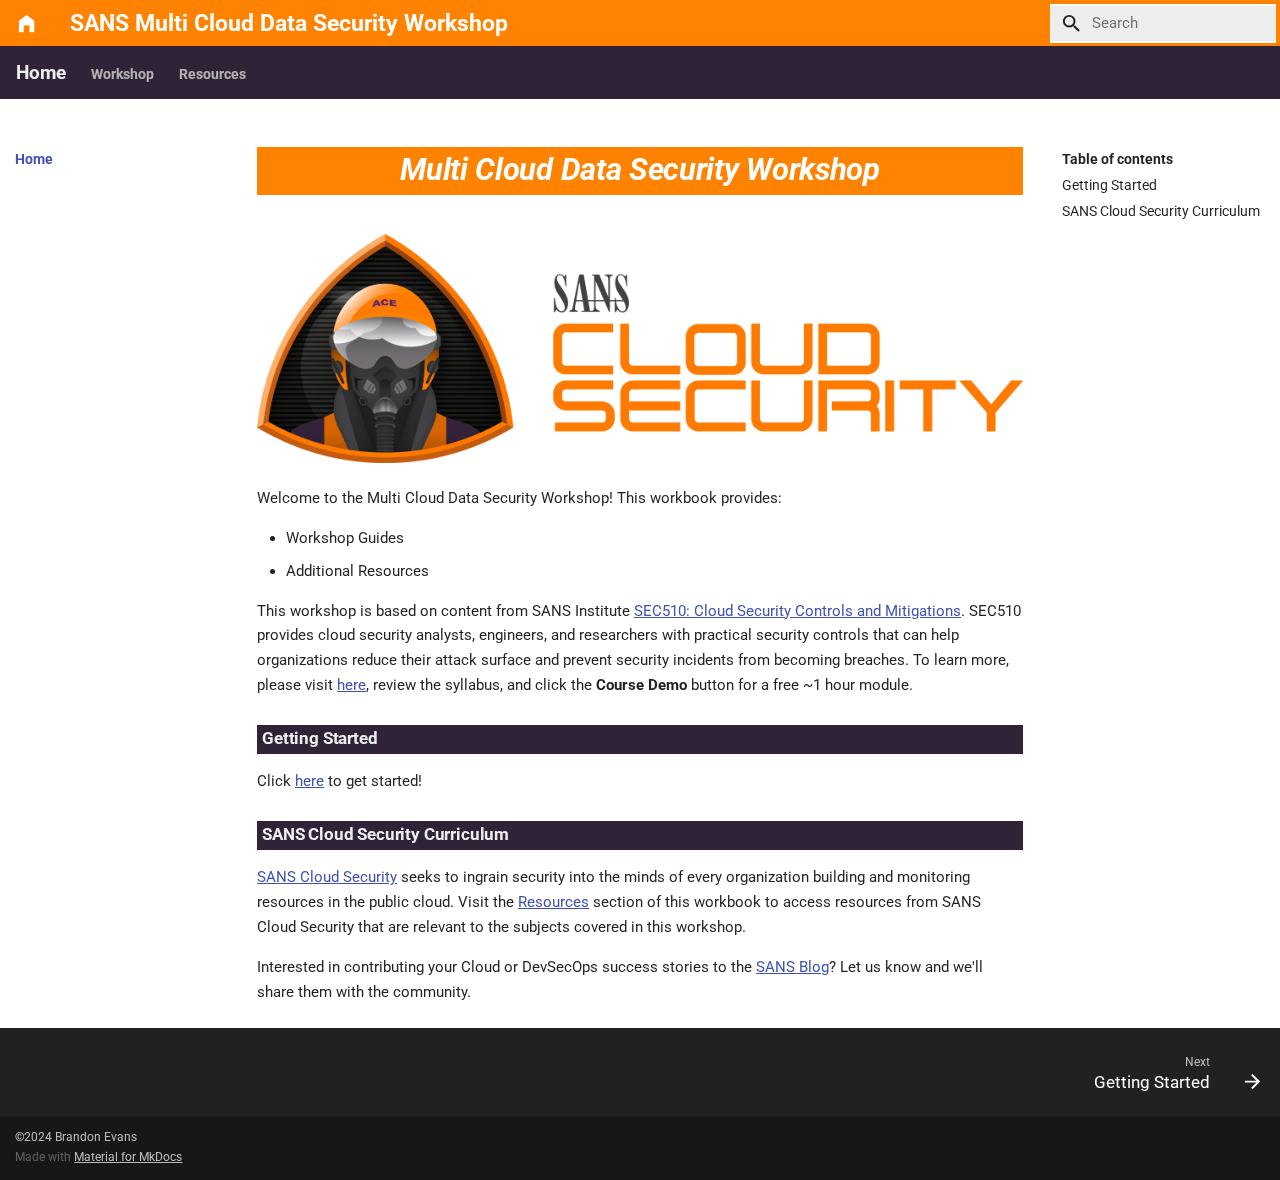
<file: index.html>
<!doctype html>
<html lang="en" class="no-js">
  <head>
    
      <meta charset="utf-8">
      <meta name="viewport" content="width=device-width,initial-scale=1">
      
        <meta name="description" content="SANS Multi Cloud Data Security Workshop">
      
      
        <meta name="author" content="Brandon Evans">
      
      
      <link rel="icon" href="img/favicon.ico">
      <meta name="generator" content="mkdocs-1.3.0, mkdocs-material-8.2.11">
    
    
      
        <title>SANS Multi Cloud Data Security Workshop</title>
      
    
    
      <link rel="stylesheet" href="assets/stylesheets/main.8c5ef100.min.css">
      
        
        <link rel="stylesheet" href="assets/stylesheets/palette.9647289d.min.css">
        
          
          
          <meta name="theme-color" content="#ffffff">
        
      
    
    
    
      
        
        
        <link rel="preconnect" href="https://fonts.gstatic.com" crossorigin>
        <link rel="stylesheet" href="https://fonts.googleapis.com/css?family=Roboto:300,300i,400,400i,700,700i%7CSource+Code+Pro:400,400i,700,700i&display=fallback">
        <style>:root{--md-text-font:"Roboto";--md-code-font:"Source Code Pro"}</style>
      
    
    
      <link rel="stylesheet" href="css/jquery.fancybox.min.css">
    
      <link rel="stylesheet" href="css/pdf.css">
    
      <link rel="stylesheet" href="css/html.css">
    
      <link rel="stylesheet" href="css/custom.css">
    
    <script>__md_scope=new URL(".",location),__md_get=(e,_=localStorage,t=__md_scope)=>JSON.parse(_.getItem(t.pathname+"."+e)),__md_set=(e,_,t=localStorage,a=__md_scope)=>{try{t.setItem(a.pathname+"."+e,JSON.stringify(_))}catch(e){}}</script>
    
      

    
    
  </head>
  
  
    
    
    
    
    
    <body dir="ltr" data-md-color-scheme="" data-md-color-primary="white" data-md-color-accent="indigo">
  
    
    
    <input class="md-toggle" data-md-toggle="drawer" type="checkbox" id="__drawer" autocomplete="off">
    <input class="md-toggle" data-md-toggle="search" type="checkbox" id="__search" autocomplete="off">
    <label class="md-overlay" for="__drawer"></label>
    <div data-md-component="skip">
      
        
        <a href="#multi-cloud-data-security-workshop" class="md-skip">
          Skip to content
        </a>
      
    </div>
    <div data-md-component="announce">
      
    </div>
    
    
      

<header class="md-header" data-md-component="header">
  <nav class="md-header__inner md-grid" aria-label="Header">
    <a href="." title="SANS Multi Cloud Data Security Workshop" class="md-header__button md-logo" aria-label="SANS Multi Cloud Data Security Workshop" data-md-component="logo">
      
  
  <svg xmlns="http://www.w3.org/2000/svg" viewBox="0 0 24 24"><path d="m12 3 8 6v12h-5v-7H9v7H4V9l8-6Z"/></svg>

    </a>
    <label class="md-header__button md-icon" for="__drawer">
      <svg xmlns="http://www.w3.org/2000/svg" viewBox="0 0 24 24"><path d="M3 6h18v2H3V6m0 5h18v2H3v-2m0 5h18v2H3v-2Z"/></svg>
    </label>
    <div class="md-header__title" data-md-component="header-title">
      <div class="md-header__ellipsis">
        <div class="md-header__topic">
          <span class="md-ellipsis">
            SANS Multi Cloud Data Security Workshop
          </span>
        </div>
        <div class="md-header__topic" data-md-component="header-topic">
          <span class="md-ellipsis">
            
              Home
            
          </span>
        </div>
      </div>
    </div>
    
    
    
      <label class="md-header__button md-icon" for="__search">
        <svg xmlns="http://www.w3.org/2000/svg" viewBox="0 0 24 24"><path d="M9.5 3A6.5 6.5 0 0 1 16 9.5c0 1.61-.59 3.09-1.56 4.23l.27.27h.79l5 5-1.5 1.5-5-5v-.79l-.27-.27A6.516 6.516 0 0 1 9.5 16 6.5 6.5 0 0 1 3 9.5 6.5 6.5 0 0 1 9.5 3m0 2C7 5 5 7 5 9.5S7 14 9.5 14 14 12 14 9.5 12 5 9.5 5Z"/></svg>
      </label>
      <div class="md-search" data-md-component="search" role="dialog">
  <label class="md-search__overlay" for="__search"></label>
  <div class="md-search__inner" role="search">
    <form class="md-search__form" name="search">
      <input type="text" class="md-search__input" name="query" aria-label="Search" placeholder="Search" autocapitalize="off" autocorrect="off" autocomplete="off" spellcheck="false" data-md-component="search-query" required>
      <label class="md-search__icon md-icon" for="__search">
        <svg xmlns="http://www.w3.org/2000/svg" viewBox="0 0 24 24"><path d="M9.5 3A6.5 6.5 0 0 1 16 9.5c0 1.61-.59 3.09-1.56 4.23l.27.27h.79l5 5-1.5 1.5-5-5v-.79l-.27-.27A6.516 6.516 0 0 1 9.5 16 6.5 6.5 0 0 1 3 9.5 6.5 6.5 0 0 1 9.5 3m0 2C7 5 5 7 5 9.5S7 14 9.5 14 14 12 14 9.5 12 5 9.5 5Z"/></svg>
        <svg xmlns="http://www.w3.org/2000/svg" viewBox="0 0 24 24"><path d="M20 11v2H8l5.5 5.5-1.42 1.42L4.16 12l7.92-7.92L13.5 5.5 8 11h12Z"/></svg>
      </label>
      <nav class="md-search__options" aria-label="Search">
        
        <button type="reset" class="md-search__icon md-icon" aria-label="Clear" tabindex="-1">
          <svg xmlns="http://www.w3.org/2000/svg" viewBox="0 0 24 24"><path d="M19 6.41 17.59 5 12 10.59 6.41 5 5 6.41 10.59 12 5 17.59 6.41 19 12 13.41 17.59 19 19 17.59 13.41 12 19 6.41Z"/></svg>
        </button>
      </nav>
      
    </form>
    <div class="md-search__output">
      <div class="md-search__scrollwrap" data-md-scrollfix>
        <div class="md-search-result" data-md-component="search-result">
          <div class="md-search-result__meta">
            Initializing search
          </div>
          <ol class="md-search-result__list"></ol>
        </div>
      </div>
    </div>
  </div>
</div>
    
    
  </nav>
  
</header>
    
    <div class="md-container" data-md-component="container">
      
      
        
          
            
<nav class="md-tabs" aria-label="Tabs" data-md-component="tabs">
  <div class="md-tabs__inner md-grid">
    <ul class="md-tabs__list">
      
        
  
  
    
  


  <li class="md-tabs__item">
    <a href="." class="md-tabs__link md-tabs__link--active">
      Home
    </a>
  </li>

      
        
  
  


  
  
  
    <li class="md-tabs__item">
      <a href="workshop/" class="md-tabs__link">
        Workshop
      </a>
    </li>
  

      
        
  
  


  <li class="md-tabs__item">
    <a href="resources/" class="md-tabs__link">
      Resources
    </a>
  </li>

      
    </ul>
  </div>
</nav>
          
        
      
      <main class="md-main" data-md-component="main">
        <div class="md-main__inner md-grid">
          
            
              
              <div class="md-sidebar md-sidebar--primary" data-md-component="sidebar" data-md-type="navigation" >
                <div class="md-sidebar__scrollwrap">
                  <div class="md-sidebar__inner">
                    

  


<nav class="md-nav md-nav--primary md-nav--lifted" aria-label="Navigation" data-md-level="0">
  <label class="md-nav__title" for="__drawer">
    <a href="." title="SANS Multi Cloud Data Security Workshop" class="md-nav__button md-logo" aria-label="SANS Multi Cloud Data Security Workshop" data-md-component="logo">
      
  
  <svg xmlns="http://www.w3.org/2000/svg" viewBox="0 0 24 24"><path d="m12 3 8 6v12h-5v-7H9v7H4V9l8-6Z"/></svg>

    </a>
    SANS Multi Cloud Data Security Workshop
  </label>
  
  <ul class="md-nav__list" data-md-scrollfix>
    
      
      
      

  
  
    
  
  
    <li class="md-nav__item md-nav__item--active">
      
      <input class="md-nav__toggle md-toggle" data-md-toggle="toc" type="checkbox" id="__toc">
      
      
        
      
      
        <label class="md-nav__link md-nav__link--active" for="__toc">
          Home
          <span class="md-nav__icon md-icon"></span>
        </label>
      
      <a href="." class="md-nav__link md-nav__link--active">
        Home
      </a>
      
        

<nav class="md-nav md-nav--secondary" aria-label="Table of contents">
  
  
  
    
  
  
    <label class="md-nav__title" for="__toc">
      <span class="md-nav__icon md-icon"></span>
      Table of contents
    </label>
    <ul class="md-nav__list" data-md-component="toc" data-md-scrollfix>
      
        <li class="md-nav__item">
  <a href="#getting-started" class="md-nav__link">
    Getting Started
  </a>
  
</li>
      
        <li class="md-nav__item">
  <a href="#sans-cloud-security-curriculum" class="md-nav__link">
    SANS Cloud Security Curriculum
  </a>
  
</li>
      
    </ul>
  
</nav>
      
    </li>
  

    
      
      
      

  
  
  
    
    <li class="md-nav__item md-nav__item--nested">
      
      
        <input class="md-nav__toggle md-toggle" data-md-toggle="__nav_2" type="checkbox" id="__nav_2" >
      
      
      
        
          
            
          
        
          
            
          
        
          
            
          
        
          
            
          
        
      
      
        
        
        <div class="md-nav__link md-nav__link--index ">
          <a href="workshop/">Workshop</a>
          
            <label for="__nav_2">
              <span class="md-nav__icon md-icon"></span>
            </label>
          
        </div>
      
      <nav class="md-nav" aria-label="Workshop" data-md-level="1">
        <label class="md-nav__title" for="__nav_2">
          <span class="md-nav__icon md-icon"></span>
          Workshop
        </label>
        <ul class="md-nav__list" data-md-scrollfix>
          
            
          
            
              
  
  
  
    <li class="md-nav__item">
      <a href="workshop/aws/" class="md-nav__link">
        AWS
      </a>
    </li>
  

            
          
            
              
  
  
  
    <li class="md-nav__item">
      <a href="workshop/azure/" class="md-nav__link">
        Azure
      </a>
    </li>
  

            
          
            
              
  
  
  
    <li class="md-nav__item">
      <a href="workshop/google/" class="md-nav__link">
        Google Cloud
      </a>
    </li>
  

            
          
        </ul>
      </nav>
    </li>
  

    
      
      
      

  
  
  
    <li class="md-nav__item">
      <a href="resources/" class="md-nav__link">
        Resources
      </a>
    </li>
  

    
  </ul>
</nav>
                  </div>
                </div>
              </div>
            
            
              
              <div class="md-sidebar md-sidebar--secondary" data-md-component="sidebar" data-md-type="toc" >
                <div class="md-sidebar__scrollwrap">
                  <div class="md-sidebar__inner">
                    

<nav class="md-nav md-nav--secondary" aria-label="Table of contents">
  
  
  
    
  
  
    <label class="md-nav__title" for="__toc">
      <span class="md-nav__icon md-icon"></span>
      Table of contents
    </label>
    <ul class="md-nav__list" data-md-component="toc" data-md-scrollfix>
      
        <li class="md-nav__item">
  <a href="#getting-started" class="md-nav__link">
    Getting Started
  </a>
  
</li>
      
        <li class="md-nav__item">
  <a href="#sans-cloud-security-curriculum" class="md-nav__link">
    SANS Cloud Security Curriculum
  </a>
  
</li>
      
    </ul>
  
</nav>
                  </div>
                </div>
              </div>
            
          
          <div class="md-content" data-md-component="content">
            <article class="md-content__inner md-typeset">
              
                


<h1 id="multi-cloud-data-security-workshop">Multi Cloud Data Security Workshop</h1>
<p><center><a href="https://www.sans.org/cloud-security" rel="noopener" target="_blank"><img alt="SANS Cloud Security" src="img/logo.png" /></a></center></p>
<p>Welcome to the Multi Cloud Data Security Workshop! This workbook provides:</p>
<ul>
<li>Workshop Guides</li>
<li>Additional Resources</li>
</ul>
<p>This workshop is based on content from SANS Institute <a href="https://www.sans.org/cyber-security-courses/cloud-security-controls-mitigations/">SEC510: Cloud Security Controls and Mitigations</a>. SEC510 provides cloud security analysts, engineers, and researchers with practical security controls that can help organizations reduce their attack surface and prevent security incidents from becoming breaches. To learn more, please visit <a href="https://www.sans.org/cyber-security-courses/cloud-security-controls-mitigations/">here</a>, review the syllabus, and click the <strong>Course Demo</strong> button for a free ~1 hour module.</p>
<h2 id="getting-started">Getting Started</h2>
<p>Click <a href="workshop/">here</a> to get started!</p>
<h2 id="sans-cloud-security-curriculum">SANS Cloud Security Curriculum</h2>
<p><a href="https://www.sans.org/cloud-security" rel="noopener" target="_blank">SANS Cloud Security</a> seeks to ingrain security into the minds of every organization building and monitoring resources in the public cloud. Visit the <a href="resources/">Resources</a> section of this workbook to access resources from SANS Cloud Security that are relevant to the subjects covered in this workshop.</p>
<p>Interested in contributing your Cloud or DevSecOps success stories to the <a href="https://www.sans.org/blog/" rel="noopener" target="_blank">SANS Blog</a>? Let us know and we'll share them with the community.</p>

              
            </article>
          </div>
        </div>
        
      </main>
      
        <footer class="md-footer">
  
    <nav class="md-footer__inner md-grid" aria-label="Footer">
      
      
        
        <a href="workshop/" class="md-footer__link md-footer__link--next" aria-label="Next: Getting Started" rel="next">
          <div class="md-footer__title">
            <div class="md-ellipsis">
              <span class="md-footer__direction">
                Next
              </span>
              Getting Started
            </div>
          </div>
          <div class="md-footer__button md-icon">
            <svg xmlns="http://www.w3.org/2000/svg" viewBox="0 0 24 24"><path d="M4 11v2h12l-5.5 5.5 1.42 1.42L19.84 12l-7.92-7.92L10.5 5.5 16 11H4Z"/></svg>
          </div>
        </a>
      
    </nav>
  
  <div class="md-footer-meta md-typeset">
    <div class="md-footer-meta__inner md-grid">
      <div class="md-copyright">
  
    <div class="md-copyright__highlight">
      ©2024 Brandon Evans
    </div>
  
  
    Made with
    <a href="https://squidfunk.github.io/mkdocs-material/" target="_blank" rel="noopener">
      Material for MkDocs
    </a>
  
</div>
      
    </div>
  </div>
</footer>
      
    </div>
    <div class="md-dialog" data-md-component="dialog">
      <div class="md-dialog__inner md-typeset"></div>
    </div>
    <script id="__config" type="application/json">{"base": ".", "features": ["navigation.instant", "navigation.tabs", "navigation.indexes", "content.code.annotate"], "search": "assets/javascripts/workers/search.2a1c317c.min.js", "translations": {"clipboard.copied": "Copied to clipboard", "clipboard.copy": "Copy to clipboard", "search.config.lang": "en", "search.config.pipeline": "trimmer, stopWordFilter", "search.config.separator": "[\\s\\-]+", "search.placeholder": "Search", "search.result.more.one": "1 more on this page", "search.result.more.other": "# more on this page", "search.result.none": "No matching documents", "search.result.one": "1 matching document", "search.result.other": "# matching documents", "search.result.placeholder": "Type to start searching", "search.result.term.missing": "Missing", "select.version.title": "Select version"}}</script>
    
    
      <script src="assets/javascripts/bundle.748e2769.min.js"></script>
      
        <script src="js/jquery.min.js"></script>
      
        <script src="js/jquery.fancybox.min.js"></script>
      
        <script src="js/workbook.js"></script>
      
        <script src="js/custom.js"></script>
      
    
  </body>
</html>
</file>
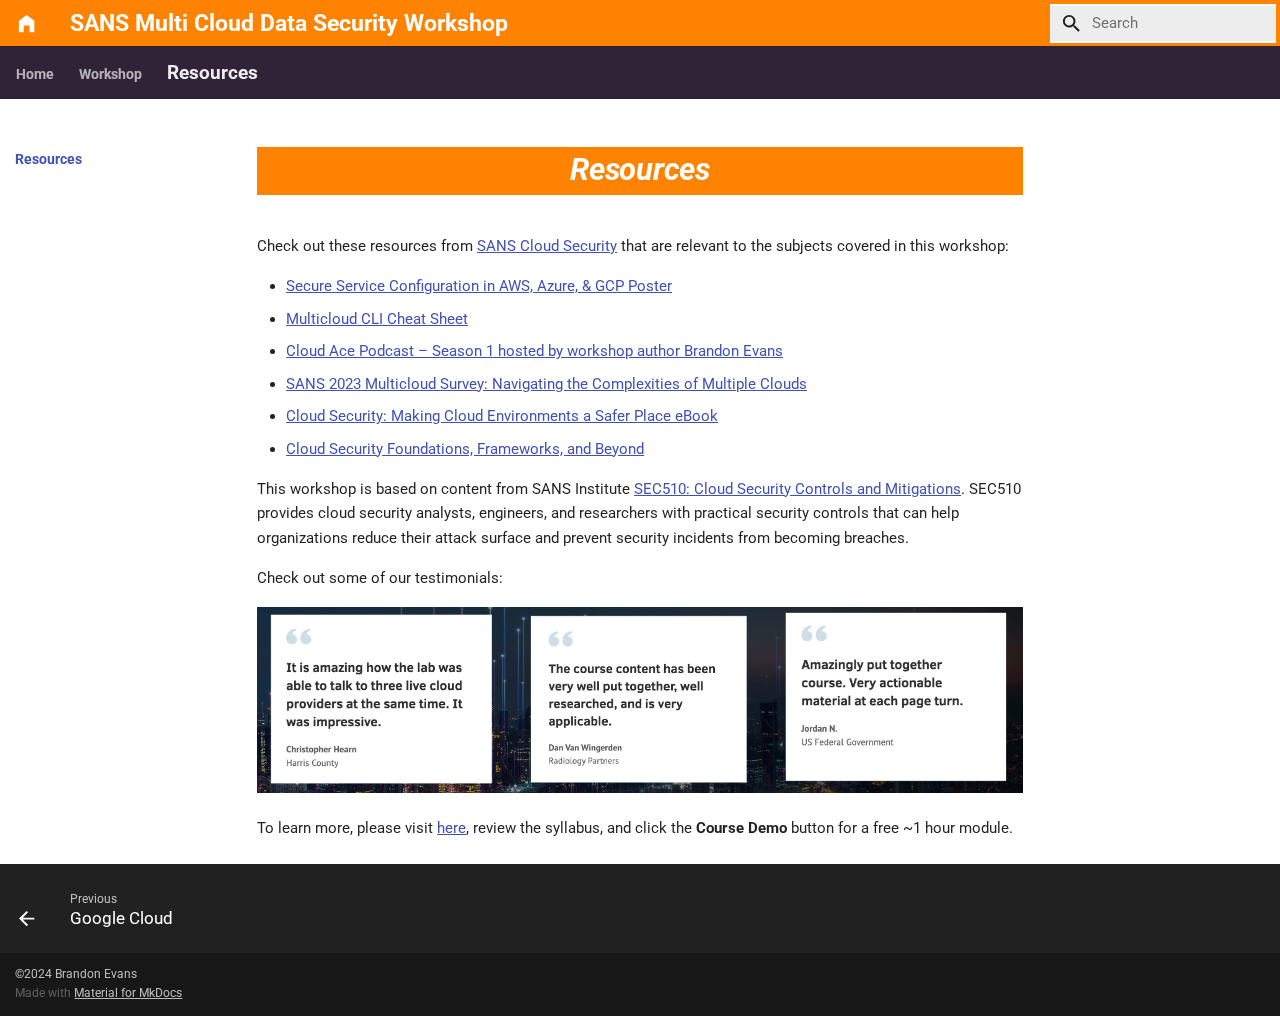
<file: resources/index.html>
<!doctype html>
<html lang="en" class="no-js">
  <head>
    
      <meta charset="utf-8">
      <meta name="viewport" content="width=device-width,initial-scale=1">
      
        <meta name="description" content="SANS Multi Cloud Data Security Workshop">
      
      
        <meta name="author" content="Brandon Evans">
      
      
      <link rel="icon" href="../img/favicon.ico">
      <meta name="generator" content="mkdocs-1.3.0, mkdocs-material-8.2.11">
    
    
      
        <title>Resources - SANS Multi Cloud Data Security Workshop</title>
      
    
    
      <link rel="stylesheet" href="../assets/stylesheets/main.8c5ef100.min.css">
      
        
        <link rel="stylesheet" href="../assets/stylesheets/palette.9647289d.min.css">
        
          
          
          <meta name="theme-color" content="#ffffff">
        
      
    
    
    
      
        
        
        <link rel="preconnect" href="https://fonts.gstatic.com" crossorigin>
        <link rel="stylesheet" href="https://fonts.googleapis.com/css?family=Roboto:300,300i,400,400i,700,700i%7CSource+Code+Pro:400,400i,700,700i&display=fallback">
        <style>:root{--md-text-font:"Roboto";--md-code-font:"Source Code Pro"}</style>
      
    
    
      <link rel="stylesheet" href="../css/jquery.fancybox.min.css">
    
      <link rel="stylesheet" href="../css/pdf.css">
    
      <link rel="stylesheet" href="../css/html.css">
    
      <link rel="stylesheet" href="../css/custom.css">
    
    <script>__md_scope=new URL("..",location),__md_get=(e,_=localStorage,t=__md_scope)=>JSON.parse(_.getItem(t.pathname+"."+e)),__md_set=(e,_,t=localStorage,a=__md_scope)=>{try{t.setItem(a.pathname+"."+e,JSON.stringify(_))}catch(e){}}</script>
    
      

    
    
  </head>
  
  
    
    
    
    
    
    <body dir="ltr" data-md-color-scheme="" data-md-color-primary="white" data-md-color-accent="indigo">
  
    
    
    <input class="md-toggle" data-md-toggle="drawer" type="checkbox" id="__drawer" autocomplete="off">
    <input class="md-toggle" data-md-toggle="search" type="checkbox" id="__search" autocomplete="off">
    <label class="md-overlay" for="__drawer"></label>
    <div data-md-component="skip">
      
        
        <a href="#resources" class="md-skip">
          Skip to content
        </a>
      
    </div>
    <div data-md-component="announce">
      
    </div>
    
    
      

<header class="md-header" data-md-component="header">
  <nav class="md-header__inner md-grid" aria-label="Header">
    <a href=".." title="SANS Multi Cloud Data Security Workshop" class="md-header__button md-logo" aria-label="SANS Multi Cloud Data Security Workshop" data-md-component="logo">
      
  
  <svg xmlns="http://www.w3.org/2000/svg" viewBox="0 0 24 24"><path d="m12 3 8 6v12h-5v-7H9v7H4V9l8-6Z"/></svg>

    </a>
    <label class="md-header__button md-icon" for="__drawer">
      <svg xmlns="http://www.w3.org/2000/svg" viewBox="0 0 24 24"><path d="M3 6h18v2H3V6m0 5h18v2H3v-2m0 5h18v2H3v-2Z"/></svg>
    </label>
    <div class="md-header__title" data-md-component="header-title">
      <div class="md-header__ellipsis">
        <div class="md-header__topic">
          <span class="md-ellipsis">
            SANS Multi Cloud Data Security Workshop
          </span>
        </div>
        <div class="md-header__topic" data-md-component="header-topic">
          <span class="md-ellipsis">
            
              Resources
            
          </span>
        </div>
      </div>
    </div>
    
    
    
      <label class="md-header__button md-icon" for="__search">
        <svg xmlns="http://www.w3.org/2000/svg" viewBox="0 0 24 24"><path d="M9.5 3A6.5 6.5 0 0 1 16 9.5c0 1.61-.59 3.09-1.56 4.23l.27.27h.79l5 5-1.5 1.5-5-5v-.79l-.27-.27A6.516 6.516 0 0 1 9.5 16 6.5 6.5 0 0 1 3 9.5 6.5 6.5 0 0 1 9.5 3m0 2C7 5 5 7 5 9.5S7 14 9.5 14 14 12 14 9.5 12 5 9.5 5Z"/></svg>
      </label>
      <div class="md-search" data-md-component="search" role="dialog">
  <label class="md-search__overlay" for="__search"></label>
  <div class="md-search__inner" role="search">
    <form class="md-search__form" name="search">
      <input type="text" class="md-search__input" name="query" aria-label="Search" placeholder="Search" autocapitalize="off" autocorrect="off" autocomplete="off" spellcheck="false" data-md-component="search-query" required>
      <label class="md-search__icon md-icon" for="__search">
        <svg xmlns="http://www.w3.org/2000/svg" viewBox="0 0 24 24"><path d="M9.5 3A6.5 6.5 0 0 1 16 9.5c0 1.61-.59 3.09-1.56 4.23l.27.27h.79l5 5-1.5 1.5-5-5v-.79l-.27-.27A6.516 6.516 0 0 1 9.5 16 6.5 6.5 0 0 1 3 9.5 6.5 6.5 0 0 1 9.5 3m0 2C7 5 5 7 5 9.5S7 14 9.5 14 14 12 14 9.5 12 5 9.5 5Z"/></svg>
        <svg xmlns="http://www.w3.org/2000/svg" viewBox="0 0 24 24"><path d="M20 11v2H8l5.5 5.5-1.42 1.42L4.16 12l7.92-7.92L13.5 5.5 8 11h12Z"/></svg>
      </label>
      <nav class="md-search__options" aria-label="Search">
        
        <button type="reset" class="md-search__icon md-icon" aria-label="Clear" tabindex="-1">
          <svg xmlns="http://www.w3.org/2000/svg" viewBox="0 0 24 24"><path d="M19 6.41 17.59 5 12 10.59 6.41 5 5 6.41 10.59 12 5 17.59 6.41 19 12 13.41 17.59 19 19 17.59 13.41 12 19 6.41Z"/></svg>
        </button>
      </nav>
      
    </form>
    <div class="md-search__output">
      <div class="md-search__scrollwrap" data-md-scrollfix>
        <div class="md-search-result" data-md-component="search-result">
          <div class="md-search-result__meta">
            Initializing search
          </div>
          <ol class="md-search-result__list"></ol>
        </div>
      </div>
    </div>
  </div>
</div>
    
    
  </nav>
  
</header>
    
    <div class="md-container" data-md-component="container">
      
      
        
          
            
<nav class="md-tabs" aria-label="Tabs" data-md-component="tabs">
  <div class="md-tabs__inner md-grid">
    <ul class="md-tabs__list">
      
        
  
  


  <li class="md-tabs__item">
    <a href=".." class="md-tabs__link">
      Home
    </a>
  </li>

      
        
  
  


  
  
  
    <li class="md-tabs__item">
      <a href="../workshop/" class="md-tabs__link">
        Workshop
      </a>
    </li>
  

      
        
  
  
    
  


  <li class="md-tabs__item">
    <a href="./" class="md-tabs__link md-tabs__link--active">
      Resources
    </a>
  </li>

      
    </ul>
  </div>
</nav>
          
        
      
      <main class="md-main" data-md-component="main">
        <div class="md-main__inner md-grid">
          
            
              
              <div class="md-sidebar md-sidebar--primary" data-md-component="sidebar" data-md-type="navigation" >
                <div class="md-sidebar__scrollwrap">
                  <div class="md-sidebar__inner">
                    

  


<nav class="md-nav md-nav--primary md-nav--lifted" aria-label="Navigation" data-md-level="0">
  <label class="md-nav__title" for="__drawer">
    <a href=".." title="SANS Multi Cloud Data Security Workshop" class="md-nav__button md-logo" aria-label="SANS Multi Cloud Data Security Workshop" data-md-component="logo">
      
  
  <svg xmlns="http://www.w3.org/2000/svg" viewBox="0 0 24 24"><path d="m12 3 8 6v12h-5v-7H9v7H4V9l8-6Z"/></svg>

    </a>
    SANS Multi Cloud Data Security Workshop
  </label>
  
  <ul class="md-nav__list" data-md-scrollfix>
    
      
      
      

  
  
  
    <li class="md-nav__item">
      <a href=".." class="md-nav__link">
        Home
      </a>
    </li>
  

    
      
      
      

  
  
  
    
    <li class="md-nav__item md-nav__item--nested">
      
      
        <input class="md-nav__toggle md-toggle" data-md-toggle="__nav_2" type="checkbox" id="__nav_2" >
      
      
      
        
          
            
          
        
          
            
          
        
          
            
          
        
          
            
          
        
      
      
        
        
        <div class="md-nav__link md-nav__link--index ">
          <a href="../workshop/">Workshop</a>
          
            <label for="__nav_2">
              <span class="md-nav__icon md-icon"></span>
            </label>
          
        </div>
      
      <nav class="md-nav" aria-label="Workshop" data-md-level="1">
        <label class="md-nav__title" for="__nav_2">
          <span class="md-nav__icon md-icon"></span>
          Workshop
        </label>
        <ul class="md-nav__list" data-md-scrollfix>
          
            
          
            
              
  
  
  
    <li class="md-nav__item">
      <a href="../workshop/aws/" class="md-nav__link">
        AWS
      </a>
    </li>
  

            
          
            
              
  
  
  
    <li class="md-nav__item">
      <a href="../workshop/azure/" class="md-nav__link">
        Azure
      </a>
    </li>
  

            
          
            
              
  
  
  
    <li class="md-nav__item">
      <a href="../workshop/google/" class="md-nav__link">
        Google Cloud
      </a>
    </li>
  

            
          
        </ul>
      </nav>
    </li>
  

    
      
      
      

  
  
    
  
  
    <li class="md-nav__item md-nav__item--active">
      
      <input class="md-nav__toggle md-toggle" data-md-toggle="toc" type="checkbox" id="__toc">
      
      
        
      
      
      <a href="./" class="md-nav__link md-nav__link--active">
        Resources
      </a>
      
    </li>
  

    
  </ul>
</nav>
                  </div>
                </div>
              </div>
            
            
              
              <div class="md-sidebar md-sidebar--secondary" data-md-component="sidebar" data-md-type="toc" >
                <div class="md-sidebar__scrollwrap">
                  <div class="md-sidebar__inner">
                    

<nav class="md-nav md-nav--secondary" aria-label="Table of contents">
  
  
  
    
  
  
</nav>
                  </div>
                </div>
              </div>
            
          
          <div class="md-content" data-md-component="content">
            <article class="md-content__inner md-typeset">
              
                


<h1 id="resources">Resources</h1>
<p>Check out these resources from <a href="https://www.sans.org/cloud-security/">SANS Cloud Security</a> that are relevant to the subjects covered in this workshop:</p>
<ul>
<li><a href="https://www.sans.org/posters/secure-service-configuration-in-aws-azure-gcp/" rel="noopener" target="_blank">Secure Service Configuration in AWS, Azure, &amp; GCP Poster</a></li>
<li><a href="https://www.sans.org/posters/multicloud-cheat-sheet/" rel="noopener" target="_blank">Multicloud CLI Cheat Sheet</a></li>
<li><a href="https://www.sans.org/podcasts/cloud-ace/" rel="noopener" target="_blank">Cloud Ace Podcast – Season 1 hosted by workshop author Brandon Evans</a></li>
<li><a href="https://www.sans.org/blog/sans-2023-multicloud-survey-navigating-the-complexities-of-multiple-clouds/" rel="noopener" target="_blank">SANS 2023 Multicloud Survey: Navigating the Complexities of Multiple Clouds
</a></li>
<li><a href="https://www.sans.org/white-papers/cloud-security-making-cloud-environments-safer-place/" rel="noopener" target="_blank">Cloud Security: Making Cloud Environments a Safer Place eBook</a></li>
<li><a href="https://www.sans.org/white-papers/cloud-security-foundations-frameworks-beyond/" rel="noopener" target="_blank">Cloud Security Foundations, Frameworks, and Beyond</a></li>
</ul>
<p>This workshop is based on content from SANS Institute <a href="https://www.sans.org/cyber-security-courses/cloud-security-controls-mitigations/">SEC510: Cloud Security Controls and Mitigations</a>. SEC510 provides cloud security analysts, engineers, and researchers with practical security controls that can help organizations reduce their attack surface and prevent security incidents from becoming breaches.</p>
<p>Check out some of our testimonials:</p>
<p><img alt="" src="../img/testimonials.png" /></p>
<p>To learn more, please visit <a href="https://www.sans.org/cyber-security-courses/cloud-security-controls-mitigations/">here</a>, review the syllabus, and click the <strong>Course Demo</strong> button for a free ~1 hour module.</p>

              
            </article>
          </div>
        </div>
        
      </main>
      
        <footer class="md-footer">
  
    <nav class="md-footer__inner md-grid" aria-label="Footer">
      
        
        <a href="../workshop/google/" class="md-footer__link md-footer__link--prev" aria-label="Previous: Google Cloud" rel="prev">
          <div class="md-footer__button md-icon">
            <svg xmlns="http://www.w3.org/2000/svg" viewBox="0 0 24 24"><path d="M20 11v2H8l5.5 5.5-1.42 1.42L4.16 12l7.92-7.92L13.5 5.5 8 11h12Z"/></svg>
          </div>
          <div class="md-footer__title">
            <div class="md-ellipsis">
              <span class="md-footer__direction">
                Previous
              </span>
              Google Cloud
            </div>
          </div>
        </a>
      
      
    </nav>
  
  <div class="md-footer-meta md-typeset">
    <div class="md-footer-meta__inner md-grid">
      <div class="md-copyright">
  
    <div class="md-copyright__highlight">
      ©2024 Brandon Evans
    </div>
  
  
    Made with
    <a href="https://squidfunk.github.io/mkdocs-material/" target="_blank" rel="noopener">
      Material for MkDocs
    </a>
  
</div>
      
    </div>
  </div>
</footer>
      
    </div>
    <div class="md-dialog" data-md-component="dialog">
      <div class="md-dialog__inner md-typeset"></div>
    </div>
    <script id="__config" type="application/json">{"base": "..", "features": ["navigation.instant", "navigation.tabs", "navigation.indexes", "content.code.annotate"], "search": "../assets/javascripts/workers/search.2a1c317c.min.js", "translations": {"clipboard.copied": "Copied to clipboard", "clipboard.copy": "Copy to clipboard", "search.config.lang": "en", "search.config.pipeline": "trimmer, stopWordFilter", "search.config.separator": "[\\s\\-]+", "search.placeholder": "Search", "search.result.more.one": "1 more on this page", "search.result.more.other": "# more on this page", "search.result.none": "No matching documents", "search.result.one": "1 matching document", "search.result.other": "# matching documents", "search.result.placeholder": "Type to start searching", "search.result.term.missing": "Missing", "select.version.title": "Select version"}}</script>
    
    
      <script src="../assets/javascripts/bundle.748e2769.min.js"></script>
      
        <script src="../js/jquery.min.js"></script>
      
        <script src="../js/jquery.fancybox.min.js"></script>
      
        <script src="../js/workbook.js"></script>
      
        <script src="../js/custom.js"></script>
      
    
  </body>
</html>
</file>
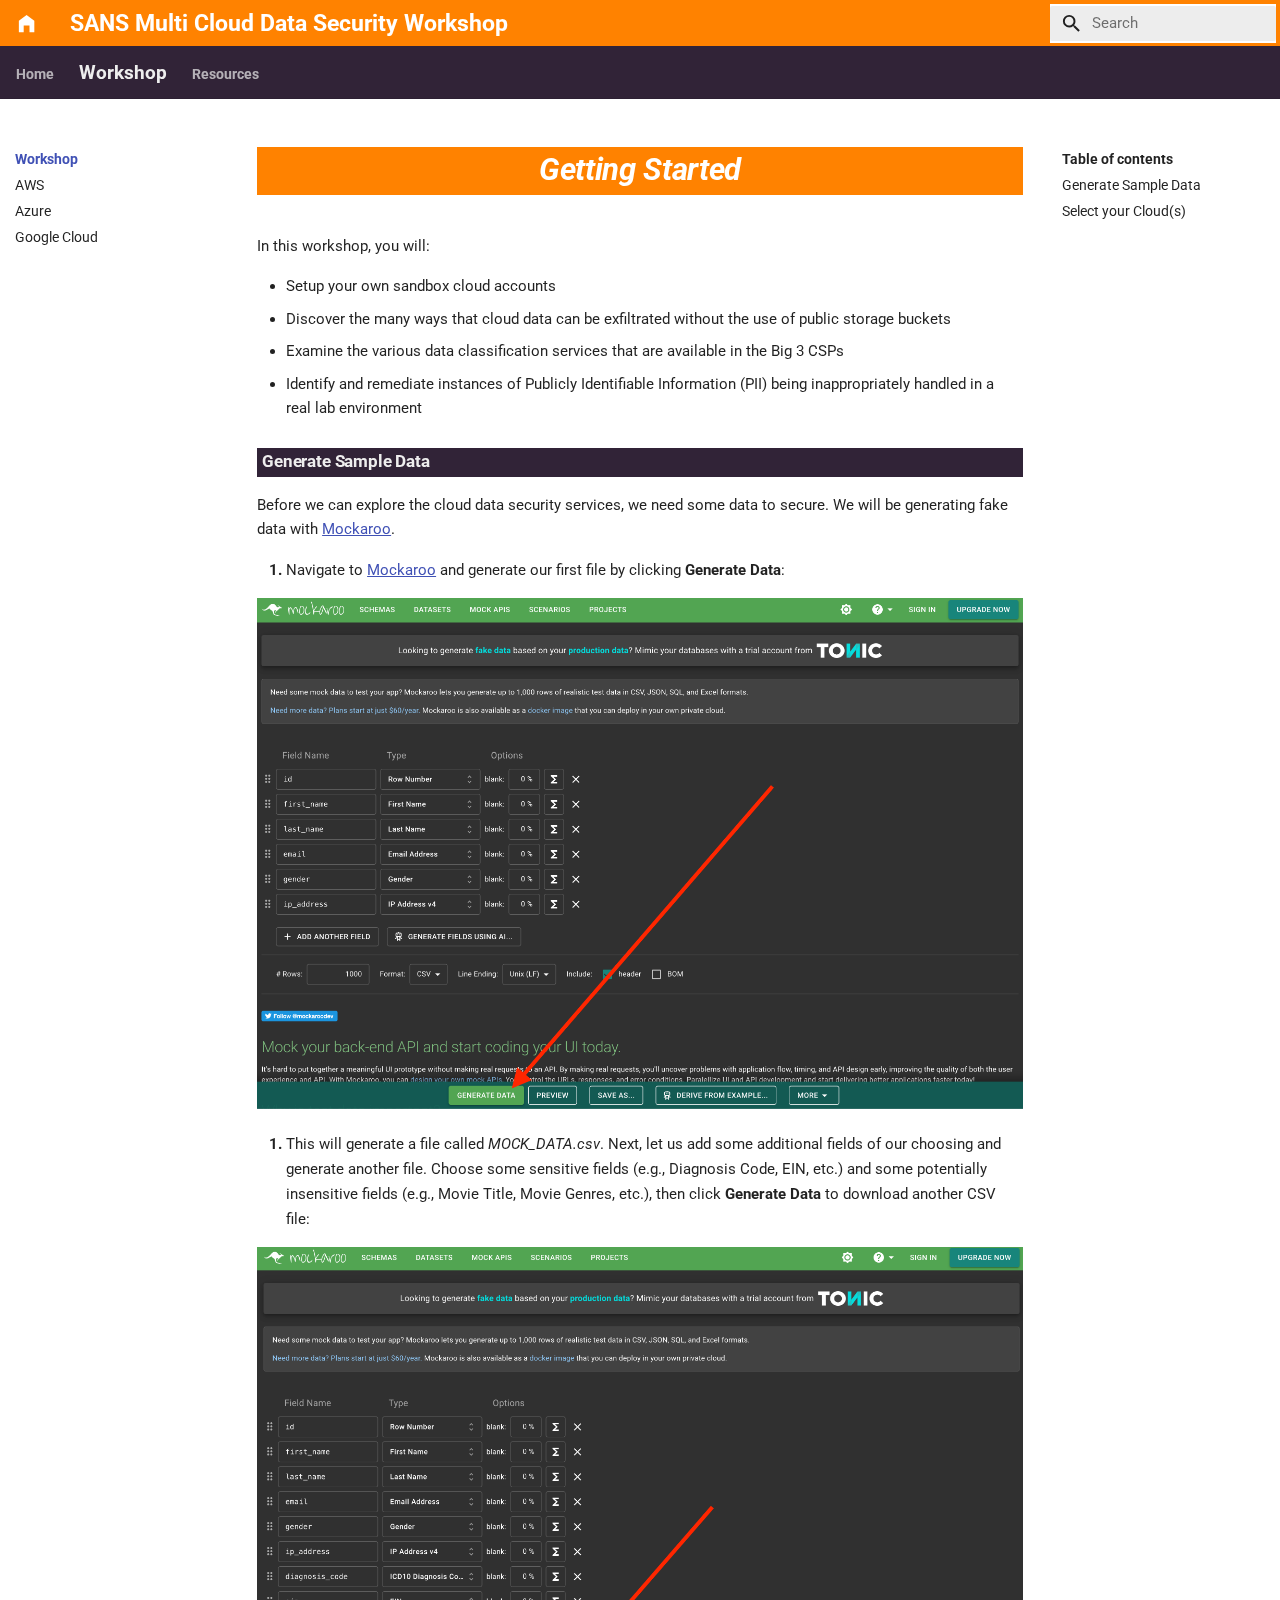
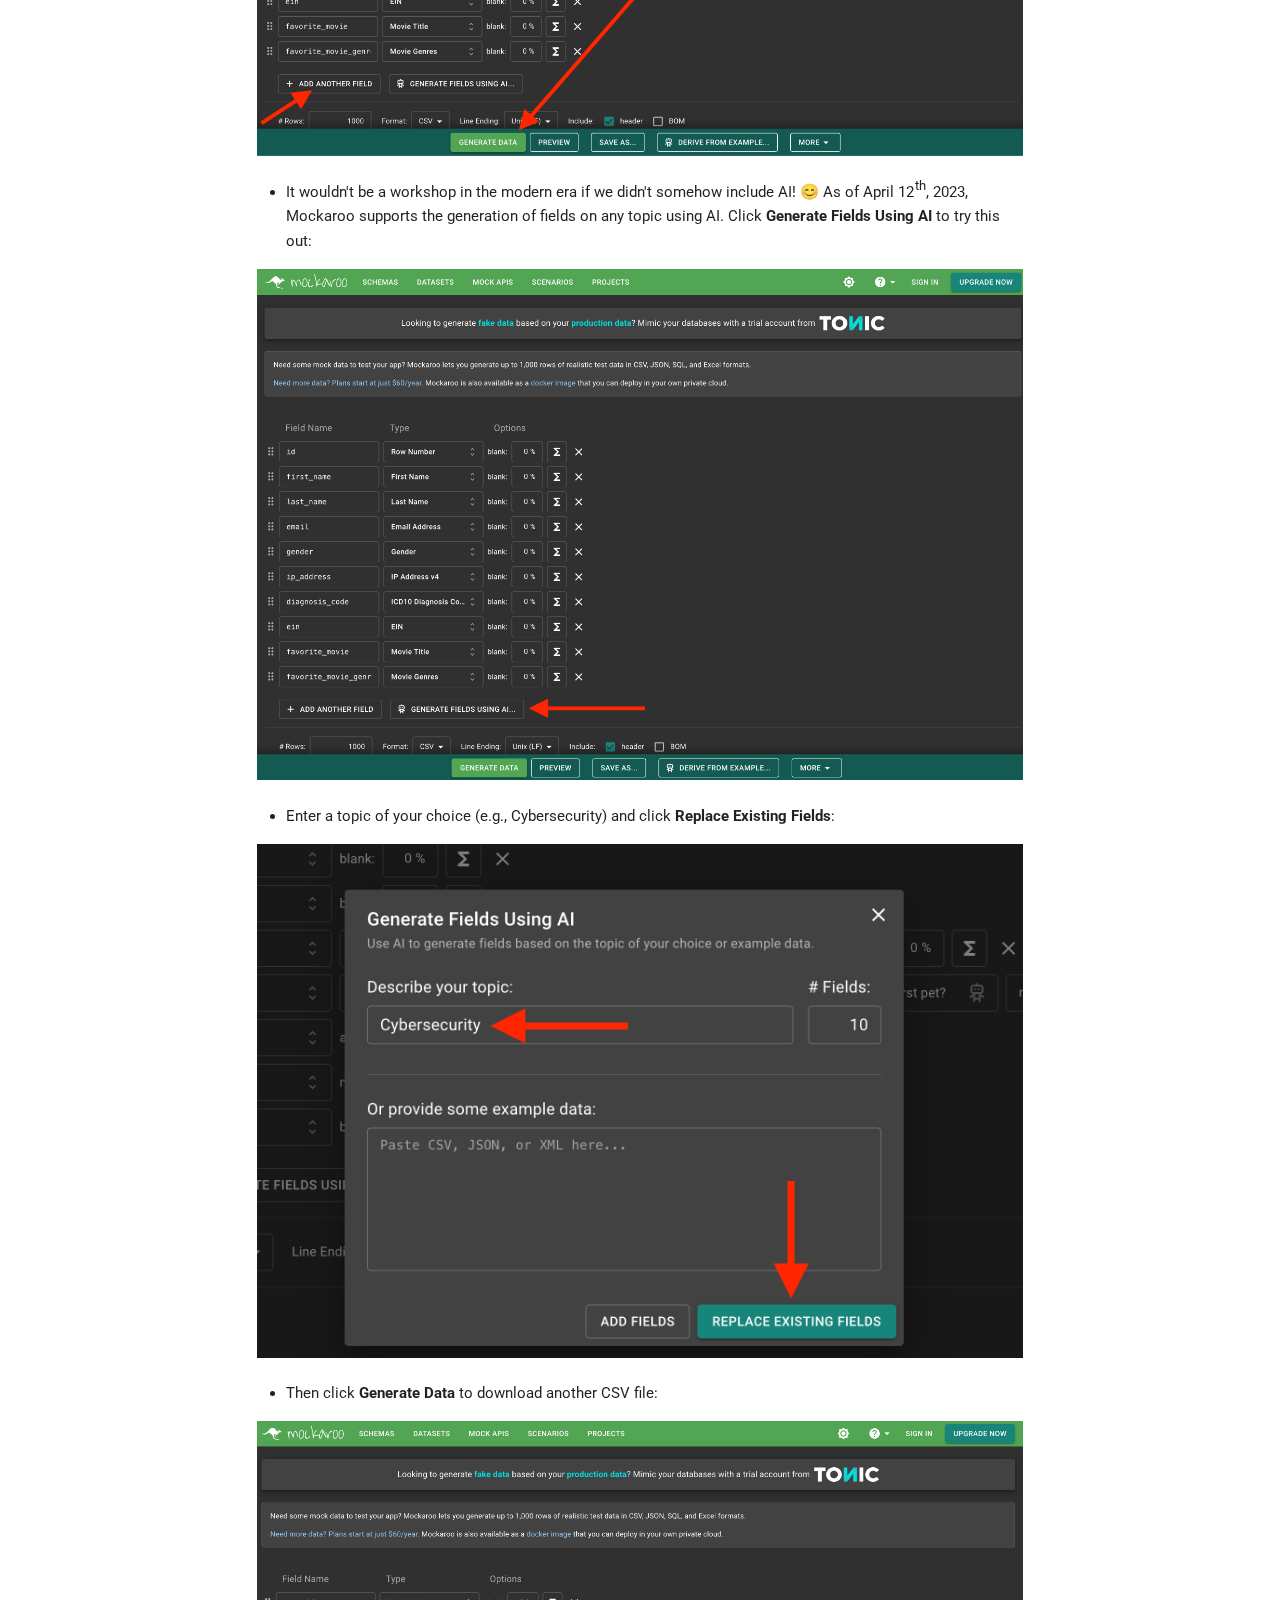
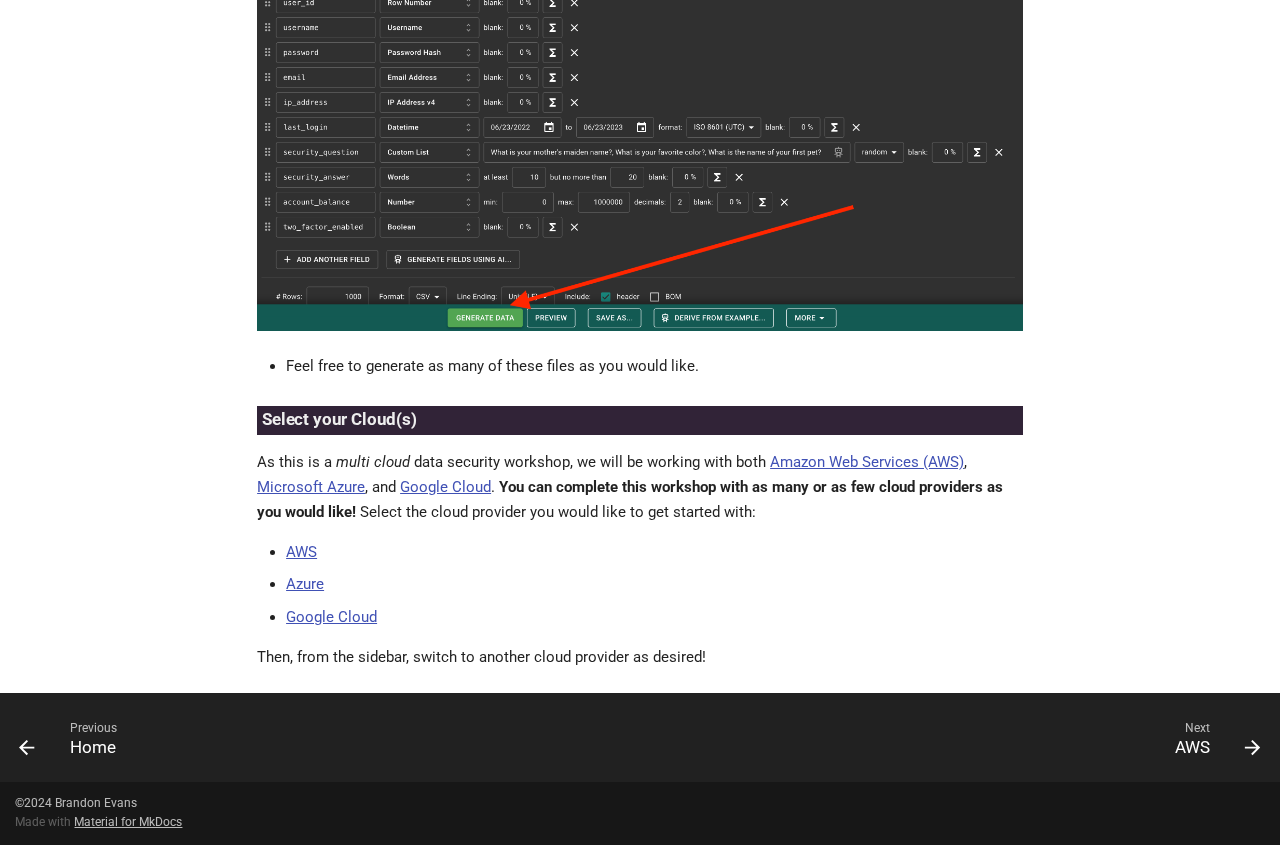
<file: workshop/index.html>
<!doctype html>
<html lang="en" class="no-js">
  <head>
    
      <meta charset="utf-8">
      <meta name="viewport" content="width=device-width,initial-scale=1">
      
        <meta name="description" content="SANS Multi Cloud Data Security Workshop">
      
      
        <meta name="author" content="Brandon Evans">
      
      
      <link rel="icon" href="../img/favicon.ico">
      <meta name="generator" content="mkdocs-1.3.0, mkdocs-material-8.2.11">
    
    
      
        <title>Getting Started - SANS Multi Cloud Data Security Workshop</title>
      
    
    
      <link rel="stylesheet" href="../assets/stylesheets/main.8c5ef100.min.css">
      
        
        <link rel="stylesheet" href="../assets/stylesheets/palette.9647289d.min.css">
        
          
          
          <meta name="theme-color" content="#ffffff">
        
      
    
    
    
      
        
        
        <link rel="preconnect" href="https://fonts.gstatic.com" crossorigin>
        <link rel="stylesheet" href="https://fonts.googleapis.com/css?family=Roboto:300,300i,400,400i,700,700i%7CSource+Code+Pro:400,400i,700,700i&display=fallback">
        <style>:root{--md-text-font:"Roboto";--md-code-font:"Source Code Pro"}</style>
      
    
    
      <link rel="stylesheet" href="../css/jquery.fancybox.min.css">
    
      <link rel="stylesheet" href="../css/pdf.css">
    
      <link rel="stylesheet" href="../css/html.css">
    
      <link rel="stylesheet" href="../css/custom.css">
    
    <script>__md_scope=new URL("..",location),__md_get=(e,_=localStorage,t=__md_scope)=>JSON.parse(_.getItem(t.pathname+"."+e)),__md_set=(e,_,t=localStorage,a=__md_scope)=>{try{t.setItem(a.pathname+"."+e,JSON.stringify(_))}catch(e){}}</script>
    
      

    
    
  </head>
  
  
    
    
    
    
    
    <body dir="ltr" data-md-color-scheme="" data-md-color-primary="white" data-md-color-accent="indigo">
  
    
    
    <input class="md-toggle" data-md-toggle="drawer" type="checkbox" id="__drawer" autocomplete="off">
    <input class="md-toggle" data-md-toggle="search" type="checkbox" id="__search" autocomplete="off">
    <label class="md-overlay" for="__drawer"></label>
    <div data-md-component="skip">
      
        
        <a href="#getting-started" class="md-skip">
          Skip to content
        </a>
      
    </div>
    <div data-md-component="announce">
      
    </div>
    
    
      

<header class="md-header" data-md-component="header">
  <nav class="md-header__inner md-grid" aria-label="Header">
    <a href=".." title="SANS Multi Cloud Data Security Workshop" class="md-header__button md-logo" aria-label="SANS Multi Cloud Data Security Workshop" data-md-component="logo">
      
  
  <svg xmlns="http://www.w3.org/2000/svg" viewBox="0 0 24 24"><path d="m12 3 8 6v12h-5v-7H9v7H4V9l8-6Z"/></svg>

    </a>
    <label class="md-header__button md-icon" for="__drawer">
      <svg xmlns="http://www.w3.org/2000/svg" viewBox="0 0 24 24"><path d="M3 6h18v2H3V6m0 5h18v2H3v-2m0 5h18v2H3v-2Z"/></svg>
    </label>
    <div class="md-header__title" data-md-component="header-title">
      <div class="md-header__ellipsis">
        <div class="md-header__topic">
          <span class="md-ellipsis">
            SANS Multi Cloud Data Security Workshop
          </span>
        </div>
        <div class="md-header__topic" data-md-component="header-topic">
          <span class="md-ellipsis">
            
              Getting Started
            
          </span>
        </div>
      </div>
    </div>
    
    
    
      <label class="md-header__button md-icon" for="__search">
        <svg xmlns="http://www.w3.org/2000/svg" viewBox="0 0 24 24"><path d="M9.5 3A6.5 6.5 0 0 1 16 9.5c0 1.61-.59 3.09-1.56 4.23l.27.27h.79l5 5-1.5 1.5-5-5v-.79l-.27-.27A6.516 6.516 0 0 1 9.5 16 6.5 6.5 0 0 1 3 9.5 6.5 6.5 0 0 1 9.5 3m0 2C7 5 5 7 5 9.5S7 14 9.5 14 14 12 14 9.5 12 5 9.5 5Z"/></svg>
      </label>
      <div class="md-search" data-md-component="search" role="dialog">
  <label class="md-search__overlay" for="__search"></label>
  <div class="md-search__inner" role="search">
    <form class="md-search__form" name="search">
      <input type="text" class="md-search__input" name="query" aria-label="Search" placeholder="Search" autocapitalize="off" autocorrect="off" autocomplete="off" spellcheck="false" data-md-component="search-query" required>
      <label class="md-search__icon md-icon" for="__search">
        <svg xmlns="http://www.w3.org/2000/svg" viewBox="0 0 24 24"><path d="M9.5 3A6.5 6.5 0 0 1 16 9.5c0 1.61-.59 3.09-1.56 4.23l.27.27h.79l5 5-1.5 1.5-5-5v-.79l-.27-.27A6.516 6.516 0 0 1 9.5 16 6.5 6.5 0 0 1 3 9.5 6.5 6.5 0 0 1 9.5 3m0 2C7 5 5 7 5 9.5S7 14 9.5 14 14 12 14 9.5 12 5 9.5 5Z"/></svg>
        <svg xmlns="http://www.w3.org/2000/svg" viewBox="0 0 24 24"><path d="M20 11v2H8l5.5 5.5-1.42 1.42L4.16 12l7.92-7.92L13.5 5.5 8 11h12Z"/></svg>
      </label>
      <nav class="md-search__options" aria-label="Search">
        
        <button type="reset" class="md-search__icon md-icon" aria-label="Clear" tabindex="-1">
          <svg xmlns="http://www.w3.org/2000/svg" viewBox="0 0 24 24"><path d="M19 6.41 17.59 5 12 10.59 6.41 5 5 6.41 10.59 12 5 17.59 6.41 19 12 13.41 17.59 19 19 17.59 13.41 12 19 6.41Z"/></svg>
        </button>
      </nav>
      
    </form>
    <div class="md-search__output">
      <div class="md-search__scrollwrap" data-md-scrollfix>
        <div class="md-search-result" data-md-component="search-result">
          <div class="md-search-result__meta">
            Initializing search
          </div>
          <ol class="md-search-result__list"></ol>
        </div>
      </div>
    </div>
  </div>
</div>
    
    
  </nav>
  
</header>
    
    <div class="md-container" data-md-component="container">
      
      
        
          
            
<nav class="md-tabs" aria-label="Tabs" data-md-component="tabs">
  <div class="md-tabs__inner md-grid">
    <ul class="md-tabs__list">
      
        
  
  


  <li class="md-tabs__item">
    <a href=".." class="md-tabs__link">
      Home
    </a>
  </li>

      
        
  
  
    
  


  
  
  
    <li class="md-tabs__item">
      <a href="./" class="md-tabs__link md-tabs__link--active">
        Workshop
      </a>
    </li>
  

      
        
  
  


  <li class="md-tabs__item">
    <a href="../resources/" class="md-tabs__link">
      Resources
    </a>
  </li>

      
    </ul>
  </div>
</nav>
          
        
      
      <main class="md-main" data-md-component="main">
        <div class="md-main__inner md-grid">
          
            
              
              <div class="md-sidebar md-sidebar--primary" data-md-component="sidebar" data-md-type="navigation" >
                <div class="md-sidebar__scrollwrap">
                  <div class="md-sidebar__inner">
                    

  


<nav class="md-nav md-nav--primary md-nav--lifted" aria-label="Navigation" data-md-level="0">
  <label class="md-nav__title" for="__drawer">
    <a href=".." title="SANS Multi Cloud Data Security Workshop" class="md-nav__button md-logo" aria-label="SANS Multi Cloud Data Security Workshop" data-md-component="logo">
      
  
  <svg xmlns="http://www.w3.org/2000/svg" viewBox="0 0 24 24"><path d="m12 3 8 6v12h-5v-7H9v7H4V9l8-6Z"/></svg>

    </a>
    SANS Multi Cloud Data Security Workshop
  </label>
  
  <ul class="md-nav__list" data-md-scrollfix>
    
      
      
      

  
  
  
    <li class="md-nav__item">
      <a href=".." class="md-nav__link">
        Home
      </a>
    </li>
  

    
      
      
      

  
  
    
  
  
    
    <li class="md-nav__item md-nav__item--active md-nav__item--nested">
      
      
        <input class="md-nav__toggle md-toggle" data-md-toggle="__nav_2" type="checkbox" id="__nav_2" checked>
      
      
      
        
          
            
          
        
          
            
          
        
          
            
          
        
          
            
          
        
      
      
        
        
        <div class="md-nav__link md-nav__link--index md-nav__link--active">
          <a href="./">Workshop</a>
          
            <label for="__nav_2">
              <span class="md-nav__icon md-icon"></span>
            </label>
          
        </div>
      
      <nav class="md-nav" aria-label="Workshop" data-md-level="1">
        <label class="md-nav__title" for="__nav_2">
          <span class="md-nav__icon md-icon"></span>
          Workshop
        </label>
        <ul class="md-nav__list" data-md-scrollfix>
          
            
          
            
              
  
  
  
    <li class="md-nav__item">
      <a href="aws/" class="md-nav__link">
        AWS
      </a>
    </li>
  

            
          
            
              
  
  
  
    <li class="md-nav__item">
      <a href="azure/" class="md-nav__link">
        Azure
      </a>
    </li>
  

            
          
            
              
  
  
  
    <li class="md-nav__item">
      <a href="google/" class="md-nav__link">
        Google Cloud
      </a>
    </li>
  

            
          
        </ul>
      </nav>
    </li>
  

    
      
      
      

  
  
  
    <li class="md-nav__item">
      <a href="../resources/" class="md-nav__link">
        Resources
      </a>
    </li>
  

    
  </ul>
</nav>
                  </div>
                </div>
              </div>
            
            
              
              <div class="md-sidebar md-sidebar--secondary" data-md-component="sidebar" data-md-type="toc" >
                <div class="md-sidebar__scrollwrap">
                  <div class="md-sidebar__inner">
                    

<nav class="md-nav md-nav--secondary" aria-label="Table of contents">
  
  
  
    
  
  
    <label class="md-nav__title" for="__toc">
      <span class="md-nav__icon md-icon"></span>
      Table of contents
    </label>
    <ul class="md-nav__list" data-md-component="toc" data-md-scrollfix>
      
        <li class="md-nav__item">
  <a href="#generate-sample-data" class="md-nav__link">
    Generate Sample Data
  </a>
  
</li>
      
        <li class="md-nav__item">
  <a href="#select-your-clouds" class="md-nav__link">
    Select your Cloud(s)
  </a>
  
</li>
      
    </ul>
  
</nav>
                  </div>
                </div>
              </div>
            
          
          <div class="md-content" data-md-component="content">
            <article class="md-content__inner md-typeset">
              
                


<h1 id="getting-started">Getting Started</h1>
<p>In this workshop, you will:</p>
<ul>
<li>Setup your own sandbox cloud accounts</li>
<li>Discover the many ways that cloud data can be exfiltrated without the use of public storage buckets</li>
<li>Examine the various data classification services that are available in the Big 3 CSPs</li>
<li>Identify and remediate instances of Publicly Identifiable Information (PII) being inappropriately handled in a real lab environment</li>
</ul>
<h2 id="generate-sample-data">Generate Sample Data</h2>
<p>Before we can explore the cloud data security services, we need some data to secure. We will be generating fake data with <a href="https://www.mockaroo.com/">Mockaroo</a>.</p>
<ol>
<li>Navigate to <a href="https://www.mockaroo.com/">Mockaroo</a> and generate our first file by clicking <strong>Generate Data</strong>:</li>
</ol>
<p><img alt="" src="img/generate-mock-data.png" /></p>
<ol>
<li>This will generate a file called <em>MOCK_DATA.csv</em>. Next, let us add some additional fields of our choosing and generate another file. Choose some sensitive fields (e.g., Diagnosis Code, EIN, etc.) and some potentially insensitive fields (e.g., Movie Title, Movie Genres, etc.), then click <strong>Generate Data</strong> to download another CSV file:</li>
</ol>
<p><img alt="" src="img/generate-custom-mock-data.png" /></p>
<ul>
<li>It wouldn't be a workshop in the modern era if we didn't somehow include AI! 😊 As of April 12<sup>th</sup>, 2023, Mockaroo supports the generation of fields on any topic using AI. Click <strong>Generate Fields Using AI</strong> to try this out:</li>
</ul>
<p><img alt="" src="img/generate-ai-mock-data-1.png" /></p>
<ul>
<li>Enter a topic of your choice (e.g., Cybersecurity) and click <strong>Replace Existing Fields</strong>:</li>
</ul>
<p><img alt="" src="img/generate-ai-mock-data-2.png" /></p>
<ul>
<li>Then click <strong>Generate Data</strong> to download another CSV file:</li>
</ul>
<p><img alt="" src="img/generate-ai-mock-data-3.png" /></p>
<ul>
<li>Feel free to generate as many of these files as you would like.</li>
</ul>
<h2 id="select-your-clouds">Select your Cloud(s)</h2>
<p>As this is a <em>multi cloud</em> data security workshop, we will be working with both <a href="https://aws.amazon.com/">Amazon Web Services (AWS)</a>, <a href="https://azure.microsoft.com/en-us">Microsoft Azure</a>, and <a href="https://cloud.google.com/">Google Cloud</a>. <strong>You can complete this workshop with as many or as few cloud providers as you would like!</strong> Select the cloud provider you would like to get started with:</p>
<ul>
<li><a href="aws/">AWS</a></li>
<li><a href="azure/">Azure</a></li>
<li><a href="google/">Google Cloud</a></li>
</ul>
<p>Then, from the sidebar, switch to another cloud provider as desired!</p>

              
            </article>
          </div>
        </div>
        
      </main>
      
        <footer class="md-footer">
  
    <nav class="md-footer__inner md-grid" aria-label="Footer">
      
        
        <a href=".." class="md-footer__link md-footer__link--prev" aria-label="Previous: Home" rel="prev">
          <div class="md-footer__button md-icon">
            <svg xmlns="http://www.w3.org/2000/svg" viewBox="0 0 24 24"><path d="M20 11v2H8l5.5 5.5-1.42 1.42L4.16 12l7.92-7.92L13.5 5.5 8 11h12Z"/></svg>
          </div>
          <div class="md-footer__title">
            <div class="md-ellipsis">
              <span class="md-footer__direction">
                Previous
              </span>
              Home
            </div>
          </div>
        </a>
      
      
        
        <a href="aws/" class="md-footer__link md-footer__link--next" aria-label="Next: AWS" rel="next">
          <div class="md-footer__title">
            <div class="md-ellipsis">
              <span class="md-footer__direction">
                Next
              </span>
              AWS
            </div>
          </div>
          <div class="md-footer__button md-icon">
            <svg xmlns="http://www.w3.org/2000/svg" viewBox="0 0 24 24"><path d="M4 11v2h12l-5.5 5.5 1.42 1.42L19.84 12l-7.92-7.92L10.5 5.5 16 11H4Z"/></svg>
          </div>
        </a>
      
    </nav>
  
  <div class="md-footer-meta md-typeset">
    <div class="md-footer-meta__inner md-grid">
      <div class="md-copyright">
  
    <div class="md-copyright__highlight">
      ©2024 Brandon Evans
    </div>
  
  
    Made with
    <a href="https://squidfunk.github.io/mkdocs-material/" target="_blank" rel="noopener">
      Material for MkDocs
    </a>
  
</div>
      
    </div>
  </div>
</footer>
      
    </div>
    <div class="md-dialog" data-md-component="dialog">
      <div class="md-dialog__inner md-typeset"></div>
    </div>
    <script id="__config" type="application/json">{"base": "..", "features": ["navigation.instant", "navigation.tabs", "navigation.indexes", "content.code.annotate"], "search": "../assets/javascripts/workers/search.2a1c317c.min.js", "translations": {"clipboard.copied": "Copied to clipboard", "clipboard.copy": "Copy to clipboard", "search.config.lang": "en", "search.config.pipeline": "trimmer, stopWordFilter", "search.config.separator": "[\\s\\-]+", "search.placeholder": "Search", "search.result.more.one": "1 more on this page", "search.result.more.other": "# more on this page", "search.result.none": "No matching documents", "search.result.one": "1 matching document", "search.result.other": "# matching documents", "search.result.placeholder": "Type to start searching", "search.result.term.missing": "Missing", "select.version.title": "Select version"}}</script>
    
    
      <script src="../assets/javascripts/bundle.748e2769.min.js"></script>
      
        <script src="../js/jquery.min.js"></script>
      
        <script src="../js/jquery.fancybox.min.js"></script>
      
        <script src="../js/workbook.js"></script>
      
        <script src="../js/custom.js"></script>
      
    
  </body>
</html>
</file>
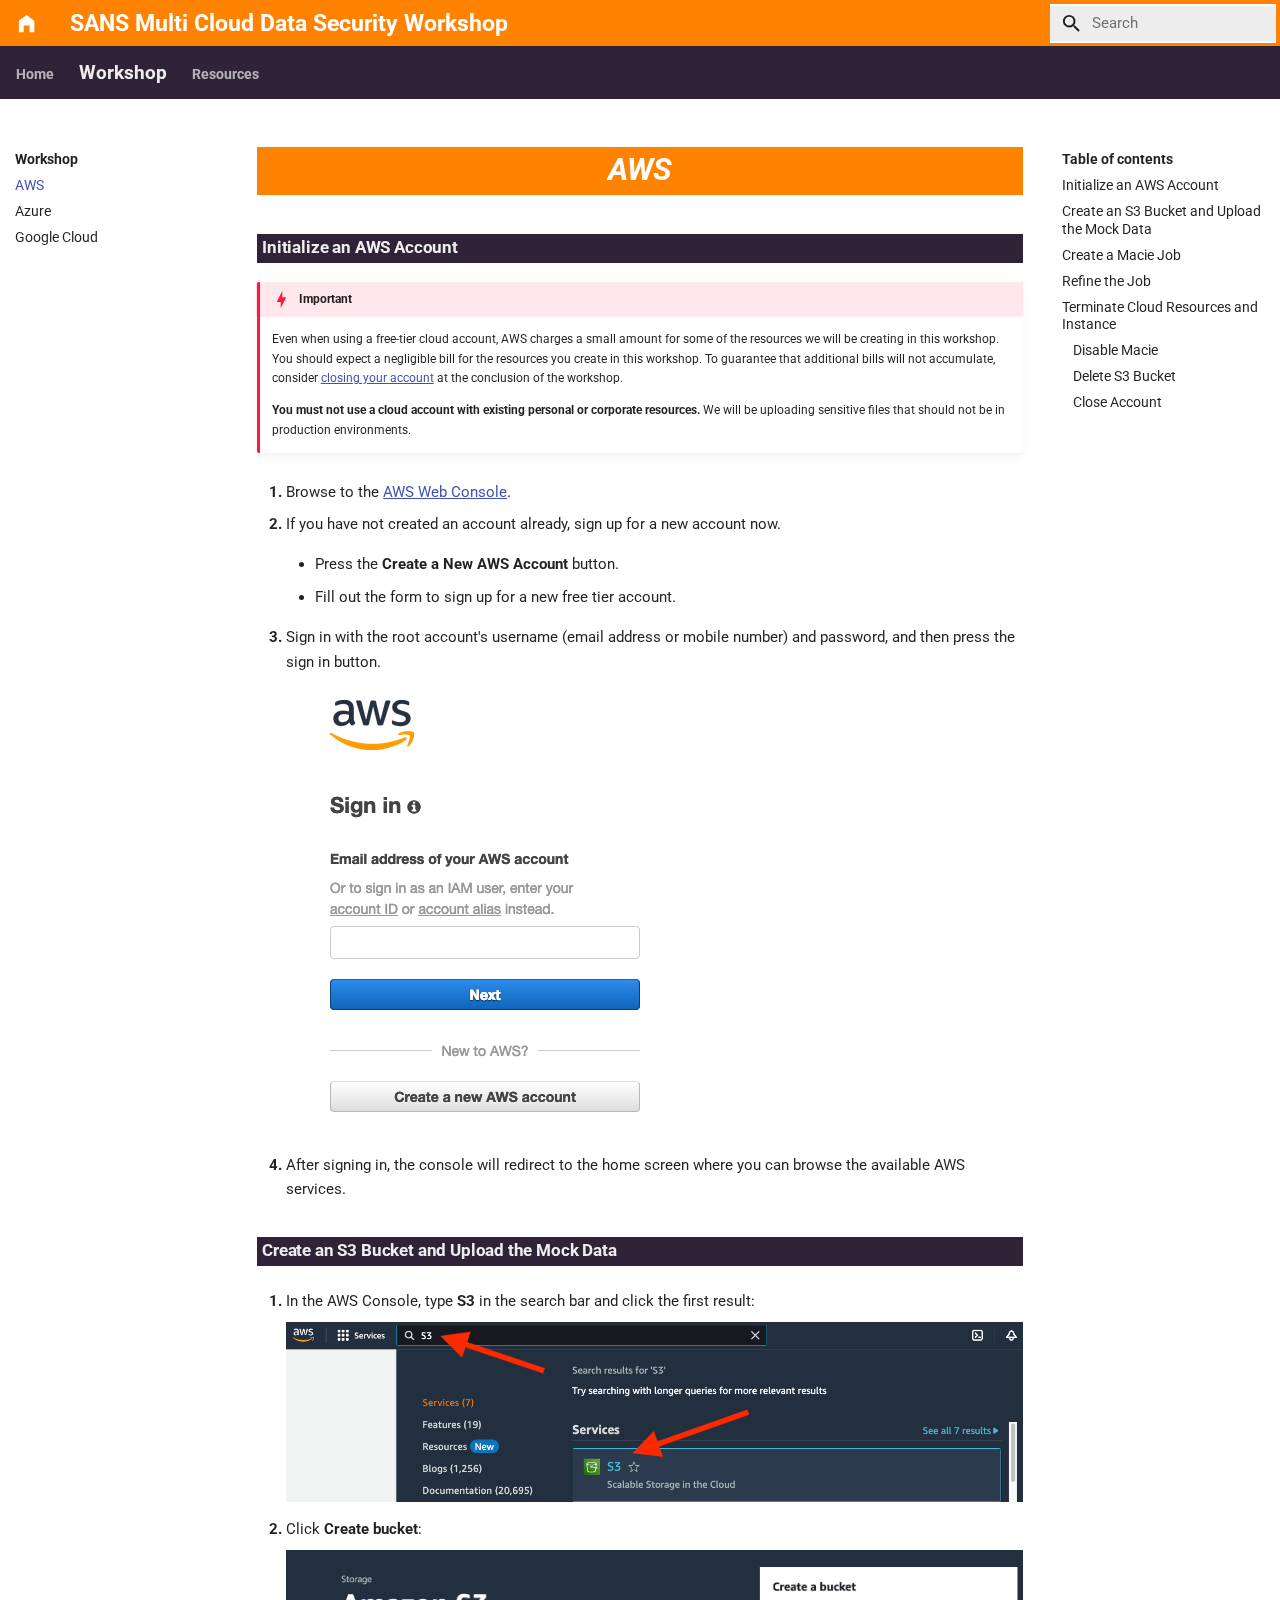
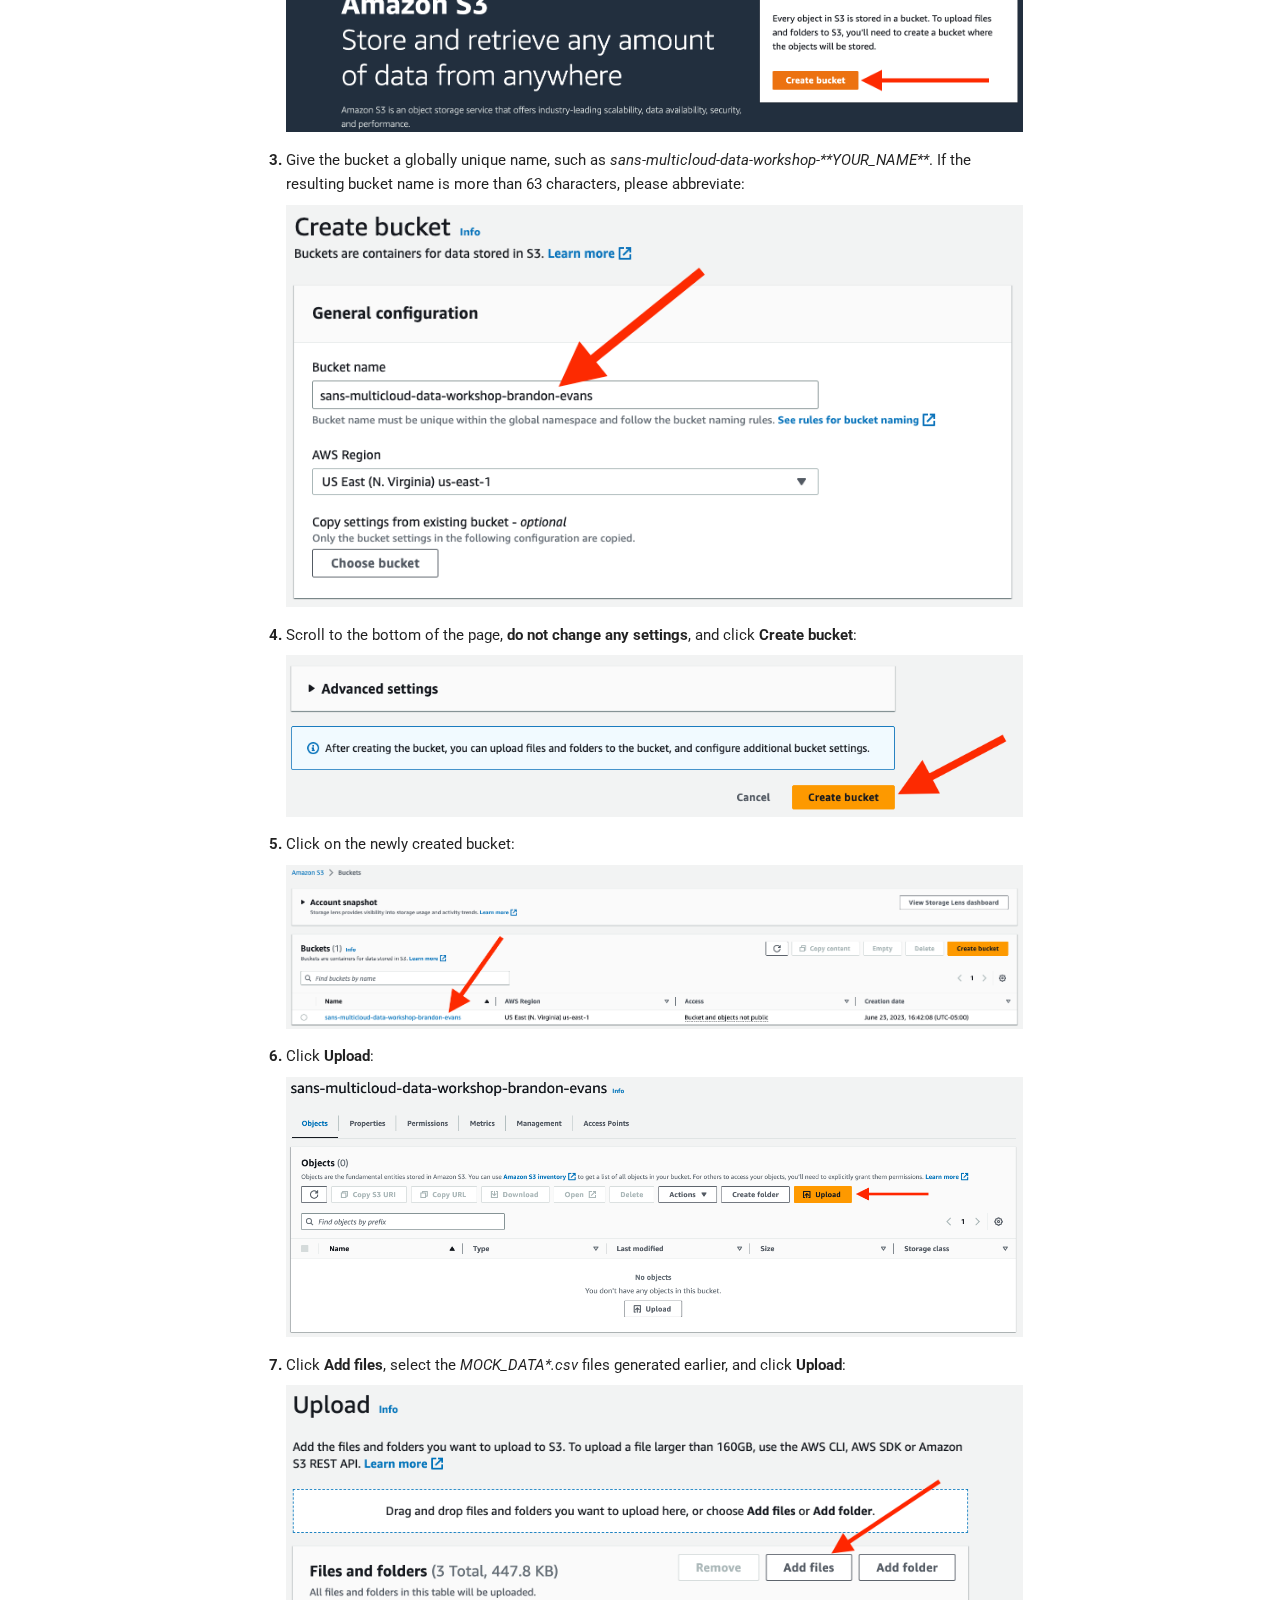
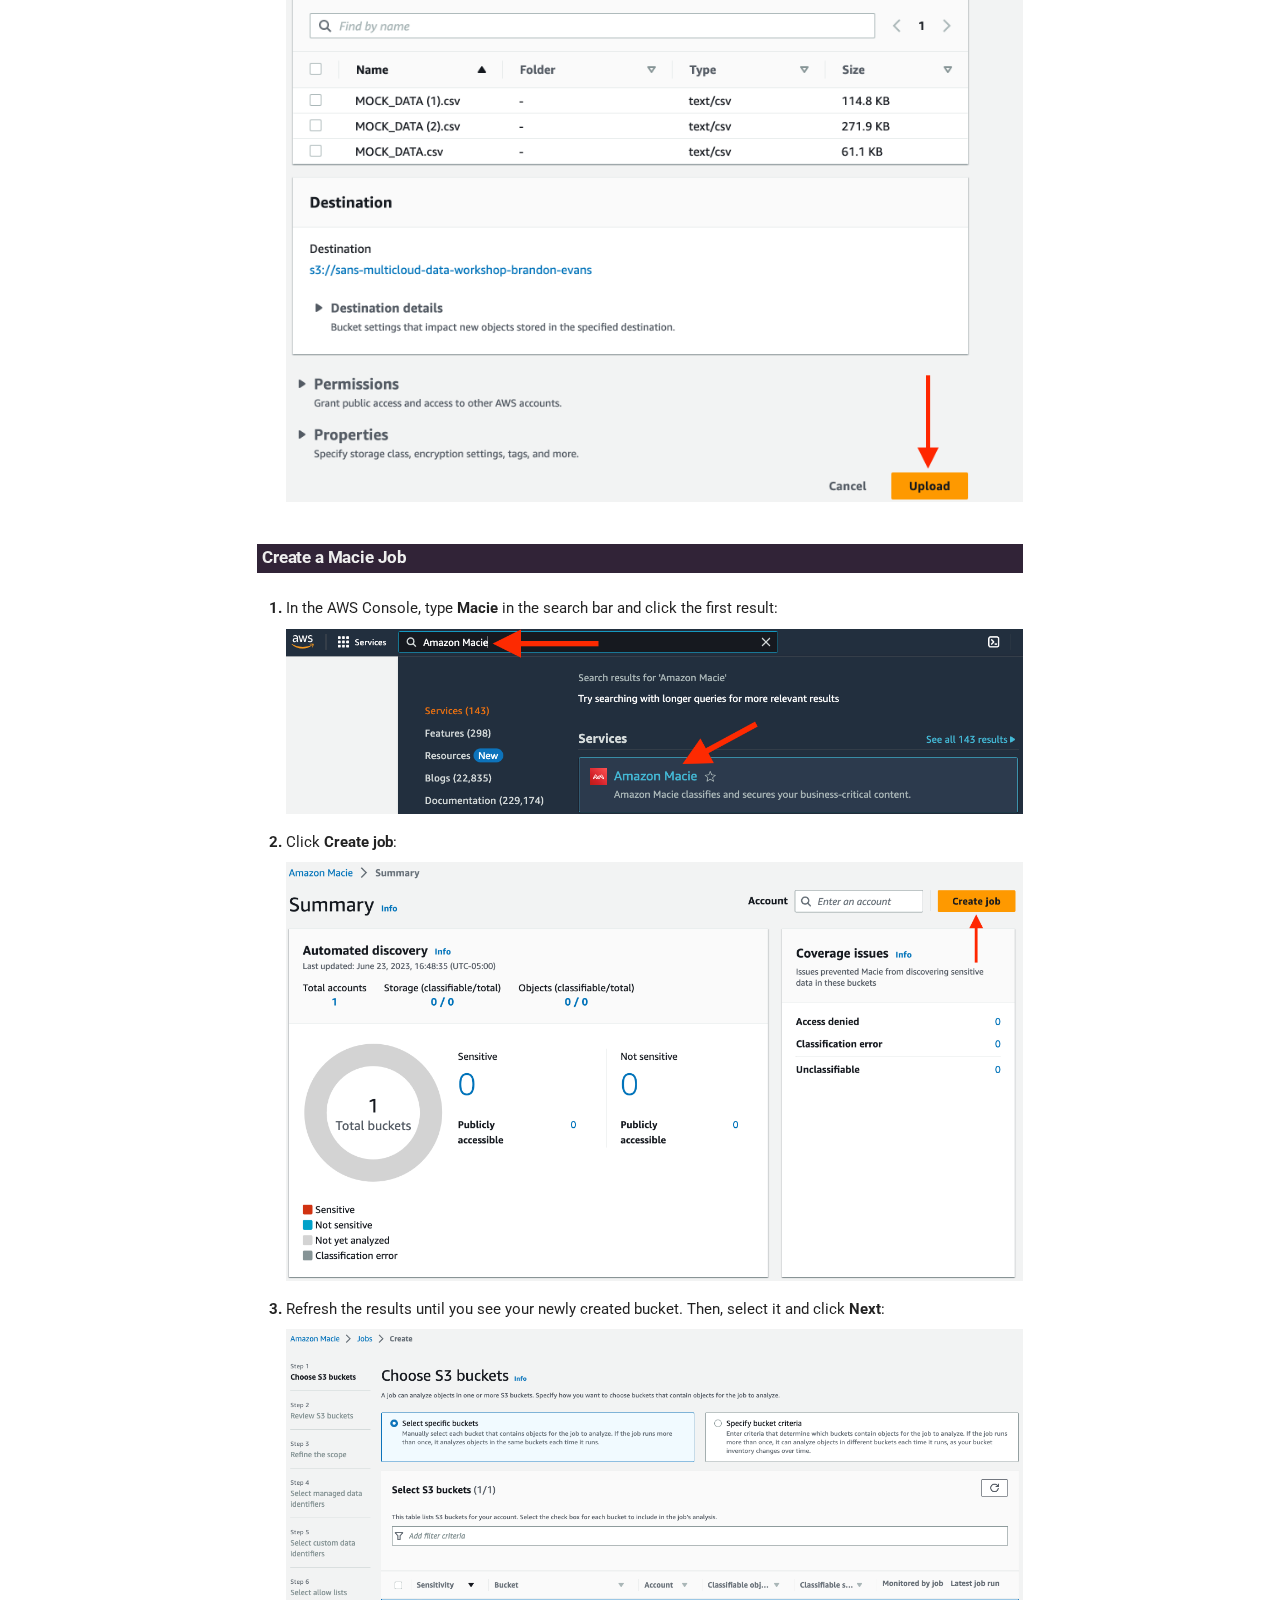
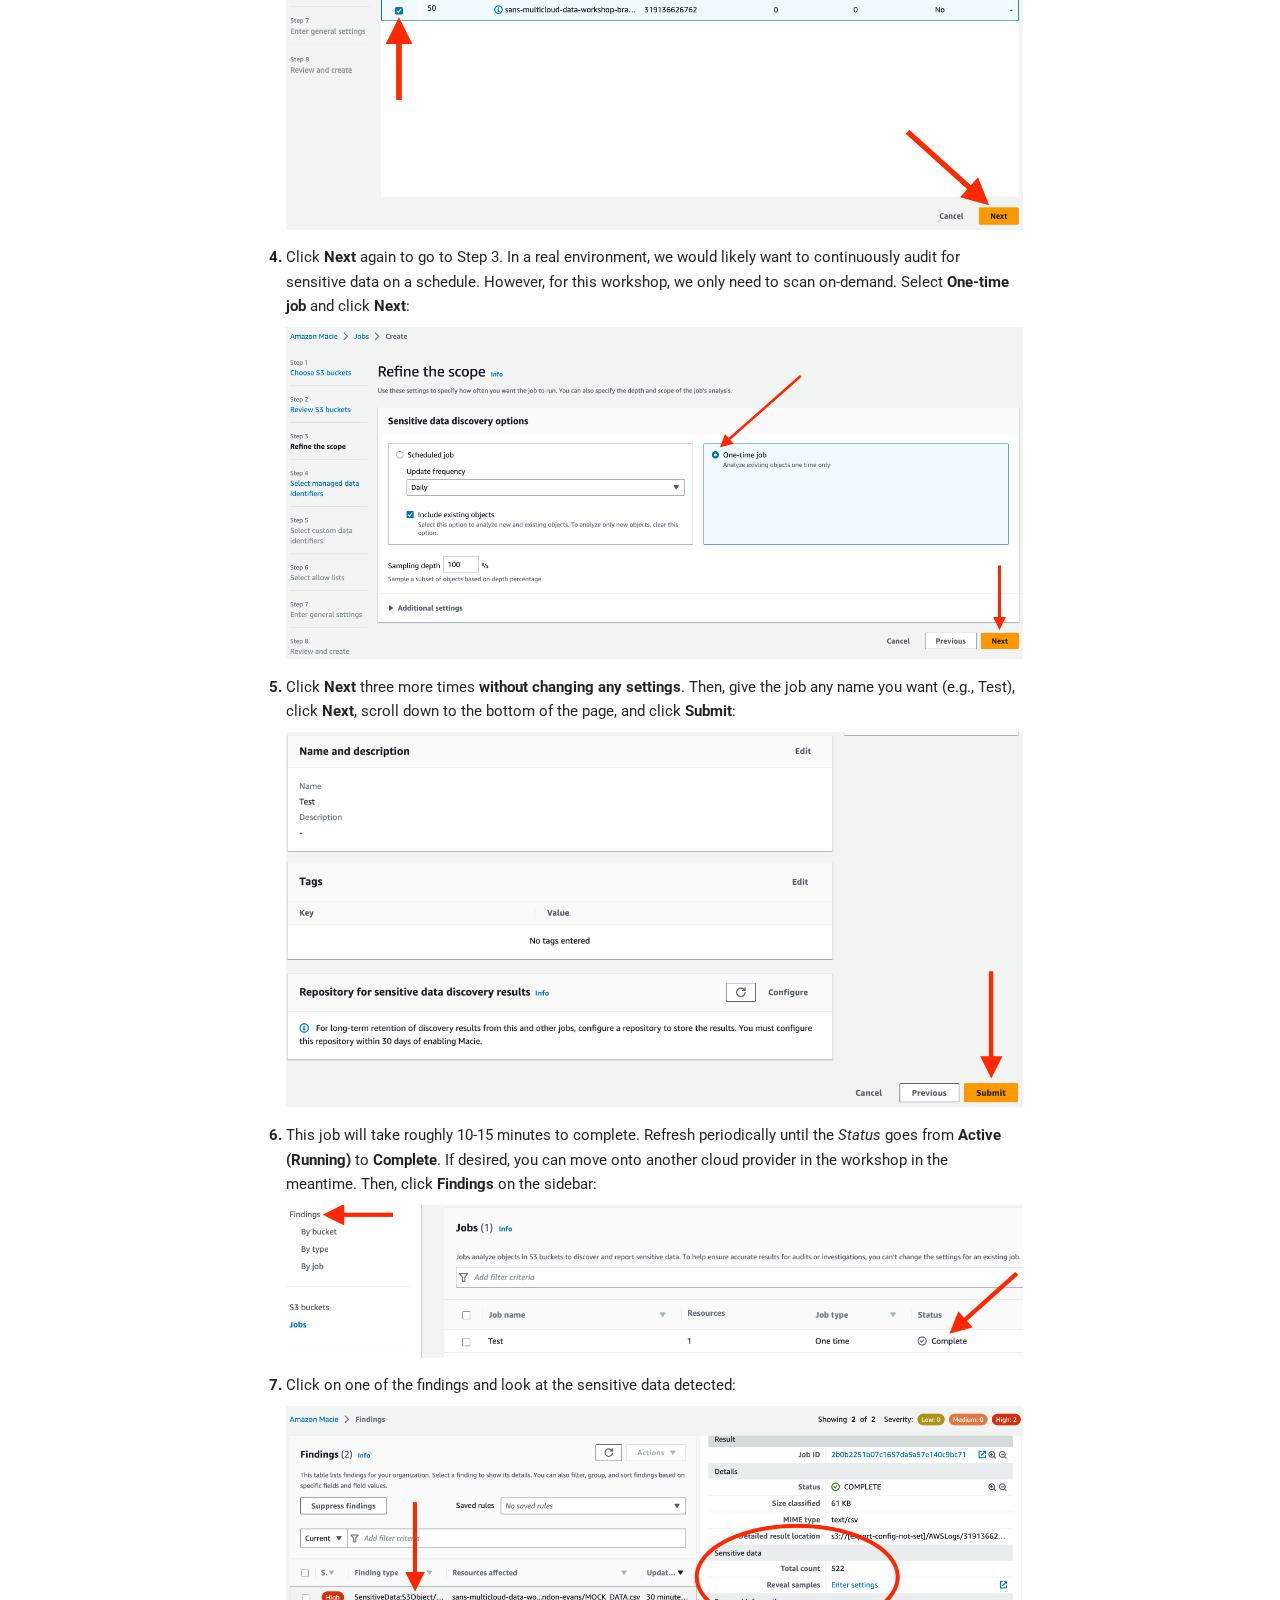
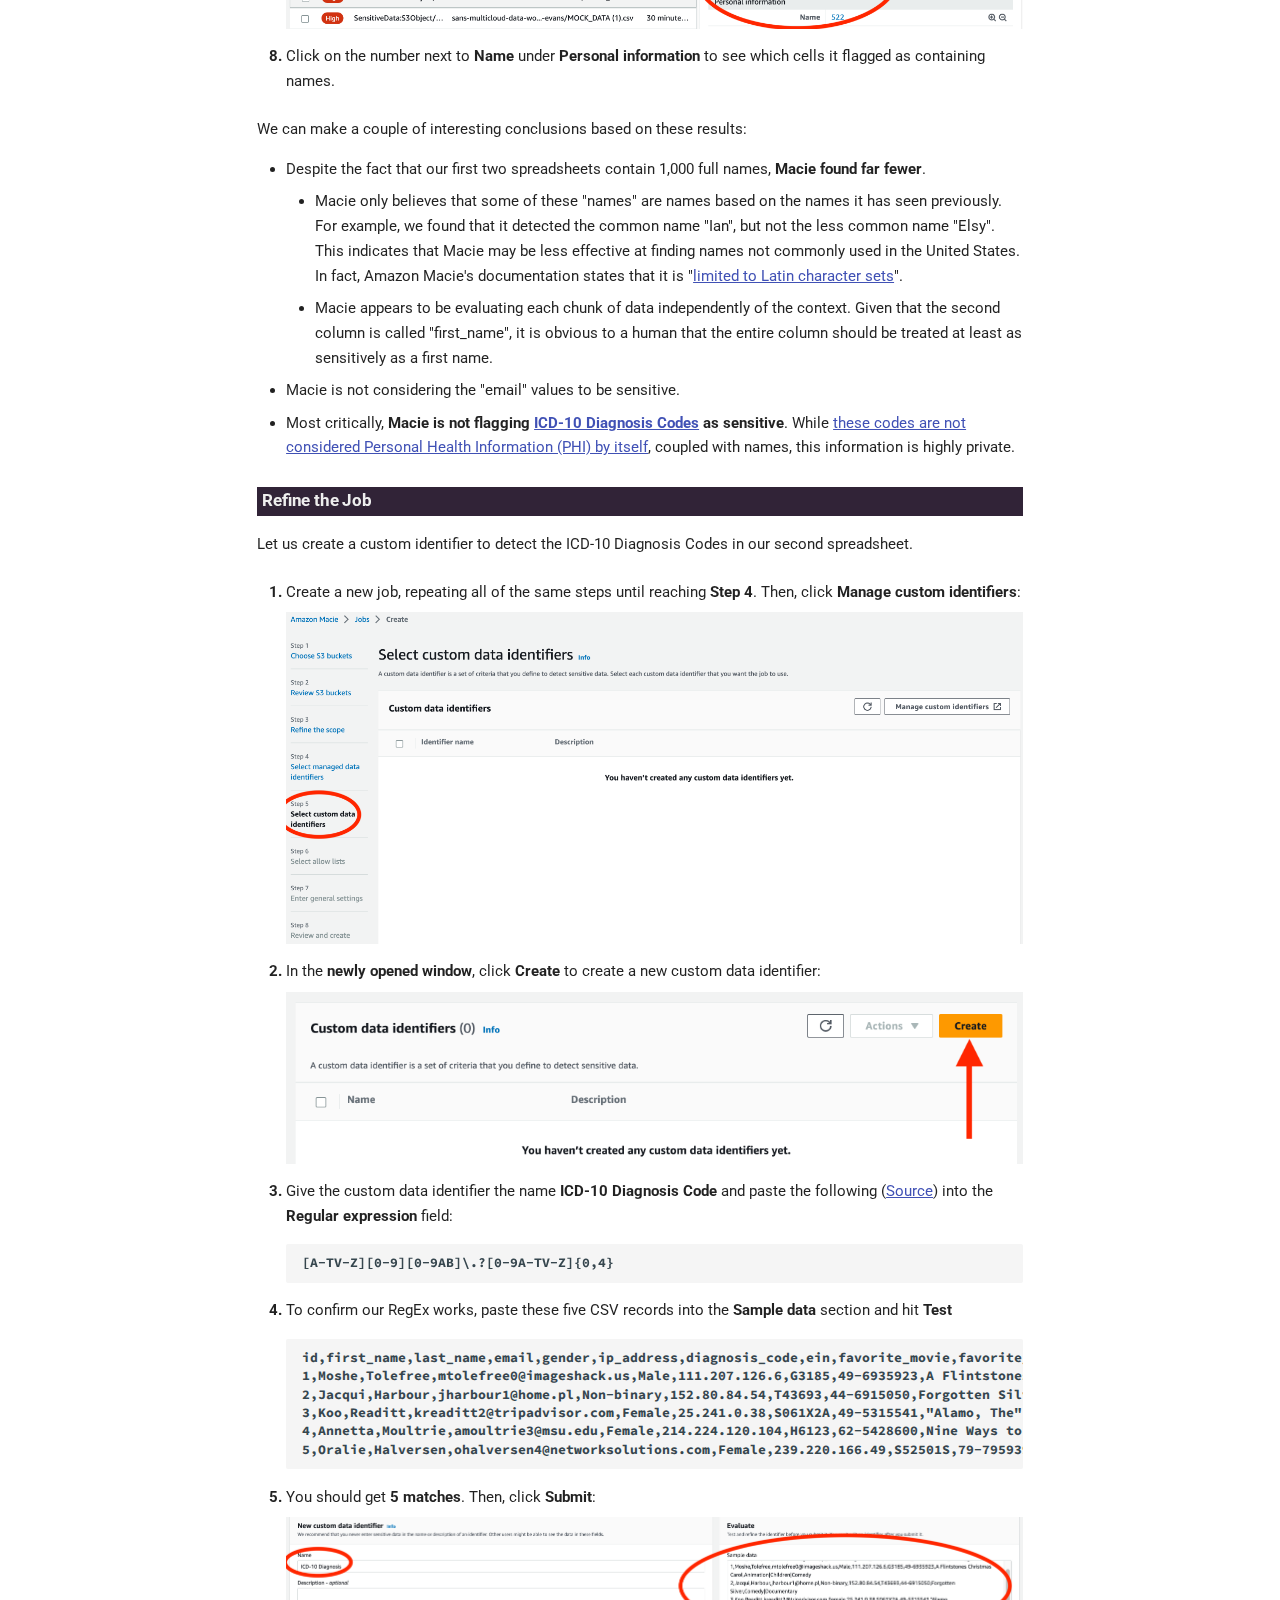
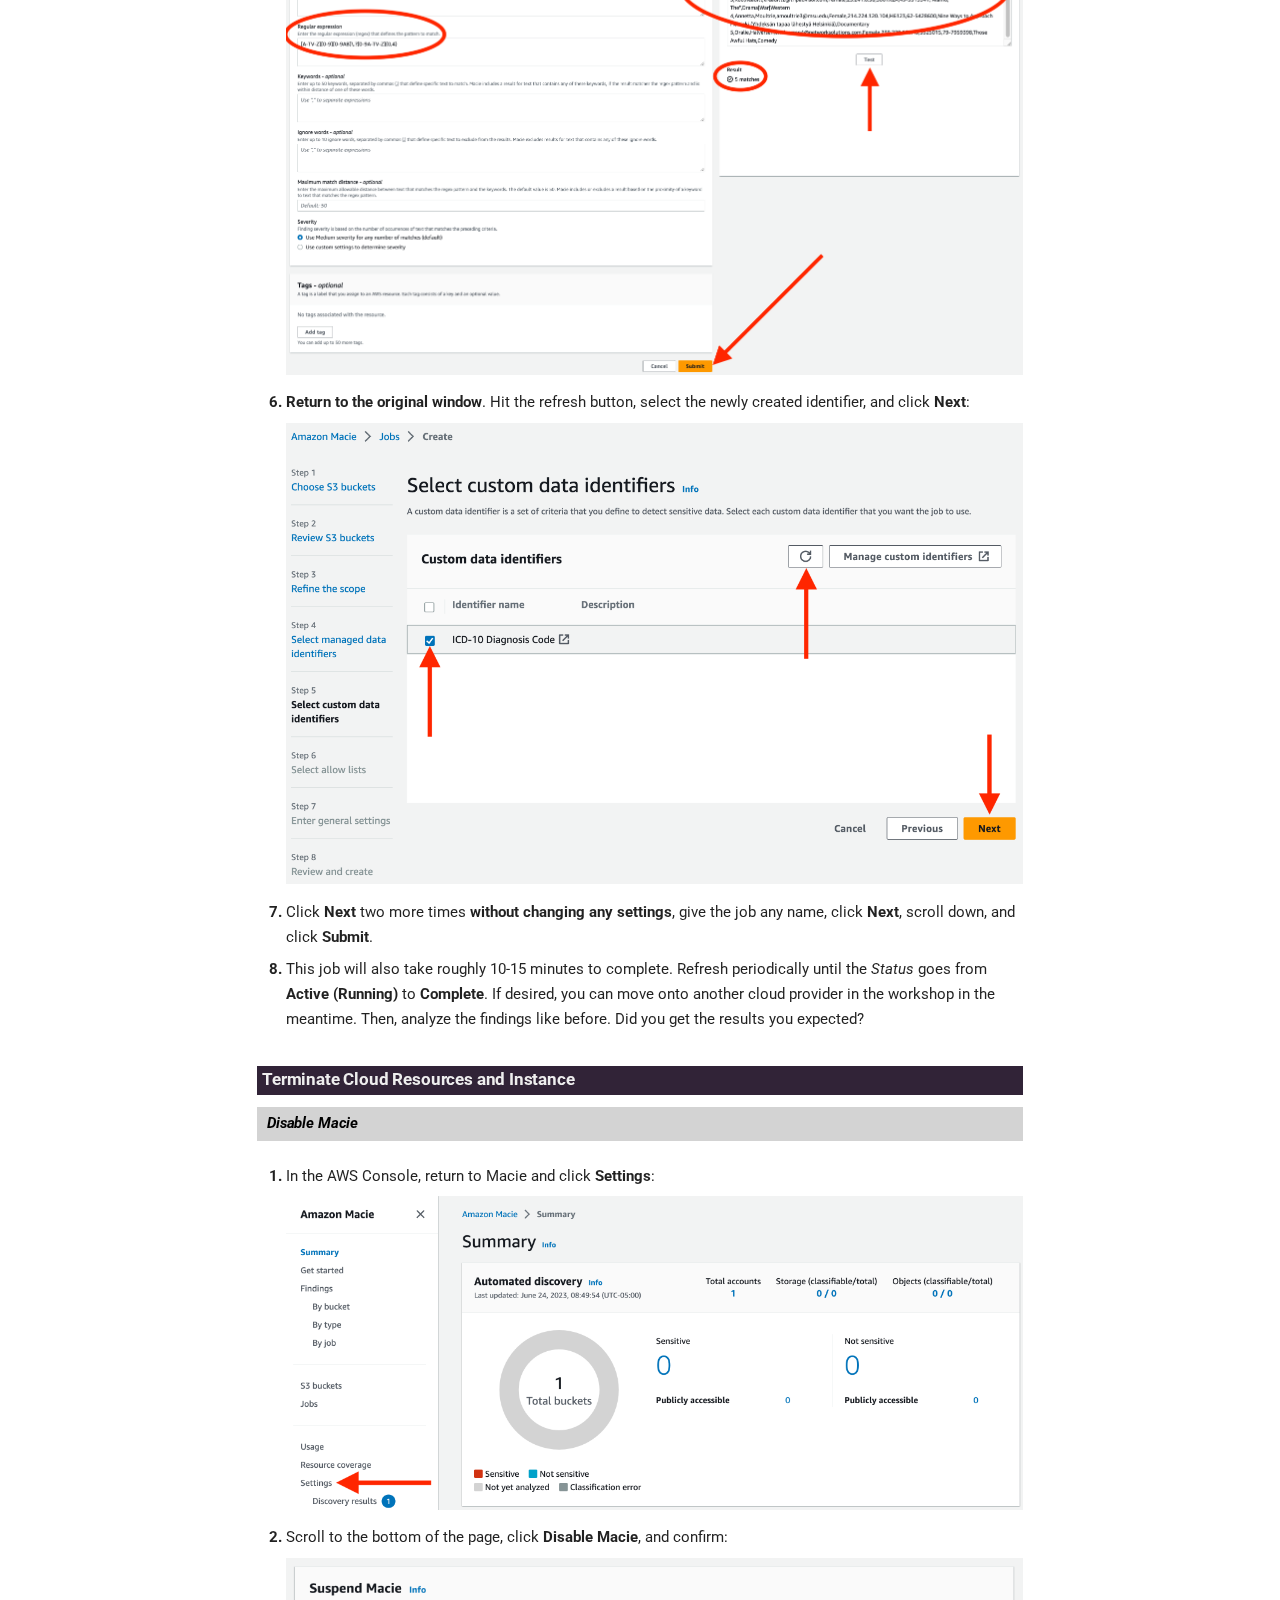
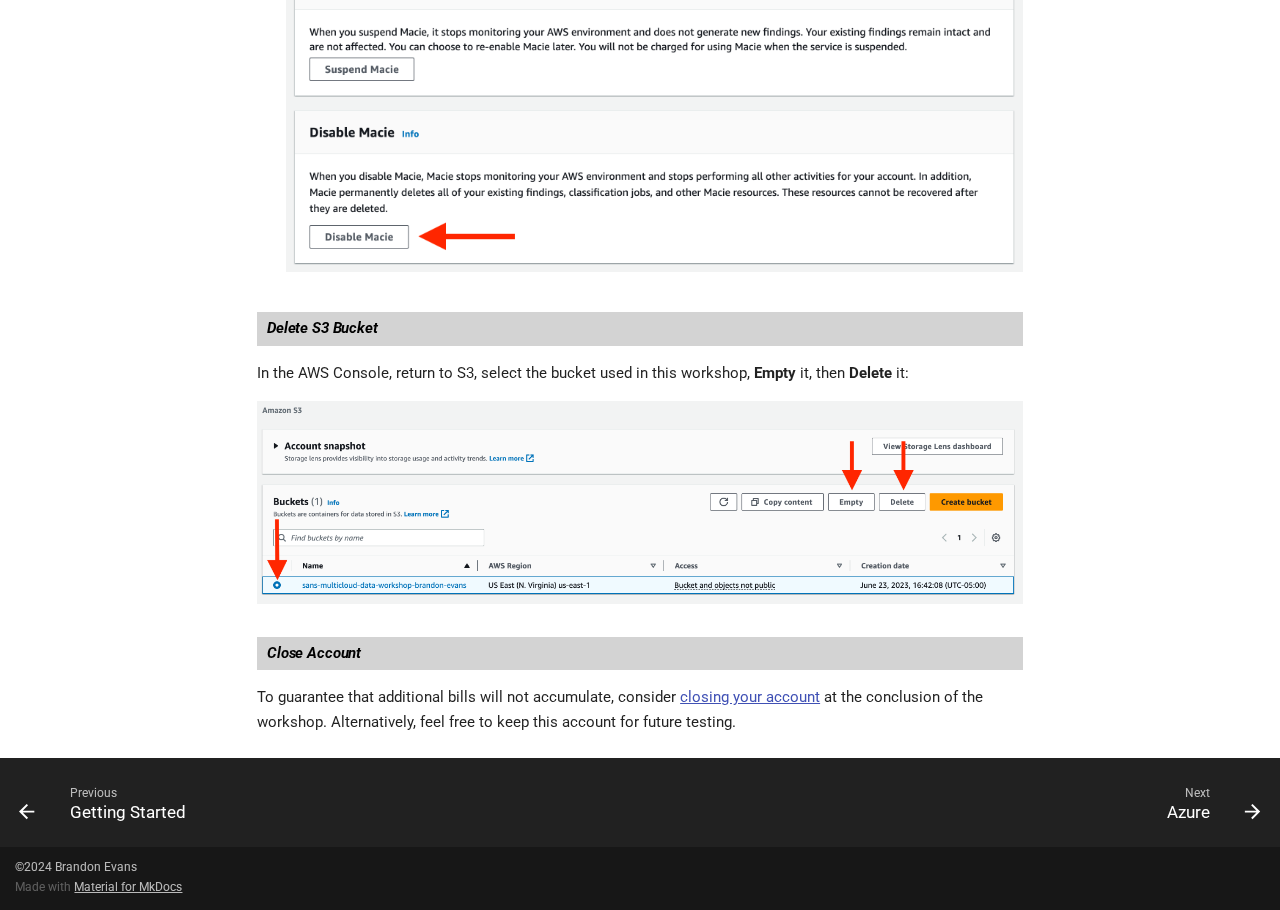
<file: workshop/aws/index.html>
<!doctype html>
<html lang="en" class="no-js">
  <head>
    
      <meta charset="utf-8">
      <meta name="viewport" content="width=device-width,initial-scale=1">
      
        <meta name="description" content="SANS Multi Cloud Data Security Workshop">
      
      
        <meta name="author" content="Brandon Evans">
      
      
      <link rel="icon" href="../../img/favicon.ico">
      <meta name="generator" content="mkdocs-1.3.0, mkdocs-material-8.2.11">
    
    
      
        <title>AWS - SANS Multi Cloud Data Security Workshop</title>
      
    
    
      <link rel="stylesheet" href="../../assets/stylesheets/main.8c5ef100.min.css">
      
        
        <link rel="stylesheet" href="../../assets/stylesheets/palette.9647289d.min.css">
        
          
          
          <meta name="theme-color" content="#ffffff">
        
      
    
    
    
      
        
        
        <link rel="preconnect" href="https://fonts.gstatic.com" crossorigin>
        <link rel="stylesheet" href="https://fonts.googleapis.com/css?family=Roboto:300,300i,400,400i,700,700i%7CSource+Code+Pro:400,400i,700,700i&display=fallback">
        <style>:root{--md-text-font:"Roboto";--md-code-font:"Source Code Pro"}</style>
      
    
    
      <link rel="stylesheet" href="../../css/jquery.fancybox.min.css">
    
      <link rel="stylesheet" href="../../css/pdf.css">
    
      <link rel="stylesheet" href="../../css/html.css">
    
      <link rel="stylesheet" href="../../css/custom.css">
    
    <script>__md_scope=new URL("../..",location),__md_get=(e,_=localStorage,t=__md_scope)=>JSON.parse(_.getItem(t.pathname+"."+e)),__md_set=(e,_,t=localStorage,a=__md_scope)=>{try{t.setItem(a.pathname+"."+e,JSON.stringify(_))}catch(e){}}</script>
    
      

    
    
  </head>
  
  
    
    
    
    
    
    <body dir="ltr" data-md-color-scheme="" data-md-color-primary="white" data-md-color-accent="indigo">
  
    
    
    <input class="md-toggle" data-md-toggle="drawer" type="checkbox" id="__drawer" autocomplete="off">
    <input class="md-toggle" data-md-toggle="search" type="checkbox" id="__search" autocomplete="off">
    <label class="md-overlay" for="__drawer"></label>
    <div data-md-component="skip">
      
        
        <a href="#aws" class="md-skip">
          Skip to content
        </a>
      
    </div>
    <div data-md-component="announce">
      
    </div>
    
    
      

<header class="md-header" data-md-component="header">
  <nav class="md-header__inner md-grid" aria-label="Header">
    <a href="../.." title="SANS Multi Cloud Data Security Workshop" class="md-header__button md-logo" aria-label="SANS Multi Cloud Data Security Workshop" data-md-component="logo">
      
  
  <svg xmlns="http://www.w3.org/2000/svg" viewBox="0 0 24 24"><path d="m12 3 8 6v12h-5v-7H9v7H4V9l8-6Z"/></svg>

    </a>
    <label class="md-header__button md-icon" for="__drawer">
      <svg xmlns="http://www.w3.org/2000/svg" viewBox="0 0 24 24"><path d="M3 6h18v2H3V6m0 5h18v2H3v-2m0 5h18v2H3v-2Z"/></svg>
    </label>
    <div class="md-header__title" data-md-component="header-title">
      <div class="md-header__ellipsis">
        <div class="md-header__topic">
          <span class="md-ellipsis">
            SANS Multi Cloud Data Security Workshop
          </span>
        </div>
        <div class="md-header__topic" data-md-component="header-topic">
          <span class="md-ellipsis">
            
              AWS
            
          </span>
        </div>
      </div>
    </div>
    
    
    
      <label class="md-header__button md-icon" for="__search">
        <svg xmlns="http://www.w3.org/2000/svg" viewBox="0 0 24 24"><path d="M9.5 3A6.5 6.5 0 0 1 16 9.5c0 1.61-.59 3.09-1.56 4.23l.27.27h.79l5 5-1.5 1.5-5-5v-.79l-.27-.27A6.516 6.516 0 0 1 9.5 16 6.5 6.5 0 0 1 3 9.5 6.5 6.5 0 0 1 9.5 3m0 2C7 5 5 7 5 9.5S7 14 9.5 14 14 12 14 9.5 12 5 9.5 5Z"/></svg>
      </label>
      <div class="md-search" data-md-component="search" role="dialog">
  <label class="md-search__overlay" for="__search"></label>
  <div class="md-search__inner" role="search">
    <form class="md-search__form" name="search">
      <input type="text" class="md-search__input" name="query" aria-label="Search" placeholder="Search" autocapitalize="off" autocorrect="off" autocomplete="off" spellcheck="false" data-md-component="search-query" required>
      <label class="md-search__icon md-icon" for="__search">
        <svg xmlns="http://www.w3.org/2000/svg" viewBox="0 0 24 24"><path d="M9.5 3A6.5 6.5 0 0 1 16 9.5c0 1.61-.59 3.09-1.56 4.23l.27.27h.79l5 5-1.5 1.5-5-5v-.79l-.27-.27A6.516 6.516 0 0 1 9.5 16 6.5 6.5 0 0 1 3 9.5 6.5 6.5 0 0 1 9.5 3m0 2C7 5 5 7 5 9.5S7 14 9.5 14 14 12 14 9.5 12 5 9.5 5Z"/></svg>
        <svg xmlns="http://www.w3.org/2000/svg" viewBox="0 0 24 24"><path d="M20 11v2H8l5.5 5.5-1.42 1.42L4.16 12l7.92-7.92L13.5 5.5 8 11h12Z"/></svg>
      </label>
      <nav class="md-search__options" aria-label="Search">
        
        <button type="reset" class="md-search__icon md-icon" aria-label="Clear" tabindex="-1">
          <svg xmlns="http://www.w3.org/2000/svg" viewBox="0 0 24 24"><path d="M19 6.41 17.59 5 12 10.59 6.41 5 5 6.41 10.59 12 5 17.59 6.41 19 12 13.41 17.59 19 19 17.59 13.41 12 19 6.41Z"/></svg>
        </button>
      </nav>
      
    </form>
    <div class="md-search__output">
      <div class="md-search__scrollwrap" data-md-scrollfix>
        <div class="md-search-result" data-md-component="search-result">
          <div class="md-search-result__meta">
            Initializing search
          </div>
          <ol class="md-search-result__list"></ol>
        </div>
      </div>
    </div>
  </div>
</div>
    
    
  </nav>
  
</header>
    
    <div class="md-container" data-md-component="container">
      
      
        
          
            
<nav class="md-tabs" aria-label="Tabs" data-md-component="tabs">
  <div class="md-tabs__inner md-grid">
    <ul class="md-tabs__list">
      
        
  
  


  <li class="md-tabs__item">
    <a href="../.." class="md-tabs__link">
      Home
    </a>
  </li>

      
        
  
  
    
  


  
  
  
    <li class="md-tabs__item">
      <a href="../" class="md-tabs__link md-tabs__link--active">
        Workshop
      </a>
    </li>
  

      
        
  
  


  <li class="md-tabs__item">
    <a href="../../resources/" class="md-tabs__link">
      Resources
    </a>
  </li>

      
    </ul>
  </div>
</nav>
          
        
      
      <main class="md-main" data-md-component="main">
        <div class="md-main__inner md-grid">
          
            
              
              <div class="md-sidebar md-sidebar--primary" data-md-component="sidebar" data-md-type="navigation" >
                <div class="md-sidebar__scrollwrap">
                  <div class="md-sidebar__inner">
                    

  


<nav class="md-nav md-nav--primary md-nav--lifted" aria-label="Navigation" data-md-level="0">
  <label class="md-nav__title" for="__drawer">
    <a href="../.." title="SANS Multi Cloud Data Security Workshop" class="md-nav__button md-logo" aria-label="SANS Multi Cloud Data Security Workshop" data-md-component="logo">
      
  
  <svg xmlns="http://www.w3.org/2000/svg" viewBox="0 0 24 24"><path d="m12 3 8 6v12h-5v-7H9v7H4V9l8-6Z"/></svg>

    </a>
    SANS Multi Cloud Data Security Workshop
  </label>
  
  <ul class="md-nav__list" data-md-scrollfix>
    
      
      
      

  
  
  
    <li class="md-nav__item">
      <a href="../.." class="md-nav__link">
        Home
      </a>
    </li>
  

    
      
      
      

  
  
    
  
  
    
    <li class="md-nav__item md-nav__item--active md-nav__item--nested">
      
      
        <input class="md-nav__toggle md-toggle" data-md-toggle="__nav_2" type="checkbox" id="__nav_2" checked>
      
      
      
        
          
            
          
        
          
            
          
        
          
            
          
        
          
            
          
        
      
      
        
        
        <div class="md-nav__link md-nav__link--index ">
          <a href="../">Workshop</a>
          
            <label for="__nav_2">
              <span class="md-nav__icon md-icon"></span>
            </label>
          
        </div>
      
      <nav class="md-nav" aria-label="Workshop" data-md-level="1">
        <label class="md-nav__title" for="__nav_2">
          <span class="md-nav__icon md-icon"></span>
          Workshop
        </label>
        <ul class="md-nav__list" data-md-scrollfix>
          
            
          
            
              
  
  
    
  
  
    <li class="md-nav__item md-nav__item--active">
      
      <input class="md-nav__toggle md-toggle" data-md-toggle="toc" type="checkbox" id="__toc">
      
      
        
      
      
        <label class="md-nav__link md-nav__link--active" for="__toc">
          AWS
          <span class="md-nav__icon md-icon"></span>
        </label>
      
      <a href="./" class="md-nav__link md-nav__link--active">
        AWS
      </a>
      
        

<nav class="md-nav md-nav--secondary" aria-label="Table of contents">
  
  
  
    
  
  
    <label class="md-nav__title" for="__toc">
      <span class="md-nav__icon md-icon"></span>
      Table of contents
    </label>
    <ul class="md-nav__list" data-md-component="toc" data-md-scrollfix>
      
        <li class="md-nav__item">
  <a href="#initialize-an-aws-account" class="md-nav__link">
    Initialize an AWS Account
  </a>
  
</li>
      
        <li class="md-nav__item">
  <a href="#create-an-s3-bucket-and-upload-the-mock-data" class="md-nav__link">
    Create an S3 Bucket and Upload the Mock Data
  </a>
  
</li>
      
        <li class="md-nav__item">
  <a href="#create-a-macie-job" class="md-nav__link">
    Create a Macie Job
  </a>
  
</li>
      
        <li class="md-nav__item">
  <a href="#refine-the-job" class="md-nav__link">
    Refine the Job
  </a>
  
</li>
      
        <li class="md-nav__item">
  <a href="#terminate-cloud-resources-and-instance" class="md-nav__link">
    Terminate Cloud Resources and Instance
  </a>
  
    <nav class="md-nav" aria-label="Terminate Cloud Resources and Instance">
      <ul class="md-nav__list">
        
          <li class="md-nav__item">
  <a href="#disable-macie" class="md-nav__link">
    Disable Macie
  </a>
  
</li>
        
          <li class="md-nav__item">
  <a href="#delete-s3-bucket" class="md-nav__link">
    Delete S3 Bucket
  </a>
  
</li>
        
          <li class="md-nav__item">
  <a href="#close-account" class="md-nav__link">
    Close Account
  </a>
  
</li>
        
      </ul>
    </nav>
  
</li>
      
    </ul>
  
</nav>
      
    </li>
  

            
          
            
              
  
  
  
    <li class="md-nav__item">
      <a href="../azure/" class="md-nav__link">
        Azure
      </a>
    </li>
  

            
          
            
              
  
  
  
    <li class="md-nav__item">
      <a href="../google/" class="md-nav__link">
        Google Cloud
      </a>
    </li>
  

            
          
        </ul>
      </nav>
    </li>
  

    
      
      
      

  
  
  
    <li class="md-nav__item">
      <a href="../../resources/" class="md-nav__link">
        Resources
      </a>
    </li>
  

    
  </ul>
</nav>
                  </div>
                </div>
              </div>
            
            
              
              <div class="md-sidebar md-sidebar--secondary" data-md-component="sidebar" data-md-type="toc" >
                <div class="md-sidebar__scrollwrap">
                  <div class="md-sidebar__inner">
                    

<nav class="md-nav md-nav--secondary" aria-label="Table of contents">
  
  
  
    
  
  
    <label class="md-nav__title" for="__toc">
      <span class="md-nav__icon md-icon"></span>
      Table of contents
    </label>
    <ul class="md-nav__list" data-md-component="toc" data-md-scrollfix>
      
        <li class="md-nav__item">
  <a href="#initialize-an-aws-account" class="md-nav__link">
    Initialize an AWS Account
  </a>
  
</li>
      
        <li class="md-nav__item">
  <a href="#create-an-s3-bucket-and-upload-the-mock-data" class="md-nav__link">
    Create an S3 Bucket and Upload the Mock Data
  </a>
  
</li>
      
        <li class="md-nav__item">
  <a href="#create-a-macie-job" class="md-nav__link">
    Create a Macie Job
  </a>
  
</li>
      
        <li class="md-nav__item">
  <a href="#refine-the-job" class="md-nav__link">
    Refine the Job
  </a>
  
</li>
      
        <li class="md-nav__item">
  <a href="#terminate-cloud-resources-and-instance" class="md-nav__link">
    Terminate Cloud Resources and Instance
  </a>
  
    <nav class="md-nav" aria-label="Terminate Cloud Resources and Instance">
      <ul class="md-nav__list">
        
          <li class="md-nav__item">
  <a href="#disable-macie" class="md-nav__link">
    Disable Macie
  </a>
  
</li>
        
          <li class="md-nav__item">
  <a href="#delete-s3-bucket" class="md-nav__link">
    Delete S3 Bucket
  </a>
  
</li>
        
          <li class="md-nav__item">
  <a href="#close-account" class="md-nav__link">
    Close Account
  </a>
  
</li>
        
      </ul>
    </nav>
  
</li>
      
    </ul>
  
</nav>
                  </div>
                </div>
              </div>
            
          
          <div class="md-content" data-md-component="content">
            <article class="md-content__inner md-typeset">
              
                


<h1 id="aws">AWS</h1>
<h2 id="initialize-an-aws-account">Initialize an AWS Account</h2>
<div class="admonition danger">
<p class="admonition-title">Important</p>
<p>Even when using a free-tier cloud account, AWS charges a small amount for some of the resources we will be creating in this workshop. You should expect a negligible bill for the resources you create in this workshop. To guarantee that additional bills will not accumulate, consider <a href="https://aws.amazon.com/premiumsupport/knowledge-center/close-aws-account/" rel="noopener" target="_blank">closing your account</a> at the conclusion of the workshop.</p>
<p><strong>You must not use a cloud account with existing personal or corporate resources.</strong> We will be uploading sensitive files that should not be in production environments.</p>
</div>
<ol>
<li>
<p>Browse to the <a href="https://console.aws.amazon.com/console/home" rel="noopener" target="_blank">AWS Web Console</a>.</p>
</li>
<li>
<p>If you have not created an account already, sign up for a new account now.</p>
<ul>
<li>
<p>Press the <strong>Create a New AWS Account</strong> button.</p>
</li>
<li>
<p>Fill out the form to sign up for a new free tier account.</p>
</li>
</ul>
</li>
<li>
<p>Sign in with the root account's username (email address or mobile number) and password, and then press the sign in button.</p>
<p><img alt="" src="img/0001.png" /></p>
</li>
<li>
<p>After signing in, the console will redirect to the home screen where you can browse the available AWS services.</p>
</li>
</ol>
<h2 id="create-an-s3-bucket-and-upload-the-mock-data">Create an S3 Bucket and Upload the Mock Data</h2>
<ol>
<li>
<p>In the AWS Console, type <strong>S3</strong> in the search bar and click the first result:</p>
<p><img alt="" src="img/go-to-s3.png" /></p>
</li>
<li>
<p>Click <strong>Create bucket</strong>:</p>
<p><img alt="" src="img/create-bucket.png" /></p>
</li>
<li>
<p>Give the bucket a globally unique name, such as <em>sans-multicloud-data-workshop-**YOUR_NAME**</em>. If the resulting bucket name is more than 63 characters, please abbreviate:</p>
<p><img alt="" src="img/bucket-name.png" /></p>
</li>
<li>
<p>Scroll to the bottom of the page, <strong>do not change any settings</strong>, and click <strong>Create bucket</strong>:</p>
<p><img alt="" src="img/create-bucket-confirm.png" /></p>
</li>
<li>
<p>Click on the newly created bucket:</p>
<p><img alt="" src="img/select-bucket.png" /></p>
</li>
<li>
<p>Click <strong>Upload</strong>:</p>
<p><img alt="" src="img/upload.png" /></p>
</li>
<li>
<p>Click <strong>Add files</strong>, select the <em>MOCK_DATA*.csv</em> files generated earlier, and click <strong>Upload</strong>:</p>
<p><img alt="" src="img/upload-confirm.png" /></p>
</li>
</ol>
<h2 id="create-a-macie-job">Create a Macie Job</h2>
<ol>
<li>
<p>In the AWS Console, type <strong>Macie</strong> in the search bar and click the first result:</p>
<p><img alt="" src="img/go-to-macie.png" /></p>
</li>
<li>
<p>Click <strong>Create job</strong>:</p>
<p><img alt="" src="img/create-job.png" /></p>
</li>
<li>
<p>Refresh the results until you see your newly created bucket. Then, select it and click <strong>Next</strong>:</p>
<p><img alt="" src="img/select-bucket-for-job.png" /></p>
</li>
<li>
<p>Click <strong>Next</strong> again to go to Step 3. In a real environment, we would likely want to continuously audit for sensitive data on a schedule. However, for this workshop, we only need to scan on-demand. Select <strong>One-time job</strong> and click <strong>Next</strong>:</p>
<p><img alt="" src="img/one-time-job.png" /></p>
</li>
<li>
<p>Click <strong>Next</strong> three more times <strong>without changing any settings</strong>. Then, give the job any name you want (e.g., Test), click <strong>Next</strong>, scroll down to the bottom of the page, and click <strong>Submit</strong>:</p>
<p><img alt="" src="img/submit-job.png" /></p>
</li>
<li>
<p>This job will take roughly 10-15 minutes to complete. Refresh periodically until the <em>Status</em> goes from <strong>Active (Running)</strong> to <strong>Complete</strong>. If desired, you can move onto another cloud provider in the workshop in the meantime. Then, click <strong>Findings</strong> on the sidebar:</p>
<p><img alt="" src="img/findings.png" /></p>
</li>
<li>
<p>Click on one of the findings and look at the sensitive data detected:</p>
<p><img alt="" src="img/finding-data.png" /></p>
</li>
<li>
<p>Click on the number next to <strong>Name</strong> under <strong>Personal information</strong> to see which cells it flagged as containing names.</p>
</li>
</ol>
<p>We can make a couple of interesting conclusions based on these results:</p>
<ul>
<li>Despite the fact that our first two spreadsheets contain 1,000 full names, <strong>Macie found far fewer</strong>.<ul>
<li>Macie only believes that some of these "names" are names based on the names it has seen previously. For example, we found that it detected the common name "Ian", but not the less common name "Elsy". This indicates that Macie may be less effective at finding names not commonly used in the United States. In fact, Amazon Macie's documentation states that it is "<a href="https://docs.aws.amazon.com/macie/latest/user/managed-data-identifiers.html#managed-data-identifiers-pii">limited to Latin character sets</a>".</li>
<li>Macie appears to be evaluating each chunk of data independently of the context. Given that the second column is called "first_name", it is obvious to a human that the entire column should be treated at least as sensitively as a first name.</li>
</ul>
</li>
<li>Macie is not considering the "email" values to be sensitive.</li>
<li>Most critically, <strong>Macie is not flagging <a href="https://www.cms.gov/medicare/coding/icd10">ICD-10 Diagnosis Codes</a> as sensitive</strong>. While <a href="https://revenuecycleadvisor.com/news-analysis/qa-are-patient-diagnoses-alone-considered-be-phi">these codes are not considered Personal Health Information (PHI) by itself</a>, coupled with names, this information is highly private.</li>
</ul>
<h2 id="refine-the-job">Refine the Job</h2>
<p>Let us create a custom identifier to detect the ICD-10 Diagnosis Codes in our second spreadsheet.</p>
<ol>
<li>
<p>Create a new job, repeating all of the same steps until reaching <strong>Step 4</strong>. Then, click <strong>Manage custom identifiers</strong>:</p>
<p><img alt="" src="img/manage-custom-identifiers.png" /></p>
</li>
<li>
<p>In the <strong>newly opened window</strong>, click <strong>Create</strong> to create a new custom data identifier:</p>
<p><img alt="" src="img/create-identifier.png" /></p>
</li>
<li>
<p>Give the custom data identifier the name <strong>ICD-10 Diagnosis Code</strong> and paste the following (<a href="https://www.johndcook.com/blog/2019/05/05/regex_icd_codes/" rel="noopener" target="_blank">Source</a>) into the <strong>Regular expression</strong> field:</p>
<div class="highlight"><pre><span></span><code>[A-TV-Z][0-9][0-9AB]\.?[0-9A-TV-Z]{0,4}
</code></pre></div>
</li>
<li>
<p>To confirm our RegEx works, paste these five CSV records into the <strong>Sample data</strong> section and hit <strong>Test</strong></p>
<div class="highlight"><pre><span></span><code>id,first_name,last_name,email,gender,ip_address,diagnosis_code,ein,favorite_movie,favorite_movie_genre
1,Moshe,Tolefree,mtolefree0@imageshack.us,Male,111.207.126.6,G3185,49-6935923,A Flintstones Christmas Carol,Animation|Children|Comedy
2,Jacqui,Harbour,jharbour1@home.pl,Non-binary,152.80.84.54,T43693,44-6915050,Forgotten Silver,Comedy|Documentary
3,Koo,Readitt,kreaditt2@tripadvisor.com,Female,25.241.0.38,S061X2A,49-5315541,&quot;Alamo, The&quot;,Drama|War|Western
4,Annetta,Moultrie,amoultrie3@msu.edu,Female,214.224.120.104,H6123,62-5428600,Nine Ways to Approach Helsinki (Yhdeksän tapaa lähestyä Helsinkiä),Documentary
5,Oralie,Halversen,ohalversen4@networksolutions.com,Female,239.220.166.49,S52501S,79-7959398,Those Awful Hats,Comedy
</code></pre></div>
</li>
<li>
<p>You should get <strong>5 matches</strong>. Then, click <strong>Submit</strong>:</p>
<p><img alt="" src="img/create-identifier-confirm.png" /></p>
</li>
<li>
<p><strong>Return to the original window</strong>. Hit the refresh button, select the newly created identifier, and click <strong>Next</strong>:</p>
<p><img alt="" src="img/select-custom-identifier.png" /></p>
</li>
<li>
<p>Click <strong>Next</strong> two more times <strong>without changing any settings</strong>, give the job any name, click <strong>Next</strong>, scroll down, and click <strong>Submit</strong>.</p>
</li>
<li>
<p>This job will also take roughly 10-15 minutes to complete. Refresh periodically until the <em>Status</em> goes from <strong>Active (Running)</strong> to <strong>Complete</strong>. If desired, you can move onto another cloud provider in the workshop in the meantime. Then, analyze the findings like before. Did you get the results you expected?</p>
</li>
</ol>
<h2 id="terminate-cloud-resources-and-instance">Terminate Cloud Resources and Instance</h2>
<h3 id="disable-macie">Disable Macie</h3>
<ol>
<li>
<p>In the AWS Console, return to Macie and click <strong>Settings</strong>:</p>
<p><img alt="" src="img/macie-settings.png" /></p>
</li>
<li>
<p>Scroll to the bottom of the page, click <strong>Disable Macie</strong>, and confirm:</p>
<p><img alt="" src="img/disable-macie.png" /></p>
</li>
</ol>
<h3 id="delete-s3-bucket">Delete S3 Bucket</h3>
<p>In the AWS Console, return to S3, select the bucket used in this workshop, <strong>Empty</strong> it, then <strong>Delete</strong> it:</p>
<p><img alt="" src="img/clear-s3.png" /></p>
<h3 id="close-account">Close Account</h3>
<p>To guarantee that additional bills will not accumulate, consider <a href="https://aws.amazon.com/premiumsupport/knowledge-center/close-aws-account/" rel="noopener" target="_blank">closing your account</a> at the conclusion of the workshop. Alternatively, feel free to keep this account for future testing.</p>

              
            </article>
          </div>
        </div>
        
      </main>
      
        <footer class="md-footer">
  
    <nav class="md-footer__inner md-grid" aria-label="Footer">
      
        
        <a href="../" class="md-footer__link md-footer__link--prev" aria-label="Previous: Getting Started" rel="prev">
          <div class="md-footer__button md-icon">
            <svg xmlns="http://www.w3.org/2000/svg" viewBox="0 0 24 24"><path d="M20 11v2H8l5.5 5.5-1.42 1.42L4.16 12l7.92-7.92L13.5 5.5 8 11h12Z"/></svg>
          </div>
          <div class="md-footer__title">
            <div class="md-ellipsis">
              <span class="md-footer__direction">
                Previous
              </span>
              Getting Started
            </div>
          </div>
        </a>
      
      
        
        <a href="../azure/" class="md-footer__link md-footer__link--next" aria-label="Next: Azure" rel="next">
          <div class="md-footer__title">
            <div class="md-ellipsis">
              <span class="md-footer__direction">
                Next
              </span>
              Azure
            </div>
          </div>
          <div class="md-footer__button md-icon">
            <svg xmlns="http://www.w3.org/2000/svg" viewBox="0 0 24 24"><path d="M4 11v2h12l-5.5 5.5 1.42 1.42L19.84 12l-7.92-7.92L10.5 5.5 16 11H4Z"/></svg>
          </div>
        </a>
      
    </nav>
  
  <div class="md-footer-meta md-typeset">
    <div class="md-footer-meta__inner md-grid">
      <div class="md-copyright">
  
    <div class="md-copyright__highlight">
      ©2024 Brandon Evans
    </div>
  
  
    Made with
    <a href="https://squidfunk.github.io/mkdocs-material/" target="_blank" rel="noopener">
      Material for MkDocs
    </a>
  
</div>
      
    </div>
  </div>
</footer>
      
    </div>
    <div class="md-dialog" data-md-component="dialog">
      <div class="md-dialog__inner md-typeset"></div>
    </div>
    <script id="__config" type="application/json">{"base": "../..", "features": ["navigation.instant", "navigation.tabs", "navigation.indexes", "content.code.annotate"], "search": "../../assets/javascripts/workers/search.2a1c317c.min.js", "translations": {"clipboard.copied": "Copied to clipboard", "clipboard.copy": "Copy to clipboard", "search.config.lang": "en", "search.config.pipeline": "trimmer, stopWordFilter", "search.config.separator": "[\\s\\-]+", "search.placeholder": "Search", "search.result.more.one": "1 more on this page", "search.result.more.other": "# more on this page", "search.result.none": "No matching documents", "search.result.one": "1 matching document", "search.result.other": "# matching documents", "search.result.placeholder": "Type to start searching", "search.result.term.missing": "Missing", "select.version.title": "Select version"}}</script>
    
    
      <script src="../../assets/javascripts/bundle.748e2769.min.js"></script>
      
        <script src="../../js/jquery.min.js"></script>
      
        <script src="../../js/jquery.fancybox.min.js"></script>
      
        <script src="../../js/workbook.js"></script>
      
        <script src="../../js/custom.js"></script>
      
    
  </body>
</html>
</file>
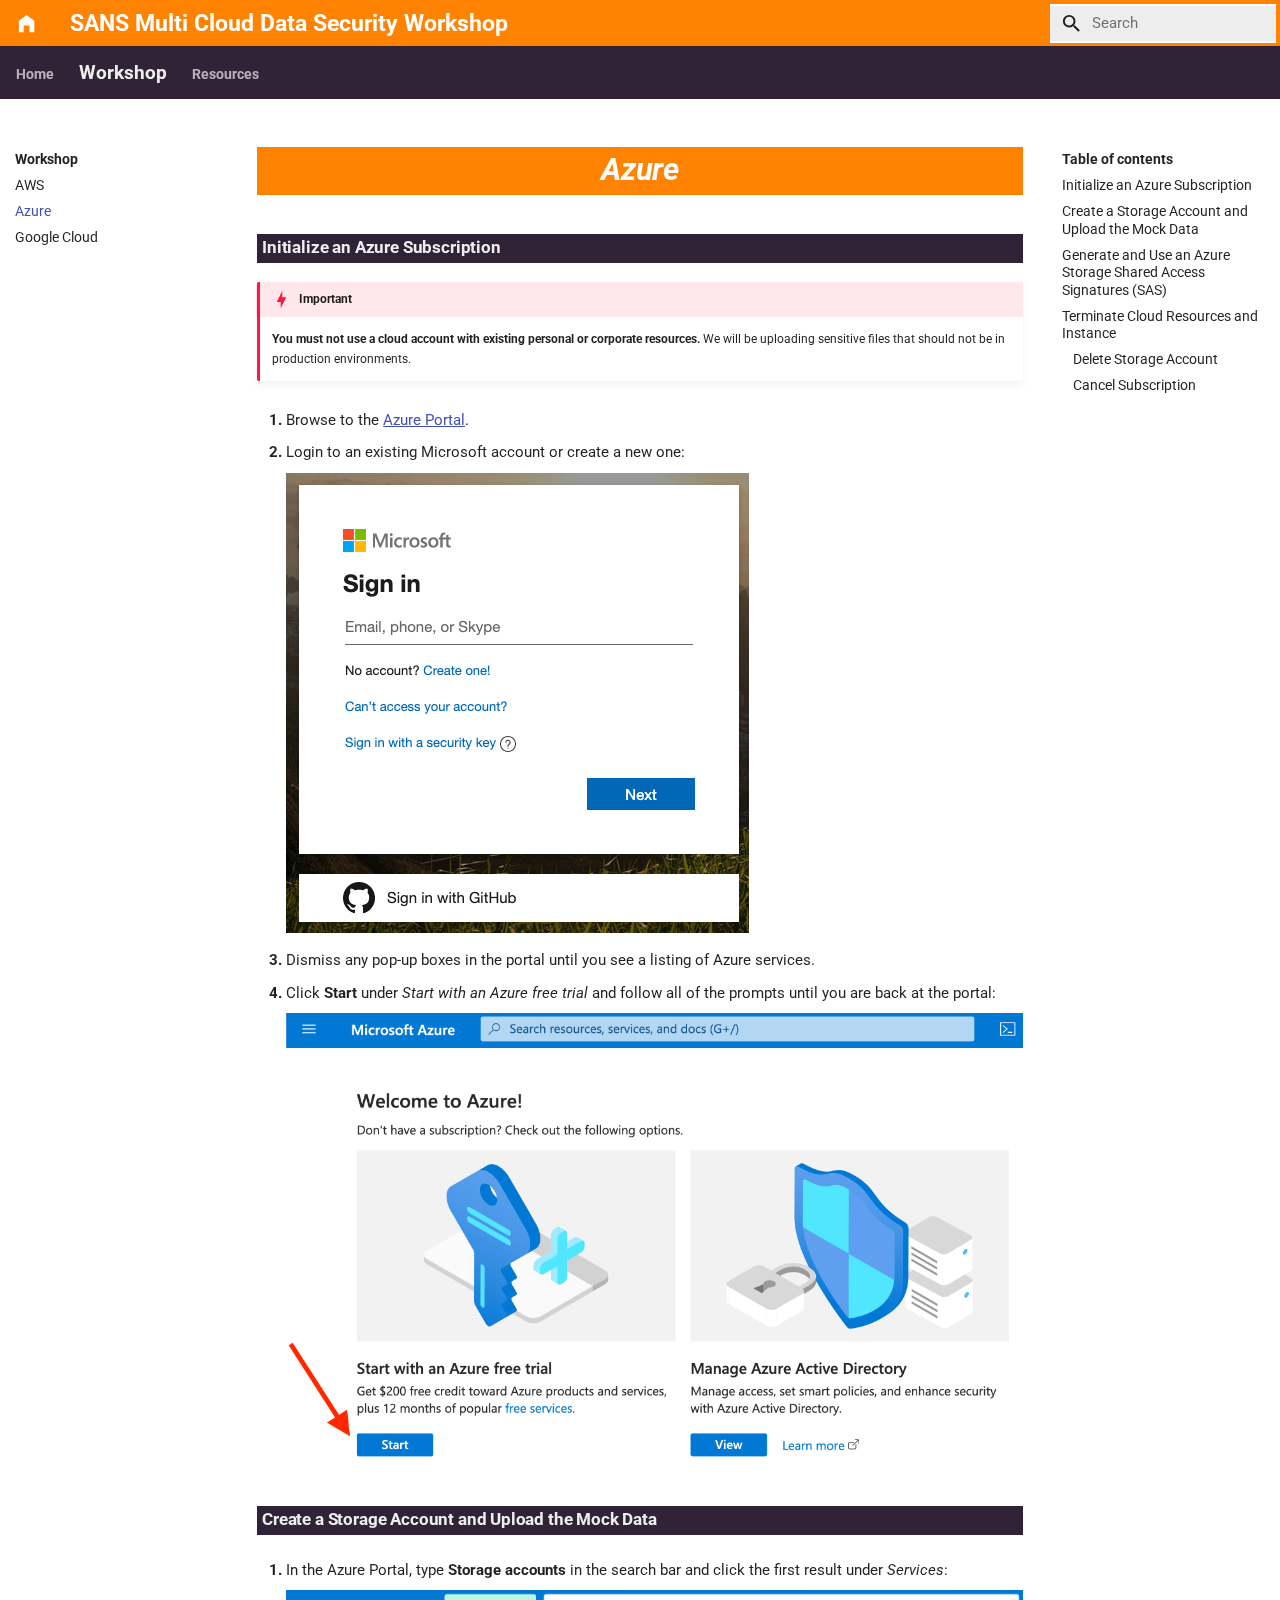
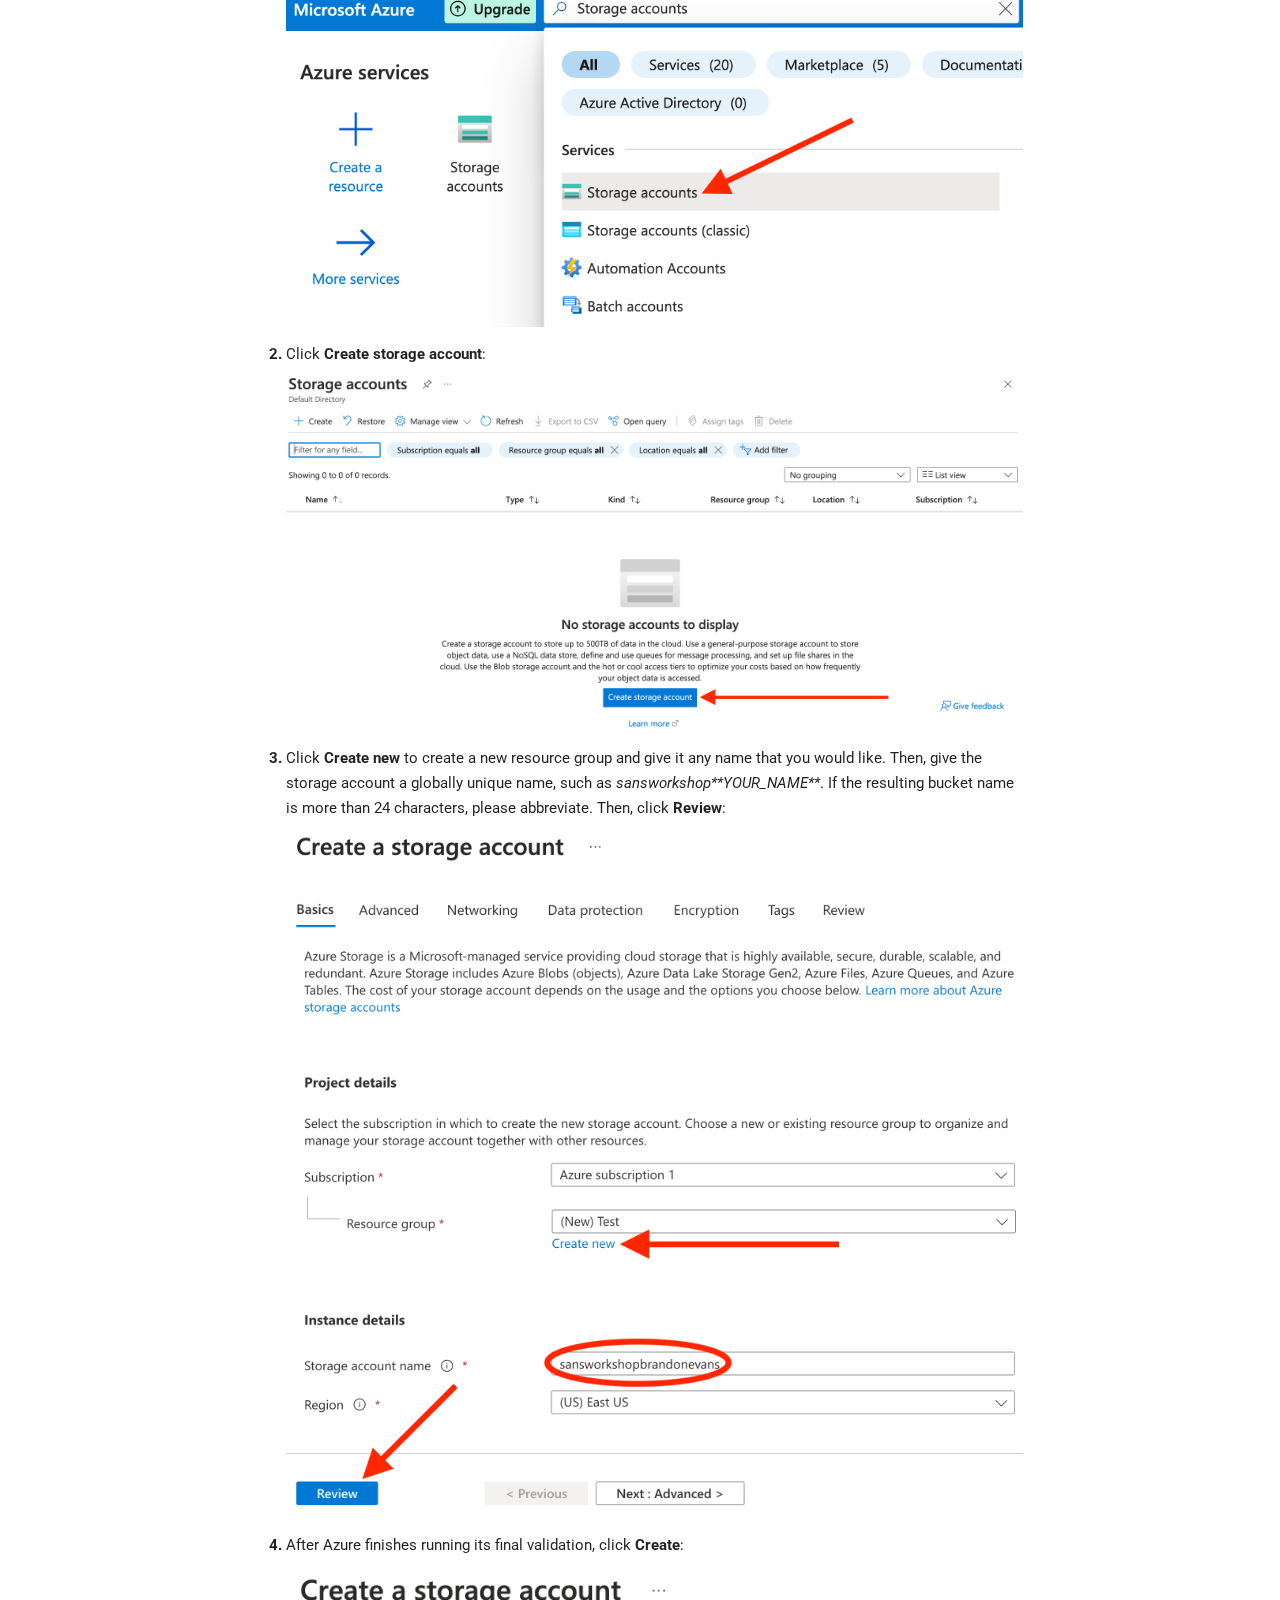
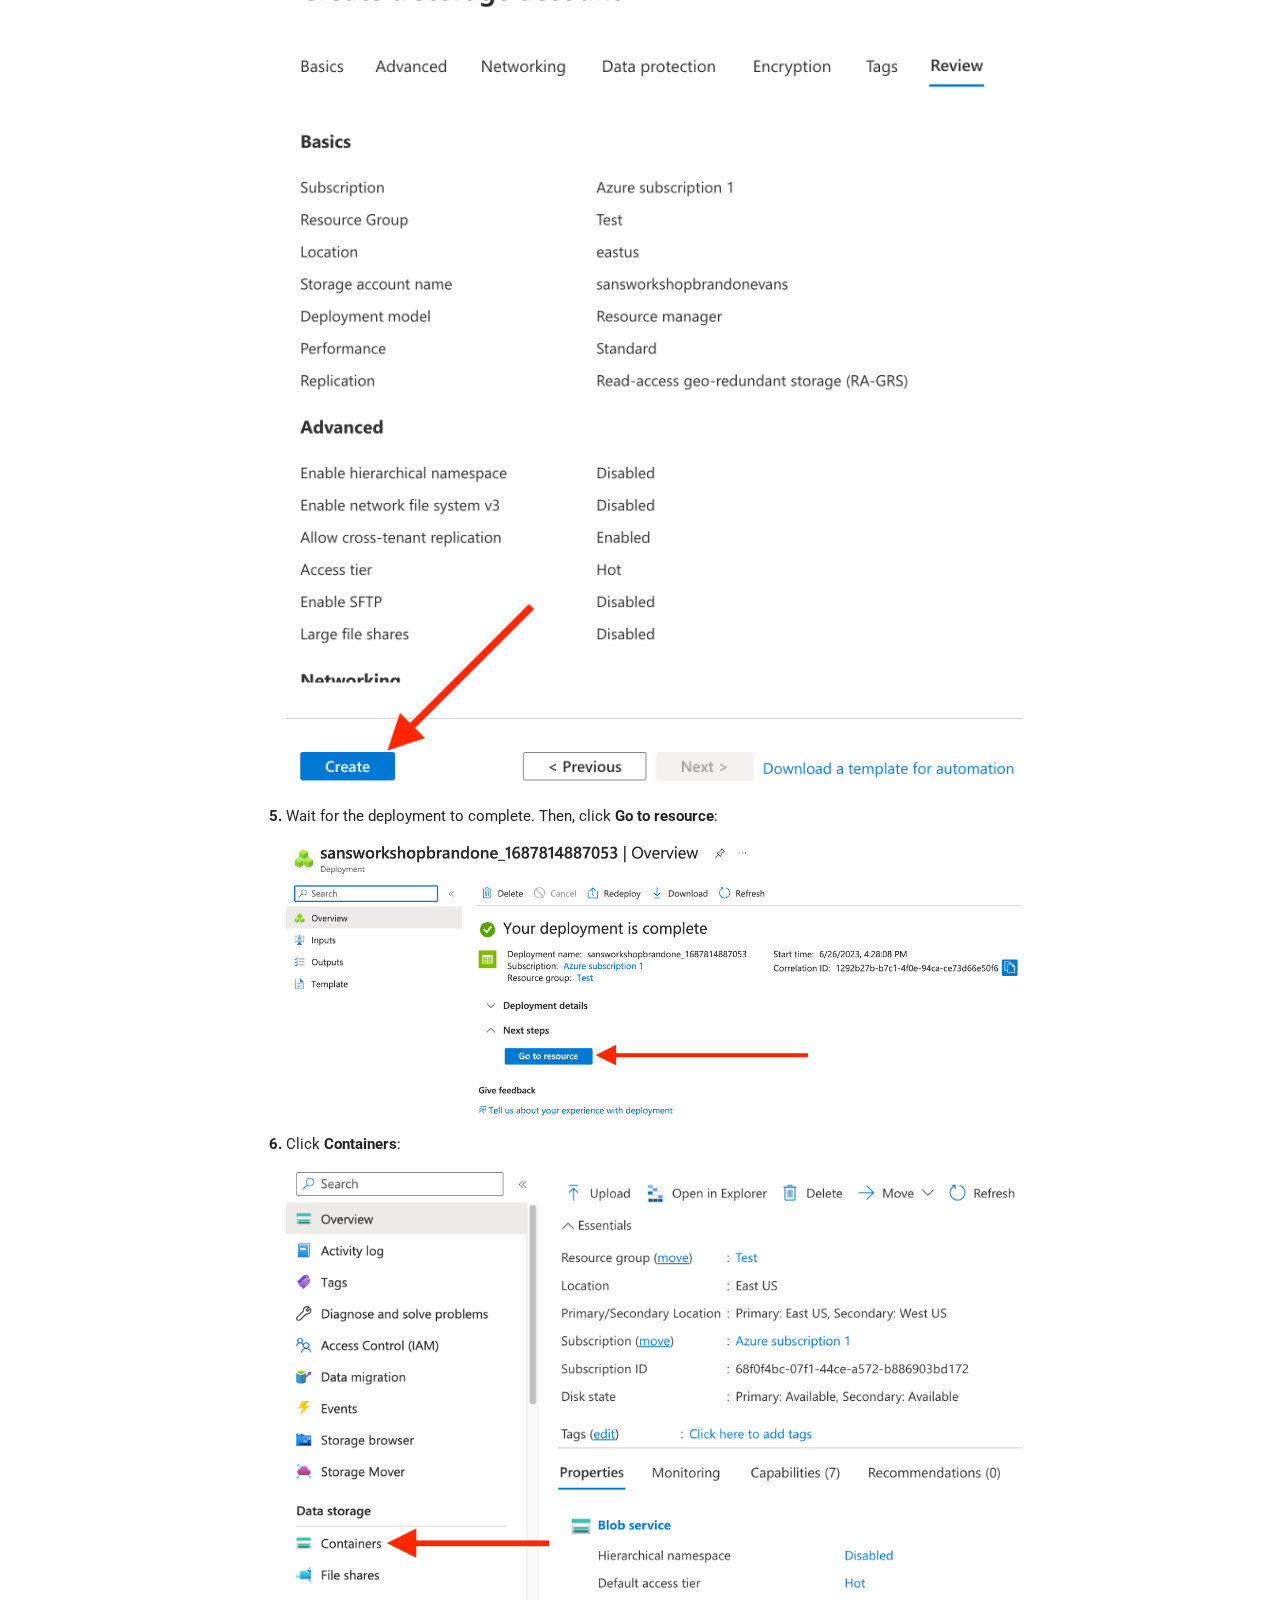
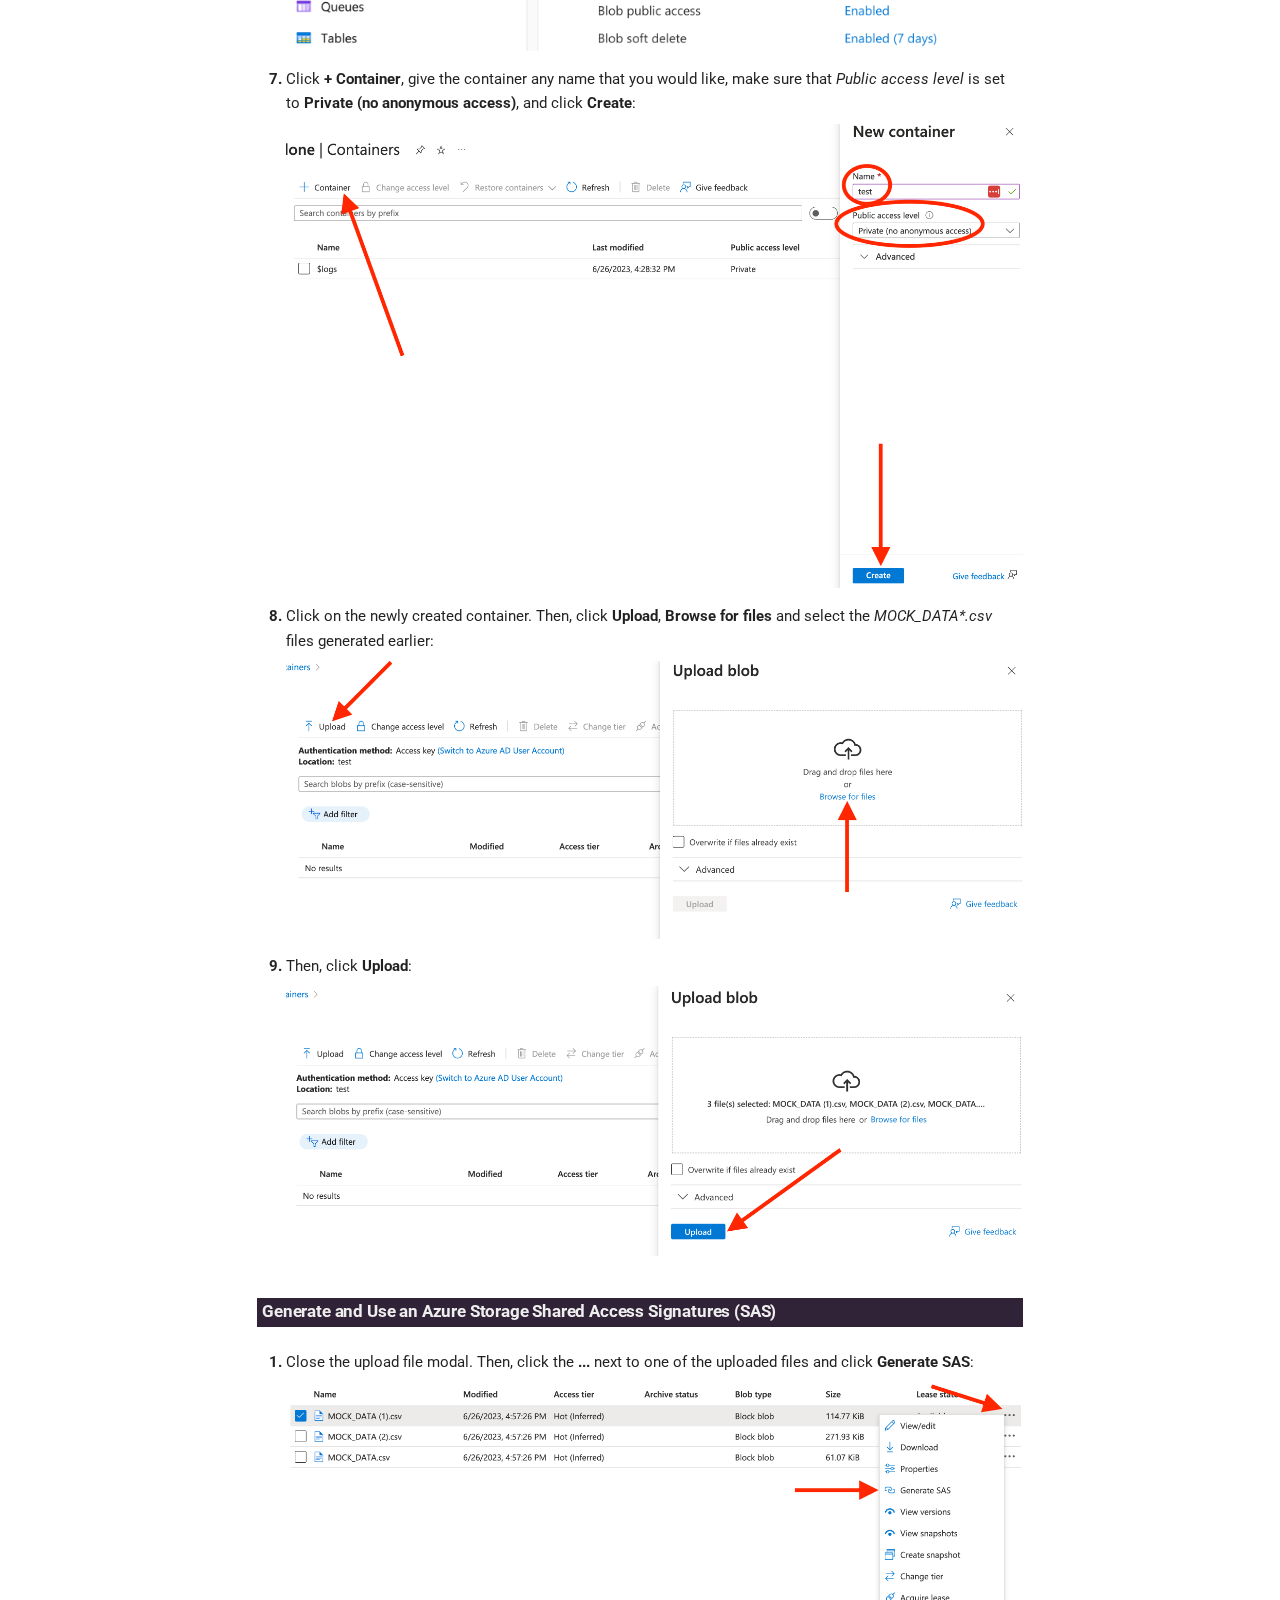
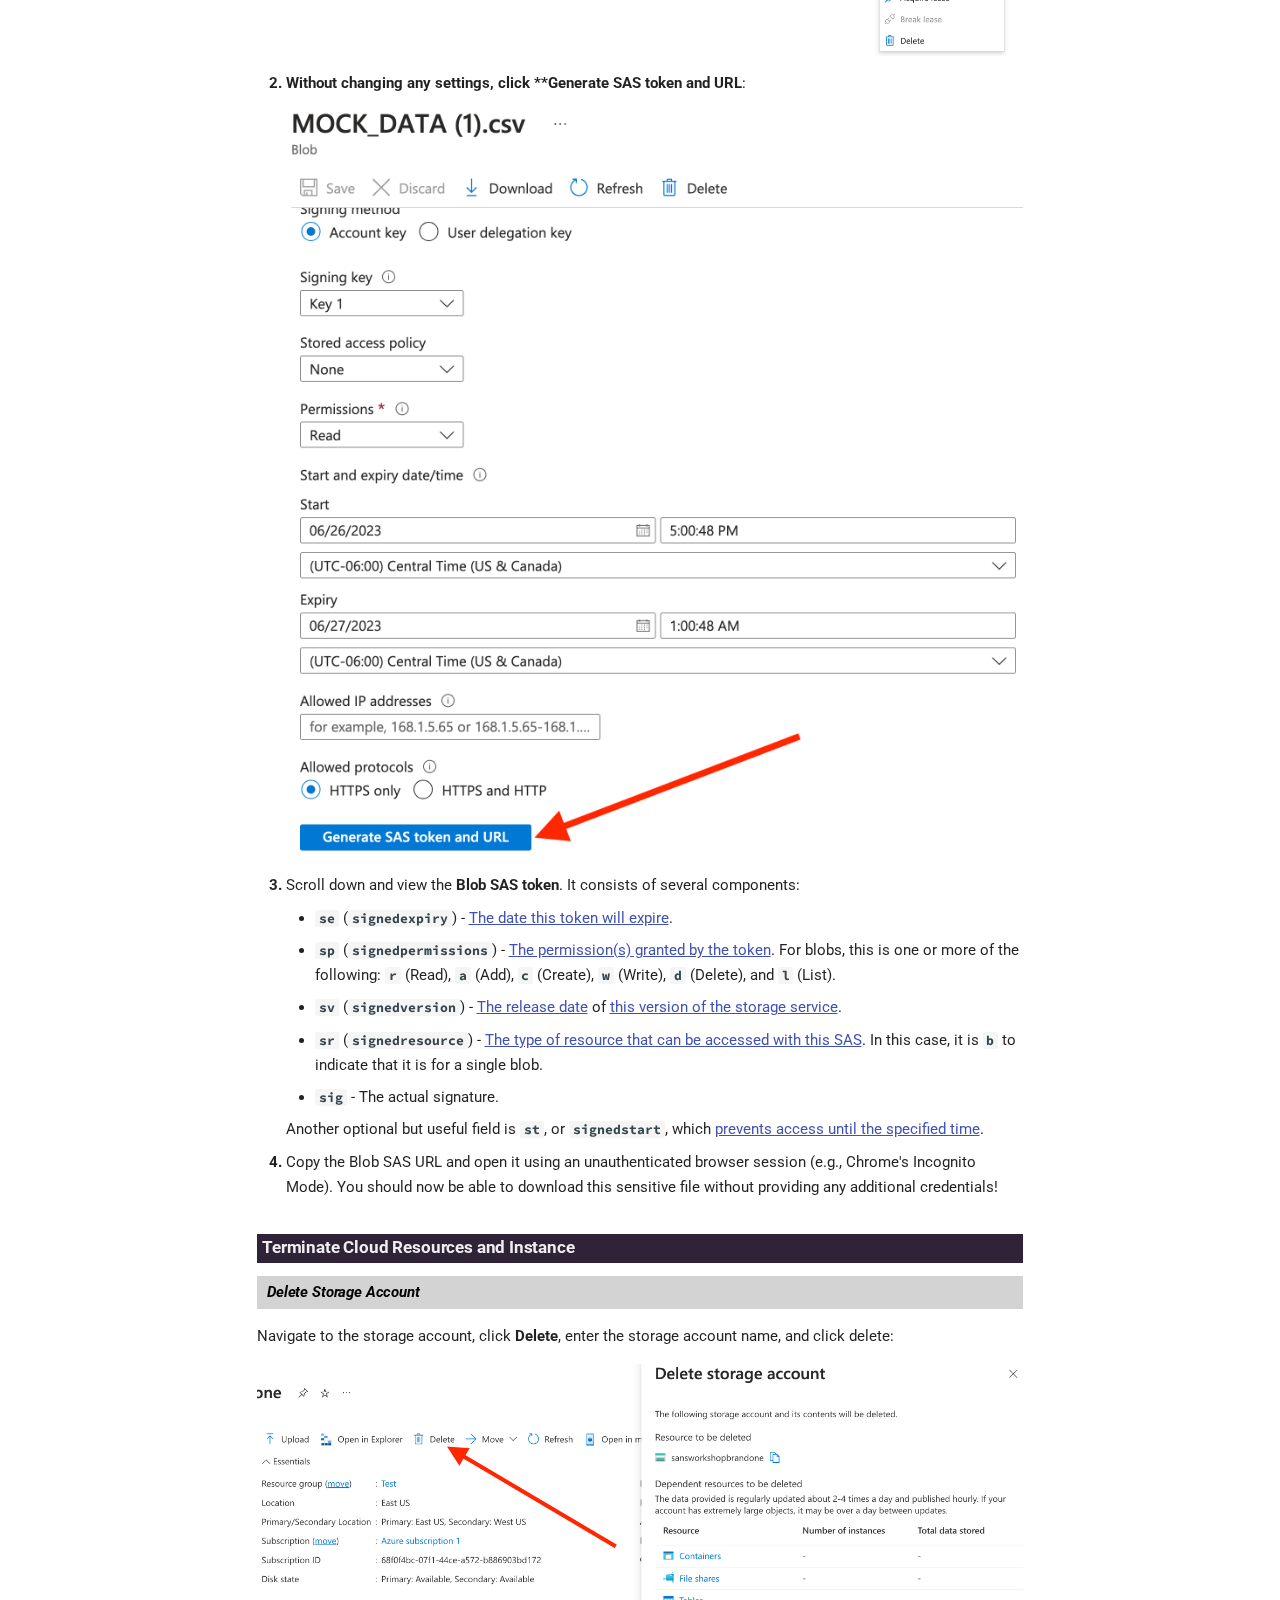
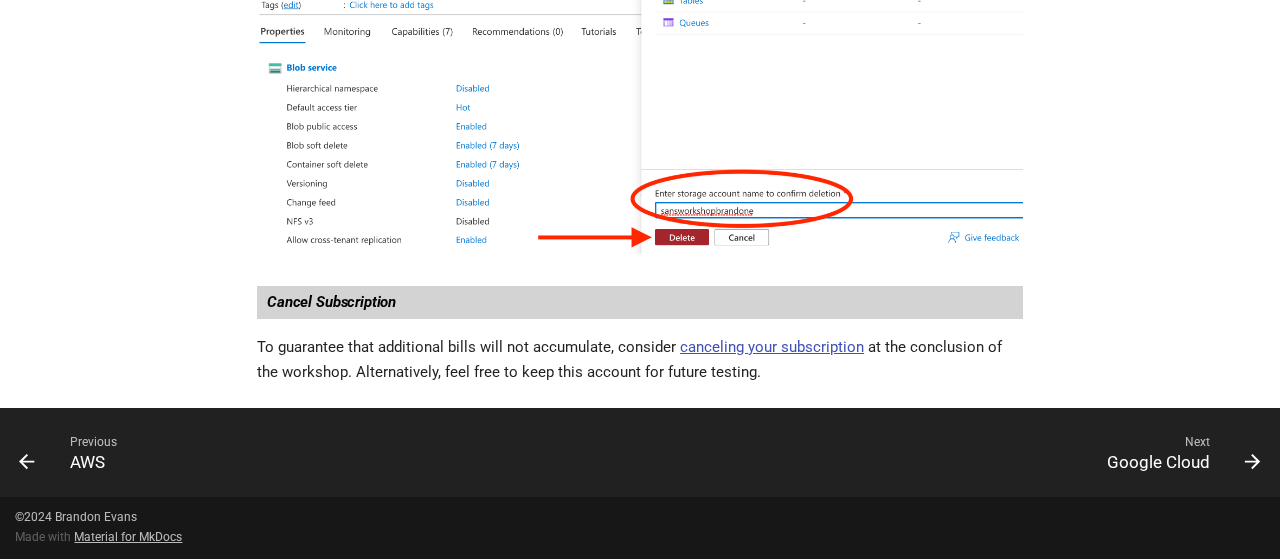
<file: workshop/azure/index.html>
<!doctype html>
<html lang="en" class="no-js">
  <head>
    
      <meta charset="utf-8">
      <meta name="viewport" content="width=device-width,initial-scale=1">
      
        <meta name="description" content="SANS Multi Cloud Data Security Workshop">
      
      
        <meta name="author" content="Brandon Evans">
      
      
      <link rel="icon" href="../../img/favicon.ico">
      <meta name="generator" content="mkdocs-1.3.0, mkdocs-material-8.2.11">
    
    
      
        <title>Azure - SANS Multi Cloud Data Security Workshop</title>
      
    
    
      <link rel="stylesheet" href="../../assets/stylesheets/main.8c5ef100.min.css">
      
        
        <link rel="stylesheet" href="../../assets/stylesheets/palette.9647289d.min.css">
        
          
          
          <meta name="theme-color" content="#ffffff">
        
      
    
    
    
      
        
        
        <link rel="preconnect" href="https://fonts.gstatic.com" crossorigin>
        <link rel="stylesheet" href="https://fonts.googleapis.com/css?family=Roboto:300,300i,400,400i,700,700i%7CSource+Code+Pro:400,400i,700,700i&display=fallback">
        <style>:root{--md-text-font:"Roboto";--md-code-font:"Source Code Pro"}</style>
      
    
    
      <link rel="stylesheet" href="../../css/jquery.fancybox.min.css">
    
      <link rel="stylesheet" href="../../css/pdf.css">
    
      <link rel="stylesheet" href="../../css/html.css">
    
      <link rel="stylesheet" href="../../css/custom.css">
    
    <script>__md_scope=new URL("../..",location),__md_get=(e,_=localStorage,t=__md_scope)=>JSON.parse(_.getItem(t.pathname+"."+e)),__md_set=(e,_,t=localStorage,a=__md_scope)=>{try{t.setItem(a.pathname+"."+e,JSON.stringify(_))}catch(e){}}</script>
    
      

    
    
  </head>
  
  
    
    
    
    
    
    <body dir="ltr" data-md-color-scheme="" data-md-color-primary="white" data-md-color-accent="indigo">
  
    
    
    <input class="md-toggle" data-md-toggle="drawer" type="checkbox" id="__drawer" autocomplete="off">
    <input class="md-toggle" data-md-toggle="search" type="checkbox" id="__search" autocomplete="off">
    <label class="md-overlay" for="__drawer"></label>
    <div data-md-component="skip">
      
        
        <a href="#azure" class="md-skip">
          Skip to content
        </a>
      
    </div>
    <div data-md-component="announce">
      
    </div>
    
    
      

<header class="md-header" data-md-component="header">
  <nav class="md-header__inner md-grid" aria-label="Header">
    <a href="../.." title="SANS Multi Cloud Data Security Workshop" class="md-header__button md-logo" aria-label="SANS Multi Cloud Data Security Workshop" data-md-component="logo">
      
  
  <svg xmlns="http://www.w3.org/2000/svg" viewBox="0 0 24 24"><path d="m12 3 8 6v12h-5v-7H9v7H4V9l8-6Z"/></svg>

    </a>
    <label class="md-header__button md-icon" for="__drawer">
      <svg xmlns="http://www.w3.org/2000/svg" viewBox="0 0 24 24"><path d="M3 6h18v2H3V6m0 5h18v2H3v-2m0 5h18v2H3v-2Z"/></svg>
    </label>
    <div class="md-header__title" data-md-component="header-title">
      <div class="md-header__ellipsis">
        <div class="md-header__topic">
          <span class="md-ellipsis">
            SANS Multi Cloud Data Security Workshop
          </span>
        </div>
        <div class="md-header__topic" data-md-component="header-topic">
          <span class="md-ellipsis">
            
              Azure
            
          </span>
        </div>
      </div>
    </div>
    
    
    
      <label class="md-header__button md-icon" for="__search">
        <svg xmlns="http://www.w3.org/2000/svg" viewBox="0 0 24 24"><path d="M9.5 3A6.5 6.5 0 0 1 16 9.5c0 1.61-.59 3.09-1.56 4.23l.27.27h.79l5 5-1.5 1.5-5-5v-.79l-.27-.27A6.516 6.516 0 0 1 9.5 16 6.5 6.5 0 0 1 3 9.5 6.5 6.5 0 0 1 9.5 3m0 2C7 5 5 7 5 9.5S7 14 9.5 14 14 12 14 9.5 12 5 9.5 5Z"/></svg>
      </label>
      <div class="md-search" data-md-component="search" role="dialog">
  <label class="md-search__overlay" for="__search"></label>
  <div class="md-search__inner" role="search">
    <form class="md-search__form" name="search">
      <input type="text" class="md-search__input" name="query" aria-label="Search" placeholder="Search" autocapitalize="off" autocorrect="off" autocomplete="off" spellcheck="false" data-md-component="search-query" required>
      <label class="md-search__icon md-icon" for="__search">
        <svg xmlns="http://www.w3.org/2000/svg" viewBox="0 0 24 24"><path d="M9.5 3A6.5 6.5 0 0 1 16 9.5c0 1.61-.59 3.09-1.56 4.23l.27.27h.79l5 5-1.5 1.5-5-5v-.79l-.27-.27A6.516 6.516 0 0 1 9.5 16 6.5 6.5 0 0 1 3 9.5 6.5 6.5 0 0 1 9.5 3m0 2C7 5 5 7 5 9.5S7 14 9.5 14 14 12 14 9.5 12 5 9.5 5Z"/></svg>
        <svg xmlns="http://www.w3.org/2000/svg" viewBox="0 0 24 24"><path d="M20 11v2H8l5.5 5.5-1.42 1.42L4.16 12l7.92-7.92L13.5 5.5 8 11h12Z"/></svg>
      </label>
      <nav class="md-search__options" aria-label="Search">
        
        <button type="reset" class="md-search__icon md-icon" aria-label="Clear" tabindex="-1">
          <svg xmlns="http://www.w3.org/2000/svg" viewBox="0 0 24 24"><path d="M19 6.41 17.59 5 12 10.59 6.41 5 5 6.41 10.59 12 5 17.59 6.41 19 12 13.41 17.59 19 19 17.59 13.41 12 19 6.41Z"/></svg>
        </button>
      </nav>
      
    </form>
    <div class="md-search__output">
      <div class="md-search__scrollwrap" data-md-scrollfix>
        <div class="md-search-result" data-md-component="search-result">
          <div class="md-search-result__meta">
            Initializing search
          </div>
          <ol class="md-search-result__list"></ol>
        </div>
      </div>
    </div>
  </div>
</div>
    
    
  </nav>
  
</header>
    
    <div class="md-container" data-md-component="container">
      
      
        
          
            
<nav class="md-tabs" aria-label="Tabs" data-md-component="tabs">
  <div class="md-tabs__inner md-grid">
    <ul class="md-tabs__list">
      
        
  
  


  <li class="md-tabs__item">
    <a href="../.." class="md-tabs__link">
      Home
    </a>
  </li>

      
        
  
  
    
  


  
  
  
    <li class="md-tabs__item">
      <a href="../" class="md-tabs__link md-tabs__link--active">
        Workshop
      </a>
    </li>
  

      
        
  
  


  <li class="md-tabs__item">
    <a href="../../resources/" class="md-tabs__link">
      Resources
    </a>
  </li>

      
    </ul>
  </div>
</nav>
          
        
      
      <main class="md-main" data-md-component="main">
        <div class="md-main__inner md-grid">
          
            
              
              <div class="md-sidebar md-sidebar--primary" data-md-component="sidebar" data-md-type="navigation" >
                <div class="md-sidebar__scrollwrap">
                  <div class="md-sidebar__inner">
                    

  


<nav class="md-nav md-nav--primary md-nav--lifted" aria-label="Navigation" data-md-level="0">
  <label class="md-nav__title" for="__drawer">
    <a href="../.." title="SANS Multi Cloud Data Security Workshop" class="md-nav__button md-logo" aria-label="SANS Multi Cloud Data Security Workshop" data-md-component="logo">
      
  
  <svg xmlns="http://www.w3.org/2000/svg" viewBox="0 0 24 24"><path d="m12 3 8 6v12h-5v-7H9v7H4V9l8-6Z"/></svg>

    </a>
    SANS Multi Cloud Data Security Workshop
  </label>
  
  <ul class="md-nav__list" data-md-scrollfix>
    
      
      
      

  
  
  
    <li class="md-nav__item">
      <a href="../.." class="md-nav__link">
        Home
      </a>
    </li>
  

    
      
      
      

  
  
    
  
  
    
    <li class="md-nav__item md-nav__item--active md-nav__item--nested">
      
      
        <input class="md-nav__toggle md-toggle" data-md-toggle="__nav_2" type="checkbox" id="__nav_2" checked>
      
      
      
        
          
            
          
        
          
            
          
        
          
            
          
        
          
            
          
        
      
      
        
        
        <div class="md-nav__link md-nav__link--index ">
          <a href="../">Workshop</a>
          
            <label for="__nav_2">
              <span class="md-nav__icon md-icon"></span>
            </label>
          
        </div>
      
      <nav class="md-nav" aria-label="Workshop" data-md-level="1">
        <label class="md-nav__title" for="__nav_2">
          <span class="md-nav__icon md-icon"></span>
          Workshop
        </label>
        <ul class="md-nav__list" data-md-scrollfix>
          
            
          
            
              
  
  
  
    <li class="md-nav__item">
      <a href="../aws/" class="md-nav__link">
        AWS
      </a>
    </li>
  

            
          
            
              
  
  
    
  
  
    <li class="md-nav__item md-nav__item--active">
      
      <input class="md-nav__toggle md-toggle" data-md-toggle="toc" type="checkbox" id="__toc">
      
      
        
      
      
        <label class="md-nav__link md-nav__link--active" for="__toc">
          Azure
          <span class="md-nav__icon md-icon"></span>
        </label>
      
      <a href="./" class="md-nav__link md-nav__link--active">
        Azure
      </a>
      
        

<nav class="md-nav md-nav--secondary" aria-label="Table of contents">
  
  
  
    
  
  
    <label class="md-nav__title" for="__toc">
      <span class="md-nav__icon md-icon"></span>
      Table of contents
    </label>
    <ul class="md-nav__list" data-md-component="toc" data-md-scrollfix>
      
        <li class="md-nav__item">
  <a href="#initialize-an-azure-subscription" class="md-nav__link">
    Initialize an Azure Subscription
  </a>
  
</li>
      
        <li class="md-nav__item">
  <a href="#create-a-storage-account-and-upload-the-mock-data" class="md-nav__link">
    Create a Storage Account and Upload the Mock Data
  </a>
  
</li>
      
        <li class="md-nav__item">
  <a href="#generate-and-use-an-azure-storage-shared-access-signatures-sas" class="md-nav__link">
    Generate and Use an Azure Storage Shared Access Signatures (SAS)
  </a>
  
</li>
      
        <li class="md-nav__item">
  <a href="#terminate-cloud-resources-and-instance" class="md-nav__link">
    Terminate Cloud Resources and Instance
  </a>
  
    <nav class="md-nav" aria-label="Terminate Cloud Resources and Instance">
      <ul class="md-nav__list">
        
          <li class="md-nav__item">
  <a href="#delete-storage-account" class="md-nav__link">
    Delete Storage Account
  </a>
  
</li>
        
          <li class="md-nav__item">
  <a href="#cancel-subscription" class="md-nav__link">
    Cancel Subscription
  </a>
  
</li>
        
      </ul>
    </nav>
  
</li>
      
    </ul>
  
</nav>
      
    </li>
  

            
          
            
              
  
  
  
    <li class="md-nav__item">
      <a href="../google/" class="md-nav__link">
        Google Cloud
      </a>
    </li>
  

            
          
        </ul>
      </nav>
    </li>
  

    
      
      
      

  
  
  
    <li class="md-nav__item">
      <a href="../../resources/" class="md-nav__link">
        Resources
      </a>
    </li>
  

    
  </ul>
</nav>
                  </div>
                </div>
              </div>
            
            
              
              <div class="md-sidebar md-sidebar--secondary" data-md-component="sidebar" data-md-type="toc" >
                <div class="md-sidebar__scrollwrap">
                  <div class="md-sidebar__inner">
                    

<nav class="md-nav md-nav--secondary" aria-label="Table of contents">
  
  
  
    
  
  
    <label class="md-nav__title" for="__toc">
      <span class="md-nav__icon md-icon"></span>
      Table of contents
    </label>
    <ul class="md-nav__list" data-md-component="toc" data-md-scrollfix>
      
        <li class="md-nav__item">
  <a href="#initialize-an-azure-subscription" class="md-nav__link">
    Initialize an Azure Subscription
  </a>
  
</li>
      
        <li class="md-nav__item">
  <a href="#create-a-storage-account-and-upload-the-mock-data" class="md-nav__link">
    Create a Storage Account and Upload the Mock Data
  </a>
  
</li>
      
        <li class="md-nav__item">
  <a href="#generate-and-use-an-azure-storage-shared-access-signatures-sas" class="md-nav__link">
    Generate and Use an Azure Storage Shared Access Signatures (SAS)
  </a>
  
</li>
      
        <li class="md-nav__item">
  <a href="#terminate-cloud-resources-and-instance" class="md-nav__link">
    Terminate Cloud Resources and Instance
  </a>
  
    <nav class="md-nav" aria-label="Terminate Cloud Resources and Instance">
      <ul class="md-nav__list">
        
          <li class="md-nav__item">
  <a href="#delete-storage-account" class="md-nav__link">
    Delete Storage Account
  </a>
  
</li>
        
          <li class="md-nav__item">
  <a href="#cancel-subscription" class="md-nav__link">
    Cancel Subscription
  </a>
  
</li>
        
      </ul>
    </nav>
  
</li>
      
    </ul>
  
</nav>
                  </div>
                </div>
              </div>
            
          
          <div class="md-content" data-md-component="content">
            <article class="md-content__inner md-typeset">
              
                


<h1 id="azure">Azure</h1>
<h2 id="initialize-an-azure-subscription">Initialize an Azure Subscription</h2>
<div class="admonition danger">
<p class="admonition-title">Important</p>
<p><strong>You must not use a cloud account with existing personal or corporate resources.</strong> We will be uploading sensitive files that should not be in production environments.</p>
</div>
<ol>
<li>
<p>Browse to the <a href="https://portal.azure.com">Azure Portal</a>.</p>
</li>
<li>
<p>Login to an existing Microsoft account or create a new one:</p>
<p><img alt="" src="img/0001.png" /></p>
</li>
<li>
<p>Dismiss any pop-up boxes in the portal until you see a listing of Azure services.</p>
</li>
<li>
<p>Click <strong>Start</strong> under <em>Start with an Azure free trial</em> and follow all of the prompts until you are back at the portal:</p>
<p><img alt="" src="img/free_trial.png" /></p>
</li>
</ol>
<h2 id="create-a-storage-account-and-upload-the-mock-data">Create a Storage Account and Upload the Mock Data</h2>
<ol>
<li>
<p>In the Azure Portal, type <strong>Storage accounts</strong> in the search bar and click the first result under <em>Services</em>:</p>
<p><img alt="" src="img/go-to-storage.png" /></p>
</li>
<li>
<p>Click <strong>Create storage account</strong>:</p>
<p><img alt="" src="img/create-storage-account.png" /></p>
</li>
<li>
<p>Click <strong>Create new</strong> to create a new resource group and give it any name that you would like. Then, give the storage account a globally unique name, such as <em>sansworkshop**YOUR_NAME**</em>. If the resulting bucket name is more than 24 characters, please abbreviate. Then, click <strong>Review</strong>:</p>
<p><img alt="" src="img/create-storage-account-review.png" /></p>
</li>
<li>
<p>After Azure finishes running its final validation, click <strong>Create</strong>:</p>
<p><img alt="" src="img/create-storage-account-confirm.png" /></p>
</li>
<li>
<p>Wait for the deployment to complete. Then, click <strong>Go to resource</strong>:</p>
<p><img alt="" src="img/go-to-resource.png" /></p>
</li>
<li>
<p>Click <strong>Containers</strong>:</p>
<p><img alt="" src="img/go-to-containers.png" /></p>
</li>
<li>
<p>Click <strong>+ Container</strong>, give the container any name that you would like, make sure that <em>Public access level</em> is set to <strong>Private (no anonymous access)</strong>, and click <strong>Create</strong>:</p>
<p><img alt="" src="img/create-container.png" /></p>
</li>
<li>
<p>Click on the newly created container. Then, click <strong>Upload</strong>, <strong>Browse for files</strong> and select the <em>MOCK_DATA*.csv</em> files generated earlier:</p>
<p><img alt="" src="img/upload-files.png" /></p>
</li>
<li>
<p>Then, click <strong>Upload</strong>:</p>
<p><img alt="" src="img/upload-files-confirm.png" /></p>
</li>
</ol>
<h2 id="generate-and-use-an-azure-storage-shared-access-signatures-sas">Generate and Use an Azure Storage Shared Access Signatures (SAS)</h2>
<ol>
<li>
<p>Close the upload file modal. Then, click the <strong>...</strong> next to one of the uploaded files and click <strong>Generate SAS</strong>:</p>
<p><img alt="" src="img/generate-sas.png" /></p>
</li>
<li>
<p><strong>Without changing any settings, click **Generate SAS token and URL</strong>:</p>
<p><img alt="" src="img/generate-sas-confirm.png" /></p>
</li>
<li>
<p>Scroll down and view the <strong>Blob SAS token</strong>. It consists of several components:</p>
<ul>
<li><code>se</code> (<code>signedexpiry</code>) - <a href="https://docs.microsoft.com/en-us/rest/api/storageservices/create-service-sas#specifying-the-access-policy" rel="noopener" target="_blank">The date this token will expire</a>.</li>
<li><code>sp</code> (<code>signedpermissions</code>) - <a href="https://docs.microsoft.com/en-us/rest/api/storageservices/create-service-sas#permissions-for-a-blob" rel="noopener" target="_blank">The permission(s) granted by the token</a>. For blobs, this is one or more of the following: <code>r</code> (Read), <code>a</code> (Add), <code>c</code> (Create), <code>w</code> (Write), <code>d</code> (Delete), and <code>l</code> (List).</li>
<li><code>sv</code> (<code>signedversion</code>) - <a href="https://docs.microsoft.com/en-us/rest/api/storageservices/create-service-sas#specifying-the-signed-version-field" rel="noopener" target="_blank">The release date</a> of <a href="https://docs.microsoft.com/en-us/rest/api/storageservices/version-2018-11-09" rel="noopener" target="_blank">this version of the storage service</a>.</li>
<li><code>sr</code> (<code>signedresource</code>) - <a href="https://docs.microsoft.com/en-us/rest/api/storageservices/create-service-sas#specifying-the-signed-resource-blob-service-only" rel="noopener" target="_blank">The type of resource that can be accessed with this SAS</a>. In this case, it is <code>b</code> to indicate that it is for a single blob.</li>
<li><code>sig</code> - The actual signature.</li>
</ul>
<p>Another optional but useful field is <code>st</code>, or <code>signedstart</code>, which <a href="https://docs.microsoft.com/en-us/rest/api/storageservices/create-service-sas#specifying-the-access-policy" rel="noopener" target="_blank">prevents access until the specified time</a>.</p>
</li>
<li>
<p>Copy the Blob SAS URL and open it using an unauthenticated browser session (e.g., Chrome's Incognito Mode). You should now be able to download this sensitive file without providing any additional credentials!</p>
</li>
</ol>
<h2 id="terminate-cloud-resources-and-instance">Terminate Cloud Resources and Instance</h2>
<h3 id="delete-storage-account">Delete Storage Account</h3>
<p>Navigate to the storage account, click <strong>Delete</strong>, enter the storage account name, and click delete:</p>
<p><img alt="" src="img/delete-storage-account.png" /></p>
<h3 id="cancel-subscription">Cancel Subscription</h3>
<p>To guarantee that additional bills will not accumulate, consider <a href="https://docs.microsoft.com/en-us/azure/cost-management-billing/manage/cancel-azure-subscription" rel="noopener" target="_blank">canceling your subscription</a> at the conclusion of the workshop. Alternatively, feel free to keep this account for future testing.</p>

              
            </article>
          </div>
        </div>
        
      </main>
      
        <footer class="md-footer">
  
    <nav class="md-footer__inner md-grid" aria-label="Footer">
      
        
        <a href="../aws/" class="md-footer__link md-footer__link--prev" aria-label="Previous: AWS" rel="prev">
          <div class="md-footer__button md-icon">
            <svg xmlns="http://www.w3.org/2000/svg" viewBox="0 0 24 24"><path d="M20 11v2H8l5.5 5.5-1.42 1.42L4.16 12l7.92-7.92L13.5 5.5 8 11h12Z"/></svg>
          </div>
          <div class="md-footer__title">
            <div class="md-ellipsis">
              <span class="md-footer__direction">
                Previous
              </span>
              AWS
            </div>
          </div>
        </a>
      
      
        
        <a href="../google/" class="md-footer__link md-footer__link--next" aria-label="Next: Google Cloud" rel="next">
          <div class="md-footer__title">
            <div class="md-ellipsis">
              <span class="md-footer__direction">
                Next
              </span>
              Google Cloud
            </div>
          </div>
          <div class="md-footer__button md-icon">
            <svg xmlns="http://www.w3.org/2000/svg" viewBox="0 0 24 24"><path d="M4 11v2h12l-5.5 5.5 1.42 1.42L19.84 12l-7.92-7.92L10.5 5.5 16 11H4Z"/></svg>
          </div>
        </a>
      
    </nav>
  
  <div class="md-footer-meta md-typeset">
    <div class="md-footer-meta__inner md-grid">
      <div class="md-copyright">
  
    <div class="md-copyright__highlight">
      ©2024 Brandon Evans
    </div>
  
  
    Made with
    <a href="https://squidfunk.github.io/mkdocs-material/" target="_blank" rel="noopener">
      Material for MkDocs
    </a>
  
</div>
      
    </div>
  </div>
</footer>
      
    </div>
    <div class="md-dialog" data-md-component="dialog">
      <div class="md-dialog__inner md-typeset"></div>
    </div>
    <script id="__config" type="application/json">{"base": "../..", "features": ["navigation.instant", "navigation.tabs", "navigation.indexes", "content.code.annotate"], "search": "../../assets/javascripts/workers/search.2a1c317c.min.js", "translations": {"clipboard.copied": "Copied to clipboard", "clipboard.copy": "Copy to clipboard", "search.config.lang": "en", "search.config.pipeline": "trimmer, stopWordFilter", "search.config.separator": "[\\s\\-]+", "search.placeholder": "Search", "search.result.more.one": "1 more on this page", "search.result.more.other": "# more on this page", "search.result.none": "No matching documents", "search.result.one": "1 matching document", "search.result.other": "# matching documents", "search.result.placeholder": "Type to start searching", "search.result.term.missing": "Missing", "select.version.title": "Select version"}}</script>
    
    
      <script src="../../assets/javascripts/bundle.748e2769.min.js"></script>
      
        <script src="../../js/jquery.min.js"></script>
      
        <script src="../../js/jquery.fancybox.min.js"></script>
      
        <script src="../../js/workbook.js"></script>
      
        <script src="../../js/custom.js"></script>
      
    
  </body>
</html>
</file>
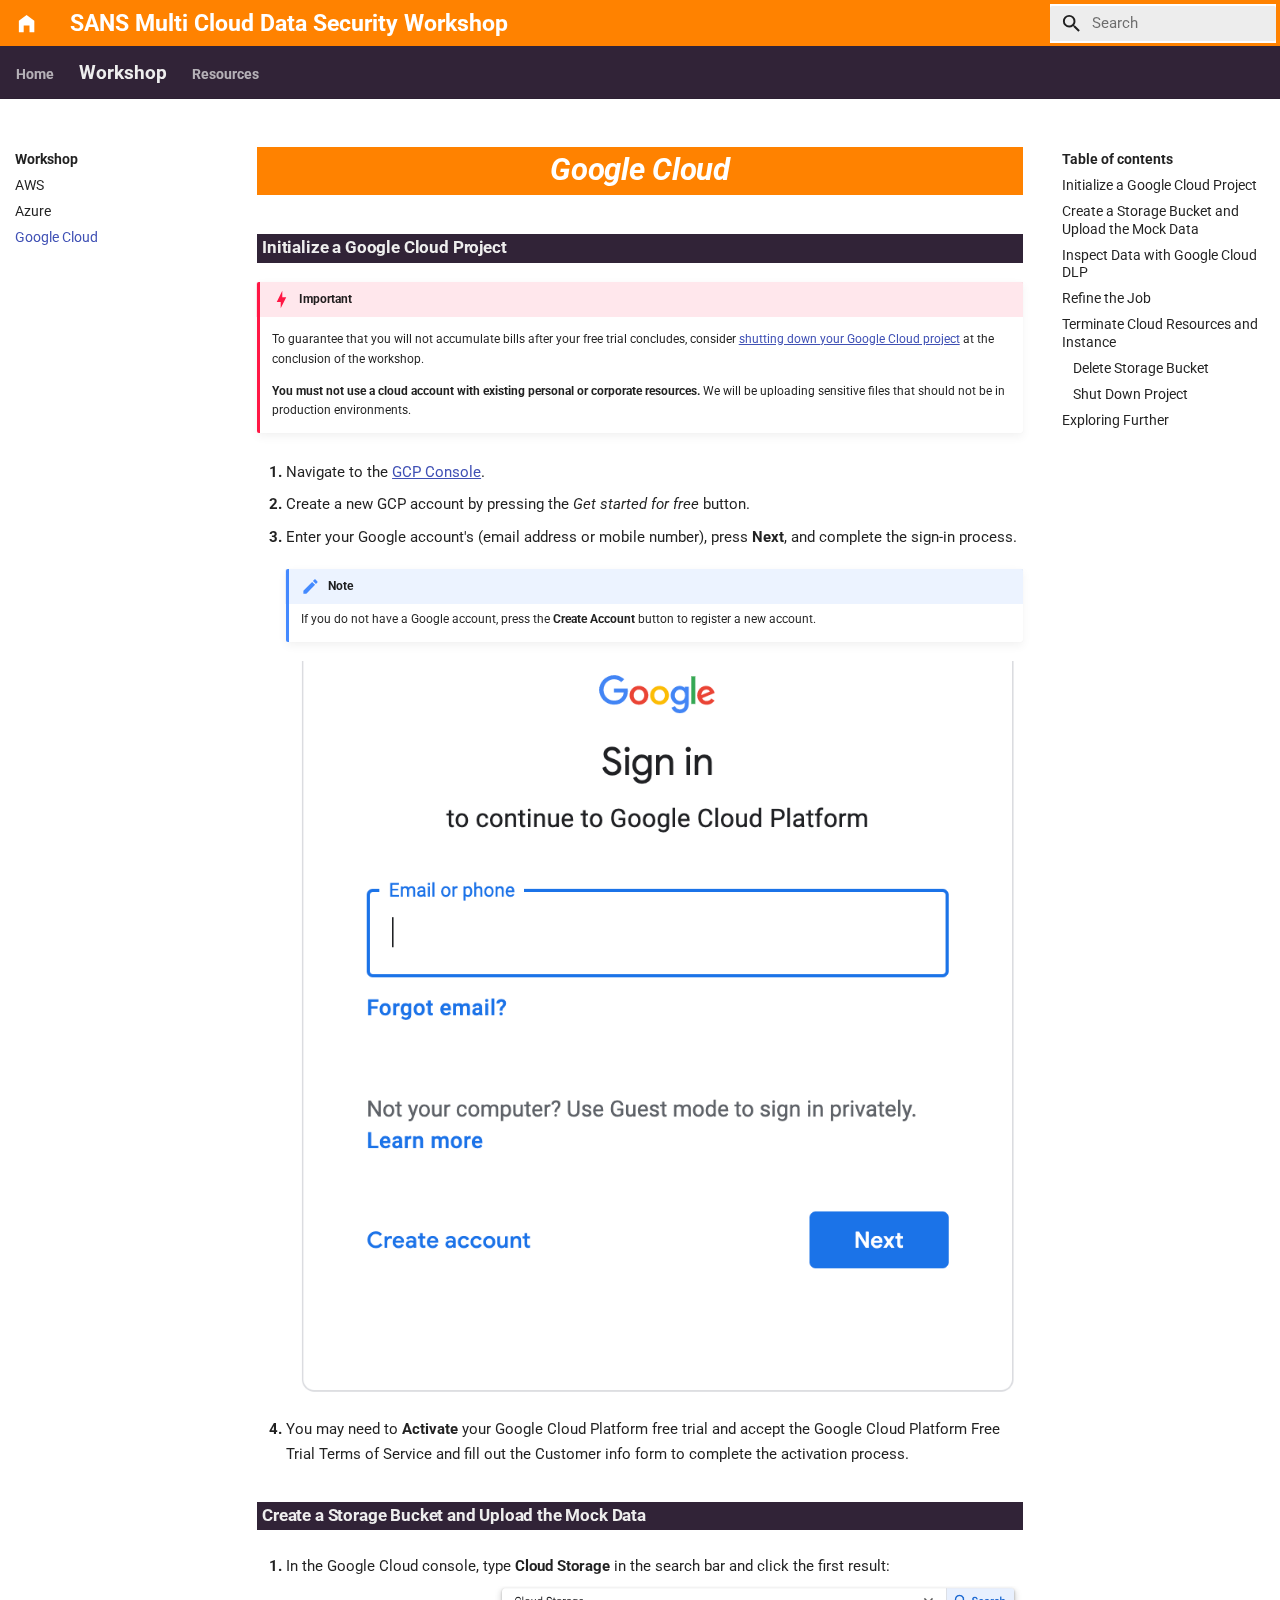
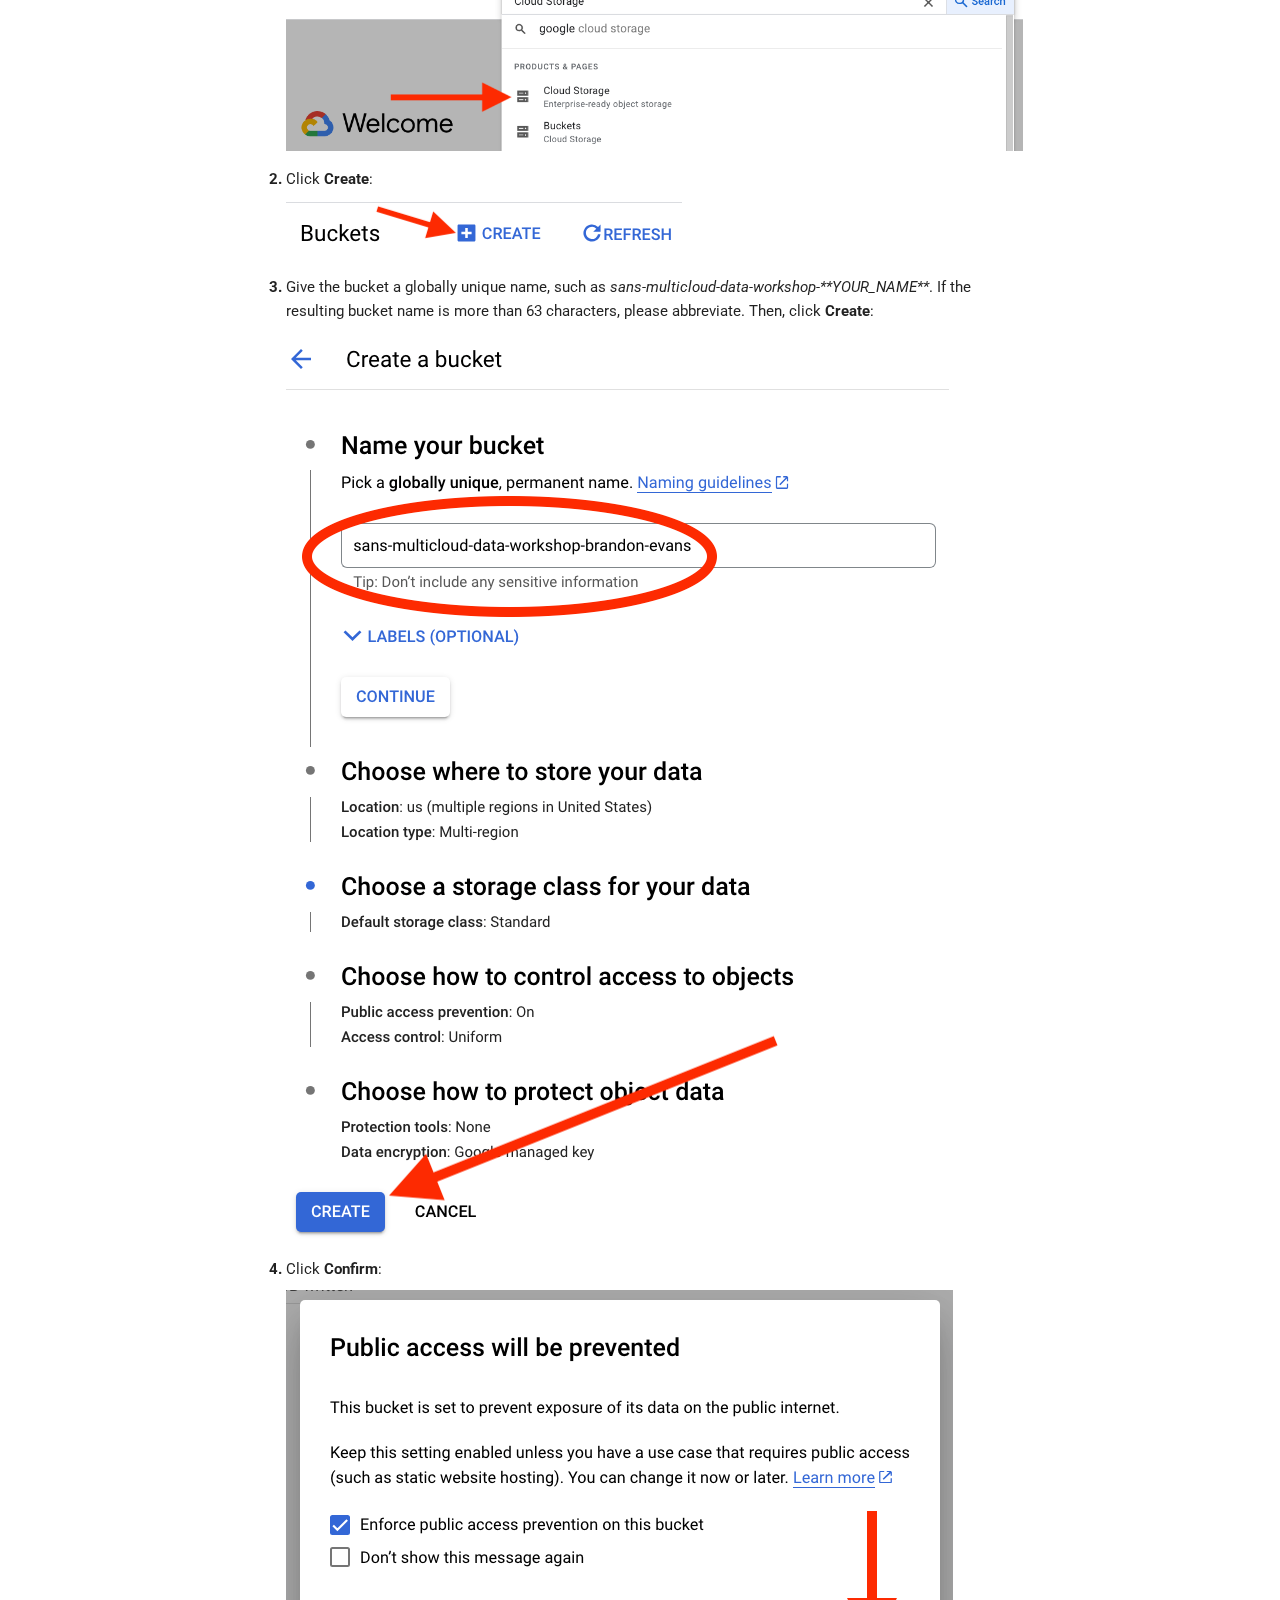
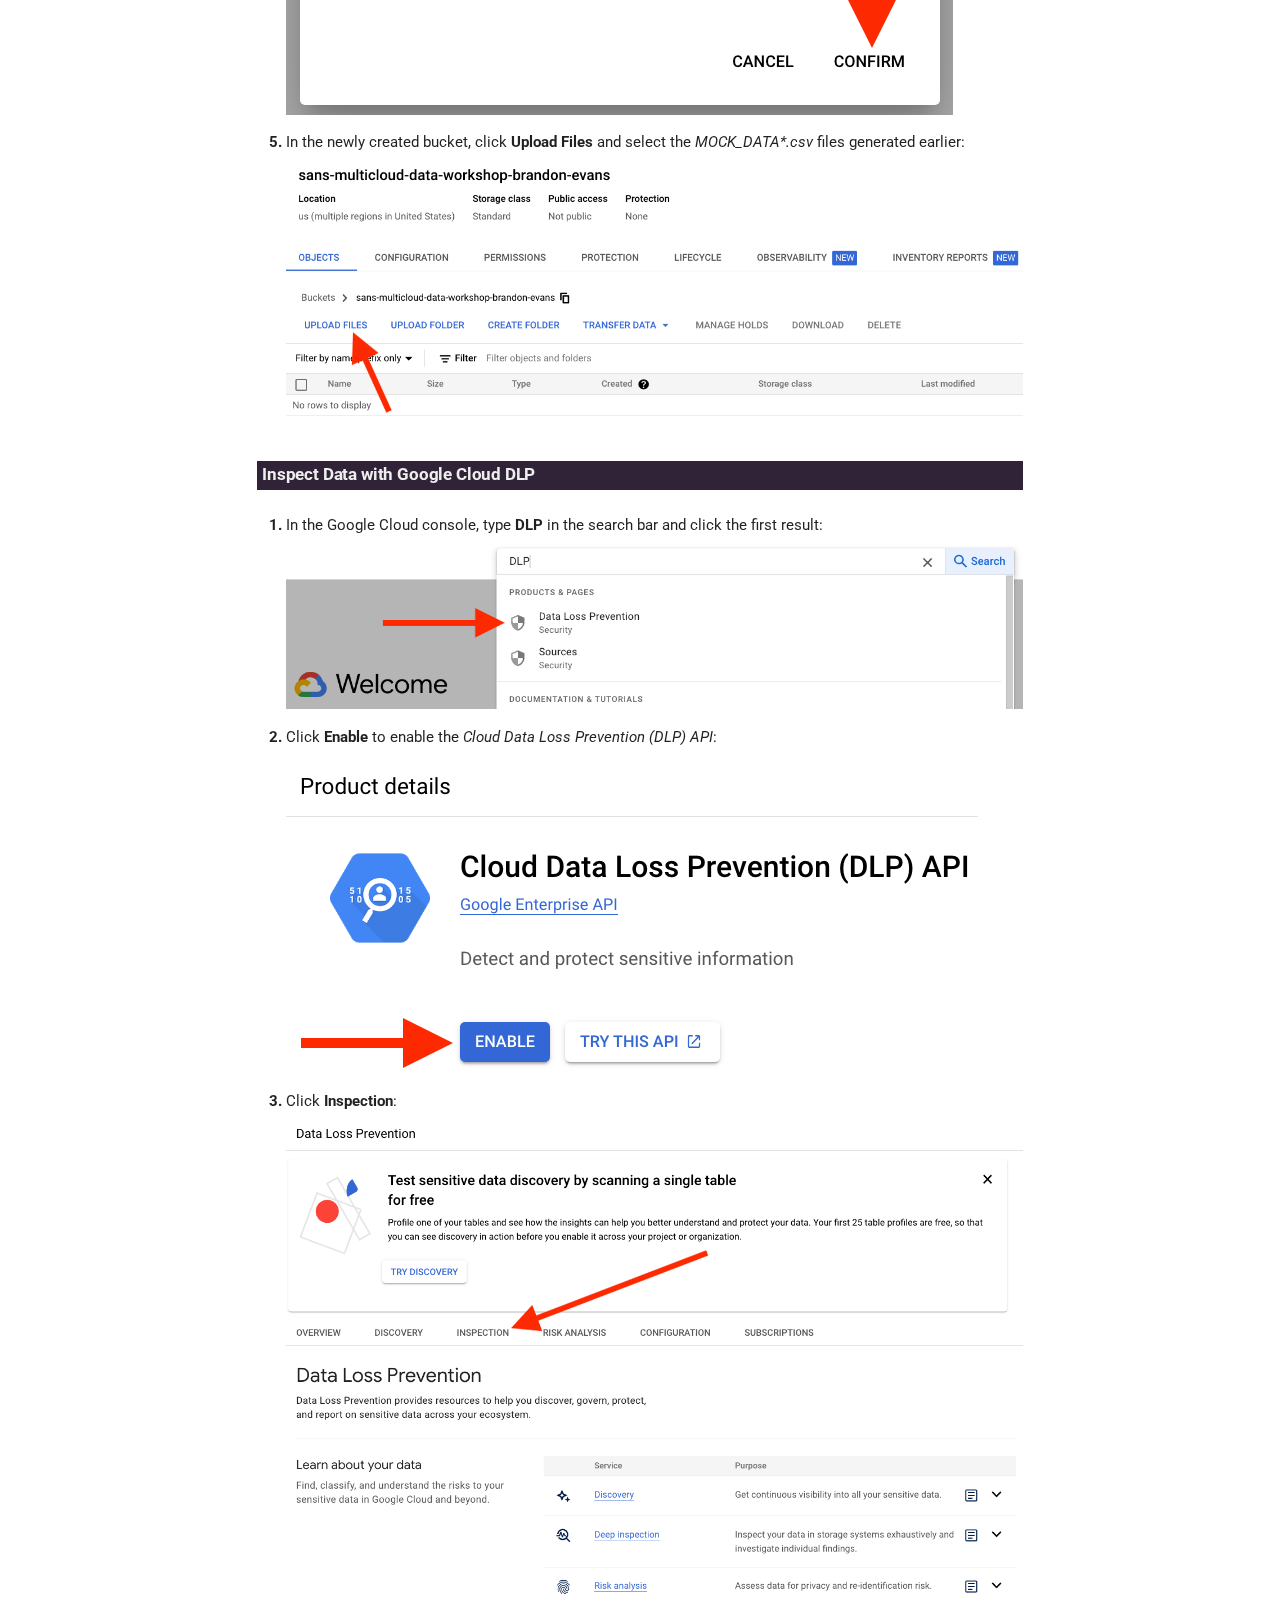
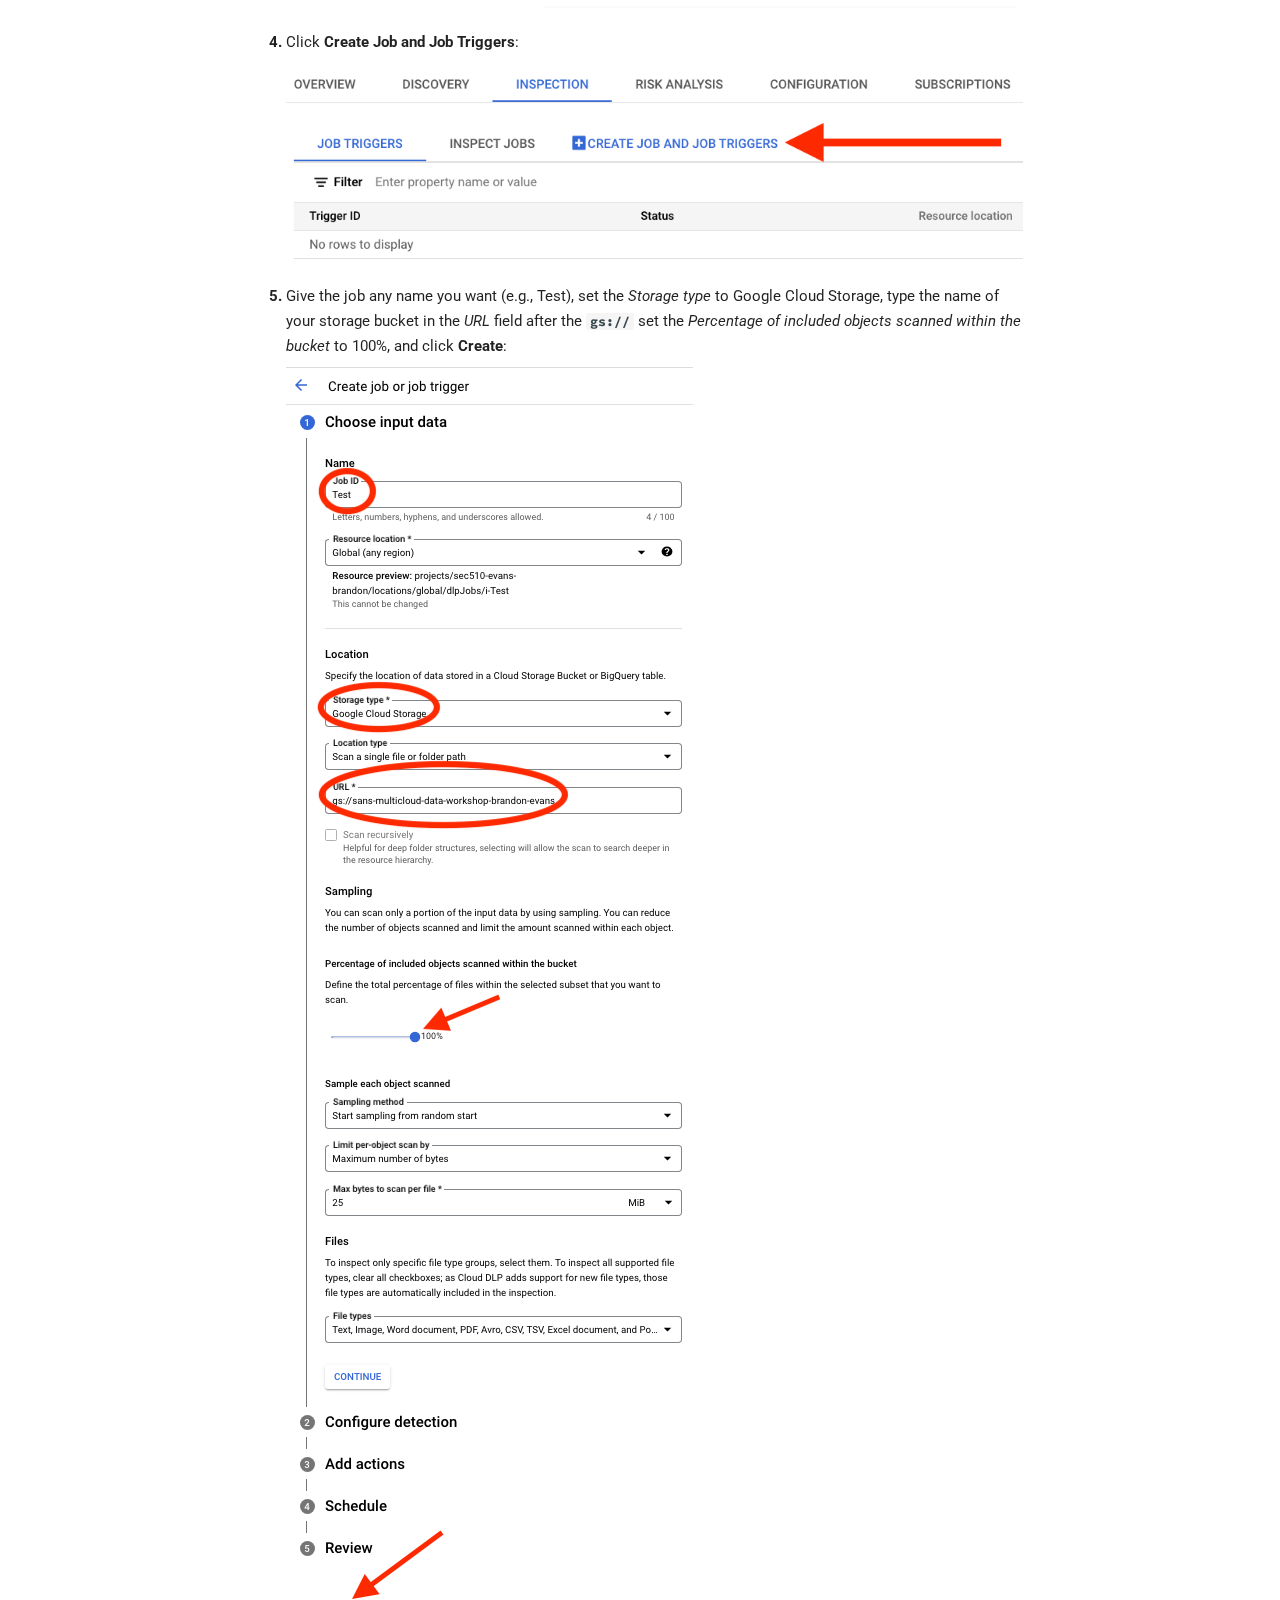
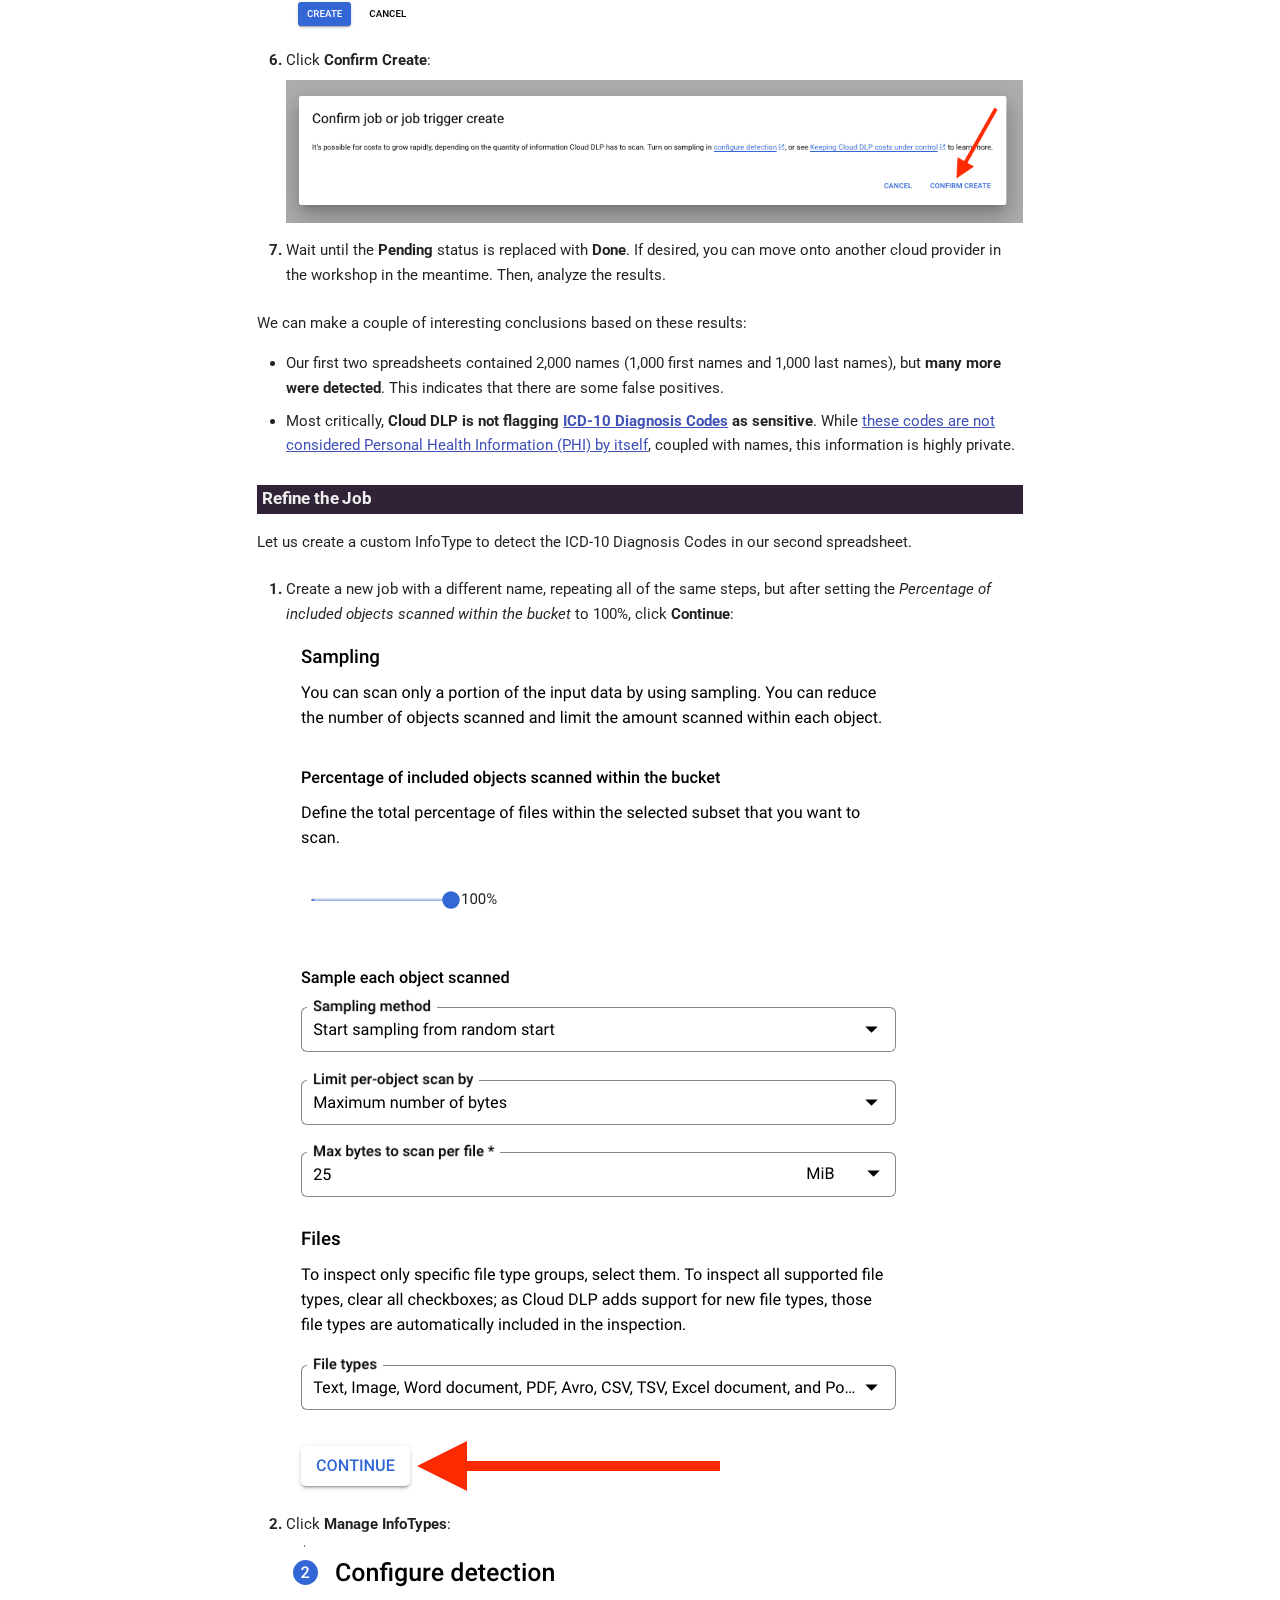
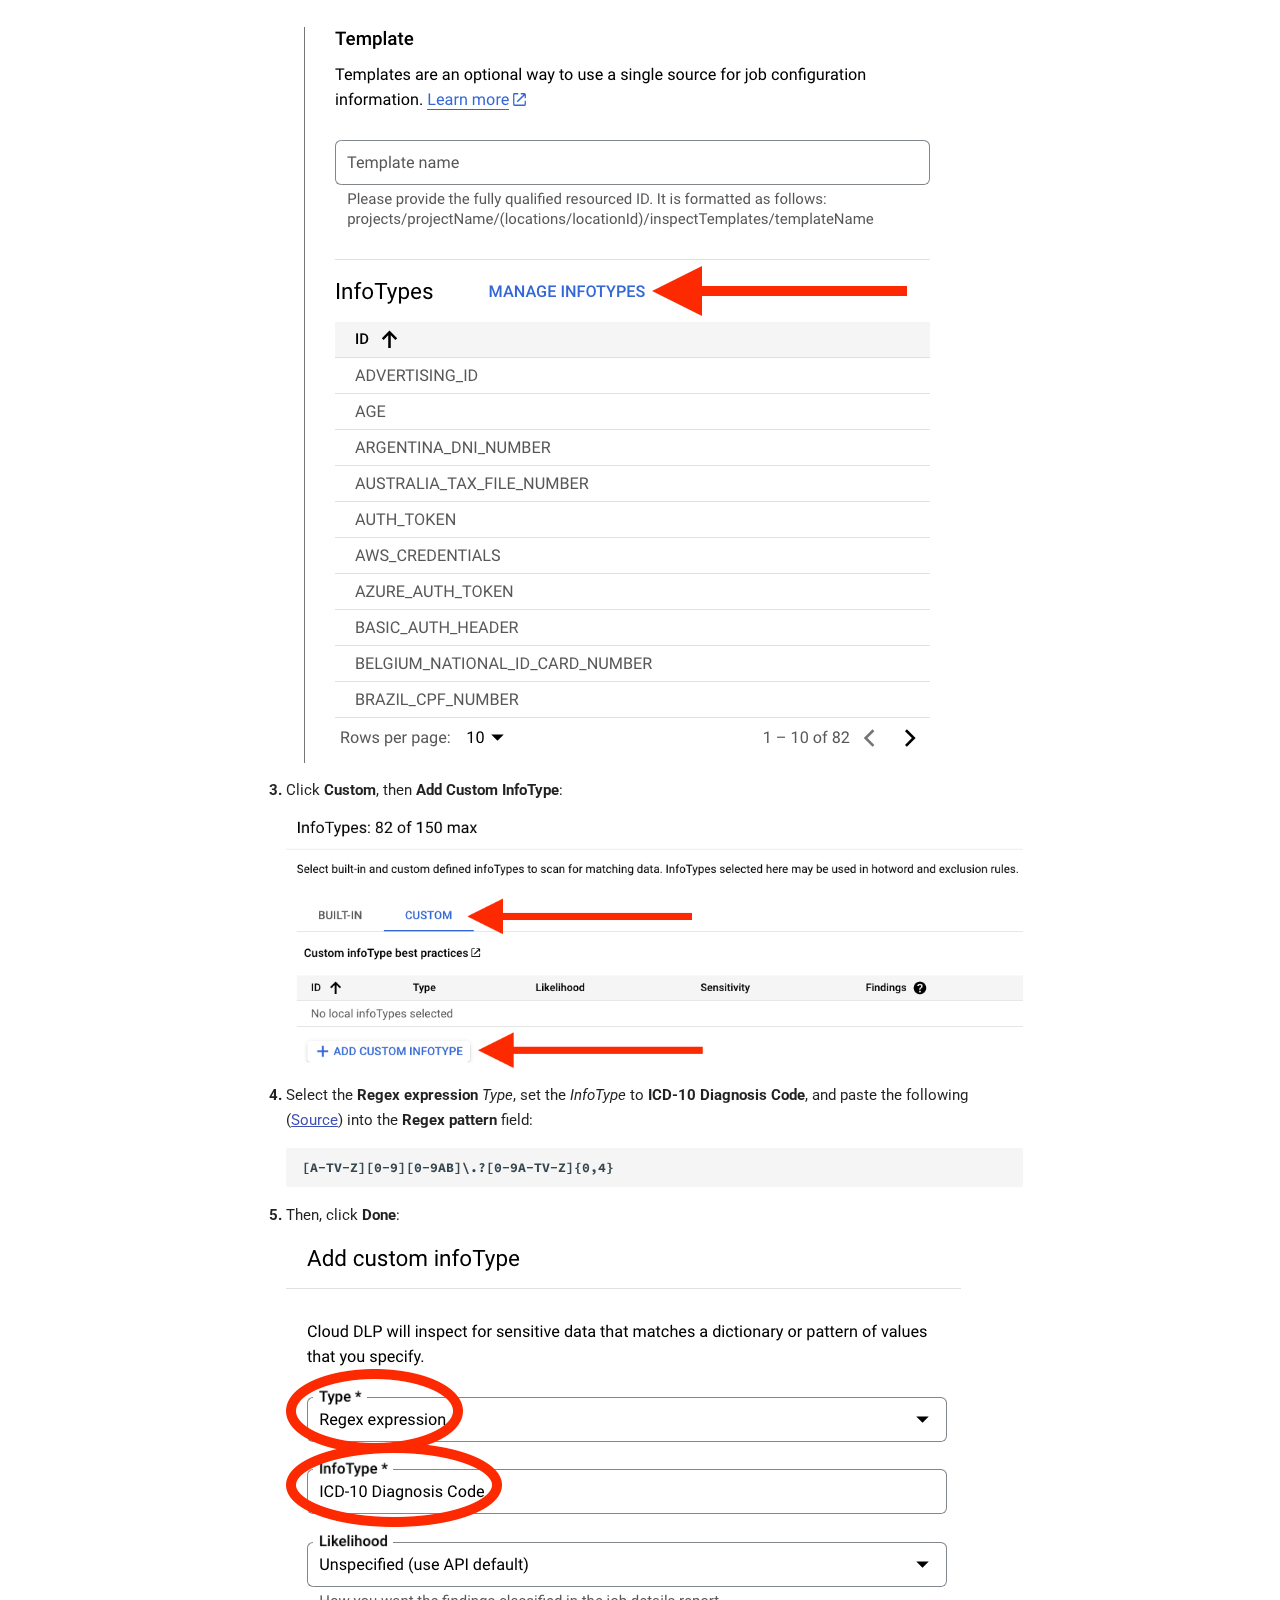
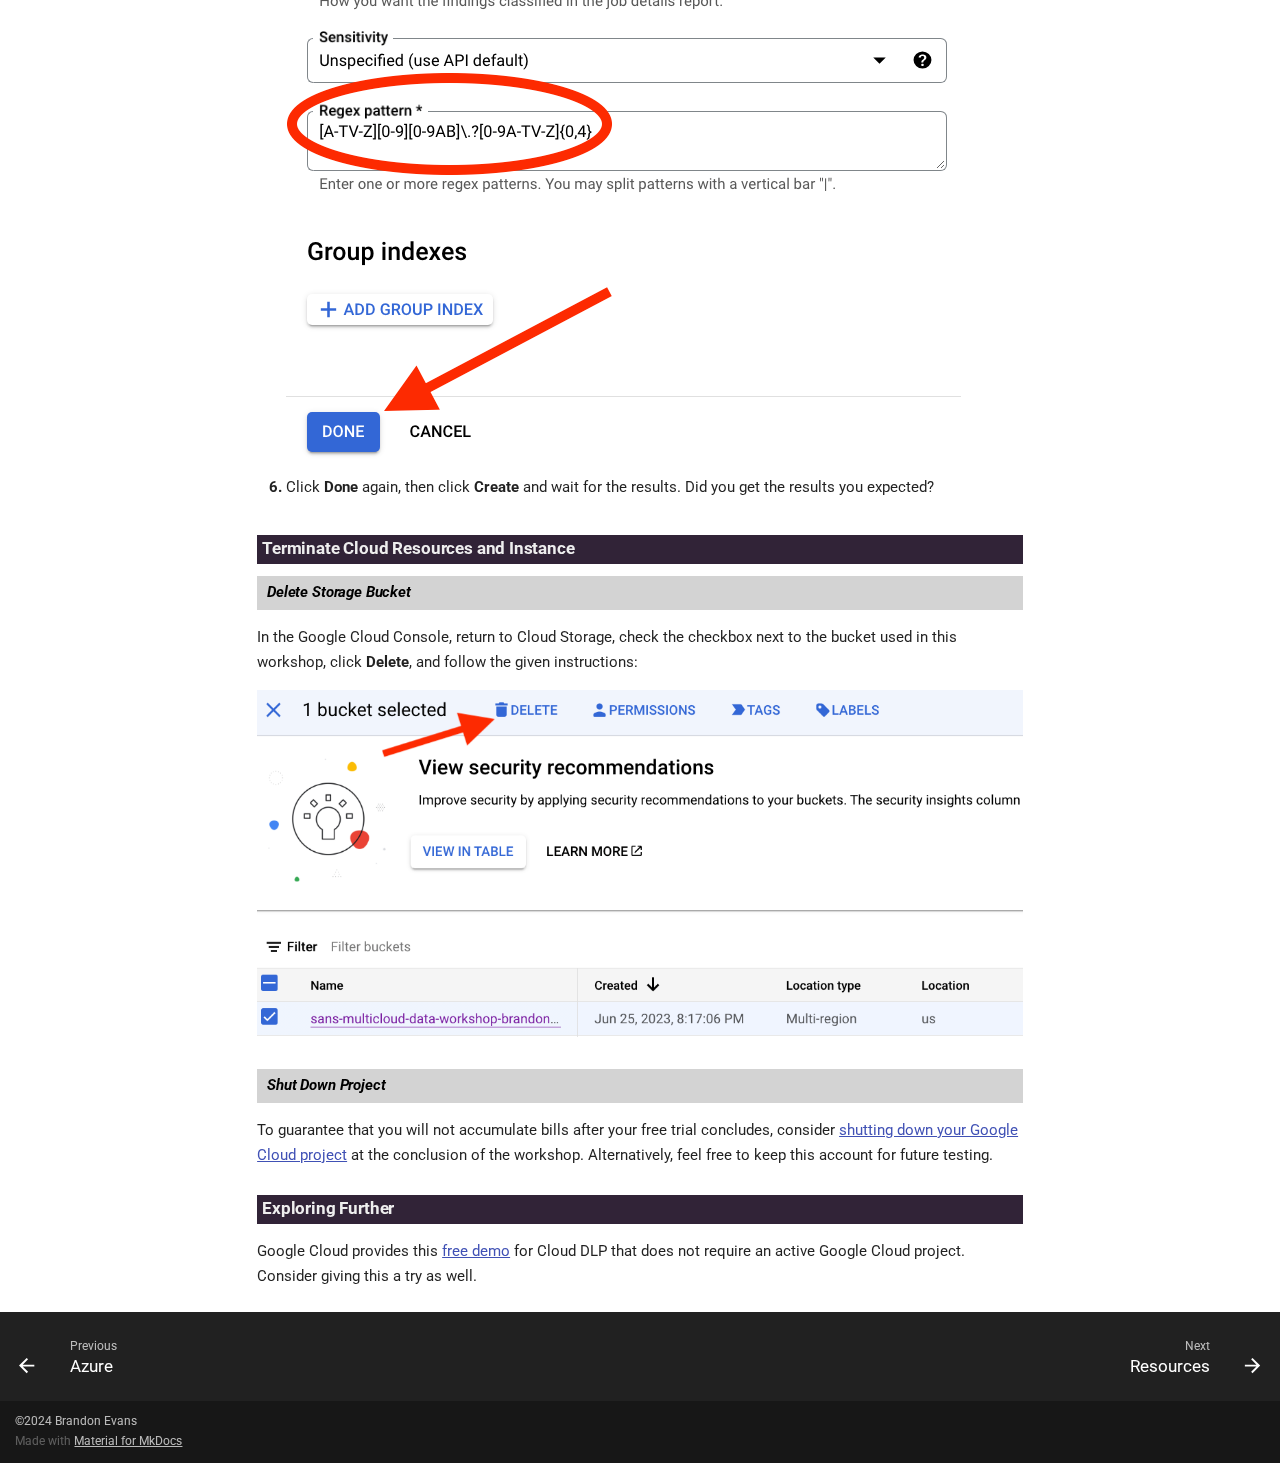
<file: workshop/google/index.html>
<!doctype html>
<html lang="en" class="no-js">
  <head>
    
      <meta charset="utf-8">
      <meta name="viewport" content="width=device-width,initial-scale=1">
      
        <meta name="description" content="SANS Multi Cloud Data Security Workshop">
      
      
        <meta name="author" content="Brandon Evans">
      
      
      <link rel="icon" href="../../img/favicon.ico">
      <meta name="generator" content="mkdocs-1.3.0, mkdocs-material-8.2.11">
    
    
      
        <title>Google Cloud - SANS Multi Cloud Data Security Workshop</title>
      
    
    
      <link rel="stylesheet" href="../../assets/stylesheets/main.8c5ef100.min.css">
      
        
        <link rel="stylesheet" href="../../assets/stylesheets/palette.9647289d.min.css">
        
          
          
          <meta name="theme-color" content="#ffffff">
        
      
    
    
    
      
        
        
        <link rel="preconnect" href="https://fonts.gstatic.com" crossorigin>
        <link rel="stylesheet" href="https://fonts.googleapis.com/css?family=Roboto:300,300i,400,400i,700,700i%7CSource+Code+Pro:400,400i,700,700i&display=fallback">
        <style>:root{--md-text-font:"Roboto";--md-code-font:"Source Code Pro"}</style>
      
    
    
      <link rel="stylesheet" href="../../css/jquery.fancybox.min.css">
    
      <link rel="stylesheet" href="../../css/pdf.css">
    
      <link rel="stylesheet" href="../../css/html.css">
    
      <link rel="stylesheet" href="../../css/custom.css">
    
    <script>__md_scope=new URL("../..",location),__md_get=(e,_=localStorage,t=__md_scope)=>JSON.parse(_.getItem(t.pathname+"."+e)),__md_set=(e,_,t=localStorage,a=__md_scope)=>{try{t.setItem(a.pathname+"."+e,JSON.stringify(_))}catch(e){}}</script>
    
      

    
    
  </head>
  
  
    
    
    
    
    
    <body dir="ltr" data-md-color-scheme="" data-md-color-primary="white" data-md-color-accent="indigo">
  
    
    
    <input class="md-toggle" data-md-toggle="drawer" type="checkbox" id="__drawer" autocomplete="off">
    <input class="md-toggle" data-md-toggle="search" type="checkbox" id="__search" autocomplete="off">
    <label class="md-overlay" for="__drawer"></label>
    <div data-md-component="skip">
      
        
        <a href="#google-cloud" class="md-skip">
          Skip to content
        </a>
      
    </div>
    <div data-md-component="announce">
      
    </div>
    
    
      

<header class="md-header" data-md-component="header">
  <nav class="md-header__inner md-grid" aria-label="Header">
    <a href="../.." title="SANS Multi Cloud Data Security Workshop" class="md-header__button md-logo" aria-label="SANS Multi Cloud Data Security Workshop" data-md-component="logo">
      
  
  <svg xmlns="http://www.w3.org/2000/svg" viewBox="0 0 24 24"><path d="m12 3 8 6v12h-5v-7H9v7H4V9l8-6Z"/></svg>

    </a>
    <label class="md-header__button md-icon" for="__drawer">
      <svg xmlns="http://www.w3.org/2000/svg" viewBox="0 0 24 24"><path d="M3 6h18v2H3V6m0 5h18v2H3v-2m0 5h18v2H3v-2Z"/></svg>
    </label>
    <div class="md-header__title" data-md-component="header-title">
      <div class="md-header__ellipsis">
        <div class="md-header__topic">
          <span class="md-ellipsis">
            SANS Multi Cloud Data Security Workshop
          </span>
        </div>
        <div class="md-header__topic" data-md-component="header-topic">
          <span class="md-ellipsis">
            
              Google Cloud
            
          </span>
        </div>
      </div>
    </div>
    
    
    
      <label class="md-header__button md-icon" for="__search">
        <svg xmlns="http://www.w3.org/2000/svg" viewBox="0 0 24 24"><path d="M9.5 3A6.5 6.5 0 0 1 16 9.5c0 1.61-.59 3.09-1.56 4.23l.27.27h.79l5 5-1.5 1.5-5-5v-.79l-.27-.27A6.516 6.516 0 0 1 9.5 16 6.5 6.5 0 0 1 3 9.5 6.5 6.5 0 0 1 9.5 3m0 2C7 5 5 7 5 9.5S7 14 9.5 14 14 12 14 9.5 12 5 9.5 5Z"/></svg>
      </label>
      <div class="md-search" data-md-component="search" role="dialog">
  <label class="md-search__overlay" for="__search"></label>
  <div class="md-search__inner" role="search">
    <form class="md-search__form" name="search">
      <input type="text" class="md-search__input" name="query" aria-label="Search" placeholder="Search" autocapitalize="off" autocorrect="off" autocomplete="off" spellcheck="false" data-md-component="search-query" required>
      <label class="md-search__icon md-icon" for="__search">
        <svg xmlns="http://www.w3.org/2000/svg" viewBox="0 0 24 24"><path d="M9.5 3A6.5 6.5 0 0 1 16 9.5c0 1.61-.59 3.09-1.56 4.23l.27.27h.79l5 5-1.5 1.5-5-5v-.79l-.27-.27A6.516 6.516 0 0 1 9.5 16 6.5 6.5 0 0 1 3 9.5 6.5 6.5 0 0 1 9.5 3m0 2C7 5 5 7 5 9.5S7 14 9.5 14 14 12 14 9.5 12 5 9.5 5Z"/></svg>
        <svg xmlns="http://www.w3.org/2000/svg" viewBox="0 0 24 24"><path d="M20 11v2H8l5.5 5.5-1.42 1.42L4.16 12l7.92-7.92L13.5 5.5 8 11h12Z"/></svg>
      </label>
      <nav class="md-search__options" aria-label="Search">
        
        <button type="reset" class="md-search__icon md-icon" aria-label="Clear" tabindex="-1">
          <svg xmlns="http://www.w3.org/2000/svg" viewBox="0 0 24 24"><path d="M19 6.41 17.59 5 12 10.59 6.41 5 5 6.41 10.59 12 5 17.59 6.41 19 12 13.41 17.59 19 19 17.59 13.41 12 19 6.41Z"/></svg>
        </button>
      </nav>
      
    </form>
    <div class="md-search__output">
      <div class="md-search__scrollwrap" data-md-scrollfix>
        <div class="md-search-result" data-md-component="search-result">
          <div class="md-search-result__meta">
            Initializing search
          </div>
          <ol class="md-search-result__list"></ol>
        </div>
      </div>
    </div>
  </div>
</div>
    
    
  </nav>
  
</header>
    
    <div class="md-container" data-md-component="container">
      
      
        
          
            
<nav class="md-tabs" aria-label="Tabs" data-md-component="tabs">
  <div class="md-tabs__inner md-grid">
    <ul class="md-tabs__list">
      
        
  
  


  <li class="md-tabs__item">
    <a href="../.." class="md-tabs__link">
      Home
    </a>
  </li>

      
        
  
  
    
  


  
  
  
    <li class="md-tabs__item">
      <a href="../" class="md-tabs__link md-tabs__link--active">
        Workshop
      </a>
    </li>
  

      
        
  
  


  <li class="md-tabs__item">
    <a href="../../resources/" class="md-tabs__link">
      Resources
    </a>
  </li>

      
    </ul>
  </div>
</nav>
          
        
      
      <main class="md-main" data-md-component="main">
        <div class="md-main__inner md-grid">
          
            
              
              <div class="md-sidebar md-sidebar--primary" data-md-component="sidebar" data-md-type="navigation" >
                <div class="md-sidebar__scrollwrap">
                  <div class="md-sidebar__inner">
                    

  


<nav class="md-nav md-nav--primary md-nav--lifted" aria-label="Navigation" data-md-level="0">
  <label class="md-nav__title" for="__drawer">
    <a href="../.." title="SANS Multi Cloud Data Security Workshop" class="md-nav__button md-logo" aria-label="SANS Multi Cloud Data Security Workshop" data-md-component="logo">
      
  
  <svg xmlns="http://www.w3.org/2000/svg" viewBox="0 0 24 24"><path d="m12 3 8 6v12h-5v-7H9v7H4V9l8-6Z"/></svg>

    </a>
    SANS Multi Cloud Data Security Workshop
  </label>
  
  <ul class="md-nav__list" data-md-scrollfix>
    
      
      
      

  
  
  
    <li class="md-nav__item">
      <a href="../.." class="md-nav__link">
        Home
      </a>
    </li>
  

    
      
      
      

  
  
    
  
  
    
    <li class="md-nav__item md-nav__item--active md-nav__item--nested">
      
      
        <input class="md-nav__toggle md-toggle" data-md-toggle="__nav_2" type="checkbox" id="__nav_2" checked>
      
      
      
        
          
            
          
        
          
            
          
        
          
            
          
        
          
            
          
        
      
      
        
        
        <div class="md-nav__link md-nav__link--index ">
          <a href="../">Workshop</a>
          
            <label for="__nav_2">
              <span class="md-nav__icon md-icon"></span>
            </label>
          
        </div>
      
      <nav class="md-nav" aria-label="Workshop" data-md-level="1">
        <label class="md-nav__title" for="__nav_2">
          <span class="md-nav__icon md-icon"></span>
          Workshop
        </label>
        <ul class="md-nav__list" data-md-scrollfix>
          
            
          
            
              
  
  
  
    <li class="md-nav__item">
      <a href="../aws/" class="md-nav__link">
        AWS
      </a>
    </li>
  

            
          
            
              
  
  
  
    <li class="md-nav__item">
      <a href="../azure/" class="md-nav__link">
        Azure
      </a>
    </li>
  

            
          
            
              
  
  
    
  
  
    <li class="md-nav__item md-nav__item--active">
      
      <input class="md-nav__toggle md-toggle" data-md-toggle="toc" type="checkbox" id="__toc">
      
      
        
      
      
        <label class="md-nav__link md-nav__link--active" for="__toc">
          Google Cloud
          <span class="md-nav__icon md-icon"></span>
        </label>
      
      <a href="./" class="md-nav__link md-nav__link--active">
        Google Cloud
      </a>
      
        

<nav class="md-nav md-nav--secondary" aria-label="Table of contents">
  
  
  
    
  
  
    <label class="md-nav__title" for="__toc">
      <span class="md-nav__icon md-icon"></span>
      Table of contents
    </label>
    <ul class="md-nav__list" data-md-component="toc" data-md-scrollfix>
      
        <li class="md-nav__item">
  <a href="#initialize-a-google-cloud-project" class="md-nav__link">
    Initialize a Google Cloud Project
  </a>
  
</li>
      
        <li class="md-nav__item">
  <a href="#create-a-storage-bucket-and-upload-the-mock-data" class="md-nav__link">
    Create a Storage Bucket and Upload the Mock Data
  </a>
  
</li>
      
        <li class="md-nav__item">
  <a href="#inspect-data-with-google-cloud-dlp" class="md-nav__link">
    Inspect Data with Google Cloud DLP
  </a>
  
</li>
      
        <li class="md-nav__item">
  <a href="#refine-the-job" class="md-nav__link">
    Refine the Job
  </a>
  
</li>
      
        <li class="md-nav__item">
  <a href="#terminate-cloud-resources-and-instance" class="md-nav__link">
    Terminate Cloud Resources and Instance
  </a>
  
    <nav class="md-nav" aria-label="Terminate Cloud Resources and Instance">
      <ul class="md-nav__list">
        
          <li class="md-nav__item">
  <a href="#delete-storage-bucket" class="md-nav__link">
    Delete Storage Bucket
  </a>
  
</li>
        
          <li class="md-nav__item">
  <a href="#shut-down-project" class="md-nav__link">
    Shut Down Project
  </a>
  
</li>
        
      </ul>
    </nav>
  
</li>
      
        <li class="md-nav__item">
  <a href="#exploring-further" class="md-nav__link">
    Exploring Further
  </a>
  
</li>
      
    </ul>
  
</nav>
      
    </li>
  

            
          
        </ul>
      </nav>
    </li>
  

    
      
      
      

  
  
  
    <li class="md-nav__item">
      <a href="../../resources/" class="md-nav__link">
        Resources
      </a>
    </li>
  

    
  </ul>
</nav>
                  </div>
                </div>
              </div>
            
            
              
              <div class="md-sidebar md-sidebar--secondary" data-md-component="sidebar" data-md-type="toc" >
                <div class="md-sidebar__scrollwrap">
                  <div class="md-sidebar__inner">
                    

<nav class="md-nav md-nav--secondary" aria-label="Table of contents">
  
  
  
    
  
  
    <label class="md-nav__title" for="__toc">
      <span class="md-nav__icon md-icon"></span>
      Table of contents
    </label>
    <ul class="md-nav__list" data-md-component="toc" data-md-scrollfix>
      
        <li class="md-nav__item">
  <a href="#initialize-a-google-cloud-project" class="md-nav__link">
    Initialize a Google Cloud Project
  </a>
  
</li>
      
        <li class="md-nav__item">
  <a href="#create-a-storage-bucket-and-upload-the-mock-data" class="md-nav__link">
    Create a Storage Bucket and Upload the Mock Data
  </a>
  
</li>
      
        <li class="md-nav__item">
  <a href="#inspect-data-with-google-cloud-dlp" class="md-nav__link">
    Inspect Data with Google Cloud DLP
  </a>
  
</li>
      
        <li class="md-nav__item">
  <a href="#refine-the-job" class="md-nav__link">
    Refine the Job
  </a>
  
</li>
      
        <li class="md-nav__item">
  <a href="#terminate-cloud-resources-and-instance" class="md-nav__link">
    Terminate Cloud Resources and Instance
  </a>
  
    <nav class="md-nav" aria-label="Terminate Cloud Resources and Instance">
      <ul class="md-nav__list">
        
          <li class="md-nav__item">
  <a href="#delete-storage-bucket" class="md-nav__link">
    Delete Storage Bucket
  </a>
  
</li>
        
          <li class="md-nav__item">
  <a href="#shut-down-project" class="md-nav__link">
    Shut Down Project
  </a>
  
</li>
        
      </ul>
    </nav>
  
</li>
      
        <li class="md-nav__item">
  <a href="#exploring-further" class="md-nav__link">
    Exploring Further
  </a>
  
</li>
      
    </ul>
  
</nav>
                  </div>
                </div>
              </div>
            
          
          <div class="md-content" data-md-component="content">
            <article class="md-content__inner md-typeset">
              
                


<h1 id="google-cloud">Google Cloud</h1>
<h2 id="initialize-a-google-cloud-project">Initialize a Google Cloud Project</h2>
<div class="admonition danger">
<p class="admonition-title">Important</p>
<p>To guarantee that you will not accumulate bills after your free trial concludes, consider <a href="https://cloud.google.com/resource-manager/docs/creating-managing-projects#shutting_down_projects" rel="noopener" target="_blank">shutting down your Google Cloud project</a> at the conclusion of the workshop.</p>
<p><strong>You must not use a cloud account with existing personal or corporate resources.</strong> We will be uploading sensitive files that should not be in production environments.</p>
</div>
<ol>
<li>
<p>Navigate to the <a href="https://cloud.google.com/" rel="noopener" target="_blank">GCP Console</a>.</p>
</li>
<li>
<p>Create a new GCP account by pressing the <em>Get started for free</em> button.</p>
</li>
<li>
<p>Enter your Google account's (email address or mobile number), press <strong>Next</strong>, and complete the sign-in process.</p>
<div class="admonition note">
<p class="admonition-title">Note</p>
<p>If you do not have a Google account, press the <strong>Create Account</strong> button to register a new account.</p>
</div>
<p><img alt="" src="img/0001.png" /></p>
</li>
<li>
<p>You may need to <strong>Activate</strong> your Google Cloud Platform free trial and accept the Google Cloud Platform Free Trial Terms of Service and fill out the Customer info form to complete the activation process.</p>
</li>
</ol>
<h2 id="create-a-storage-bucket-and-upload-the-mock-data">Create a Storage Bucket and Upload the Mock Data</h2>
<ol>
<li>
<p>In the Google Cloud console, type <strong>Cloud Storage</strong> in the search bar and click the first result:</p>
<p><img alt="" src="img/go-to-cloud-storage.png" /></p>
</li>
<li>
<p>Click <strong>Create</strong>:</p>
<p><img alt="" src="img/create-bucket.png" /></p>
</li>
<li>
<p>Give the bucket a globally unique name, such as <em>sans-multicloud-data-workshop-**YOUR_NAME**</em>. If the resulting bucket name is more than 63 characters, please abbreviate. Then, click <strong>Create</strong>:</p>
<p><img alt="" src="img/create-bucket-confirm.png" /></p>
</li>
<li>
<p>Click <strong>Confirm</strong>:</p>
<p><img alt="" src="img/public-access-confirm.png" /></p>
</li>
<li>
<p>In the newly created bucket, click <strong>Upload Files</strong> and select the <em>MOCK_DATA*.csv</em> files generated earlier:</p>
<p><img alt="" src="img/upload-files.png" /></p>
</li>
</ol>
<h2 id="inspect-data-with-google-cloud-dlp">Inspect Data with Google Cloud DLP</h2>
<ol>
<li>
<p>In the Google Cloud console, type <strong>DLP</strong> in the search bar and click the first result:</p>
<p><img alt="" src="img/go-to-dlp.png" /></p>
</li>
<li>
<p>Click <strong>Enable</strong> to enable the <em>Cloud Data Loss Prevention (DLP) API</em>:</p>
<p><img alt="" src="img/enable-dlp.png" /></p>
</li>
<li>
<p>Click <strong>Inspection</strong>:</p>
<p><img alt="" src="img/inspection.png" /></p>
</li>
<li>
<p>Click <strong>Create Job and Job Triggers</strong>:</p>
<p><img alt="" src="img/create-job.png" /></p>
</li>
<li>
<p>Give the job any name you want (e.g., Test), set the <em>Storage type</em> to Google Cloud Storage, type the name of your storage bucket in the <em>URL</em> field after the <code>gs://</code> set the <em>Percentage of included objects scanned within the bucket</em> to 100%, and click <strong>Create</strong>:</p>
<p><img alt="" src="img/configure-job.png" /></p>
</li>
<li>
<p>Click <strong>Confirm Create</strong>:</p>
<p><img alt="" src="img/create-job-confirm.png" /></p>
</li>
<li>
<p>Wait until the <strong>Pending</strong> status is replaced with <strong>Done</strong>. If desired, you can move onto another cloud provider in the workshop in the meantime. Then, analyze the results.</p>
</li>
</ol>
<p>We can make a couple of interesting conclusions based on these results:</p>
<ul>
<li>Our first two spreadsheets contained 2,000 names (1,000 first names and 1,000 last names), but <strong>many more were detected</strong>. This indicates that there are some false positives.</li>
<li>Most critically, <strong>Cloud DLP is not flagging <a href="https://www.cms.gov/medicare/coding/icd10">ICD-10 Diagnosis Codes</a> as sensitive</strong>. While <a href="https://revenuecycleadvisor.com/news-analysis/qa-are-patient-diagnoses-alone-considered-be-phi">these codes are not considered Personal Health Information (PHI) by itself</a>, coupled with names, this information is highly private.</li>
</ul>
<h2 id="refine-the-job">Refine the Job</h2>
<p>Let us create a custom InfoType to detect the ICD-10 Diagnosis Codes in our second spreadsheet.</p>
<ol>
<li>
<p>Create a new job with a different name, repeating all of the same steps, but after setting the <em>Percentage of included objects scanned within the bucket</em> to 100%, click <strong>Continue</strong>:</p>
<p><img alt="" src="img/configure-job-continue.png" /></p>
</li>
<li>
<p>Click <strong>Manage InfoTypes</strong>:</p>
<p><img alt="" src="img/manage-infotypes.png" /></p>
</li>
<li>
<p>Click <strong>Custom</strong>, then <strong>Add Custom InfoType</strong>:</p>
<p><img alt="" src="img/create-custom-infotype.png" /></p>
</li>
<li>
<p>Select the <strong>Regex expression</strong> <em>Type</em>, set the <em>InfoType</em> to <strong>ICD-10 Diagnosis Code</strong>, and paste the following (<a href="https://www.johndcook.com/blog/2019/05/05/regex_icd_codes/" rel="noopener" target="_blank">Source</a>) into the <strong>Regex pattern</strong> field:</p>
<div class="highlight"><pre><span></span><code>[A-TV-Z][0-9][0-9AB]\.?[0-9A-TV-Z]{0,4}
</code></pre></div>
</li>
<li>
<p>Then, click <strong>Done</strong>:</p>
<p><img alt="" src="img/create-custom-infotype-confirm.png" /></p>
</li>
<li>
<p>Click <strong>Done</strong> again, then click <strong>Create</strong> and wait for the results. Did you get the results you expected?</p>
</li>
</ol>
<h2 id="terminate-cloud-resources-and-instance">Terminate Cloud Resources and Instance</h2>
<h3 id="delete-storage-bucket">Delete Storage Bucket</h3>
<p>In the Google Cloud Console, return to Cloud Storage, check the checkbox next to the bucket used in this workshop, click <strong>Delete</strong>, and follow the given instructions:</p>
<p><img alt="" src="img/delete-bucket.png" /></p>
<h3 id="shut-down-project">Shut Down Project</h3>
<p>To guarantee that you will not accumulate bills after your free trial concludes, consider <a href="https://cloud.google.com/resource-manager/docs/creating-managing-projects#shutting_down_projects" rel="noopener" target="_blank">shutting down your Google Cloud project</a> at the conclusion of the workshop. Alternatively, feel free to keep this account for future testing.</p>
<h2 id="exploring-further">Exploring Further</h2>
<p>Google Cloud provides this <a href="https://cloud.google.com/dlp/demo" rel="noopener" target="_blank">free demo</a> for Cloud DLP that does not require an active Google Cloud project. Consider giving this a try as well.</p>

              
            </article>
          </div>
        </div>
        
      </main>
      
        <footer class="md-footer">
  
    <nav class="md-footer__inner md-grid" aria-label="Footer">
      
        
        <a href="../azure/" class="md-footer__link md-footer__link--prev" aria-label="Previous: Azure" rel="prev">
          <div class="md-footer__button md-icon">
            <svg xmlns="http://www.w3.org/2000/svg" viewBox="0 0 24 24"><path d="M20 11v2H8l5.5 5.5-1.42 1.42L4.16 12l7.92-7.92L13.5 5.5 8 11h12Z"/></svg>
          </div>
          <div class="md-footer__title">
            <div class="md-ellipsis">
              <span class="md-footer__direction">
                Previous
              </span>
              Azure
            </div>
          </div>
        </a>
      
      
        
        <a href="../../resources/" class="md-footer__link md-footer__link--next" aria-label="Next: Resources" rel="next">
          <div class="md-footer__title">
            <div class="md-ellipsis">
              <span class="md-footer__direction">
                Next
              </span>
              Resources
            </div>
          </div>
          <div class="md-footer__button md-icon">
            <svg xmlns="http://www.w3.org/2000/svg" viewBox="0 0 24 24"><path d="M4 11v2h12l-5.5 5.5 1.42 1.42L19.84 12l-7.92-7.92L10.5 5.5 16 11H4Z"/></svg>
          </div>
        </a>
      
    </nav>
  
  <div class="md-footer-meta md-typeset">
    <div class="md-footer-meta__inner md-grid">
      <div class="md-copyright">
  
    <div class="md-copyright__highlight">
      ©2024 Brandon Evans
    </div>
  
  
    Made with
    <a href="https://squidfunk.github.io/mkdocs-material/" target="_blank" rel="noopener">
      Material for MkDocs
    </a>
  
</div>
      
    </div>
  </div>
</footer>
      
    </div>
    <div class="md-dialog" data-md-component="dialog">
      <div class="md-dialog__inner md-typeset"></div>
    </div>
    <script id="__config" type="application/json">{"base": "../..", "features": ["navigation.instant", "navigation.tabs", "navigation.indexes", "content.code.annotate"], "search": "../../assets/javascripts/workers/search.2a1c317c.min.js", "translations": {"clipboard.copied": "Copied to clipboard", "clipboard.copy": "Copy to clipboard", "search.config.lang": "en", "search.config.pipeline": "trimmer, stopWordFilter", "search.config.separator": "[\\s\\-]+", "search.placeholder": "Search", "search.result.more.one": "1 more on this page", "search.result.more.other": "# more on this page", "search.result.none": "No matching documents", "search.result.one": "1 matching document", "search.result.other": "# matching documents", "search.result.placeholder": "Type to start searching", "search.result.term.missing": "Missing", "select.version.title": "Select version"}}</script>
    
    
      <script src="../../assets/javascripts/bundle.748e2769.min.js"></script>
      
        <script src="../../js/jquery.min.js"></script>
      
        <script src="../../js/jquery.fancybox.min.js"></script>
      
        <script src="../../js/workbook.js"></script>
      
        <script src="../../js/custom.js"></script>
      
    
  </body>
</html>
</file>
<file: css/pdf.css>
/* SANS Electronic Workbook styles: pdf.css
    Version: 2.0.11

    Do not make changes to this file - they will be overwritten.  Customizations
    may be applied in the custom.css file, but core requirements such as font
    face and size, colors, and other styles may be removed.

    In general, if you're not sure whether a customization will "stick", contact
    SROC for assistance.
    */

@media print {
    html {
        font-size: 10pt;
        font-family: var(--md-text-font);
    }

    code,
    .highlighttable .linenos,
    .highlighttable code {
        font-family: var(--md-code-font);
        font-size: 0.9rem;
    }

    .md-typeset table:not([class]) td,
    .md-typeset table:not([class]) th {
        padding: 0.25em;
        font-size: 0.9rem;
    }

    /* Hide admonition icons from PDFs since they print as dark color squares. */
    .md-typeset details > abstract::before,  /* this is for expanded admonitions - e.g. !!! */
    .md-typeset .admonition-title::before,  /* this (icon) and the next (drop-down arrow) are for collapsed admonitions - e.g. ??? */
    .md-typeset details > abstract::after {
        display:none;
    }
    .md-typeset .admonition-title,abstract { /* this removes the indent left from the hidden icons */
        padding-left: 1rem !important;
    }

    .md-typeset,
    .md-typeset code :not(h1,h2,h3,h4,h5),
    .md-typeset abstract,
    .md-typeset .admonition,
    .md-typeset details,
    .md-typeset .footnote,
    .md-typeset :is(.admonition, details) {
        font-size: 0.9rem;
    }

    .highlighttable {
        width: 100%;
    }

    .md-container,
    .md-main__inner,
    .md-grid {
        padding-top: 0rem;
        margin-top: 0rem;
    }

    .md-content__inner {
        padding-top: 0rem;
    }
    .md-content__inner::before {
        height: 0rem;
    }

    .md-typeset h1 {
        padding-top: 0rem;
    }

    @page {
        size: letter portrait;
        margin: 1in 0.5in 1in 0.5in;
        counter-increment: page;
        white-space: pre;
        color: black;
    }
}
</file>
<file: css/html.css>
/* SANS Electronic Workbook styles: html.css
    Version: 2.0.11

    Do not make changes to this file - they will be overwritten.  Customizations
    may be applied in the custom.css file, but core requirements such as font
    face and size, colors, and other styles may be removed.

    In general, if you're not sure whether a customization will "stick", contact
    SROC for assistance.
    */

:root {
    /* these are the default SANS color palette.  Set curriculum-specific colors in custom.css */
    --sans-primary-color: #005f86;
    --sans-secondary-color: #003d5d;
    --sans-primary-text-color: #ffffff;
    --sans-secondary-text-color: #eeeeee;

    /* keyboard icon for "cmd" admonition */
    --md-admonition-icon--cmd: url('data:image/svg+xml;charset=utf-8,<svg xmlns="http://www.w3.org/2000/svg" viewBox="0 0 24 24"><path fill="currentColor" d="M19,10H17V8H19M19,13H17V11H19M16,10H14V8H16M16,13H14V11H16M16,17H8V15H16M7,10H5V8H7M7,13H5V11H7M8,11H10V13H8M8,8H10V10H8M11,11H13V13H11M11,8H13V10H11M20,5H4C2.89,5 2,5.89 2,7V17A2,2 0 0,0 4,19H20A2,2 0 0,0 22,17V7C22,5.89 21.1,5 20,5Z" /></svg>');
}

@media not print {
    html {
        font-size: 14.5pt;
    }
}

.md-header {
    color: var(--sans-primary-text-color);
    background-color: var(--sans-primary-color);
}
.md-header__title {
    font-weight: bold;
    font-size: 1.2rem;
}
.md-tabs {
    background-color: var(--sans-secondary-color);
    color: var(--sans-secondary-text-color);
    font-weight: bold;
}
.md-tabs__link--active {
    font-weight: bold;
    font-size: 1rem;
}

.md-grid {
    max-width: 100%;
}

h1 {
    color: white;
    background-color: var(--sans-primary-color);
    font-style: italic;
    text-align: center;
    padding-top: 3px;
    padding-bottom: 5px;
}

.md-typeset a {
    text-decoration: underline;
}

.md-typeset h1 {
    color: var(--sans-primary-text-color);
    font-weight: bold;
}
.md-typeset h1 code {
    color: var(--sans-primary-text-color);
    background-color: var(--sans-primary-color);
}

.md-search__inner {
    color: black;
    background-color: white;
}

h2 {
    color: var(--sans-secondary-text-color);
    background-color: var(--sans-secondary-color);
    padding-left: 5px;
    padding-top: 2px;
    padding-bottom: 3px;
}

.md-typeset h2 {
    font-size: 110%;
    font-weight: bolder;
}

.md-typeset h2 code {
    color: var(--sans-secondary-text-color);
    background-color: var(--sans-primary-color);
}

.md-typeset h3 {
    color: black;
    font-size: 100%;
    font-weight: bold;
    font-style: normal;
    background-color: lightgray;
    border-color: lightgray;
    border-style: double;
    border-width: thick;
    padding-left: 5px;
    font-style: italic;
}
.md-typeset h3 code {
    color: black;
    background-color: lightgray;
}

.md-typeset h4 {
    font-size: 95%;
    font-weight: bold;
    font-style: italic;
    background-color: lightgray;
    border-color: lightgray;
    border-style: double;
    border-width: thick;
    padding-left: 5px;
}
.md-typeset h4 code {
    color: black;
    background-color: lightgray;
}

.md-typeset h5 {
    font-size: 95%;
    text-transform: none;
    color: black;
    font-weight: normal;
    font-style: italic;
    background-color: lightgray;
    border-color: lightgray;
    border-style: double;
    border-width: thick;
    padding-left: 5px;
}
.md-typeset h5 code {
    color: black;
    background-color: lightgray;
}
.md-typeset h5 code {
    color: black;
    background-color: lightgray;
}

/* "code" is for inline code and "codehilite" is for code blocks */
code { font-weight: bold; }
.codehilite { font-weight: bold; }

/* make the list marker alone bold-face */
.md-typeset ol li::marker {
    font-weight: bold;
}

img.centered {
    display: block;
    margin: 0 auto;
}

img.noborder { border-style: none; }

/* To make an image display at a specified width,
    use the attr_list mkdocs plugin and assign a
    class to the image itself, e.g. {: class="w400" } */
img.w100 { width:100px; }
img.w150 { width:150px; }
img.w200 { width:200px; }
img.w250 { width:250px; }
img.w300 { width:300px; }
img.w350 { width:350px; }
img.w400 { width:400px; }
img.w450 { width:450px; }
img.w500 { width:500px; }
img.w550 { width:550px; }
img.w600 { width:600px; }
img.w650 { width:650px; }

.md-typeset .admonition.cmd,
.md-typeset details.cmd {
    border-color: rgb(0, 191, 165);
}
.md-typeset .cmd > .admonition-title,
.md-typeset .cmd > summary {
    background-color: rgba(0, 191, 165, 0.1);
    border-color: rgb(0, 191, 165);
}
.md-typeset :is(.admonition.cmd, details.cmd) {
    border-color: rgb(0, 191, 165);
}
.md-typeset .cmd > .admonition-title::before,
.md-typeset .cmd > summary::before {
    background-color: rgb(0, 191, 165);
    -webkit-mask-image: var(--md-admonition-icon--cmd);
            mask-image: var(--md-admonition-icon--cmd);
}

.md-typeset .admonition-title {
    border-left-width: 0px !important;
}

/* remove the "copy to clipboard" icon an feature on "abstract" admonition
   boxes, which are consistently and only used for command line results */
.abstract .md-clipboard {
    visibility: hidden;
}

blockquote {
    background-color: #f5f5f5;
}

.md-typeset blockquote {
    color: black;
    font-size: 90%;
}

/* Provides a means of centering a paragraph of text.  To use, place the following below the text paragraph:
    {: class="centered" }
    */
.centered {
    text-align: center;
}

/* Provide a class that will result in slightly smaller text, intended for the CLA reference */
.cla {
    font-size: .75em;
}

/* This overlays a "zoom in" icon for all class="zoom" anchor elements. */
a.zoom { position: relative; }
a.zoom::after {
    height: 24px;
    width: 24px;
    content: "";
    position: absolute;
    bottom:11px;
    right:5px;
    display: block;
    background-image: url(../img/magnify.png);
    background-repeat: no-repeat;
    opacity: 75%;
}

/* Make tables slightly more compact */
/* Create alternating table row colors, with darker header row */
.md-typeset table:not([class]) th {
    padding: 1em 0.25em;
    color: #eeeeee;
    background-color: #888888;
}
.md-typeset table:not([class]) td {
    padding: 0.25em;
}
.md-typeset table tr:nth-child(odd) td {
    background-color: #ffffff;
}
.md-typeset table tr:nth-child(even) td {
    background-color: #d3d3d3;
}

/* prevent code in tables from wrapping */
.md-typeset table:not([class]) td code {
    white-space: nowrap;
}
</file>
<file: css/custom.css>
/* SANS Electronic Workbook styles: custom.css

    Style customizations can be made in this file and will override those
    declared in html.css and pdf.css.
    WARNING: Do not override font face and size, colors, or other core design
    elements. Any such modifications may be ignored during the downstream HTML
    and PDF production process.

    In general, if you're not sure whether a customization will "stick", contact
    SROC for assistance.
   */

:root {
    /* ICS */
    /*
    --sans-primary-color: #005f86;
    --sans-secondary-color: #003d5d;
    --sans-primary-text-color: #ffffff;
    --sans-secondary-text-color: #eeeeee;
    */

    /* DFIR */
    /*
    --sans-primary-color: #40474f;
    --sans-secondary-color: #242930;
    --sans-primary-text-color: #ffffff;
    --sans-secondary-text-color: #eeeeee;
    */

    /* Offensive Operations */
    /*
    --sans-primary-color: #922723;
    --sans-secondary-color: #5c0100;
    --sans-primary-text-color: #ffffff;
    --sans-secondary-text-color: #eeeeee;
    */

    /* Cyber Security Leadership */
    /*
    --sans-primary-color: #539536;
    --sans-secondary-color: #3d7728;
    --sans-primary-text-color: #ffffff;
    --sans-secondary-text-color: #eeeeee;
    */

    /* Cyber Defense */
    /*
    --sans-primary-color: #005f86;
    --sans-secondary-color: #003d5d;
    --sans-primary-text-color: #ffffff;
    --sans-secondary-text-color: #eeeeee;
    */

    /* Cloud */
    --sans-primary-color: #ff8200;
    --sans-secondary-color: #312337;
    --sans-primary-text-color: #ffffff;
    --sans-secondary-text-color: #eeeeee;
}
</file>
<file: assets/stylesheets/main.8c5ef100.min.css>
@charset "UTF-8";html{-webkit-text-size-adjust:none;-moz-text-size-adjust:none;-ms-text-size-adjust:none;text-size-adjust:none;box-sizing:border-box}*,:after,:before{box-sizing:inherit}@media (prefers-reduced-motion){*,:after,:before{transition:none!important}}body{margin:0}a,button,input,label{-webkit-tap-highlight-color:transparent}a{color:inherit;text-decoration:none}hr{border:0;box-sizing:initial;display:block;height:.05rem;overflow:visible;padding:0}small{font-size:80%}sub,sup{line-height:1em}img{border-style:none}table{border-collapse:initial;border-spacing:0}td,th{font-weight:400;vertical-align:top}button{background:transparent;border:0;font-family:inherit;font-size:inherit;margin:0;padding:0}input{border:0;outline:none}:root{--md-default-fg-color:rgba(0,0,0,.87);--md-default-fg-color--light:rgba(0,0,0,.54);--md-default-fg-color--lighter:rgba(0,0,0,.32);--md-default-fg-color--lightest:rgba(0,0,0,.07);--md-default-bg-color:#fff;--md-default-bg-color--light:hsla(0,0%,100%,.7);--md-default-bg-color--lighter:hsla(0,0%,100%,.3);--md-default-bg-color--lightest:hsla(0,0%,100%,.12);--md-primary-fg-color:#4051b5;--md-primary-fg-color--light:#5d6cc0;--md-primary-fg-color--dark:#303fa1;--md-primary-bg-color:#fff;--md-primary-bg-color--light:hsla(0,0%,100%,.7);--md-accent-fg-color:#526cfe;--md-accent-fg-color--transparent:rgba(82,108,254,.1);--md-accent-bg-color:#fff;--md-accent-bg-color--light:hsla(0,0%,100%,.7);--md-shadow-z1:0 0.2rem 0.5rem rgba(0,0,0,.05),0 0 0.05rem rgba(0,0,0,.1);--md-shadow-z2:0 0.2rem 0.5rem rgba(0,0,0,.1),0 0 0.05rem rgba(0,0,0,.25);--md-shadow-z3:0 0.2rem 0.5rem rgba(0,0,0,.2),0 0 0.05rem rgba(0,0,0,.35)}:root>*{--md-code-fg-color:#36464e;--md-code-bg-color:#f5f5f5;--md-code-hl-color:rgba(255,255,0,.5);--md-code-hl-number-color:#d52a2a;--md-code-hl-special-color:#db1457;--md-code-hl-function-color:#a846b9;--md-code-hl-constant-color:#6e59d9;--md-code-hl-keyword-color:#3f6ec6;--md-code-hl-string-color:#1c7d4d;--md-code-hl-name-color:var(--md-code-fg-color);--md-code-hl-operator-color:var(--md-default-fg-color--light);--md-code-hl-punctuation-color:var(--md-default-fg-color--light);--md-code-hl-comment-color:var(--md-default-fg-color--light);--md-code-hl-generic-color:var(--md-default-fg-color--light);--md-code-hl-variable-color:var(--md-default-fg-color--light);--md-typeset-color:var(--md-default-fg-color);--md-typeset-a-color:var(--md-primary-fg-color);--md-typeset-mark-color:rgba(255,255,0,.5);--md-typeset-del-color:rgba(245,80,61,.15);--md-typeset-ins-color:rgba(11,213,112,.15);--md-typeset-kbd-color:#fafafa;--md-typeset-kbd-accent-color:#fff;--md-typeset-kbd-border-color:#b8b8b8;--md-typeset-table-color:rgba(0,0,0,.12);--md-admonition-fg-color:var(--md-default-fg-color);--md-admonition-bg-color:var(--md-default-bg-color);--md-footer-fg-color:#fff;--md-footer-fg-color--light:hsla(0,0%,100%,.7);--md-footer-fg-color--lighter:hsla(0,0%,100%,.3);--md-footer-bg-color:rgba(0,0,0,.87);--md-footer-bg-color--dark:rgba(0,0,0,.32)}.md-icon svg{fill:currentcolor;display:block;height:1.2rem;width:1.2rem}body{-webkit-font-smoothing:antialiased;-moz-osx-font-smoothing:grayscale;--md-text-font-family:var(--md-text-font,_),-apple-system,BlinkMacSystemFont,Helvetica,Arial,sans-serif;--md-code-font-family:var(--md-code-font,_),SFMono-Regular,Consolas,Menlo,monospace}body,input{font-feature-settings:"kern","liga";font-family:var(--md-text-font-family)}body,code,input,kbd,pre{color:var(--md-typeset-color)}code,kbd,pre{font-feature-settings:"kern";font-family:var(--md-code-font-family)}:root{--md-typeset-table-sort-icon:url('data:image/svg+xml;charset=utf-8,<svg xmlns="http://www.w3.org/2000/svg" viewBox="0 0 24 24"><path d="m18 21-4-4h3V7h-3l4-4 4 4h-3v10h3M2 19v-2h10v2M2 13v-2h7v2M2 7V5h4v2H2Z"/></svg>');--md-typeset-table-sort-icon--asc:url('data:image/svg+xml;charset=utf-8,<svg xmlns="http://www.w3.org/2000/svg" viewBox="0 0 24 24"><path d="M19 17h3l-4 4-4-4h3V3h2M2 17h10v2H2M6 5v2H2V5m0 6h7v2H2v-2Z"/></svg>');--md-typeset-table-sort-icon--desc:url('data:image/svg+xml;charset=utf-8,<svg xmlns="http://www.w3.org/2000/svg" viewBox="0 0 24 24"><path d="M19 7h3l-4-4-4 4h3v14h2M2 17h10v2H2M6 5v2H2V5m0 6h7v2H2v-2Z"/></svg>')}.md-typeset{-webkit-print-color-adjust:exact;color-adjust:exact;font-size:.8rem;line-height:1.6}@media print{.md-typeset{font-size:.68rem}}.md-typeset blockquote,.md-typeset dl,.md-typeset figure,.md-typeset ol,.md-typeset pre,.md-typeset ul{margin-bottom:1em;margin-top:1em}.md-typeset h1{color:var(--md-default-fg-color--light);font-size:2em;line-height:1.3;margin:0 0 1.25em}.md-typeset h1,.md-typeset h2{font-weight:300;letter-spacing:-.01em}.md-typeset h2{font-size:1.5625em;line-height:1.4;margin:1.6em 0 .64em}.md-typeset h3{font-size:1.25em;font-weight:400;letter-spacing:-.01em;line-height:1.5;margin:1.6em 0 .8em}.md-typeset h2+h3{margin-top:.8em}.md-typeset h4{font-weight:700;letter-spacing:-.01em;margin:1em 0}.md-typeset h5,.md-typeset h6{color:var(--md-default-fg-color--light);font-size:.8em;font-weight:700;letter-spacing:-.01em;margin:1.25em 0}.md-typeset h5{text-transform:uppercase}.md-typeset hr{border-bottom:.05rem solid var(--md-default-fg-color--lightest);display:flow-root;margin:1.5em 0}.md-typeset a{color:var(--md-typeset-a-color);word-break:break-word}.md-typeset a,.md-typeset a:before{transition:color 125ms}.md-typeset a:focus,.md-typeset a:hover{color:var(--md-accent-fg-color)}.md-typeset a:focus code,.md-typeset a:hover code{background-color:var(--md-accent-fg-color--transparent)}.md-typeset a code{color:currentcolor;transition:background-color 125ms}.md-typeset a.focus-visible{outline-color:var(--md-accent-fg-color);outline-offset:.2rem}.md-typeset code,.md-typeset kbd,.md-typeset pre{color:var(--md-code-fg-color);direction:ltr}@media print{.md-typeset code,.md-typeset kbd,.md-typeset pre{white-space:pre-wrap}}.md-typeset code{background-color:var(--md-code-bg-color);border-radius:.1rem;-webkit-box-decoration-break:clone;box-decoration-break:clone;font-size:.85em;padding:0 .2941176471em;word-break:break-word}.md-typeset code:not(.focus-visible){-webkit-tap-highlight-color:transparent;outline:none}.md-typeset pre{display:flow-root;line-height:1.4;position:relative}.md-typeset pre>code{-webkit-box-decoration-break:slice;box-decoration-break:slice;box-shadow:none;display:block;margin:0;outline-color:var(--md-accent-fg-color);overflow:auto;padding:.7720588235em 1.1764705882em;scrollbar-color:var(--md-default-fg-color--lighter) transparent;scrollbar-width:thin;touch-action:auto;word-break:normal}.md-typeset pre>code:hover{scrollbar-color:var(--md-accent-fg-color) transparent}.md-typeset pre>code::-webkit-scrollbar{height:.2rem;width:.2rem}.md-typeset pre>code::-webkit-scrollbar-thumb{background-color:var(--md-default-fg-color--lighter)}.md-typeset pre>code::-webkit-scrollbar-thumb:hover{background-color:var(--md-accent-fg-color)}.md-typeset kbd{background-color:var(--md-typeset-kbd-color);border-radius:.1rem;box-shadow:0 .1rem 0 .05rem var(--md-typeset-kbd-border-color),0 .1rem 0 var(--md-typeset-kbd-border-color),0 -.1rem .2rem var(--md-typeset-kbd-accent-color) inset;color:var(--md-default-fg-color);display:inline-block;font-size:.75em;padding:0 .6666666667em;vertical-align:text-top;word-break:break-word}.md-typeset mark{background-color:var(--md-typeset-mark-color);-webkit-box-decoration-break:clone;box-decoration-break:clone;color:inherit;word-break:break-word}.md-typeset abbr{border-bottom:.05rem dotted var(--md-default-fg-color--light);cursor:help;text-decoration:none}@media (hover:none){.md-typeset abbr{position:relative}.md-typeset abbr[title]:-webkit-any(:focus,:hover):after{background-color:var(--md-default-fg-color);border-radius:.1rem;box-shadow:var(--md-shadow-z3);color:var(--md-default-bg-color);content:attr(title);display:inline-block;font-size:.7rem;margin-top:2em;max-width:80%;min-width:-webkit-max-content;min-width:max-content;padding:.2rem .3rem;position:absolute;width:auto}.md-typeset abbr[title]:-moz-any(:focus,:hover):after{background-color:var(--md-default-fg-color);border-radius:.1rem;box-shadow:var(--md-shadow-z3);color:var(--md-default-bg-color);content:attr(title);display:inline-block;font-size:.7rem;margin-top:2em;max-width:80%;min-width:-moz-max-content;min-width:max-content;padding:.2rem .3rem;position:absolute;width:auto}[dir=ltr] .md-typeset abbr[title]:-webkit-any(:focus,:hover):after{left:0}[dir=ltr] .md-typeset abbr[title]:-moz-any(:focus,:hover):after{left:0}[dir=ltr] .md-typeset abbr[title]:is(:focus,:hover):after{left:0}[dir=rtl] .md-typeset abbr[title]:-webkit-any(:focus,:hover):after{right:0}[dir=rtl] .md-typeset abbr[title]:-moz-any(:focus,:hover):after{right:0}[dir=rtl] .md-typeset abbr[title]:is(:focus,:hover):after{right:0}.md-typeset abbr[title]:is(:focus,:hover):after{background-color:var(--md-default-fg-color);border-radius:.1rem;box-shadow:var(--md-shadow-z3);color:var(--md-default-bg-color);content:attr(title);display:inline-block;font-size:.7rem;margin-top:2em;max-width:80%;min-width:-webkit-max-content;min-width:-moz-max-content;min-width:max-content;padding:.2rem .3rem;position:absolute;width:auto}}.md-typeset small{opacity:.75}[dir=ltr] .md-typeset sub,[dir=ltr] .md-typeset sup{margin-left:.078125em}[dir=rtl] .md-typeset sub,[dir=rtl] .md-typeset sup{margin-right:.078125em}[dir=ltr] .md-typeset blockquote{padding-left:.6rem}[dir=rtl] .md-typeset blockquote{padding-right:.6rem}[dir=ltr] .md-typeset blockquote{border-left:.2rem solid var(--md-default-fg-color--lighter)}[dir=rtl] .md-typeset blockquote{border-right:.2rem solid var(--md-default-fg-color--lighter)}.md-typeset blockquote{color:var(--md-default-fg-color--light);margin-left:0;margin-right:0}.md-typeset ul{list-style-type:disc}[dir=ltr] .md-typeset ol,[dir=ltr] .md-typeset ul{margin-left:.625em}[dir=rtl] .md-typeset ol,[dir=rtl] .md-typeset ul{margin-right:.625em}.md-typeset ol,.md-typeset ul{padding:0}.md-typeset ol:not([hidden]),.md-typeset ul:not([hidden]){display:flow-root}.md-typeset ol ol,.md-typeset ul ol{list-style-type:lower-alpha}.md-typeset ol ol ol,.md-typeset ul ol ol{list-style-type:lower-roman}[dir=ltr] .md-typeset ol li,[dir=ltr] .md-typeset ul li{margin-left:1.25em}[dir=rtl] .md-typeset ol li,[dir=rtl] .md-typeset ul li{margin-right:1.25em}.md-typeset ol li,.md-typeset ul li{margin-bottom:.5em}.md-typeset ol li blockquote,.md-typeset ol li p,.md-typeset ul li blockquote,.md-typeset ul li p{margin:.5em 0}.md-typeset ol li:last-child,.md-typeset ul li:last-child{margin-bottom:0}.md-typeset ol li :-webkit-any(ul,ol),.md-typeset ul li :-webkit-any(ul,ol){margin-bottom:.5em;margin-top:.5em}.md-typeset ol li :-moz-any(ul,ol),.md-typeset ul li :-moz-any(ul,ol){margin-bottom:.5em;margin-top:.5em}[dir=ltr] .md-typeset ol li :-webkit-any(ul,ol),[dir=ltr] .md-typeset ul li :-webkit-any(ul,ol){margin-left:.625em}[dir=ltr] .md-typeset ol li :-moz-any(ul,ol),[dir=ltr] .md-typeset ul li :-moz-any(ul,ol){margin-left:.625em}[dir=ltr] .md-typeset ol li :is(ul,ol),[dir=ltr] .md-typeset ul li :is(ul,ol){margin-left:.625em}[dir=rtl] .md-typeset ol li :-webkit-any(ul,ol),[dir=rtl] .md-typeset ul li :-webkit-any(ul,ol){margin-right:.625em}[dir=rtl] .md-typeset ol li :-moz-any(ul,ol),[dir=rtl] .md-typeset ul li :-moz-any(ul,ol){margin-right:.625em}[dir=rtl] .md-typeset ol li :is(ul,ol),[dir=rtl] .md-typeset ul li :is(ul,ol){margin-right:.625em}.md-typeset ol li :is(ul,ol),.md-typeset ul li :is(ul,ol){margin-bottom:.5em;margin-top:.5em}[dir=ltr] .md-typeset dd{margin-left:1.875em}[dir=rtl] .md-typeset dd{margin-right:1.875em}.md-typeset dd{margin-bottom:1.5em;margin-top:1em}.md-typeset img,.md-typeset svg{height:auto;max-width:100%}.md-typeset img[align=left],.md-typeset svg[align=left]{margin:1em 1em 1em 0}.md-typeset img[align=right],.md-typeset svg[align=right]{margin:1em 0 1em 1em}.md-typeset img[align]:only-child,.md-typeset svg[align]:only-child{margin-top:0}.md-typeset img[src$="#only-dark"]{display:none}.md-typeset figure{display:flow-root;margin:1em auto;max-width:100%;text-align:center;width:-webkit-fit-content;width:-moz-fit-content;width:fit-content}.md-typeset figure img{display:block}.md-typeset figcaption{font-style:italic;margin:1em auto;max-width:24rem}.md-typeset iframe{max-width:100%}.md-typeset table:not([class]){background-color:var(--md-default-bg-color);border:.05rem solid var(--md-typeset-table-color);border-radius:.1rem;display:inline-block;font-size:.64rem;max-width:100%;overflow:auto;touch-action:auto}@media print{.md-typeset table:not([class]){display:table}}.md-typeset table:not([class])+*{margin-top:1.5em}.md-typeset table:not([class]) :-webkit-any(th,td)>:first-child{margin-top:0}.md-typeset table:not([class]) :-moz-any(th,td)>:first-child{margin-top:0}.md-typeset table:not([class]) :is(th,td)>:first-child{margin-top:0}.md-typeset table:not([class]) :-webkit-any(th,td)>:last-child{margin-bottom:0}.md-typeset table:not([class]) :-moz-any(th,td)>:last-child{margin-bottom:0}.md-typeset table:not([class]) :is(th,td)>:last-child{margin-bottom:0}.md-typeset table:not([class]) :-webkit-any(th,td):not([align]){text-align:left}.md-typeset table:not([class]) :-moz-any(th,td):not([align]){text-align:left}.md-typeset table:not([class]) :is(th,td):not([align]){text-align:left}[dir=rtl] .md-typeset table:not([class]) :-webkit-any(th,td):not([align]){text-align:right}[dir=rtl] .md-typeset table:not([class]) :-moz-any(th,td):not([align]){text-align:right}[dir=rtl] .md-typeset table:not([class]) :is(th,td):not([align]){text-align:right}.md-typeset table:not([class]) th{font-weight:700;min-width:5rem;padding:.9375em 1.25em;vertical-align:top}.md-typeset table:not([class]) th a{color:inherit}.md-typeset table:not([class]) td{border-top:.05rem solid var(--md-typeset-table-color);padding:.9375em 1.25em;vertical-align:top}.md-typeset table:not([class]) tbody tr{transition:background-color 125ms}.md-typeset table:not([class]) tbody tr:hover{background-color:rgba(0,0,0,.035);box-shadow:0 .05rem 0 var(--md-default-bg-color) inset}.md-typeset table:not([class]) a{word-break:normal}.md-typeset table th[role=columnheader]{cursor:pointer}[dir=ltr] .md-typeset table th[role=columnheader]:after{margin-left:.5em}[dir=rtl] .md-typeset table th[role=columnheader]:after{margin-right:.5em}.md-typeset table th[role=columnheader]:after{content:"";display:inline-block;height:1.2em;-webkit-mask-image:var(--md-typeset-table-sort-icon);mask-image:var(--md-typeset-table-sort-icon);-webkit-mask-repeat:no-repeat;mask-repeat:no-repeat;-webkit-mask-size:contain;mask-size:contain;transition:background-color 125ms;vertical-align:text-bottom;width:1.2em}.md-typeset table th[role=columnheader]:hover:after{background-color:var(--md-default-fg-color--lighter)}.md-typeset table th[role=columnheader][aria-sort=ascending]:after{background-color:var(--md-default-fg-color--light);-webkit-mask-image:var(--md-typeset-table-sort-icon--asc);mask-image:var(--md-typeset-table-sort-icon--asc)}.md-typeset table th[role=columnheader][aria-sort=descending]:after{background-color:var(--md-default-fg-color--light);-webkit-mask-image:var(--md-typeset-table-sort-icon--desc);mask-image:var(--md-typeset-table-sort-icon--desc)}.md-typeset__scrollwrap{margin:1em -.8rem;overflow-x:auto;touch-action:auto}.md-typeset__table{display:inline-block;margin-bottom:.5em;padding:0 .8rem}@media print{.md-typeset__table{display:block}}html .md-typeset__table table{display:table;margin:0;overflow:hidden;width:100%}@media screen and (max-width:44.9375em){.md-content__inner>pre{margin:1em -.8rem}.md-content__inner>pre code{border-radius:0}}.md-banner{background-color:var(--md-footer-bg-color);color:var(--md-footer-fg-color);overflow:auto}@media print{.md-banner{display:none}}.md-banner--warning{background:var(--md-typeset-mark-color);color:var(--md-default-fg-color)}.md-banner__inner{font-size:.7rem;margin:.6rem auto;padding:0 .8rem}html{font-size:125%;height:100%;overflow-x:hidden}@media screen and (min-width:100em){html{font-size:137.5%}}@media screen and (min-width:125em){html{font-size:150%}}body{background-color:var(--md-default-bg-color);display:flex;flex-direction:column;font-size:.5rem;min-height:100%;position:relative;width:100%}@media print{body{display:block}}@media screen and (max-width:59.9375em){body[data-md-state=lock]{position:fixed}}.md-grid{margin-left:auto;margin-right:auto;max-width:61rem}.md-container{display:flex;flex-direction:column;flex-grow:1}@media print{.md-container{display:block}}.md-main{flex-grow:1}.md-main__inner{display:flex;height:100%;margin-top:1.5rem}.md-ellipsis{overflow:hidden;text-overflow:ellipsis;white-space:nowrap}.md-toggle{display:none}.md-option{height:0;opacity:0;position:absolute;width:0}.md-option:checked+label:not([hidden]){display:block}.md-option.focus-visible+label{outline-color:var(--md-accent-fg-color);outline-style:auto}.md-skip{background-color:var(--md-default-fg-color);border-radius:.1rem;color:var(--md-default-bg-color);font-size:.64rem;margin:.5rem;opacity:0;outline-color:var(--md-accent-fg-color);padding:.3rem .5rem;position:fixed;transform:translateY(.4rem);z-index:-1}.md-skip:focus{opacity:1;transform:translateY(0);transition:transform .25s cubic-bezier(.4,0,.2,1),opacity 175ms 75ms;z-index:10}@page{margin:25mm}:root{--md-clipboard-icon:url('data:image/svg+xml;charset=utf-8,<svg xmlns="http://www.w3.org/2000/svg" viewBox="0 0 24 24"><path d="M19 21H8V7h11m0-2H8a2 2 0 0 0-2 2v14a2 2 0 0 0 2 2h11a2 2 0 0 0 2-2V7a2 2 0 0 0-2-2m-3-4H4a2 2 0 0 0-2 2v14h2V3h12V1Z"/></svg>')}.md-clipboard{border-radius:.1rem;color:var(--md-default-fg-color--lightest);cursor:pointer;height:1.5em;outline-color:var(--md-accent-fg-color);outline-offset:.1rem;position:absolute;right:.5em;top:.5em;transition:color .25s;width:1.5em;z-index:1}@media print{.md-clipboard{display:none}}.md-clipboard:not(.focus-visible){-webkit-tap-highlight-color:transparent;outline:none}:hover>.md-clipboard{color:var(--md-default-fg-color--light)}.md-clipboard:-webkit-any(:focus,:hover){color:var(--md-accent-fg-color)}.md-clipboard:-moz-any(:focus,:hover){color:var(--md-accent-fg-color)}.md-clipboard:is(:focus,:hover){color:var(--md-accent-fg-color)}.md-clipboard:after{background-color:currentcolor;content:"";display:block;height:1.125em;margin:0 auto;-webkit-mask-image:var(--md-clipboard-icon);mask-image:var(--md-clipboard-icon);-webkit-mask-repeat:no-repeat;mask-repeat:no-repeat;-webkit-mask-size:contain;mask-size:contain;width:1.125em}.md-clipboard--inline{cursor:pointer}.md-clipboard--inline code{transition:color .25s,background-color .25s}.md-clipboard--inline:-webkit-any(:focus,:hover) code{background-color:var(--md-accent-fg-color--transparent);color:var(--md-accent-fg-color)}.md-clipboard--inline:-moz-any(:focus,:hover) code{background-color:var(--md-accent-fg-color--transparent);color:var(--md-accent-fg-color)}.md-clipboard--inline:is(:focus,:hover) code{background-color:var(--md-accent-fg-color--transparent);color:var(--md-accent-fg-color)}.md-content{flex-grow:1;min-width:0}.md-content__inner{margin:0 .8rem 1.2rem;padding-top:.6rem}@media screen and (min-width:76.25em){[dir=ltr] .md-sidebar--primary:not([hidden])~.md-content>.md-content__inner{margin-left:1.2rem}[dir=ltr] .md-sidebar--secondary:not([hidden])~.md-content>.md-content__inner,[dir=rtl] .md-sidebar--primary:not([hidden])~.md-content>.md-content__inner{margin-right:1.2rem}[dir=rtl] .md-sidebar--secondary:not([hidden])~.md-content>.md-content__inner{margin-left:1.2rem}}.md-content__inner:before{content:"";display:block;height:.4rem}.md-content__inner>:last-child{margin-bottom:0}[dir=ltr] .md-content__button{margin-left:.4rem}[dir=rtl] .md-content__button{margin-right:.4rem}.md-content__button{float:right;margin:.4rem 0;padding:0}@media print{.md-content__button{display:none}}[dir=rtl] .md-content__button{float:left}.md-typeset .md-content__button{color:var(--md-default-fg-color--lighter)}.md-content__button svg{display:inline;vertical-align:top}[dir=rtl] .md-content__button svg{transform:scaleX(-1)}[dir=ltr] .md-dialog{right:.8rem}[dir=rtl] .md-dialog{left:.8rem}.md-dialog{background-color:var(--md-default-fg-color);border-radius:.1rem;bottom:.8rem;box-shadow:var(--md-shadow-z3);min-width:11.1rem;opacity:0;padding:.4rem .6rem;pointer-events:none;position:fixed;transform:translateY(100%);transition:transform 0ms .4s,opacity .4s;z-index:4}@media print{.md-dialog{display:none}}.md-dialog[data-md-state=open]{opacity:1;pointer-events:auto;transform:translateY(0);transition:transform .4s cubic-bezier(.075,.85,.175,1),opacity .4s}.md-dialog__inner{color:var(--md-default-bg-color);font-size:.7rem}.md-footer{background-color:var(--md-footer-bg-color);color:var(--md-footer-fg-color)}@media print{.md-footer{display:none}}.md-footer__inner{display:flex;justify-content:space-between;overflow:auto;padding:.2rem}.md-footer__link{display:flex;flex-grow:0.01;outline-color:var(--md-accent-fg-color);overflow:hidden;padding-bottom:.4rem;padding-top:1.4rem;transition:opacity .25s}.md-footer__link:-webkit-any(:focus,:hover){opacity:.7}.md-footer__link:-moz-any(:focus,:hover){opacity:.7}.md-footer__link:is(:focus,:hover){opacity:.7}[dir=rtl] .md-footer__link svg{transform:scaleX(-1)}@media screen and (max-width:44.9375em){.md-footer__link--prev .md-footer__title{display:none}}[dir=ltr] .md-footer__link--next{margin-left:auto}[dir=rtl] .md-footer__link--next{margin-right:auto}.md-footer__link--next{text-align:right}[dir=rtl] .md-footer__link--next{text-align:left}.md-footer__title{flex-grow:1;font-size:.9rem;line-height:2.4rem;max-width:calc(100% - 2.4rem);padding:0 1rem;position:relative}.md-footer__button{margin:.2rem;padding:.4rem}.md-footer__direction{font-size:.64rem;left:0;margin-top:-1rem;opacity:.7;padding:0 1rem;position:absolute;right:0}.md-footer-meta{background-color:var(--md-footer-bg-color--dark)}.md-footer-meta__inner{display:flex;flex-wrap:wrap;justify-content:space-between;padding:.2rem}html .md-footer-meta.md-typeset a{color:var(--md-footer-fg-color--light)}html .md-footer-meta.md-typeset a:-webkit-any(:focus,:hover){color:var(--md-footer-fg-color)}html .md-footer-meta.md-typeset a:-moz-any(:focus,:hover){color:var(--md-footer-fg-color)}html .md-footer-meta.md-typeset a:is(:focus,:hover){color:var(--md-footer-fg-color)}.md-copyright{color:var(--md-footer-fg-color--lighter);font-size:.64rem;margin:auto .6rem;padding:.4rem 0;width:100%}@media screen and (min-width:45em){.md-copyright{width:auto}}.md-copyright__highlight{color:var(--md-footer-fg-color--light)}.md-social{margin:0 .4rem;padding:.2rem 0 .6rem}@media screen and (min-width:45em){.md-social{padding:.6rem 0}}.md-social__link{display:inline-block;height:1.6rem;text-align:center;width:1.6rem}.md-social__link:before{line-height:1.9}.md-social__link svg{fill:currentcolor;max-height:.8rem;vertical-align:-25%}.md-typeset .md-button{border:.1rem solid;border-radius:.1rem;color:var(--md-primary-fg-color);cursor:pointer;display:inline-block;font-weight:700;padding:.625em 2em;transition:color 125ms,background-color 125ms,border-color 125ms}.md-typeset .md-button--primary{background-color:var(--md-primary-fg-color);border-color:var(--md-primary-fg-color);color:var(--md-primary-bg-color)}.md-typeset .md-button:-webkit-any(:focus,:hover){background-color:var(--md-accent-fg-color);border-color:var(--md-accent-fg-color);color:var(--md-accent-bg-color)}.md-typeset .md-button:-moz-any(:focus,:hover){background-color:var(--md-accent-fg-color);border-color:var(--md-accent-fg-color);color:var(--md-accent-bg-color)}.md-typeset .md-button:is(:focus,:hover){background-color:var(--md-accent-fg-color);border-color:var(--md-accent-fg-color);color:var(--md-accent-bg-color)}[dir=ltr] .md-typeset .md-input{border-top-left-radius:.1rem}[dir=ltr] .md-typeset .md-input,[dir=rtl] .md-typeset .md-input{border-top-right-radius:.1rem}[dir=rtl] .md-typeset .md-input{border-top-left-radius:.1rem}.md-typeset .md-input{border-bottom:.1rem solid var(--md-default-fg-color--lighter);box-shadow:var(--md-shadow-z1);font-size:.8rem;height:1.8rem;padding:0 .6rem;transition:border .25s,box-shadow .25s}.md-typeset .md-input:-webkit-any(:focus,:hover){border-bottom-color:var(--md-accent-fg-color);box-shadow:var(--md-shadow-z2)}.md-typeset .md-input:-moz-any(:focus,:hover){border-bottom-color:var(--md-accent-fg-color);box-shadow:var(--md-shadow-z2)}.md-typeset .md-input:is(:focus,:hover){border-bottom-color:var(--md-accent-fg-color);box-shadow:var(--md-shadow-z2)}.md-typeset .md-input--stretch{width:100%}.md-header{background-color:var(--md-primary-fg-color);box-shadow:0 0 .2rem transparent,0 .2rem .4rem transparent;color:var(--md-primary-bg-color);left:0;position:-webkit-sticky;position:sticky;right:0;top:0;z-index:4}@media print{.md-header{display:none}}.md-header[data-md-state=shadow]{box-shadow:0 0 .2rem rgba(0,0,0,.1),0 .2rem .4rem rgba(0,0,0,.2);transition:transform .25s cubic-bezier(.1,.7,.1,1),box-shadow .25s}.md-header[data-md-state=hidden]{transform:translateY(-100%);transition:transform .25s cubic-bezier(.8,0,.6,1),box-shadow .25s}.md-header__inner{align-items:center;display:flex;padding:0 .2rem}.md-header__button{color:currentcolor;cursor:pointer;margin:.2rem;outline-color:var(--md-accent-fg-color);padding:.4rem;position:relative;transition:opacity .25s;vertical-align:middle;z-index:1}.md-header__button:hover{opacity:.7}.md-header__button:not([hidden]){display:inline-block}.md-header__button:not(.focus-visible){-webkit-tap-highlight-color:transparent;outline:none}.md-header__button.md-logo{margin:.2rem;padding:.4rem}@media screen and (max-width:76.1875em){.md-header__button.md-logo{display:none}}.md-header__button.md-logo :-webkit-any(img,svg){fill:currentcolor;display:block;height:1.2rem;width:auto}.md-header__button.md-logo :-moz-any(img,svg){fill:currentcolor;display:block;height:1.2rem;width:auto}.md-header__button.md-logo :is(img,svg){fill:currentcolor;display:block;height:1.2rem;width:auto}@media screen and (min-width:60em){.md-header__button[for=__search]{display:none}}.no-js .md-header__button[for=__search]{display:none}[dir=rtl] .md-header__button[for=__search] svg{transform:scaleX(-1)}@media screen and (min-width:76.25em){.md-header__button[for=__drawer]{display:none}}.md-header__topic{display:flex;max-width:100%;position:absolute;transition:transform .4s cubic-bezier(.1,.7,.1,1),opacity .15s}.md-header__topic+.md-header__topic{opacity:0;pointer-events:none;transform:translateX(1.25rem);transition:transform .4s cubic-bezier(1,.7,.1,.1),opacity .15s;z-index:-1}[dir=rtl] .md-header__topic+.md-header__topic{transform:translateX(-1.25rem)}.md-header__topic:first-child{font-weight:700}[dir=ltr] .md-header__title{margin-right:.4rem}[dir=rtl] .md-header__title{margin-left:.4rem}[dir=ltr] .md-header__title{margin-left:1rem}[dir=rtl] .md-header__title{margin-right:1rem}.md-header__title{flex-grow:1;font-size:.9rem;height:2.4rem;line-height:2.4rem}.md-header__title[data-md-state=active] .md-header__topic{opacity:0;pointer-events:none;transform:translateX(-1.25rem);transition:transform .4s cubic-bezier(1,.7,.1,.1),opacity .15s;z-index:-1}[dir=rtl] .md-header__title[data-md-state=active] .md-header__topic{transform:translateX(1.25rem)}.md-header__title[data-md-state=active] .md-header__topic+.md-header__topic{opacity:1;pointer-events:auto;transform:translateX(0);transition:transform .4s cubic-bezier(.1,.7,.1,1),opacity .15s;z-index:0}.md-header__title>.md-header__ellipsis{height:100%;position:relative;width:100%}.md-header__option{display:flex;flex-shrink:0;max-width:100%;transition:max-width 0ms .25s,opacity .25s .25s;white-space:nowrap}[data-md-toggle=search]:checked~.md-header .md-header__option{max-width:0;opacity:0;transition:max-width 0ms,opacity 0ms}.md-header__source{display:none}@media screen and (min-width:60em){[dir=ltr] .md-header__source{margin-left:1rem}[dir=rtl] .md-header__source{margin-right:1rem}.md-header__source{display:block;max-width:11.7rem;width:11.7rem}}@media screen and (min-width:76.25em){[dir=ltr] .md-header__source{margin-left:1.4rem}[dir=rtl] .md-header__source{margin-right:1.4rem}}:root{--md-nav-icon--prev:url('data:image/svg+xml;charset=utf-8,<svg xmlns="http://www.w3.org/2000/svg" viewBox="0 0 24 24"><path d="M20 11v2H8l5.5 5.5-1.42 1.42L4.16 12l7.92-7.92L13.5 5.5 8 11h12Z"/></svg>');--md-nav-icon--next:url('data:image/svg+xml;charset=utf-8,<svg xmlns="http://www.w3.org/2000/svg" viewBox="0 0 24 24"><path d="M8.59 16.58 13.17 12 8.59 7.41 10 6l6 6-6 6-1.41-1.42Z"/></svg>');--md-toc-icon:url('data:image/svg+xml;charset=utf-8,<svg xmlns="http://www.w3.org/2000/svg" viewBox="0 0 24 24"><path d="M3 9h14V7H3v2m0 4h14v-2H3v2m0 4h14v-2H3v2m16 0h2v-2h-2v2m0-10v2h2V7h-2m0 6h2v-2h-2v2Z"/></svg>')}.md-nav{font-size:.7rem;line-height:1.3}.md-nav__title{display:block;font-weight:700;overflow:hidden;padding:0 .6rem;text-overflow:ellipsis}.md-nav__title .md-nav__button{display:none}.md-nav__title .md-nav__button img{height:100%;width:auto}.md-nav__title .md-nav__button.md-logo :-webkit-any(img,svg){fill:currentcolor;display:block;height:2.4rem;max-width:100%;object-fit:contain;width:auto}.md-nav__title .md-nav__button.md-logo :-moz-any(img,svg){fill:currentcolor;display:block;height:2.4rem;max-width:100%;object-fit:contain;width:auto}.md-nav__title .md-nav__button.md-logo :is(img,svg){fill:currentcolor;display:block;height:2.4rem;max-width:100%;object-fit:contain;width:auto}.md-nav__list{list-style:none;margin:0;padding:0}.md-nav__item{padding:0 .6rem}[dir=ltr] .md-nav__item .md-nav__item{padding-right:0}[dir=rtl] .md-nav__item .md-nav__item{padding-left:0}.md-nav__link{align-items:center;cursor:pointer;display:flex;justify-content:space-between;margin-top:.625em;overflow:hidden;scroll-snap-align:start;text-overflow:ellipsis;transition:color 125ms}.md-nav__link[data-md-state=blur]{color:var(--md-default-fg-color--light)}.md-nav__item .md-nav__link--active{color:var(--md-typeset-a-color)}.md-nav__item .md-nav__link--index [href]{width:100%}.md-nav__link:-webkit-any(:focus,:hover){color:var(--md-accent-fg-color)}.md-nav__link:-moz-any(:focus,:hover){color:var(--md-accent-fg-color)}.md-nav__link:is(:focus,:hover){color:var(--md-accent-fg-color)}.md-nav__link.focus-visible{outline-color:var(--md-accent-fg-color);outline-offset:.2rem}.md-nav--primary .md-nav__link[for=__toc]{display:none}.md-nav--primary .md-nav__link[for=__toc] .md-icon:after{background-color:currentcolor;display:block;height:100%;-webkit-mask-image:var(--md-toc-icon);mask-image:var(--md-toc-icon);width:100%}.md-nav--primary .md-nav__link[for=__toc]~.md-nav{display:none}.md-nav__link>*{cursor:pointer;display:flex}.md-nav__icon{flex-shrink:0}.md-nav__source{display:none}@media screen and (max-width:76.1875em){.md-nav--primary,.md-nav--primary .md-nav{background-color:var(--md-default-bg-color);display:flex;flex-direction:column;height:100%;left:0;position:absolute;right:0;top:0;z-index:1}.md-nav--primary :-webkit-any(.md-nav__title,.md-nav__item){font-size:.8rem;line-height:1.5}.md-nav--primary :-moz-any(.md-nav__title,.md-nav__item){font-size:.8rem;line-height:1.5}.md-nav--primary :is(.md-nav__title,.md-nav__item){font-size:.8rem;line-height:1.5}.md-nav--primary .md-nav__title{background-color:var(--md-default-fg-color--lightest);color:var(--md-default-fg-color--light);cursor:pointer;height:5.6rem;line-height:2.4rem;padding:3rem .8rem .2rem;position:relative;white-space:nowrap}[dir=ltr] .md-nav--primary .md-nav__title .md-nav__icon{left:.4rem}[dir=rtl] .md-nav--primary .md-nav__title .md-nav__icon{right:.4rem}.md-nav--primary .md-nav__title .md-nav__icon{display:block;height:1.2rem;margin:.2rem;position:absolute;top:.4rem;width:1.2rem}.md-nav--primary .md-nav__title .md-nav__icon:after{background-color:currentcolor;content:"";display:block;height:100%;-webkit-mask-image:var(--md-nav-icon--prev);mask-image:var(--md-nav-icon--prev);-webkit-mask-repeat:no-repeat;mask-repeat:no-repeat;-webkit-mask-size:contain;mask-size:contain;width:100%}.md-nav--primary .md-nav__title~.md-nav__list{background-color:var(--md-default-bg-color);box-shadow:0 .05rem 0 var(--md-default-fg-color--lightest) inset;overflow-y:auto;-ms-scroll-snap-type:y mandatory;scroll-snap-type:y mandatory;touch-action:pan-y}.md-nav--primary .md-nav__title~.md-nav__list>:first-child{border-top:0}.md-nav--primary .md-nav__title[for=__drawer]{background-color:var(--md-primary-fg-color);color:var(--md-primary-bg-color);font-weight:700}.md-nav--primary .md-nav__title .md-logo{display:block;left:.2rem;margin:.2rem;padding:.4rem;position:absolute;right:.2rem;top:.2rem}.md-nav--primary .md-nav__list{flex:1}.md-nav--primary .md-nav__item{border-top:.05rem solid var(--md-default-fg-color--lightest);padding:0}.md-nav--primary .md-nav__item--active>.md-nav__link{color:var(--md-typeset-a-color)}.md-nav--primary .md-nav__item--active>.md-nav__link:-webkit-any(:focus,:hover){color:var(--md-accent-fg-color)}.md-nav--primary .md-nav__item--active>.md-nav__link:-moz-any(:focus,:hover){color:var(--md-accent-fg-color)}.md-nav--primary .md-nav__item--active>.md-nav__link:is(:focus,:hover){color:var(--md-accent-fg-color)}.md-nav--primary .md-nav__link{margin-top:0;padding:.6rem .8rem}[dir=ltr] .md-nav--primary .md-nav__link .md-nav__icon{margin-right:-.2rem}[dir=rtl] .md-nav--primary .md-nav__link .md-nav__icon{margin-left:-.2rem}.md-nav--primary .md-nav__link .md-nav__icon{font-size:1.2rem;height:1.2rem;width:1.2rem}.md-nav--primary .md-nav__link .md-nav__icon:after{background-color:currentcolor;content:"";display:block;height:100%;-webkit-mask-image:var(--md-nav-icon--next);mask-image:var(--md-nav-icon--next);-webkit-mask-repeat:no-repeat;mask-repeat:no-repeat;-webkit-mask-size:contain;mask-size:contain;width:100%}[dir=rtl] .md-nav--primary .md-nav__icon:after{transform:scale(-1)}.md-nav--primary .md-nav--secondary .md-nav{background-color:initial;position:static}[dir=ltr] .md-nav--primary .md-nav--secondary .md-nav .md-nav__link{padding-left:1.4rem}[dir=rtl] .md-nav--primary .md-nav--secondary .md-nav .md-nav__link{padding-right:1.4rem}[dir=ltr] .md-nav--primary .md-nav--secondary .md-nav .md-nav .md-nav__link{padding-left:2rem}[dir=rtl] .md-nav--primary .md-nav--secondary .md-nav .md-nav .md-nav__link{padding-right:2rem}[dir=ltr] .md-nav--primary .md-nav--secondary .md-nav .md-nav .md-nav .md-nav__link{padding-left:2.6rem}[dir=rtl] .md-nav--primary .md-nav--secondary .md-nav .md-nav .md-nav .md-nav__link{padding-right:2.6rem}[dir=ltr] .md-nav--primary .md-nav--secondary .md-nav .md-nav .md-nav .md-nav .md-nav__link{padding-left:3.2rem}[dir=rtl] .md-nav--primary .md-nav--secondary .md-nav .md-nav .md-nav .md-nav .md-nav__link{padding-right:3.2rem}.md-nav--secondary{background-color:initial}.md-nav__toggle~.md-nav{display:flex;opacity:0;transform:translateX(100%);transition:transform .25s cubic-bezier(.8,0,.6,1),opacity 125ms 50ms}[dir=rtl] .md-nav__toggle~.md-nav{transform:translateX(-100%)}.md-nav__toggle:checked~.md-nav{opacity:1;transform:translateX(0);transition:transform .25s cubic-bezier(.4,0,.2,1),opacity 125ms 125ms}.md-nav__toggle:checked~.md-nav>.md-nav__list{-webkit-backface-visibility:hidden;backface-visibility:hidden}}@media screen and (max-width:59.9375em){.md-nav--primary .md-nav__link[for=__toc]{display:flex}.md-nav--primary .md-nav__link[for=__toc] .md-icon:after{content:""}.md-nav--primary .md-nav__link[for=__toc]+.md-nav__link{display:none}.md-nav--primary .md-nav__link[for=__toc]~.md-nav{display:flex}.md-nav__source{background-color:var(--md-primary-fg-color--dark);color:var(--md-primary-bg-color);display:block;padding:0 .2rem}}@media screen and (min-width:60em) and (max-width:76.1875em){.md-nav--integrated .md-nav__link[for=__toc]{display:flex}.md-nav--integrated .md-nav__link[for=__toc] .md-icon:after{content:""}.md-nav--integrated .md-nav__link[for=__toc]+.md-nav__link{display:none}.md-nav--integrated .md-nav__link[for=__toc]~.md-nav{display:flex}}@media screen and (min-width:60em){.md-nav--secondary .md-nav__title[for=__toc]{scroll-snap-align:start}.md-nav--secondary .md-nav__title .md-nav__icon{display:none}}@media screen and (min-width:76.25em){.md-nav{transition:max-height .25s cubic-bezier(.86,0,.07,1)}.md-nav--primary .md-nav__title[for=__drawer]{scroll-snap-align:start}.md-nav--primary .md-nav__title .md-nav__icon,.md-nav__toggle~.md-nav{display:none}.md-nav__toggle:-webkit-any(:checked,:indeterminate)~.md-nav{display:block}.md-nav__toggle:-moz-any(:checked,:indeterminate)~.md-nav{display:block}.md-nav__toggle:is(:checked,:indeterminate)~.md-nav{display:block}.md-nav__item--nested>.md-nav>.md-nav__title{display:none}.md-nav__item--section{display:block;margin:1.25em 0}.md-nav__item--section:last-child{margin-bottom:0}.md-nav__item--section>.md-nav__link{font-weight:700;pointer-events:none}.md-nav__item--section>.md-nav__link--index [href]{pointer-events:auto}.md-nav__item--section>.md-nav__link .md-nav__icon{display:none}.md-nav__item--section>.md-nav{display:block}.md-nav__item--section>.md-nav>.md-nav__list>.md-nav__item{padding:0}.md-nav__icon{border-radius:100%;float:right;height:.9rem;transition:background-color .25s,transform .25s;width:.9rem}[dir=rtl] .md-nav__icon{float:left;transform:rotate(180deg)}.md-nav__icon:hover{background-color:var(--md-accent-fg-color--transparent)}.md-nav__icon:after{background-color:currentcolor;content:"";display:inline-block;height:100%;-webkit-mask-image:var(--md-nav-icon--next);mask-image:var(--md-nav-icon--next);-webkit-mask-repeat:no-repeat;mask-repeat:no-repeat;-webkit-mask-size:contain;mask-size:contain;vertical-align:-.1rem;width:100%}.md-nav__item--nested .md-nav__toggle:checked~.md-nav__link .md-nav__icon,.md-nav__item--nested .md-nav__toggle:indeterminate~.md-nav__link .md-nav__icon{transform:rotate(90deg)}.md-nav--lifted>.md-nav__list>.md-nav__item,.md-nav--lifted>.md-nav__list>.md-nav__item--nested,.md-nav--lifted>.md-nav__title{display:none}.md-nav--lifted>.md-nav__list>.md-nav__item--active{display:block;padding:0}.md-nav--lifted>.md-nav__list>.md-nav__item--active>.md-nav__link{font-weight:700;margin-top:0;padding:0 .6rem;pointer-events:none}.md-nav--lifted>.md-nav__list>.md-nav__item--active>.md-nav__link--index [href]{pointer-events:auto}.md-nav--lifted>.md-nav__list>.md-nav__item--active>.md-nav__link .md-nav__icon{display:none}.md-nav--lifted .md-nav[data-md-level="1"]{display:block}[dir=ltr] .md-nav--lifted .md-nav[data-md-level="1"]>.md-nav__list>.md-nav__item{padding-right:.6rem}[dir=rtl] .md-nav--lifted .md-nav[data-md-level="1"]>.md-nav__list>.md-nav__item{padding-left:.6rem}.md-nav--integrated>.md-nav__list>.md-nav__item--active:not(.md-nav__item--nested){padding:0 .6rem}.md-nav--integrated>.md-nav__list>.md-nav__item--active:not(.md-nav__item--nested)>.md-nav__link{padding:0}[dir=ltr] .md-nav--integrated>.md-nav__list>.md-nav__item--active .md-nav--secondary{border-left:.05rem solid var(--md-primary-fg-color)}[dir=rtl] .md-nav--integrated>.md-nav__list>.md-nav__item--active .md-nav--secondary{border-right:.05rem solid var(--md-primary-fg-color)}.md-nav--integrated>.md-nav__list>.md-nav__item--active .md-nav--secondary{display:block;margin-bottom:1.25em}.md-nav--integrated>.md-nav__list>.md-nav__item--active .md-nav--secondary>.md-nav__title{display:none}}:root{--md-search-result-icon:url('data:image/svg+xml;charset=utf-8,<svg xmlns="http://www.w3.org/2000/svg" viewBox="0 0 24 24"><path d="M14 2H6a2 2 0 0 0-2 2v16a2 2 0 0 0 2 2h7c-.41-.25-.8-.56-1.14-.9-.33-.33-.61-.7-.86-1.1H6V4h7v5h5v1.18c.71.16 1.39.43 2 .82V8l-6-6m6.31 16.9c1.33-2.11.69-4.9-1.4-6.22-2.11-1.33-4.91-.68-6.22 1.4-1.34 2.11-.69 4.89 1.4 6.22 1.46.93 3.32.93 4.79.02L22 23.39 23.39 22l-3.08-3.1m-3.81.1a2.5 2.5 0 0 1-2.5-2.5 2.5 2.5 0 0 1 2.5-2.5 2.5 2.5 0 0 1 2.5 2.5 2.5 2.5 0 0 1-2.5 2.5Z"/></svg>')}.md-search{position:relative}@media screen and (min-width:60em){.md-search{padding:.2rem 0}}.no-js .md-search{display:none}.md-search__overlay{opacity:0;z-index:1}@media screen and (max-width:59.9375em){[dir=ltr] .md-search__overlay{left:-2.2rem}[dir=rtl] .md-search__overlay{right:-2.2rem}.md-search__overlay{background-color:var(--md-default-bg-color);border-radius:1rem;height:2rem;overflow:hidden;pointer-events:none;position:absolute;top:-1rem;transform-origin:center;transition:transform .3s .1s,opacity .2s .2s;width:2rem}[data-md-toggle=search]:checked~.md-header .md-search__overlay{opacity:1;transition:transform .4s,opacity .1s}}@media screen and (min-width:60em){[dir=ltr] .md-search__overlay{left:0}[dir=rtl] .md-search__overlay{right:0}.md-search__overlay{background-color:rgba(0,0,0,.54);cursor:pointer;height:0;position:fixed;top:0;transition:width 0ms .25s,height 0ms .25s,opacity .25s;width:0}[data-md-toggle=search]:checked~.md-header .md-search__overlay{height:200vh;opacity:1;transition:width 0ms,height 0ms,opacity .25s;width:100%}}@media screen and (max-width:29.9375em){[data-md-toggle=search]:checked~.md-header .md-search__overlay{transform:scale(45)}}@media screen and (min-width:30em) and (max-width:44.9375em){[data-md-toggle=search]:checked~.md-header .md-search__overlay{transform:scale(60)}}@media screen and (min-width:45em) and (max-width:59.9375em){[data-md-toggle=search]:checked~.md-header .md-search__overlay{transform:scale(75)}}.md-search__inner{-webkit-backface-visibility:hidden;backface-visibility:hidden}@media screen and (max-width:59.9375em){[dir=ltr] .md-search__inner{left:0}[dir=rtl] .md-search__inner{right:0}.md-search__inner{height:0;opacity:0;overflow:hidden;position:fixed;top:0;transform:translateX(5%);transition:width 0ms .3s,height 0ms .3s,transform .15s cubic-bezier(.4,0,.2,1) .15s,opacity .15s .15s;width:0;z-index:2}[dir=rtl] .md-search__inner{transform:translateX(-5%)}[data-md-toggle=search]:checked~.md-header .md-search__inner{height:100%;opacity:1;transform:translateX(0);transition:width 0ms 0ms,height 0ms 0ms,transform .15s cubic-bezier(.1,.7,.1,1) .15s,opacity .15s .15s;width:100%}}@media screen and (min-width:60em){.md-search__inner{float:right;padding:.1rem 0;position:relative;transition:width .25s cubic-bezier(.1,.7,.1,1);width:11.7rem}[dir=rtl] .md-search__inner{float:left}}@media screen and (min-width:60em) and (max-width:76.1875em){[data-md-toggle=search]:checked~.md-header .md-search__inner{width:23.4rem}}@media screen and (min-width:76.25em){[data-md-toggle=search]:checked~.md-header .md-search__inner{width:34.4rem}}.md-search__form{background-color:var(--md-default-bg-color);box-shadow:0 0 .6rem transparent;height:2.4rem;position:relative;transition:color .25s,background-color .25s;z-index:2}@media screen and (min-width:60em){.md-search__form{background-color:rgba(0,0,0,.26);border-radius:.1rem;height:1.8rem}.md-search__form:hover{background-color:hsla(0,0%,100%,.12)}}[data-md-toggle=search]:checked~.md-header .md-search__form{background-color:var(--md-default-bg-color);border-radius:.1rem .1rem 0 0;box-shadow:0 0 .6rem rgba(0,0,0,.07);color:var(--md-default-fg-color)}[dir=ltr] .md-search__input{padding-left:3.6rem;padding-right:2.2rem}[dir=rtl] .md-search__input{padding-left:2.2rem;padding-right:3.6rem}.md-search__input{background:transparent;font-size:.9rem;height:100%;position:relative;text-overflow:ellipsis;width:100%;z-index:2}.md-search__input::-moz-placeholder{-moz-transition:color .25s;transition:color .25s}.md-search__input::-ms-input-placeholder{-ms-transition:color .25s;transition:color .25s}.md-search__input::placeholder{transition:color .25s}.md-search__input::-moz-placeholder{color:var(--md-default-fg-color--light)}.md-search__input::-ms-input-placeholder{color:var(--md-default-fg-color--light)}.md-search__input::placeholder,.md-search__input~.md-search__icon{color:var(--md-default-fg-color--light)}.md-search__input::-ms-clear{display:none}@media screen and (max-width:59.9375em){.md-search__input{font-size:.9rem;height:2.4rem;width:100%}}@media screen and (min-width:60em){[dir=ltr] .md-search__input{padding-left:2.2rem}[dir=rtl] .md-search__input{padding-right:2.2rem}.md-search__input{color:inherit;font-size:.8rem}.md-search__input::-moz-placeholder{color:var(--md-primary-bg-color--light)}.md-search__input::-ms-input-placeholder{color:var(--md-primary-bg-color--light)}.md-search__input::placeholder{color:var(--md-primary-bg-color--light)}.md-search__input+.md-search__icon{color:var(--md-primary-bg-color)}[data-md-toggle=search]:checked~.md-header .md-search__input{text-overflow:clip}[data-md-toggle=search]:checked~.md-header .md-search__input::-moz-placeholder{color:var(--md-default-fg-color--light)}[data-md-toggle=search]:checked~.md-header .md-search__input::-ms-input-placeholder{color:var(--md-default-fg-color--light)}[data-md-toggle=search]:checked~.md-header .md-search__input+.md-search__icon,[data-md-toggle=search]:checked~.md-header .md-search__input::placeholder{color:var(--md-default-fg-color--light)}}.md-search__icon{cursor:pointer;display:inline-block;height:1.2rem;transition:color .25s,opacity .25s;width:1.2rem}.md-search__icon:hover{opacity:.7}[dir=ltr] .md-search__icon[for=__search]{left:.5rem}[dir=rtl] .md-search__icon[for=__search]{right:.5rem}.md-search__icon[for=__search]{position:absolute;top:.3rem;z-index:2}[dir=rtl] .md-search__icon[for=__search] svg{transform:scaleX(-1)}@media screen and (max-width:59.9375em){[dir=ltr] .md-search__icon[for=__search]{left:.8rem}[dir=rtl] .md-search__icon[for=__search]{right:.8rem}.md-search__icon[for=__search]{top:.6rem}.md-search__icon[for=__search] svg:first-child{display:none}}@media screen and (min-width:60em){.md-search__icon[for=__search]{pointer-events:none}.md-search__icon[for=__search] svg:last-child{display:none}}[dir=ltr] .md-search__options{right:.5rem}[dir=rtl] .md-search__options{left:.5rem}.md-search__options{pointer-events:none;position:absolute;top:.3rem;z-index:2}@media screen and (max-width:59.9375em){[dir=ltr] .md-search__options{right:.8rem}[dir=rtl] .md-search__options{left:.8rem}.md-search__options{top:.6rem}}[dir=ltr] .md-search__options>*{margin-left:.2rem}[dir=rtl] .md-search__options>*{margin-right:.2rem}.md-search__options>*{color:var(--md-default-fg-color--light);opacity:0;transform:scale(.75);transition:transform .15s cubic-bezier(.1,.7,.1,1),opacity .15s}.md-search__options>:not(.focus-visible){-webkit-tap-highlight-color:transparent;outline:none}[data-md-toggle=search]:checked~.md-header .md-search__input:valid~.md-search__options>*{opacity:1;pointer-events:auto;transform:scale(1)}[data-md-toggle=search]:checked~.md-header .md-search__input:valid~.md-search__options>:hover{opacity:.7}[dir=ltr] .md-search__suggest{padding-left:3.6rem;padding-right:2.2rem}[dir=rtl] .md-search__suggest{padding-left:2.2rem;padding-right:3.6rem}.md-search__suggest{align-items:center;color:var(--md-default-fg-color--lighter);display:flex;font-size:.9rem;height:100%;opacity:0;position:absolute;top:0;transition:opacity 50ms;white-space:nowrap;width:100%}@media screen and (min-width:60em){[dir=ltr] .md-search__suggest{padding-left:2.2rem}[dir=rtl] .md-search__suggest{padding-right:2.2rem}.md-search__suggest{font-size:.8rem}}[data-md-toggle=search]:checked~.md-header .md-search__suggest{opacity:1;transition:opacity .3s .1s}[dir=ltr] .md-search__output{border-bottom-left-radius:.1rem}[dir=ltr] .md-search__output,[dir=rtl] .md-search__output{border-bottom-right-radius:.1rem}[dir=rtl] .md-search__output{border-bottom-left-radius:.1rem}.md-search__output{overflow:hidden;position:absolute;width:100%;z-index:1}@media screen and (max-width:59.9375em){.md-search__output{bottom:0;top:2.4rem}}@media screen and (min-width:60em){.md-search__output{opacity:0;top:1.9rem;transition:opacity .4s}[data-md-toggle=search]:checked~.md-header .md-search__output{box-shadow:var(--md-shadow-z3);opacity:1}}.md-search__scrollwrap{-webkit-backface-visibility:hidden;backface-visibility:hidden;background-color:var(--md-default-bg-color);height:100%;overflow-y:auto;touch-action:pan-y}@media (-webkit-max-device-pixel-ratio:1),(max-resolution:1dppx){.md-search__scrollwrap{transform:translateZ(0)}}@media screen and (min-width:60em) and (max-width:76.1875em){.md-search__scrollwrap{width:23.4rem}}@media screen and (min-width:76.25em){.md-search__scrollwrap{width:34.4rem}}@media screen and (min-width:60em){.md-search__scrollwrap{max-height:0;scrollbar-color:var(--md-default-fg-color--lighter) transparent;scrollbar-width:thin}[data-md-toggle=search]:checked~.md-header .md-search__scrollwrap{max-height:75vh}.md-search__scrollwrap:hover{scrollbar-color:var(--md-accent-fg-color) transparent}.md-search__scrollwrap::-webkit-scrollbar{height:.2rem;width:.2rem}.md-search__scrollwrap::-webkit-scrollbar-thumb{background-color:var(--md-default-fg-color--lighter)}.md-search__scrollwrap::-webkit-scrollbar-thumb:hover{background-color:var(--md-accent-fg-color)}}.md-search-result{color:var(--md-default-fg-color);word-break:break-word}.md-search-result__meta{background-color:var(--md-default-fg-color--lightest);color:var(--md-default-fg-color--light);font-size:.64rem;line-height:1.8rem;padding:0 .8rem;scroll-snap-align:start}@media screen and (min-width:60em){[dir=ltr] .md-search-result__meta{padding-left:2.2rem}[dir=rtl] .md-search-result__meta{padding-right:2.2rem}}.md-search-result__list{list-style:none;margin:0;padding:0}.md-search-result__item{box-shadow:0 -.05rem var(--md-default-fg-color--lightest)}.md-search-result__item:first-child{box-shadow:none}.md-search-result__link{display:block;outline:none;scroll-snap-align:start;transition:background-color .25s}.md-search-result__link:-webkit-any(:focus,:hover){background-color:var(--md-accent-fg-color--transparent)}.md-search-result__link:-moz-any(:focus,:hover){background-color:var(--md-accent-fg-color--transparent)}.md-search-result__link:is(:focus,:hover){background-color:var(--md-accent-fg-color--transparent)}.md-search-result__link:last-child p:last-child{margin-bottom:.6rem}.md-search-result__more summary{color:var(--md-typeset-a-color);cursor:pointer;display:block;font-size:.64rem;outline:none;padding:.75em .8rem;scroll-snap-align:start;transition:color .25s,background-color .25s}@media screen and (min-width:60em){[dir=ltr] .md-search-result__more summary{padding-left:2.2rem}[dir=rtl] .md-search-result__more summary{padding-right:2.2rem}}.md-search-result__more summary:-webkit-any(:focus,:hover){background-color:var(--md-accent-fg-color--transparent);color:var(--md-accent-fg-color)}.md-search-result__more summary:-moz-any(:focus,:hover){background-color:var(--md-accent-fg-color--transparent);color:var(--md-accent-fg-color)}.md-search-result__more summary:is(:focus,:hover){background-color:var(--md-accent-fg-color--transparent);color:var(--md-accent-fg-color)}.md-search-result__more summary::marker{display:none}.md-search-result__more summary::-webkit-details-marker{display:none}.md-search-result__more summary~*>*{opacity:.65}.md-search-result__article{overflow:hidden;padding:0 .8rem;position:relative}@media screen and (min-width:60em){[dir=ltr] .md-search-result__article{padding-left:2.2rem}[dir=rtl] .md-search-result__article{padding-right:2.2rem}}.md-search-result__article--document .md-search-result__title{font-size:.8rem;font-weight:400;line-height:1.4;margin:.55rem 0}[dir=ltr] .md-search-result__icon{left:0}[dir=rtl] .md-search-result__icon{right:0}.md-search-result__icon{color:var(--md-default-fg-color--light);height:1.2rem;margin:.5rem;position:absolute;width:1.2rem}@media screen and (max-width:59.9375em){.md-search-result__icon{display:none}}.md-search-result__icon:after{background-color:currentcolor;content:"";display:inline-block;height:100%;-webkit-mask-image:var(--md-search-result-icon);mask-image:var(--md-search-result-icon);-webkit-mask-repeat:no-repeat;mask-repeat:no-repeat;-webkit-mask-size:contain;mask-size:contain;width:100%}[dir=rtl] .md-search-result__icon:after{transform:scaleX(-1)}.md-search-result__title{font-size:.64rem;font-weight:700;line-height:1.6;margin:.5em 0}.md-search-result__teaser{-webkit-box-orient:vertical;-webkit-line-clamp:2;color:var(--md-default-fg-color--light);display:-webkit-box;font-size:.64rem;line-height:1.6;margin:.5em 0;max-height:2rem;overflow:hidden;text-overflow:ellipsis}@media screen and (max-width:44.9375em){.md-search-result__teaser{-webkit-line-clamp:3;max-height:3rem}}@media screen and (min-width:60em) and (max-width:76.1875em){.md-search-result__teaser{-webkit-line-clamp:3;max-height:3rem}}.md-search-result__teaser mark{background-color:initial;text-decoration:underline}.md-search-result__terms{font-size:.64rem;font-style:italic;margin:.5em 0}.md-search-result mark{background-color:initial;color:var(--md-accent-fg-color)}.md-select{position:relative;z-index:1}.md-select__inner{background-color:var(--md-default-bg-color);border-radius:.1rem;box-shadow:var(--md-shadow-z2);color:var(--md-default-fg-color);left:50%;margin-top:.2rem;max-height:0;opacity:0;position:absolute;top:calc(100% - .2rem);transform:translate3d(-50%,.3rem,0);transition:transform .25s 375ms,opacity .25s .25s,max-height 0ms .5s}.md-select:-webkit-any(:focus-within,:hover) .md-select__inner{max-height:10rem;opacity:1;transform:translate3d(-50%,0,0);-webkit-transition:transform .25s cubic-bezier(.1,.7,.1,1),opacity .25s,max-height 0ms;transition:transform .25s cubic-bezier(.1,.7,.1,1),opacity .25s,max-height 0ms}.md-select:-moz-any(:focus-within,:hover) .md-select__inner{max-height:10rem;opacity:1;transform:translate3d(-50%,0,0);-moz-transition:transform .25s cubic-bezier(.1,.7,.1,1),opacity .25s,max-height 0ms;transition:transform .25s cubic-bezier(.1,.7,.1,1),opacity .25s,max-height 0ms}.md-select:is(:focus-within,:hover) .md-select__inner{max-height:10rem;opacity:1;transform:translate3d(-50%,0,0);transition:transform .25s cubic-bezier(.1,.7,.1,1),opacity .25s,max-height 0ms}.md-select__inner:after{border-bottom:.2rem solid transparent;border-bottom-color:var(--md-default-bg-color);border-left:.2rem solid transparent;border-right:.2rem solid transparent;border-top:0;content:"";height:0;left:50%;margin-left:-.2rem;margin-top:-.2rem;position:absolute;top:0;width:0}.md-select__list{border-radius:.1rem;font-size:.8rem;list-style-type:none;margin:0;max-height:inherit;overflow:auto;padding:0}.md-select__item{line-height:1.8rem}[dir=ltr] .md-select__link{padding-left:.6rem;padding-right:1.2rem}[dir=rtl] .md-select__link{padding-left:1.2rem;padding-right:.6rem}.md-select__link{cursor:pointer;display:block;outline:none;scroll-snap-align:start;transition:background-color .25s,color .25s;width:100%}.md-select__link:-webkit-any(:focus,:hover){color:var(--md-accent-fg-color)}.md-select__link:-moz-any(:focus,:hover){color:var(--md-accent-fg-color)}.md-select__link:is(:focus,:hover){color:var(--md-accent-fg-color)}.md-select__link:focus{background-color:var(--md-default-fg-color--lightest)}.md-sidebar{align-self:flex-start;flex-shrink:0;padding:1.2rem 0;position:-webkit-sticky;position:sticky;top:2.4rem;width:12.1rem}@media print{.md-sidebar{display:none}}@media screen and (max-width:76.1875em){[dir=ltr] .md-sidebar--primary{left:-12.1rem}[dir=rtl] .md-sidebar--primary{right:-12.1rem}.md-sidebar--primary{background-color:var(--md-default-bg-color);display:block;height:100%;position:fixed;top:0;transform:translateX(0);transition:transform .25s cubic-bezier(.4,0,.2,1),box-shadow .25s;width:12.1rem;z-index:5}[data-md-toggle=drawer]:checked~.md-container .md-sidebar--primary{box-shadow:var(--md-shadow-z3);transform:translateX(12.1rem)}[dir=rtl] [data-md-toggle=drawer]:checked~.md-container .md-sidebar--primary{transform:translateX(-12.1rem)}.md-sidebar--primary .md-sidebar__scrollwrap{bottom:0;left:0;margin:0;overflow:hidden;position:absolute;right:0;-ms-scroll-snap-type:none;scroll-snap-type:none;top:0}}@media screen and (min-width:76.25em){.md-sidebar{height:0}.no-js .md-sidebar{height:auto}}.md-sidebar--secondary{display:none;order:2}@media screen and (min-width:60em){.md-sidebar--secondary{height:0}.no-js .md-sidebar--secondary{height:auto}.md-sidebar--secondary:not([hidden]){display:block}.md-sidebar--secondary .md-sidebar__scrollwrap{touch-action:pan-y}}.md-sidebar__scrollwrap{-webkit-backface-visibility:hidden;backface-visibility:hidden;margin:0 .2rem;overflow-y:auto;scrollbar-color:var(--md-default-fg-color--lighter) transparent;scrollbar-width:thin}.md-sidebar__scrollwrap:hover{scrollbar-color:var(--md-accent-fg-color) transparent}.md-sidebar__scrollwrap::-webkit-scrollbar{height:.2rem;width:.2rem}.md-sidebar__scrollwrap::-webkit-scrollbar-thumb{background-color:var(--md-default-fg-color--lighter)}.md-sidebar__scrollwrap::-webkit-scrollbar-thumb:hover{background-color:var(--md-accent-fg-color)}@media screen and (max-width:76.1875em){.md-overlay{background-color:rgba(0,0,0,.54);height:0;opacity:0;position:fixed;top:0;transition:width 0ms .25s,height 0ms .25s,opacity .25s;width:0;z-index:5}[data-md-toggle=drawer]:checked~.md-overlay{height:100%;opacity:1;transition:width 0ms,height 0ms,opacity .25s;width:100%}}@-webkit-keyframes facts{0%{height:0}to{height:.65rem}}@keyframes facts{0%{height:0}to{height:.65rem}}@-webkit-keyframes fact{0%{opacity:0;transform:translateY(100%)}50%{opacity:0}to{opacity:1;transform:translateY(0)}}@keyframes fact{0%{opacity:0;transform:translateY(100%)}50%{opacity:0}to{opacity:1;transform:translateY(0)}}:root{--md-source-forks-icon:url('data:image/svg+xml;charset=utf-8,<svg xmlns="http://www.w3.org/2000/svg" viewBox="0 0 16 16"><path fill-rule="evenodd" d="M5 3.25a.75.75 0 1 1-1.5 0 .75.75 0 0 1 1.5 0zm0 2.122a2.25 2.25 0 1 0-1.5 0v.878A2.25 2.25 0 0 0 5.75 8.5h1.5v2.128a2.251 2.251 0 1 0 1.5 0V8.5h1.5a2.25 2.25 0 0 0 2.25-2.25v-.878a2.25 2.25 0 1 0-1.5 0v.878a.75.75 0 0 1-.75.75h-4.5A.75.75 0 0 1 5 6.25v-.878zm3.75 7.378a.75.75 0 1 1-1.5 0 .75.75 0 0 1 1.5 0zm3-8.75a.75.75 0 1 0 0-1.5.75.75 0 0 0 0 1.5z"/></svg>');--md-source-repositories-icon:url('data:image/svg+xml;charset=utf-8,<svg xmlns="http://www.w3.org/2000/svg" viewBox="0 0 16 16"><path fill-rule="evenodd" d="M2 2.5A2.5 2.5 0 0 1 4.5 0h8.75a.75.75 0 0 1 .75.75v12.5a.75.75 0 0 1-.75.75h-2.5a.75.75 0 1 1 0-1.5h1.75v-2h-8a1 1 0 0 0-.714 1.7.75.75 0 0 1-1.072 1.05A2.495 2.495 0 0 1 2 11.5v-9zm10.5-1V9h-8c-.356 0-.694.074-1 .208V2.5a1 1 0 0 1 1-1h8zM5 12.25v3.25a.25.25 0 0 0 .4.2l1.45-1.087a.25.25 0 0 1 .3 0L8.6 15.7a.25.25 0 0 0 .4-.2v-3.25a.25.25 0 0 0-.25-.25h-3.5a.25.25 0 0 0-.25.25z"/></svg>');--md-source-stars-icon:url('data:image/svg+xml;charset=utf-8,<svg xmlns="http://www.w3.org/2000/svg" viewBox="0 0 16 16"><path fill-rule="evenodd" d="M8 .25a.75.75 0 0 1 .673.418l1.882 3.815 4.21.612a.75.75 0 0 1 .416 1.279l-3.046 2.97.719 4.192a.75.75 0 0 1-1.088.791L8 12.347l-3.766 1.98a.75.75 0 0 1-1.088-.79l.72-4.194L.818 6.374a.75.75 0 0 1 .416-1.28l4.21-.611L7.327.668A.75.75 0 0 1 8 .25zm0 2.445L6.615 5.5a.75.75 0 0 1-.564.41l-3.097.45 2.24 2.184a.75.75 0 0 1 .216.664l-.528 3.084 2.769-1.456a.75.75 0 0 1 .698 0l2.77 1.456-.53-3.084a.75.75 0 0 1 .216-.664l2.24-2.183-3.096-.45a.75.75 0 0 1-.564-.41L8 2.694v.001z"/></svg>');--md-source-version-icon:url('data:image/svg+xml;charset=utf-8,<svg xmlns="http://www.w3.org/2000/svg" viewBox="0 0 16 16"><path fill-rule="evenodd" d="M2.5 7.775V2.75a.25.25 0 0 1 .25-.25h5.025a.25.25 0 0 1 .177.073l6.25 6.25a.25.25 0 0 1 0 .354l-5.025 5.025a.25.25 0 0 1-.354 0l-6.25-6.25a.25.25 0 0 1-.073-.177zm-1.5 0V2.75C1 1.784 1.784 1 2.75 1h5.025c.464 0 .91.184 1.238.513l6.25 6.25a1.75 1.75 0 0 1 0 2.474l-5.026 5.026a1.75 1.75 0 0 1-2.474 0l-6.25-6.25A1.75 1.75 0 0 1 1 7.775zM6 5a1 1 0 1 0 0 2 1 1 0 0 0 0-2z"/></svg>')}.md-source{-webkit-backface-visibility:hidden;backface-visibility:hidden;display:block;font-size:.65rem;line-height:1.2;outline-color:var(--md-accent-fg-color);transition:opacity .25s;white-space:nowrap}.md-source:hover{opacity:.7}.md-source__icon{display:inline-block;height:2.4rem;vertical-align:middle;width:2rem}[dir=ltr] .md-source__icon svg{margin-left:.6rem}[dir=rtl] .md-source__icon svg{margin-right:.6rem}.md-source__icon svg{margin-top:.6rem}[dir=ltr] .md-source__icon+.md-source__repository{margin-left:-2rem}[dir=rtl] .md-source__icon+.md-source__repository{margin-right:-2rem}[dir=ltr] .md-source__icon+.md-source__repository{padding-left:2rem}[dir=rtl] .md-source__icon+.md-source__repository{padding-right:2rem}[dir=ltr] .md-source__repository{margin-left:.6rem}[dir=rtl] .md-source__repository{margin-right:.6rem}.md-source__repository{display:inline-block;max-width:calc(100% - 1.2rem);overflow:hidden;text-overflow:ellipsis;vertical-align:middle}.md-source__facts{font-size:.55rem;list-style-type:none;margin:.1rem 0 0;opacity:.75;overflow:hidden;padding:0}[data-md-state=done] .md-source__facts{-webkit-animation:facts .25s ease-in;animation:facts .25s ease-in}.md-source__fact{display:inline-block}[data-md-state=done] .md-source__fact{-webkit-animation:fact .4s ease-out;animation:fact .4s ease-out}[dir=ltr] .md-source__fact:before{margin-right:.1rem}[dir=rtl] .md-source__fact:before{margin-left:.1rem}.md-source__fact:before{background-color:currentcolor;content:"";display:inline-block;height:.6rem;-webkit-mask-repeat:no-repeat;mask-repeat:no-repeat;-webkit-mask-size:contain;mask-size:contain;vertical-align:text-top;width:.6rem}[dir=ltr] .md-source__fact:nth-child(1n+2):before{margin-left:.4rem}[dir=rtl] .md-source__fact:nth-child(1n+2):before{margin-right:.4rem}.md-source__fact--version:before{-webkit-mask-image:var(--md-source-version-icon);mask-image:var(--md-source-version-icon)}.md-source__fact--stars:before{-webkit-mask-image:var(--md-source-stars-icon);mask-image:var(--md-source-stars-icon)}.md-source__fact--forks:before{-webkit-mask-image:var(--md-source-forks-icon);mask-image:var(--md-source-forks-icon)}.md-source__fact--repositories:before{-webkit-mask-image:var(--md-source-repositories-icon);mask-image:var(--md-source-repositories-icon)}.md-tabs{background-color:var(--md-primary-fg-color);color:var(--md-primary-bg-color);overflow:auto;width:100%}@media print{.md-tabs{display:none}}@media screen and (max-width:76.1875em){.md-tabs{display:none}}.md-tabs[data-md-state=hidden]{pointer-events:none}[dir=ltr] .md-tabs__list{margin-left:.2rem}[dir=rtl] .md-tabs__list{margin-right:.2rem}.md-tabs__list{contain:content;list-style:none;margin:0;padding:0;white-space:nowrap}.md-tabs__item{display:inline-block;height:2.4rem;padding-left:.6rem;padding-right:.6rem}.md-tabs__link{-webkit-backface-visibility:hidden;backface-visibility:hidden;display:block;font-size:.7rem;margin-top:.8rem;opacity:.7;outline-color:var(--md-accent-fg-color);outline-offset:.2rem;transition:transform .4s cubic-bezier(.1,.7,.1,1),opacity .25s}.md-tabs__link--active,.md-tabs__link:-webkit-any(:focus,:hover){color:inherit;opacity:1}.md-tabs__link--active,.md-tabs__link:-moz-any(:focus,:hover){color:inherit;opacity:1}.md-tabs__link--active,.md-tabs__link:is(:focus,:hover){color:inherit;opacity:1}.md-tabs__item:nth-child(2) .md-tabs__link{transition-delay:20ms}.md-tabs__item:nth-child(3) .md-tabs__link{transition-delay:40ms}.md-tabs__item:nth-child(4) .md-tabs__link{transition-delay:60ms}.md-tabs__item:nth-child(5) .md-tabs__link{transition-delay:80ms}.md-tabs__item:nth-child(6) .md-tabs__link{transition-delay:.1s}.md-tabs__item:nth-child(7) .md-tabs__link{transition-delay:.12s}.md-tabs__item:nth-child(8) .md-tabs__link{transition-delay:.14s}.md-tabs__item:nth-child(9) .md-tabs__link{transition-delay:.16s}.md-tabs__item:nth-child(10) .md-tabs__link{transition-delay:.18s}.md-tabs__item:nth-child(11) .md-tabs__link{transition-delay:.2s}.md-tabs__item:nth-child(12) .md-tabs__link{transition-delay:.22s}.md-tabs__item:nth-child(13) .md-tabs__link{transition-delay:.24s}.md-tabs__item:nth-child(14) .md-tabs__link{transition-delay:.26s}.md-tabs__item:nth-child(15) .md-tabs__link{transition-delay:.28s}.md-tabs__item:nth-child(16) .md-tabs__link{transition-delay:.3s}.md-tabs[data-md-state=hidden] .md-tabs__link{opacity:0;transform:translateY(50%);transition:transform 0ms .1s,opacity .1s}.md-tags{margin-bottom:.75em}[dir=ltr] .md-tag{margin-right:.5em}[dir=rtl] .md-tag{margin-left:.5em}.md-tag{background:var(--md-default-fg-color--lightest);border-radius:.4rem;display:inline-block;font-size:.64rem;font-weight:700;line-height:1.6;margin-bottom:.5em;padding:.3125em .9375em}.md-tag[href]{-webkit-tap-highlight-color:transparent;color:inherit;outline:none;transition:color 125ms,background-color 125ms}.md-tag[href]:focus,.md-tag[href]:hover{background-color:var(--md-accent-fg-color);color:var(--md-accent-bg-color)}[id]>.md-tag{vertical-align:text-top}@-webkit-keyframes pulse{0%{box-shadow:0 0 0 0 var(--md-default-fg-color--lightest)}75%{box-shadow:0 0 0 .625em transparent}to{box-shadow:0 0 0 0 transparent}}@keyframes pulse{0%{box-shadow:0 0 0 0 var(--md-default-fg-color--lightest)}75%{box-shadow:0 0 0 .625em transparent}to{box-shadow:0 0 0 0 transparent}}:root{--md-tooltip-width:20rem}.md-tooltip{-webkit-backface-visibility:hidden;backface-visibility:hidden;background-color:var(--md-default-bg-color);border-radius:.1rem;box-shadow:var(--md-shadow-z2);color:var(--md-default-fg-color);left:clamp(var(--md-tooltip-0,0rem) + .8rem,var(--md-tooltip-x),(100vw + var(--md-tooltip-0,0rem) + .8rem - var(--md-tooltip-width) - 2 * .8rem));max-height:0;max-width:calc(100vw - 1.6rem);opacity:0;position:absolute;top:var(--md-tooltip-y);transform:translateY(-.4rem);transition:transform 0ms .25s,opacity .25s,max-height 0ms .25s,z-index .25s;width:var(--md-tooltip-width);z-index:0}:focus-within>.md-tooltip{max-height:1000%;opacity:1;transform:translateY(0);transition:transform .25s cubic-bezier(.1,.7,.1,1),opacity .25s,max-height .25s,z-index 0ms}.focus-visible>.md-tooltip{outline:var(--md-accent-fg-color) auto}.md-tooltip__inner{font-size:.64rem;padding:.8rem}.md-tooltip__inner.md-typeset>:first-child{margin-top:0}.md-tooltip__inner.md-typeset>:last-child{margin-bottom:0}.md-annotation{outline:none;white-space:normal}[dir=rtl] .md-annotation{direction:rtl}.md-annotation:not([hidden]){display:inline-block;line-height:1.325}.md-annotation:focus-within>*{z-index:2}.md-annotation__inner{font-family:var(--md-text-font-family);top:calc(var(--md-tooltip-y) + 1.2ch)}:not(:focus-within)>.md-annotation__inner{pointer-events:none;-webkit-user-select:none;-moz-user-select:none;-ms-user-select:none;user-select:none}.md-annotation__index{color:#fff;cursor:pointer;margin:0 1ch;position:relative;transition:z-index .25s;-webkit-user-select:none;-moz-user-select:none;-ms-user-select:none;user-select:none;z-index:0}.md-annotation__index:after{-webkit-animation:pulse 2s infinite;animation:pulse 2s infinite;background-color:var(--md-default-fg-color--lighter);border-radius:2ch;content:"";height:2.2ch;left:-.126em;margin:0 -.4ch;padding:0 .4ch;position:absolute;transition:color .25s,background-color .25s;width:calc(100% + 1.2ch);width:max(2.2ch,100% + 1.2ch);z-index:-1}@media (prefers-reduced-motion){.md-annotation__index:after{-webkit-animation:none;animation:none}}:-webkit-any(:focus-within,:hover)>.md-annotation__index:after{background-color:var(--md-accent-fg-color)}:-moz-any(:focus-within,:hover)>.md-annotation__index:after{background-color:var(--md-accent-fg-color)}:is(:focus-within,:hover)>.md-annotation__index:after{background-color:var(--md-accent-fg-color)}:focus-within>.md-annotation__index:after{-webkit-animation:none;animation:none;transition:color .25s,background-color .25s}.md-annotation__index [data-md-annotation-id]{display:inline-block;line-height:90%}.md-annotation__index [data-md-annotation-id]:before{content:attr(data-md-annotation-id);display:inline-block;padding-bottom:.1em;transform:scale(1.15);transition:transform .4s cubic-bezier(.1,.7,.1,1);vertical-align:.065em}@media not print{.md-annotation__index [data-md-annotation-id]:before{content:"+"}:focus-within>.md-annotation__index [data-md-annotation-id]:before{transform:scale(1.25) rotate(45deg)}}:-webkit-any(:focus-within,:hover)>.md-annotation__index{color:var(--md-accent-bg-color)}:-moz-any(:focus-within,:hover)>.md-annotation__index{color:var(--md-accent-bg-color)}:is(:focus-within,:hover)>.md-annotation__index{color:var(--md-accent-bg-color)}:focus-within>.md-annotation__index{-webkit-animation:none;animation:none;transition:none}[dir=ltr] .md-top{margin-left:50%}[dir=rtl] .md-top{margin-right:50%}.md-top{background-color:var(--md-default-bg-color);border-radius:1.6rem;box-shadow:var(--md-shadow-z2);color:var(--md-default-fg-color--light);font-size:.7rem;outline:none;padding:.4rem .8rem;position:fixed;top:3.2rem;transform:translate(-50%);transition:color 125ms,background-color 125ms,transform 125ms cubic-bezier(.4,0,.2,1),opacity 125ms;z-index:2}@media print{.md-top{display:none}}[dir=rtl] .md-top{transform:translate(50%)}.md-top[data-md-state=hidden]{opacity:0;pointer-events:none;transform:translate(-50%,.2rem);transition-duration:0ms}[dir=rtl] .md-top[data-md-state=hidden]{transform:translate(50%,.2rem)}.md-top:-webkit-any(:focus,:hover){background-color:var(--md-accent-fg-color);color:var(--md-accent-bg-color)}.md-top:-moz-any(:focus,:hover){background-color:var(--md-accent-fg-color);color:var(--md-accent-bg-color)}.md-top:is(:focus,:hover){background-color:var(--md-accent-fg-color);color:var(--md-accent-bg-color)}.md-top svg{display:inline-block;vertical-align:-.5em}@-webkit-keyframes hoverfix{0%{pointer-events:none}}@keyframes hoverfix{0%{pointer-events:none}}:root{--md-version-icon:url('data:image/svg+xml;charset=utf-8,<svg xmlns="http://www.w3.org/2000/svg" viewBox="0 0 320 512"><!--! Font Awesome Free 6.1.1 by @fontawesome - https://fontawesome.com License - https://fontawesome.com/license/free (Icons: CC BY 4.0, Fonts: SIL OFL 1.1, Code: MIT License) Copyright 2022 Fonticons, Inc.--><path d="m310.6 246.6-127.1 128c-7.1 6.3-15.3 9.4-23.5 9.4s-16.38-3.125-22.63-9.375l-127.1-128C.224 237.5-2.516 223.7 2.438 211.8S19.07 192 32 192h255.1c12.94 0 24.62 7.781 29.58 19.75s3.12 25.75-6.08 34.85z"/></svg>')}.md-version{flex-shrink:0;font-size:.8rem;height:2.4rem}[dir=ltr] .md-version__current{margin-left:1.4rem;margin-right:.4rem}[dir=rtl] .md-version__current{margin-left:.4rem;margin-right:1.4rem}.md-version__current{color:inherit;cursor:pointer;outline:none;position:relative;top:.05rem}[dir=ltr] .md-version__current:after{margin-left:.4rem}[dir=rtl] .md-version__current:after{margin-right:.4rem}.md-version__current:after{background-color:currentcolor;content:"";display:inline-block;height:.6rem;-webkit-mask-image:var(--md-version-icon);mask-image:var(--md-version-icon);-webkit-mask-repeat:no-repeat;mask-repeat:no-repeat;width:.4rem}.md-version__list{background-color:var(--md-default-bg-color);border-radius:.1rem;box-shadow:var(--md-shadow-z2);color:var(--md-default-fg-color);list-style-type:none;margin:.2rem .8rem;max-height:0;opacity:0;overflow:auto;padding:0;position:absolute;-ms-scroll-snap-type:y mandatory;scroll-snap-type:y mandatory;top:.15rem;transition:max-height 0ms .5s,opacity .25s .25s;z-index:3}.md-version:-webkit-any(:focus-within,:hover) .md-version__list{max-height:10rem;opacity:1;-webkit-transition:max-height 0ms,opacity .25s;transition:max-height 0ms,opacity .25s}.md-version:-moz-any(:focus-within,:hover) .md-version__list{max-height:10rem;opacity:1;-moz-transition:max-height 0ms,opacity .25s;transition:max-height 0ms,opacity .25s}.md-version:is(:focus-within,:hover) .md-version__list{max-height:10rem;opacity:1;transition:max-height 0ms,opacity .25s}@media (pointer:coarse){.md-version:hover .md-version__list{-webkit-animation:hoverfix .25s forwards;animation:hoverfix .25s forwards}.md-version:focus-within .md-version__list{-webkit-animation:none;animation:none}}.md-version__item{line-height:1.8rem}[dir=ltr] .md-version__link{padding-left:.6rem;padding-right:1.2rem}[dir=rtl] .md-version__link{padding-left:1.2rem;padding-right:.6rem}.md-version__link{cursor:pointer;display:block;outline:none;scroll-snap-align:start;transition:color .25s,background-color .25s;white-space:nowrap;width:100%}.md-version__link:-webkit-any(:focus,:hover){color:var(--md-accent-fg-color)}.md-version__link:-moz-any(:focus,:hover){color:var(--md-accent-fg-color)}.md-version__link:is(:focus,:hover){color:var(--md-accent-fg-color)}.md-version__link:focus{background-color:var(--md-default-fg-color--lightest)}:root{--md-admonition-icon--note:url('data:image/svg+xml;charset=utf-8,<svg xmlns="http://www.w3.org/2000/svg" viewBox="0 0 24 24"><path d="M20.71 7.04c.39-.39.39-1.04 0-1.41l-2.34-2.34c-.37-.39-1.02-.39-1.41 0l-1.84 1.83 3.75 3.75M3 17.25V21h3.75L17.81 9.93l-3.75-3.75L3 17.25Z"/></svg>');--md-admonition-icon--abstract:url('data:image/svg+xml;charset=utf-8,<svg xmlns="http://www.w3.org/2000/svg" viewBox="0 0 24 24"><path d="M17 9H7V7h10m0 6H7v-2h10m-3 6H7v-2h7M12 3a1 1 0 0 1 1 1 1 1 0 0 1-1 1 1 1 0 0 1-1-1 1 1 0 0 1 1-1m7 0h-4.18C14.4 1.84 13.3 1 12 1c-1.3 0-2.4.84-2.82 2H5a2 2 0 0 0-2 2v14a2 2 0 0 0 2 2h14a2 2 0 0 0 2-2V5a2 2 0 0 0-2-2Z"/></svg>');--md-admonition-icon--info:url('data:image/svg+xml;charset=utf-8,<svg xmlns="http://www.w3.org/2000/svg" viewBox="0 0 24 24"><path d="M13 9h-2V7h2m0 10h-2v-6h2m-1-9A10 10 0 0 0 2 12a10 10 0 0 0 10 10 10 10 0 0 0 10-10A10 10 0 0 0 12 2Z"/></svg>');--md-admonition-icon--tip:url('data:image/svg+xml;charset=utf-8,<svg xmlns="http://www.w3.org/2000/svg" viewBox="0 0 24 24"><path d="M17.66 11.2c-.23-.3-.51-.56-.77-.82-.67-.6-1.43-1.03-2.07-1.66C13.33 7.26 13 4.85 13.95 3c-.95.23-1.78.75-2.49 1.32-2.59 2.08-3.61 5.75-2.39 8.9.04.1.08.2.08.33 0 .22-.15.42-.35.5-.23.1-.47.04-.66-.12a.58.58 0 0 1-.14-.17c-1.13-1.43-1.31-3.48-.55-5.12C5.78 10 4.87 12.3 5 14.47c.06.5.12 1 .29 1.5.14.6.41 1.2.71 1.73 1.08 1.73 2.95 2.97 4.96 3.22 2.14.27 4.43-.12 6.07-1.6 1.83-1.66 2.47-4.32 1.53-6.6l-.13-.26c-.21-.46-.77-1.26-.77-1.26m-3.16 6.3c-.28.24-.74.5-1.1.6-1.12.4-2.24-.16-2.9-.82 1.19-.28 1.9-1.16 2.11-2.05.17-.8-.15-1.46-.28-2.23-.12-.74-.1-1.37.17-2.06.19.38.39.76.63 1.06.77 1 1.98 1.44 2.24 2.8.04.14.06.28.06.43.03.82-.33 1.72-.93 2.27Z"/></svg>');--md-admonition-icon--success:url('data:image/svg+xml;charset=utf-8,<svg xmlns="http://www.w3.org/2000/svg" viewBox="0 0 24 24"><path d="m9 20.42-6.21-6.21 2.83-2.83L9 14.77l9.88-9.89 2.83 2.83L9 20.42Z"/></svg>');--md-admonition-icon--question:url('data:image/svg+xml;charset=utf-8,<svg xmlns="http://www.w3.org/2000/svg" viewBox="0 0 24 24"><path d="m15.07 11.25-.9.92C13.45 12.89 13 13.5 13 15h-2v-.5c0-1.11.45-2.11 1.17-2.83l1.24-1.26c.37-.36.59-.86.59-1.41a2 2 0 0 0-2-2 2 2 0 0 0-2 2H8a4 4 0 0 1 4-4 4 4 0 0 1 4 4 3.2 3.2 0 0 1-.93 2.25M13 19h-2v-2h2M12 2A10 10 0 0 0 2 12a10 10 0 0 0 10 10 10 10 0 0 0 10-10c0-5.53-4.5-10-10-10Z"/></svg>');--md-admonition-icon--warning:url('data:image/svg+xml;charset=utf-8,<svg xmlns="http://www.w3.org/2000/svg" viewBox="0 0 24 24"><path d="M13 14h-2V9h2m0 9h-2v-2h2M1 21h22L12 2 1 21Z"/></svg>');--md-admonition-icon--failure:url('data:image/svg+xml;charset=utf-8,<svg xmlns="http://www.w3.org/2000/svg" viewBox="0 0 24 24"><path d="M20 6.91 17.09 4 12 9.09 6.91 4 4 6.91 9.09 12 4 17.09 6.91 20 12 14.91 17.09 20 20 17.09 14.91 12 20 6.91Z"/></svg>');--md-admonition-icon--danger:url('data:image/svg+xml;charset=utf-8,<svg xmlns="http://www.w3.org/2000/svg" viewBox="0 0 24 24"><path d="M11 15H6l7-14v8h5l-7 14v-8Z"/></svg>');--md-admonition-icon--bug:url('data:image/svg+xml;charset=utf-8,<svg xmlns="http://www.w3.org/2000/svg" viewBox="0 0 24 24"><path d="M14 12h-4v-2h4m0 6h-4v-2h4m6-6h-2.81a5.985 5.985 0 0 0-1.82-1.96L17 4.41 15.59 3l-2.17 2.17a6.002 6.002 0 0 0-2.83 0L8.41 3 7 4.41l1.62 1.63C7.88 6.55 7.26 7.22 6.81 8H4v2h2.09c-.05.33-.09.66-.09 1v1H4v2h2v1c0 .34.04.67.09 1H4v2h2.81c1.04 1.79 2.97 3 5.19 3s4.15-1.21 5.19-3H20v-2h-2.09c.05-.33.09-.66.09-1v-1h2v-2h-2v-1c0-.34-.04-.67-.09-1H20V8Z"/></svg>');--md-admonition-icon--example:url('data:image/svg+xml;charset=utf-8,<svg xmlns="http://www.w3.org/2000/svg" viewBox="0 0 24 24"><path d="M7 13v-2h14v2H7m0 6v-2h14v2H7M7 7V5h14v2H7M3 8V5H2V4h2v4H3m-1 9v-1h3v4H2v-1h2v-.5H3v-1h1V17H2m2.25-7a.75.75 0 0 1 .75.75c0 .2-.08.39-.21.52L3.12 13H5v1H2v-.92L4 11H2v-1h2.25Z"/></svg>');--md-admonition-icon--quote:url('data:image/svg+xml;charset=utf-8,<svg xmlns="http://www.w3.org/2000/svg" viewBox="0 0 24 24"><path d="M14 17h3l2-4V7h-6v6h3M6 17h3l2-4V7H5v6h3l-2 4Z"/></svg>')}.md-typeset :-webkit-any(.admonition,details){background-color:var(--md-admonition-bg-color);border:0 solid #448aff;border-radius:.1rem;box-shadow:var(--md-shadow-z1);color:var(--md-admonition-fg-color);display:flow-root;font-size:.64rem;margin:1.5625em 0;padding:0 .6rem;page-break-inside:avoid}.md-typeset :-moz-any(.admonition,details){background-color:var(--md-admonition-bg-color);border:0 solid #448aff;border-radius:.1rem;box-shadow:var(--md-shadow-z1);color:var(--md-admonition-fg-color);display:flow-root;font-size:.64rem;margin:1.5625em 0;padding:0 .6rem;page-break-inside:avoid}[dir=ltr] .md-typeset :-webkit-any(.admonition,details){border-left-width:.2rem}[dir=ltr] .md-typeset :-moz-any(.admonition,details){border-left-width:.2rem}[dir=ltr] .md-typeset :is(.admonition,details){border-left-width:.2rem}[dir=rtl] .md-typeset :-webkit-any(.admonition,details){border-right-width:.2rem}[dir=rtl] .md-typeset :-moz-any(.admonition,details){border-right-width:.2rem}[dir=rtl] .md-typeset :is(.admonition,details){border-right-width:.2rem}.md-typeset :is(.admonition,details){background-color:var(--md-admonition-bg-color);border:0 solid #448aff;border-radius:.1rem;box-shadow:var(--md-shadow-z1);color:var(--md-admonition-fg-color);display:flow-root;font-size:.64rem;margin:1.5625em 0;padding:0 .6rem;page-break-inside:avoid}@media print{.md-typeset :-webkit-any(.admonition,details){box-shadow:none}.md-typeset :-moz-any(.admonition,details){box-shadow:none}.md-typeset :is(.admonition,details){box-shadow:none}}.md-typeset :-webkit-any(.admonition,details)>*{box-sizing:border-box}.md-typeset :-moz-any(.admonition,details)>*{box-sizing:border-box}.md-typeset :is(.admonition,details)>*{box-sizing:border-box}.md-typeset :-webkit-any(.admonition,details) :-webkit-any(.admonition,details){margin-bottom:1em;margin-top:1em}.md-typeset :-moz-any(.admonition,details) :-moz-any(.admonition,details){margin-bottom:1em;margin-top:1em}.md-typeset :is(.admonition,details) :is(.admonition,details){margin-bottom:1em;margin-top:1em}.md-typeset :-webkit-any(.admonition,details) .md-typeset__scrollwrap{margin:1em -.6rem}.md-typeset :-moz-any(.admonition,details) .md-typeset__scrollwrap{margin:1em -.6rem}.md-typeset :is(.admonition,details) .md-typeset__scrollwrap{margin:1em -.6rem}.md-typeset :-webkit-any(.admonition,details) .md-typeset__table{padding:0 .6rem}.md-typeset :-moz-any(.admonition,details) .md-typeset__table{padding:0 .6rem}.md-typeset :is(.admonition,details) .md-typeset__table{padding:0 .6rem}.md-typeset :-webkit-any(.admonition,details)>.tabbed-set:only-child{margin-top:0}.md-typeset :-moz-any(.admonition,details)>.tabbed-set:only-child{margin-top:0}.md-typeset :is(.admonition,details)>.tabbed-set:only-child{margin-top:0}html .md-typeset :-webkit-any(.admonition,details)>:last-child{margin-bottom:.6rem}html .md-typeset :-moz-any(.admonition,details)>:last-child{margin-bottom:.6rem}html .md-typeset :is(.admonition,details)>:last-child{margin-bottom:.6rem}.md-typeset :-webkit-any(.admonition-title,summary){background-color:rgba(68,138,255,.1);border:none;font-weight:700;margin-bottom:0;margin-top:0;padding-bottom:.4rem;padding-top:.4rem;position:relative}.md-typeset :-moz-any(.admonition-title,summary){background-color:rgba(68,138,255,.1);border:none;font-weight:700;margin-bottom:0;margin-top:0;padding-bottom:.4rem;padding-top:.4rem;position:relative}[dir=ltr] .md-typeset :-webkit-any(.admonition-title,summary){margin-left:-.8rem;margin-right:-.6rem}[dir=ltr] .md-typeset :-moz-any(.admonition-title,summary){margin-left:-.8rem;margin-right:-.6rem}[dir=ltr] .md-typeset :is(.admonition-title,summary){margin-left:-.8rem;margin-right:-.6rem}[dir=rtl] .md-typeset :-webkit-any(.admonition-title,summary){margin-left:-.6rem;margin-right:-.8rem}[dir=rtl] .md-typeset :-moz-any(.admonition-title,summary){margin-left:-.6rem;margin-right:-.8rem}[dir=rtl] .md-typeset :is(.admonition-title,summary){margin-left:-.6rem;margin-right:-.8rem}[dir=ltr] .md-typeset :-webkit-any(.admonition-title,summary){padding-left:2.2rem;padding-right:.6rem}[dir=ltr] .md-typeset :-moz-any(.admonition-title,summary){padding-left:2.2rem;padding-right:.6rem}[dir=ltr] .md-typeset :is(.admonition-title,summary){padding-left:2.2rem;padding-right:.6rem}[dir=rtl] .md-typeset :-webkit-any(.admonition-title,summary){padding-left:.6rem;padding-right:2.2rem}[dir=rtl] .md-typeset :-moz-any(.admonition-title,summary){padding-left:.6rem;padding-right:2.2rem}[dir=rtl] .md-typeset :is(.admonition-title,summary){padding-left:.6rem;padding-right:2.2rem}[dir=ltr] .md-typeset :-webkit-any(.admonition-title,summary){border-left-width:.2rem}[dir=ltr] .md-typeset :-moz-any(.admonition-title,summary){border-left-width:.2rem}[dir=ltr] .md-typeset :is(.admonition-title,summary){border-left-width:.2rem}[dir=rtl] .md-typeset :-webkit-any(.admonition-title,summary){border-right-width:.2rem}[dir=rtl] .md-typeset :-moz-any(.admonition-title,summary){border-right-width:.2rem}[dir=rtl] .md-typeset :is(.admonition-title,summary){border-right-width:.2rem}[dir=ltr] .md-typeset :-webkit-any(.admonition-title,summary){border-top-left-radius:.1rem}[dir=ltr] .md-typeset :-moz-any(.admonition-title,summary){border-top-left-radius:.1rem}[dir=ltr] .md-typeset :is(.admonition-title,summary){border-top-left-radius:.1rem}[dir=rtl] .md-typeset :-webkit-any(.admonition-title,summary){border-top-right-radius:.1rem}[dir=rtl] .md-typeset :-moz-any(.admonition-title,summary){border-top-right-radius:.1rem}[dir=rtl] .md-typeset :is(.admonition-title,summary){border-top-right-radius:.1rem}.md-typeset :is(.admonition-title,summary){background-color:rgba(68,138,255,.1);border:none;font-weight:700;margin-bottom:0;margin-top:0;padding-bottom:.4rem;padding-top:.4rem;position:relative}html .md-typeset :-webkit-any(.admonition-title,summary):last-child{margin-bottom:0}html .md-typeset :-moz-any(.admonition-title,summary):last-child{margin-bottom:0}html .md-typeset :is(.admonition-title,summary):last-child{margin-bottom:0}.md-typeset :-webkit-any(.admonition-title,summary):before{background-color:#448aff;content:"";height:1rem;-webkit-mask-image:var(--md-admonition-icon--note);mask-image:var(--md-admonition-icon--note);-webkit-mask-repeat:no-repeat;mask-repeat:no-repeat;-webkit-mask-size:contain;mask-size:contain;position:absolute;top:.625em;width:1rem}.md-typeset :-moz-any(.admonition-title,summary):before{background-color:#448aff;content:"";height:1rem;mask-image:var(--md-admonition-icon--note);mask-repeat:no-repeat;mask-size:contain;position:absolute;top:.625em;width:1rem}[dir=ltr] .md-typeset :-webkit-any(.admonition-title,summary):before{left:.8rem}[dir=ltr] .md-typeset :-moz-any(.admonition-title,summary):before{left:.8rem}[dir=ltr] .md-typeset :is(.admonition-title,summary):before{left:.8rem}[dir=rtl] .md-typeset :-webkit-any(.admonition-title,summary):before{right:.8rem}[dir=rtl] .md-typeset :-moz-any(.admonition-title,summary):before{right:.8rem}[dir=rtl] .md-typeset :is(.admonition-title,summary):before{right:.8rem}.md-typeset :is(.admonition-title,summary):before{background-color:#448aff;content:"";height:1rem;-webkit-mask-image:var(--md-admonition-icon--note);mask-image:var(--md-admonition-icon--note);-webkit-mask-repeat:no-repeat;mask-repeat:no-repeat;-webkit-mask-size:contain;mask-size:contain;position:absolute;top:.625em;width:1rem}.md-typeset :-webkit-any(.admonition,details):-webkit-any(.note){border-color:#448aff}.md-typeset :-moz-any(.admonition,details):-moz-any(.note){border-color:#448aff}.md-typeset :is(.admonition,details):is(.note){border-color:#448aff}.md-typeset :-webkit-any(.note)>:-webkit-any(.admonition-title,summary){background-color:rgba(68,138,255,.1)}.md-typeset :-moz-any(.note)>:-moz-any(.admonition-title,summary){background-color:rgba(68,138,255,.1)}.md-typeset :is(.note)>:is(.admonition-title,summary){background-color:rgba(68,138,255,.1)}.md-typeset :-webkit-any(.note)>:-webkit-any(.admonition-title,summary):before{background-color:#448aff;-webkit-mask-image:var(--md-admonition-icon--note);mask-image:var(--md-admonition-icon--note);-webkit-mask-repeat:no-repeat;mask-repeat:no-repeat;-webkit-mask-size:contain;mask-size:contain}.md-typeset :-moz-any(.note)>:-moz-any(.admonition-title,summary):before{background-color:#448aff;mask-image:var(--md-admonition-icon--note);mask-repeat:no-repeat;mask-size:contain}.md-typeset :is(.note)>:is(.admonition-title,summary):before{background-color:#448aff;-webkit-mask-image:var(--md-admonition-icon--note);mask-image:var(--md-admonition-icon--note);-webkit-mask-repeat:no-repeat;mask-repeat:no-repeat;-webkit-mask-size:contain;mask-size:contain}.md-typeset :-webkit-any(.admonition,details):-webkit-any(.abstract,.summary,.tldr){border-color:#00b0ff}.md-typeset :-moz-any(.admonition,details):-moz-any(.abstract,.summary,.tldr){border-color:#00b0ff}.md-typeset :is(.admonition,details):is(.abstract,.summary,.tldr){border-color:#00b0ff}.md-typeset :-webkit-any(.abstract,.summary,.tldr)>:-webkit-any(.admonition-title,summary){background-color:rgba(0,176,255,.1)}.md-typeset :-moz-any(.abstract,.summary,.tldr)>:-moz-any(.admonition-title,summary){background-color:rgba(0,176,255,.1)}.md-typeset :is(.abstract,.summary,.tldr)>:is(.admonition-title,summary){background-color:rgba(0,176,255,.1)}.md-typeset :-webkit-any(.abstract,.summary,.tldr)>:-webkit-any(.admonition-title,summary):before{background-color:#00b0ff;-webkit-mask-image:var(--md-admonition-icon--abstract);mask-image:var(--md-admonition-icon--abstract);-webkit-mask-repeat:no-repeat;mask-repeat:no-repeat;-webkit-mask-size:contain;mask-size:contain}.md-typeset :-moz-any(.abstract,.summary,.tldr)>:-moz-any(.admonition-title,summary):before{background-color:#00b0ff;mask-image:var(--md-admonition-icon--abstract);mask-repeat:no-repeat;mask-size:contain}.md-typeset :is(.abstract,.summary,.tldr)>:is(.admonition-title,summary):before{background-color:#00b0ff;-webkit-mask-image:var(--md-admonition-icon--abstract);mask-image:var(--md-admonition-icon--abstract);-webkit-mask-repeat:no-repeat;mask-repeat:no-repeat;-webkit-mask-size:contain;mask-size:contain}.md-typeset :-webkit-any(.admonition,details):-webkit-any(.info,.todo){border-color:#00b8d4}.md-typeset :-moz-any(.admonition,details):-moz-any(.info,.todo){border-color:#00b8d4}.md-typeset :is(.admonition,details):is(.info,.todo){border-color:#00b8d4}.md-typeset :-webkit-any(.info,.todo)>:-webkit-any(.admonition-title,summary){background-color:rgba(0,184,212,.1)}.md-typeset :-moz-any(.info,.todo)>:-moz-any(.admonition-title,summary){background-color:rgba(0,184,212,.1)}.md-typeset :is(.info,.todo)>:is(.admonition-title,summary){background-color:rgba(0,184,212,.1)}.md-typeset :-webkit-any(.info,.todo)>:-webkit-any(.admonition-title,summary):before{background-color:#00b8d4;-webkit-mask-image:var(--md-admonition-icon--info);mask-image:var(--md-admonition-icon--info);-webkit-mask-repeat:no-repeat;mask-repeat:no-repeat;-webkit-mask-size:contain;mask-size:contain}.md-typeset :-moz-any(.info,.todo)>:-moz-any(.admonition-title,summary):before{background-color:#00b8d4;mask-image:var(--md-admonition-icon--info);mask-repeat:no-repeat;mask-size:contain}.md-typeset :is(.info,.todo)>:is(.admonition-title,summary):before{background-color:#00b8d4;-webkit-mask-image:var(--md-admonition-icon--info);mask-image:var(--md-admonition-icon--info);-webkit-mask-repeat:no-repeat;mask-repeat:no-repeat;-webkit-mask-size:contain;mask-size:contain}.md-typeset :-webkit-any(.admonition,details):-webkit-any(.tip,.hint,.important){border-color:#00bfa5}.md-typeset :-moz-any(.admonition,details):-moz-any(.tip,.hint,.important){border-color:#00bfa5}.md-typeset :is(.admonition,details):is(.tip,.hint,.important){border-color:#00bfa5}.md-typeset :-webkit-any(.tip,.hint,.important)>:-webkit-any(.admonition-title,summary){background-color:rgba(0,191,165,.1)}.md-typeset :-moz-any(.tip,.hint,.important)>:-moz-any(.admonition-title,summary){background-color:rgba(0,191,165,.1)}.md-typeset :is(.tip,.hint,.important)>:is(.admonition-title,summary){background-color:rgba(0,191,165,.1)}.md-typeset :-webkit-any(.tip,.hint,.important)>:-webkit-any(.admonition-title,summary):before{background-color:#00bfa5;-webkit-mask-image:var(--md-admonition-icon--tip);mask-image:var(--md-admonition-icon--tip);-webkit-mask-repeat:no-repeat;mask-repeat:no-repeat;-webkit-mask-size:contain;mask-size:contain}.md-typeset :-moz-any(.tip,.hint,.important)>:-moz-any(.admonition-title,summary):before{background-color:#00bfa5;mask-image:var(--md-admonition-icon--tip);mask-repeat:no-repeat;mask-size:contain}.md-typeset :is(.tip,.hint,.important)>:is(.admonition-title,summary):before{background-color:#00bfa5;-webkit-mask-image:var(--md-admonition-icon--tip);mask-image:var(--md-admonition-icon--tip);-webkit-mask-repeat:no-repeat;mask-repeat:no-repeat;-webkit-mask-size:contain;mask-size:contain}.md-typeset :-webkit-any(.admonition,details):-webkit-any(.success,.check,.done){border-color:#00c853}.md-typeset :-moz-any(.admonition,details):-moz-any(.success,.check,.done){border-color:#00c853}.md-typeset :is(.admonition,details):is(.success,.check,.done){border-color:#00c853}.md-typeset :-webkit-any(.success,.check,.done)>:-webkit-any(.admonition-title,summary){background-color:rgba(0,200,83,.1)}.md-typeset :-moz-any(.success,.check,.done)>:-moz-any(.admonition-title,summary){background-color:rgba(0,200,83,.1)}.md-typeset :is(.success,.check,.done)>:is(.admonition-title,summary){background-color:rgba(0,200,83,.1)}.md-typeset :-webkit-any(.success,.check,.done)>:-webkit-any(.admonition-title,summary):before{background-color:#00c853;-webkit-mask-image:var(--md-admonition-icon--success);mask-image:var(--md-admonition-icon--success);-webkit-mask-repeat:no-repeat;mask-repeat:no-repeat;-webkit-mask-size:contain;mask-size:contain}.md-typeset :-moz-any(.success,.check,.done)>:-moz-any(.admonition-title,summary):before{background-color:#00c853;mask-image:var(--md-admonition-icon--success);mask-repeat:no-repeat;mask-size:contain}.md-typeset :is(.success,.check,.done)>:is(.admonition-title,summary):before{background-color:#00c853;-webkit-mask-image:var(--md-admonition-icon--success);mask-image:var(--md-admonition-icon--success);-webkit-mask-repeat:no-repeat;mask-repeat:no-repeat;-webkit-mask-size:contain;mask-size:contain}.md-typeset :-webkit-any(.admonition,details):-webkit-any(.question,.help,.faq){border-color:#64dd17}.md-typeset :-moz-any(.admonition,details):-moz-any(.question,.help,.faq){border-color:#64dd17}.md-typeset :is(.admonition,details):is(.question,.help,.faq){border-color:#64dd17}.md-typeset :-webkit-any(.question,.help,.faq)>:-webkit-any(.admonition-title,summary){background-color:rgba(100,221,23,.1)}.md-typeset :-moz-any(.question,.help,.faq)>:-moz-any(.admonition-title,summary){background-color:rgba(100,221,23,.1)}.md-typeset :is(.question,.help,.faq)>:is(.admonition-title,summary){background-color:rgba(100,221,23,.1)}.md-typeset :-webkit-any(.question,.help,.faq)>:-webkit-any(.admonition-title,summary):before{background-color:#64dd17;-webkit-mask-image:var(--md-admonition-icon--question);mask-image:var(--md-admonition-icon--question);-webkit-mask-repeat:no-repeat;mask-repeat:no-repeat;-webkit-mask-size:contain;mask-size:contain}.md-typeset :-moz-any(.question,.help,.faq)>:-moz-any(.admonition-title,summary):before{background-color:#64dd17;mask-image:var(--md-admonition-icon--question);mask-repeat:no-repeat;mask-size:contain}.md-typeset :is(.question,.help,.faq)>:is(.admonition-title,summary):before{background-color:#64dd17;-webkit-mask-image:var(--md-admonition-icon--question);mask-image:var(--md-admonition-icon--question);-webkit-mask-repeat:no-repeat;mask-repeat:no-repeat;-webkit-mask-size:contain;mask-size:contain}.md-typeset :-webkit-any(.admonition,details):-webkit-any(.warning,.caution,.attention){border-color:#ff9100}.md-typeset :-moz-any(.admonition,details):-moz-any(.warning,.caution,.attention){border-color:#ff9100}.md-typeset :is(.admonition,details):is(.warning,.caution,.attention){border-color:#ff9100}.md-typeset :-webkit-any(.warning,.caution,.attention)>:-webkit-any(.admonition-title,summary){background-color:rgba(255,145,0,.1)}.md-typeset :-moz-any(.warning,.caution,.attention)>:-moz-any(.admonition-title,summary){background-color:rgba(255,145,0,.1)}.md-typeset :is(.warning,.caution,.attention)>:is(.admonition-title,summary){background-color:rgba(255,145,0,.1)}.md-typeset :-webkit-any(.warning,.caution,.attention)>:-webkit-any(.admonition-title,summary):before{background-color:#ff9100;-webkit-mask-image:var(--md-admonition-icon--warning);mask-image:var(--md-admonition-icon--warning);-webkit-mask-repeat:no-repeat;mask-repeat:no-repeat;-webkit-mask-size:contain;mask-size:contain}.md-typeset :-moz-any(.warning,.caution,.attention)>:-moz-any(.admonition-title,summary):before{background-color:#ff9100;mask-image:var(--md-admonition-icon--warning);mask-repeat:no-repeat;mask-size:contain}.md-typeset :is(.warning,.caution,.attention)>:is(.admonition-title,summary):before{background-color:#ff9100;-webkit-mask-image:var(--md-admonition-icon--warning);mask-image:var(--md-admonition-icon--warning);-webkit-mask-repeat:no-repeat;mask-repeat:no-repeat;-webkit-mask-size:contain;mask-size:contain}.md-typeset :-webkit-any(.admonition,details):-webkit-any(.failure,.fail,.missing){border-color:#ff5252}.md-typeset :-moz-any(.admonition,details):-moz-any(.failure,.fail,.missing){border-color:#ff5252}.md-typeset :is(.admonition,details):is(.failure,.fail,.missing){border-color:#ff5252}.md-typeset :-webkit-any(.failure,.fail,.missing)>:-webkit-any(.admonition-title,summary){background-color:rgba(255,82,82,.1)}.md-typeset :-moz-any(.failure,.fail,.missing)>:-moz-any(.admonition-title,summary){background-color:rgba(255,82,82,.1)}.md-typeset :is(.failure,.fail,.missing)>:is(.admonition-title,summary){background-color:rgba(255,82,82,.1)}.md-typeset :-webkit-any(.failure,.fail,.missing)>:-webkit-any(.admonition-title,summary):before{background-color:#ff5252;-webkit-mask-image:var(--md-admonition-icon--failure);mask-image:var(--md-admonition-icon--failure);-webkit-mask-repeat:no-repeat;mask-repeat:no-repeat;-webkit-mask-size:contain;mask-size:contain}.md-typeset :-moz-any(.failure,.fail,.missing)>:-moz-any(.admonition-title,summary):before{background-color:#ff5252;mask-image:var(--md-admonition-icon--failure);mask-repeat:no-repeat;mask-size:contain}.md-typeset :is(.failure,.fail,.missing)>:is(.admonition-title,summary):before{background-color:#ff5252;-webkit-mask-image:var(--md-admonition-icon--failure);mask-image:var(--md-admonition-icon--failure);-webkit-mask-repeat:no-repeat;mask-repeat:no-repeat;-webkit-mask-size:contain;mask-size:contain}.md-typeset :-webkit-any(.admonition,details):-webkit-any(.danger,.error){border-color:#ff1744}.md-typeset :-moz-any(.admonition,details):-moz-any(.danger,.error){border-color:#ff1744}.md-typeset :is(.admonition,details):is(.danger,.error){border-color:#ff1744}.md-typeset :-webkit-any(.danger,.error)>:-webkit-any(.admonition-title,summary){background-color:rgba(255,23,68,.1)}.md-typeset :-moz-any(.danger,.error)>:-moz-any(.admonition-title,summary){background-color:rgba(255,23,68,.1)}.md-typeset :is(.danger,.error)>:is(.admonition-title,summary){background-color:rgba(255,23,68,.1)}.md-typeset :-webkit-any(.danger,.error)>:-webkit-any(.admonition-title,summary):before{background-color:#ff1744;-webkit-mask-image:var(--md-admonition-icon--danger);mask-image:var(--md-admonition-icon--danger);-webkit-mask-repeat:no-repeat;mask-repeat:no-repeat;-webkit-mask-size:contain;mask-size:contain}.md-typeset :-moz-any(.danger,.error)>:-moz-any(.admonition-title,summary):before{background-color:#ff1744;mask-image:var(--md-admonition-icon--danger);mask-repeat:no-repeat;mask-size:contain}.md-typeset :is(.danger,.error)>:is(.admonition-title,summary):before{background-color:#ff1744;-webkit-mask-image:var(--md-admonition-icon--danger);mask-image:var(--md-admonition-icon--danger);-webkit-mask-repeat:no-repeat;mask-repeat:no-repeat;-webkit-mask-size:contain;mask-size:contain}.md-typeset :-webkit-any(.admonition,details):-webkit-any(.bug){border-color:#f50057}.md-typeset :-moz-any(.admonition,details):-moz-any(.bug){border-color:#f50057}.md-typeset :is(.admonition,details):is(.bug){border-color:#f50057}.md-typeset :-webkit-any(.bug)>:-webkit-any(.admonition-title,summary){background-color:rgba(245,0,87,.1)}.md-typeset :-moz-any(.bug)>:-moz-any(.admonition-title,summary){background-color:rgba(245,0,87,.1)}.md-typeset :is(.bug)>:is(.admonition-title,summary){background-color:rgba(245,0,87,.1)}.md-typeset :-webkit-any(.bug)>:-webkit-any(.admonition-title,summary):before{background-color:#f50057;-webkit-mask-image:var(--md-admonition-icon--bug);mask-image:var(--md-admonition-icon--bug);-webkit-mask-repeat:no-repeat;mask-repeat:no-repeat;-webkit-mask-size:contain;mask-size:contain}.md-typeset :-moz-any(.bug)>:-moz-any(.admonition-title,summary):before{background-color:#f50057;mask-image:var(--md-admonition-icon--bug);mask-repeat:no-repeat;mask-size:contain}.md-typeset :is(.bug)>:is(.admonition-title,summary):before{background-color:#f50057;-webkit-mask-image:var(--md-admonition-icon--bug);mask-image:var(--md-admonition-icon--bug);-webkit-mask-repeat:no-repeat;mask-repeat:no-repeat;-webkit-mask-size:contain;mask-size:contain}.md-typeset :-webkit-any(.admonition,details):-webkit-any(.example){border-color:#7c4dff}.md-typeset :-moz-any(.admonition,details):-moz-any(.example){border-color:#7c4dff}.md-typeset :is(.admonition,details):is(.example){border-color:#7c4dff}.md-typeset :-webkit-any(.example)>:-webkit-any(.admonition-title,summary){background-color:rgba(124,77,255,.1)}.md-typeset :-moz-any(.example)>:-moz-any(.admonition-title,summary){background-color:rgba(124,77,255,.1)}.md-typeset :is(.example)>:is(.admonition-title,summary){background-color:rgba(124,77,255,.1)}.md-typeset :-webkit-any(.example)>:-webkit-any(.admonition-title,summary):before{background-color:#7c4dff;-webkit-mask-image:var(--md-admonition-icon--example);mask-image:var(--md-admonition-icon--example);-webkit-mask-repeat:no-repeat;mask-repeat:no-repeat;-webkit-mask-size:contain;mask-size:contain}.md-typeset :-moz-any(.example)>:-moz-any(.admonition-title,summary):before{background-color:#7c4dff;mask-image:var(--md-admonition-icon--example);mask-repeat:no-repeat;mask-size:contain}.md-typeset :is(.example)>:is(.admonition-title,summary):before{background-color:#7c4dff;-webkit-mask-image:var(--md-admonition-icon--example);mask-image:var(--md-admonition-icon--example);-webkit-mask-repeat:no-repeat;mask-repeat:no-repeat;-webkit-mask-size:contain;mask-size:contain}.md-typeset :-webkit-any(.admonition,details):-webkit-any(.quote,.cite){border-color:#9e9e9e}.md-typeset :-moz-any(.admonition,details):-moz-any(.quote,.cite){border-color:#9e9e9e}.md-typeset :is(.admonition,details):is(.quote,.cite){border-color:#9e9e9e}.md-typeset :-webkit-any(.quote,.cite)>:-webkit-any(.admonition-title,summary){background-color:hsla(0,0%,62%,.1)}.md-typeset :-moz-any(.quote,.cite)>:-moz-any(.admonition-title,summary){background-color:hsla(0,0%,62%,.1)}.md-typeset :is(.quote,.cite)>:is(.admonition-title,summary){background-color:hsla(0,0%,62%,.1)}.md-typeset :-webkit-any(.quote,.cite)>:-webkit-any(.admonition-title,summary):before{background-color:#9e9e9e;-webkit-mask-image:var(--md-admonition-icon--quote);mask-image:var(--md-admonition-icon--quote);-webkit-mask-repeat:no-repeat;mask-repeat:no-repeat;-webkit-mask-size:contain;mask-size:contain}.md-typeset :-moz-any(.quote,.cite)>:-moz-any(.admonition-title,summary):before{background-color:#9e9e9e;mask-image:var(--md-admonition-icon--quote);mask-repeat:no-repeat;mask-size:contain}.md-typeset :is(.quote,.cite)>:is(.admonition-title,summary):before{background-color:#9e9e9e;-webkit-mask-image:var(--md-admonition-icon--quote);mask-image:var(--md-admonition-icon--quote);-webkit-mask-repeat:no-repeat;mask-repeat:no-repeat;-webkit-mask-size:contain;mask-size:contain}:root{--md-footnotes-icon:url('data:image/svg+xml;charset=utf-8,<svg xmlns="http://www.w3.org/2000/svg" viewBox="0 0 24 24"><path d="M19 7v4H5.83l3.58-3.59L8 6l-6 6 6 6 1.41-1.42L5.83 13H21V7h-2Z"/></svg>')}.md-typeset .footnote{color:var(--md-default-fg-color--light);font-size:.64rem}[dir=ltr] .md-typeset .footnote>ol{margin-left:0}[dir=rtl] .md-typeset .footnote>ol{margin-right:0}.md-typeset .footnote>ol>li{transition:color 125ms}.md-typeset .footnote>ol>li:target{color:var(--md-default-fg-color)}.md-typeset .footnote>ol>li:focus-within .footnote-backref{opacity:1;transform:translateX(0);transition:none}.md-typeset .footnote>ol>li:-webkit-any(:hover,:target) .footnote-backref{opacity:1;transform:translateX(0)}.md-typeset .footnote>ol>li:-moz-any(:hover,:target) .footnote-backref{opacity:1;transform:translateX(0)}.md-typeset .footnote>ol>li:is(:hover,:target) .footnote-backref{opacity:1;transform:translateX(0)}.md-typeset .footnote>ol>li>:first-child{margin-top:0}.md-typeset .footnote-ref{font-size:.75em;font-weight:700}html .md-typeset .footnote-ref{outline-offset:.1rem}.md-typeset [id^="fnref:"]:target>.footnote-ref{outline:auto}.md-typeset .footnote-backref{color:var(--md-typeset-a-color);display:inline-block;font-size:0;opacity:0;transform:translateX(.25rem);transition:color .25s,transform .25s .25s,opacity 125ms .25s;vertical-align:text-bottom}@media print{.md-typeset .footnote-backref{color:var(--md-typeset-a-color);opacity:1;transform:translateX(0)}}[dir=rtl] .md-typeset .footnote-backref{transform:translateX(-.25rem)}.md-typeset .footnote-backref:hover{color:var(--md-accent-fg-color)}.md-typeset .footnote-backref:before{background-color:currentcolor;content:"";display:inline-block;height:.8rem;-webkit-mask-image:var(--md-footnotes-icon);mask-image:var(--md-footnotes-icon);-webkit-mask-repeat:no-repeat;mask-repeat:no-repeat;-webkit-mask-size:contain;mask-size:contain;width:.8rem}[dir=rtl] .md-typeset .footnote-backref:before svg{transform:scaleX(-1)}[dir=ltr] .md-typeset .headerlink{margin-left:.5rem}[dir=rtl] .md-typeset .headerlink{margin-right:.5rem}.md-typeset .headerlink{color:var(--md-default-fg-color--lighter);display:inline-block;opacity:0;transition:color .25s,opacity 125ms}@media print{.md-typeset .headerlink{display:none}}.md-typeset .headerlink:focus,.md-typeset :-webkit-any(:hover,:target)>.headerlink{opacity:1;-webkit-transition:color .25s,opacity 125ms;transition:color .25s,opacity 125ms}.md-typeset .headerlink:focus,.md-typeset :-moz-any(:hover,:target)>.headerlink{opacity:1;-moz-transition:color .25s,opacity 125ms;transition:color .25s,opacity 125ms}.md-typeset .headerlink:focus,.md-typeset :is(:hover,:target)>.headerlink{opacity:1;transition:color .25s,opacity 125ms}.md-typeset .headerlink:-webkit-any(:focus,:hover),.md-typeset :target>.headerlink{color:var(--md-accent-fg-color)}.md-typeset .headerlink:-moz-any(:focus,:hover),.md-typeset :target>.headerlink{color:var(--md-accent-fg-color)}.md-typeset .headerlink:is(:focus,:hover),.md-typeset :target>.headerlink{color:var(--md-accent-fg-color)}.md-typeset :target{--md-scroll-margin:3.6rem;--md-scroll-offset:0rem;scroll-margin-top:calc(var(--md-scroll-margin) - var(--md-scroll-offset))}@media screen and (min-width:76.25em){.md-header--lifted~.md-container .md-typeset :target{--md-scroll-margin:6rem}}.md-typeset :-webkit-any(h1,h2,h3):target{--md-scroll-offset:0.2rem}.md-typeset :-moz-any(h1,h2,h3):target{--md-scroll-offset:0.2rem}.md-typeset :is(h1,h2,h3):target{--md-scroll-offset:0.2rem}.md-typeset h4:target{--md-scroll-offset:0.15rem}.md-typeset div.arithmatex{overflow:auto}@media screen and (max-width:44.9375em){.md-typeset div.arithmatex{margin:0 -.8rem}}.md-typeset div.arithmatex>*{margin-left:auto!important;margin-right:auto!important;padding:0 .8rem;touch-action:auto;width:-webkit-min-content;width:-moz-min-content;width:min-content}.md-typeset div.arithmatex>* mjx-container{margin:0!important}.md-typeset :-webkit-any(del,ins,.comment).critic{-webkit-box-decoration-break:clone;box-decoration-break:clone}.md-typeset :-moz-any(del,ins,.comment).critic{box-decoration-break:clone}.md-typeset :is(del,ins,.comment).critic{-webkit-box-decoration-break:clone;box-decoration-break:clone}.md-typeset del.critic{background-color:var(--md-typeset-del-color)}.md-typeset ins.critic{background-color:var(--md-typeset-ins-color)}.md-typeset .critic.comment{color:var(--md-code-hl-comment-color)}.md-typeset .critic.comment:before{content:"/* "}.md-typeset .critic.comment:after{content:" */"}.md-typeset .critic.block{box-shadow:none;display:block;margin:1em 0;overflow:auto;padding-left:.8rem;padding-right:.8rem}.md-typeset .critic.block>:first-child{margin-top:.5em}.md-typeset .critic.block>:last-child{margin-bottom:.5em}:root{--md-details-icon:url('data:image/svg+xml;charset=utf-8,<svg xmlns="http://www.w3.org/2000/svg" viewBox="0 0 24 24"><path d="M8.59 16.58 13.17 12 8.59 7.41 10 6l6 6-6 6-1.41-1.42Z"/></svg>')}.md-typeset details{display:flow-root;overflow:visible;padding-top:0}.md-typeset details[open]>summary:after{transform:rotate(90deg)}.md-typeset details:not([open]){box-shadow:none;padding-bottom:0}.md-typeset details:not([open])>summary{border-radius:.1rem}[dir=ltr] .md-typeset summary{padding-right:1.8rem}[dir=rtl] .md-typeset summary{padding-left:1.8rem}[dir=ltr] .md-typeset summary{border-top-left-radius:.1rem}[dir=ltr] .md-typeset summary,[dir=rtl] .md-typeset summary{border-top-right-radius:.1rem}[dir=rtl] .md-typeset summary{border-top-left-radius:.1rem}.md-typeset summary{cursor:pointer;display:block;min-height:1rem}.md-typeset summary.focus-visible{outline-color:var(--md-accent-fg-color);outline-offset:.2rem}.md-typeset summary:not(.focus-visible){-webkit-tap-highlight-color:transparent;outline:none}[dir=ltr] .md-typeset summary:after{right:.4rem}[dir=rtl] .md-typeset summary:after{left:.4rem}.md-typeset summary:after{background-color:currentcolor;content:"";height:1rem;-webkit-mask-image:var(--md-details-icon);mask-image:var(--md-details-icon);-webkit-mask-repeat:no-repeat;mask-repeat:no-repeat;-webkit-mask-size:contain;mask-size:contain;position:absolute;top:.625em;transform:rotate(0deg);transition:transform .25s;width:1rem}[dir=rtl] .md-typeset summary:after{transform:rotate(180deg)}.md-typeset summary::marker{display:none}.md-typeset summary::-webkit-details-marker{display:none}.md-typeset :-webkit-any(.emojione,.twemoji,.gemoji){display:inline-flex;height:1.125em;vertical-align:text-top}.md-typeset :-moz-any(.emojione,.twemoji,.gemoji){display:inline-flex;height:1.125em;vertical-align:text-top}.md-typeset :is(.emojione,.twemoji,.gemoji){display:inline-flex;height:1.125em;vertical-align:text-top}.md-typeset :-webkit-any(.emojione,.twemoji,.gemoji) svg{fill:currentcolor;max-height:100%;width:1.125em}.md-typeset :-moz-any(.emojione,.twemoji,.gemoji) svg{fill:currentcolor;max-height:100%;width:1.125em}.md-typeset :is(.emojione,.twemoji,.gemoji) svg{fill:currentcolor;max-height:100%;width:1.125em}.highlight :-webkit-any(.o,.ow){color:var(--md-code-hl-operator-color)}.highlight :-moz-any(.o,.ow){color:var(--md-code-hl-operator-color)}.highlight :is(.o,.ow){color:var(--md-code-hl-operator-color)}.highlight .p{color:var(--md-code-hl-punctuation-color)}.highlight :-webkit-any(.cpf,.l,.s,.sb,.sc,.s2,.si,.s1,.ss){color:var(--md-code-hl-string-color)}.highlight :-moz-any(.cpf,.l,.s,.sb,.sc,.s2,.si,.s1,.ss){color:var(--md-code-hl-string-color)}.highlight :is(.cpf,.l,.s,.sb,.sc,.s2,.si,.s1,.ss){color:var(--md-code-hl-string-color)}.highlight :-webkit-any(.cp,.se,.sh,.sr,.sx){color:var(--md-code-hl-special-color)}.highlight :-moz-any(.cp,.se,.sh,.sr,.sx){color:var(--md-code-hl-special-color)}.highlight :is(.cp,.se,.sh,.sr,.sx){color:var(--md-code-hl-special-color)}.highlight :-webkit-any(.m,.mb,.mf,.mh,.mi,.il,.mo){color:var(--md-code-hl-number-color)}.highlight :-moz-any(.m,.mb,.mf,.mh,.mi,.il,.mo){color:var(--md-code-hl-number-color)}.highlight :is(.m,.mb,.mf,.mh,.mi,.il,.mo){color:var(--md-code-hl-number-color)}.highlight :-webkit-any(.k,.kd,.kn,.kp,.kr,.kt){color:var(--md-code-hl-keyword-color)}.highlight :-moz-any(.k,.kd,.kn,.kp,.kr,.kt){color:var(--md-code-hl-keyword-color)}.highlight :is(.k,.kd,.kn,.kp,.kr,.kt){color:var(--md-code-hl-keyword-color)}.highlight :-webkit-any(.kc,.n){color:var(--md-code-hl-name-color)}.highlight :-moz-any(.kc,.n){color:var(--md-code-hl-name-color)}.highlight :is(.kc,.n){color:var(--md-code-hl-name-color)}.highlight :-webkit-any(.no,.nb,.bp){color:var(--md-code-hl-constant-color)}.highlight :-moz-any(.no,.nb,.bp){color:var(--md-code-hl-constant-color)}.highlight :is(.no,.nb,.bp){color:var(--md-code-hl-constant-color)}.highlight :-webkit-any(.nc,.ne,.nf,.nn){color:var(--md-code-hl-function-color)}.highlight :-moz-any(.nc,.ne,.nf,.nn){color:var(--md-code-hl-function-color)}.highlight :is(.nc,.ne,.nf,.nn){color:var(--md-code-hl-function-color)}.highlight :-webkit-any(.nd,.ni,.nl,.nt){color:var(--md-code-hl-keyword-color)}.highlight :-moz-any(.nd,.ni,.nl,.nt){color:var(--md-code-hl-keyword-color)}.highlight :is(.nd,.ni,.nl,.nt){color:var(--md-code-hl-keyword-color)}.highlight :-webkit-any(.c,.cm,.c1,.ch,.cs,.sd){color:var(--md-code-hl-comment-color)}.highlight :-moz-any(.c,.cm,.c1,.ch,.cs,.sd){color:var(--md-code-hl-comment-color)}.highlight :is(.c,.cm,.c1,.ch,.cs,.sd){color:var(--md-code-hl-comment-color)}.highlight :-webkit-any(.na,.nv,.vc,.vg,.vi){color:var(--md-code-hl-variable-color)}.highlight :-moz-any(.na,.nv,.vc,.vg,.vi){color:var(--md-code-hl-variable-color)}.highlight :is(.na,.nv,.vc,.vg,.vi){color:var(--md-code-hl-variable-color)}.highlight :-webkit-any(.ge,.gr,.gh,.go,.gp,.gs,.gu,.gt){color:var(--md-code-hl-generic-color)}.highlight :-moz-any(.ge,.gr,.gh,.go,.gp,.gs,.gu,.gt){color:var(--md-code-hl-generic-color)}.highlight :is(.ge,.gr,.gh,.go,.gp,.gs,.gu,.gt){color:var(--md-code-hl-generic-color)}.highlight :-webkit-any(.gd,.gi){border-radius:.1rem;margin:0 -.125em;padding:0 .125em}.highlight :-moz-any(.gd,.gi){border-radius:.1rem;margin:0 -.125em;padding:0 .125em}.highlight :is(.gd,.gi){border-radius:.1rem;margin:0 -.125em;padding:0 .125em}.highlight .gd{background-color:var(--md-typeset-del-color)}.highlight .gi{background-color:var(--md-typeset-ins-color)}.highlight .hll{background-color:var(--md-code-hl-color);display:block;margin:0 -1.1764705882em;padding:0 1.1764705882em}.highlight span.filename{background-color:var(--md-code-bg-color);border-bottom:.05rem solid var(--md-default-fg-color--lightest);border-top-left-radius:.1rem;border-top-right-radius:.1rem;display:flow-root;font-size:.85em;font-weight:700;margin-top:1em;padding:.6617647059em 1.1764705882em;position:relative}.highlight span.filename+pre{margin-top:0}.highlight span.filename+pre>code{border-top-left-radius:0;border-top-right-radius:0}.highlight [data-linenos]:before{background-color:var(--md-code-bg-color);box-shadow:-.05rem 0 var(--md-default-fg-color--lightest) inset;color:var(--md-default-fg-color--light);content:attr(data-linenos);float:left;left:-1.1764705882em;margin-left:-1.1764705882em;margin-right:1.1764705882em;padding-left:1.1764705882em;position:-webkit-sticky;position:sticky;-webkit-user-select:none;-moz-user-select:none;-ms-user-select:none;user-select:none;z-index:3}.highlight code a[id]{position:absolute;visibility:hidden}.highlight code[data-md-copying] .hll{display:contents}.highlight code[data-md-copying] .md-annotation{display:none}.highlighttable{display:flow-root}.highlighttable :-webkit-any(tbody,td){display:block;padding:0}.highlighttable :-moz-any(tbody,td){display:block;padding:0}.highlighttable :is(tbody,td){display:block;padding:0}.highlighttable tr{display:flex}.highlighttable pre{margin:0}.highlighttable th.filename{flex-grow:1;padding:0;text-align:left}.highlighttable th.filename span.filename{margin-top:0}.highlighttable .linenos{background-color:var(--md-code-bg-color);border-bottom-left-radius:.1rem;border-top-left-radius:.1rem;font-size:.85em;padding:.7720588235em 0 .7720588235em 1.1764705882em;-webkit-user-select:none;-moz-user-select:none;-ms-user-select:none;user-select:none}.highlighttable .linenodiv{box-shadow:-.05rem 0 var(--md-default-fg-color--lightest) inset;padding-right:.5882352941em}.highlighttable .linenodiv pre{color:var(--md-default-fg-color--light);text-align:right}.highlighttable .code{flex:1;min-width:0}.linenodiv a{color:inherit}.md-typeset .highlighttable{direction:ltr;margin:1em 0}.md-typeset .highlighttable code{border-bottom-left-radius:0;border-top-left-radius:0}.md-typeset :-webkit-any(.highlight,.highlighttable)+.result{border:.05rem solid var(--md-code-bg-color);border-bottom-left-radius:.1rem;border-bottom-right-radius:.1rem;border-top-width:.1rem;margin-top:-1.125em;overflow:visible;padding:0 1em}.md-typeset :-moz-any(.highlight,.highlighttable)+.result{border:.05rem solid var(--md-code-bg-color);border-bottom-left-radius:.1rem;border-bottom-right-radius:.1rem;border-top-width:.1rem;margin-top:-1.125em;overflow:visible;padding:0 1em}.md-typeset :is(.highlight,.highlighttable)+.result{border:.05rem solid var(--md-code-bg-color);border-bottom-left-radius:.1rem;border-bottom-right-radius:.1rem;border-top-width:.1rem;margin-top:-1.125em;overflow:visible;padding:0 1em}.md-typeset :-webkit-any(.highlight,.highlighttable)+.result:after{clear:both;content:"";display:block}.md-typeset :-moz-any(.highlight,.highlighttable)+.result:after{clear:both;content:"";display:block}.md-typeset :is(.highlight,.highlighttable)+.result:after{clear:both;content:"";display:block}@media screen and (max-width:44.9375em){.md-content__inner>.highlight{margin:1em -.8rem}.md-content__inner>.highlight .hll{margin:0 -.8rem;padding:0 .8rem}.md-content__inner>.highlight code{border-radius:0}.md-content__inner>.highlight+.result{border-left-width:0;border-radius:0;border-right-width:0;margin-left:-.8rem;margin-right:-.8rem}.md-content__inner>.highlighttable{border-radius:0;margin:1em -.8rem}.md-content__inner>.highlighttable .hll{margin:0 -.8rem;padding:0 .8rem}}.md-typeset .keys kbd:-webkit-any(:before,:after){-moz-osx-font-smoothing:initial;-webkit-font-smoothing:initial;color:inherit;margin:0;position:relative}.md-typeset .keys kbd:-moz-any(:before,:after){-moz-osx-font-smoothing:initial;-webkit-font-smoothing:initial;color:inherit;margin:0;position:relative}.md-typeset .keys kbd:is(:before,:after){-moz-osx-font-smoothing:initial;-webkit-font-smoothing:initial;color:inherit;margin:0;position:relative}.md-typeset .keys span{color:var(--md-default-fg-color--light);padding:0 .2em}.md-typeset .keys .key-alt:before,.md-typeset .keys .key-left-alt:before,.md-typeset .keys .key-right-alt:before{content:"⎇";padding-right:.4em}.md-typeset .keys .key-command:before,.md-typeset .keys .key-left-command:before,.md-typeset .keys .key-right-command:before{content:"⌘";padding-right:.4em}.md-typeset .keys .key-control:before,.md-typeset .keys .key-left-control:before,.md-typeset .keys .key-right-control:before{content:"⌃";padding-right:.4em}.md-typeset .keys .key-left-meta:before,.md-typeset .keys .key-meta:before,.md-typeset .keys .key-right-meta:before{content:"◆";padding-right:.4em}.md-typeset .keys .key-left-option:before,.md-typeset .keys .key-option:before,.md-typeset .keys .key-right-option:before{content:"⌥";padding-right:.4em}.md-typeset .keys .key-left-shift:before,.md-typeset .keys .key-right-shift:before,.md-typeset .keys .key-shift:before{content:"⇧";padding-right:.4em}.md-typeset .keys .key-left-super:before,.md-typeset .keys .key-right-super:before,.md-typeset .keys .key-super:before{content:"❖";padding-right:.4em}.md-typeset .keys .key-left-windows:before,.md-typeset .keys .key-right-windows:before,.md-typeset .keys .key-windows:before{content:"⊞";padding-right:.4em}.md-typeset .keys .key-arrow-down:before{content:"↓";padding-right:.4em}.md-typeset .keys .key-arrow-left:before{content:"←";padding-right:.4em}.md-typeset .keys .key-arrow-right:before{content:"→";padding-right:.4em}.md-typeset .keys .key-arrow-up:before{content:"↑";padding-right:.4em}.md-typeset .keys .key-backspace:before{content:"⌫";padding-right:.4em}.md-typeset .keys .key-backtab:before{content:"⇤";padding-right:.4em}.md-typeset .keys .key-caps-lock:before{content:"⇪";padding-right:.4em}.md-typeset .keys .key-clear:before{content:"⌧";padding-right:.4em}.md-typeset .keys .key-context-menu:before{content:"☰";padding-right:.4em}.md-typeset .keys .key-delete:before{content:"⌦";padding-right:.4em}.md-typeset .keys .key-eject:before{content:"⏏";padding-right:.4em}.md-typeset .keys .key-end:before{content:"⤓";padding-right:.4em}.md-typeset .keys .key-escape:before{content:"⎋";padding-right:.4em}.md-typeset .keys .key-home:before{content:"⤒";padding-right:.4em}.md-typeset .keys .key-insert:before{content:"⎀";padding-right:.4em}.md-typeset .keys .key-page-down:before{content:"⇟";padding-right:.4em}.md-typeset .keys .key-page-up:before{content:"⇞";padding-right:.4em}.md-typeset .keys .key-print-screen:before{content:"⎙";padding-right:.4em}.md-typeset .keys .key-tab:after{content:"⇥";padding-left:.4em}.md-typeset .keys .key-num-enter:after{content:"⌤";padding-left:.4em}.md-typeset .keys .key-enter:after{content:"⏎";padding-left:.4em}.md-typeset .tabbed-set{border-radius:.1rem;display:flex;flex-flow:column wrap;margin:1em 0;position:relative}.md-typeset .tabbed-set>input{height:0;opacity:0;position:absolute;width:0}.md-typeset .tabbed-set>input:target{--md-scroll-offset:0.625em}.md-typeset .tabbed-labels{-ms-overflow-style:none;box-shadow:0 -.05rem var(--md-default-fg-color--lightest) inset;display:flex;max-width:100%;overflow:auto;-ms-scroll-snap-type:x proximity;scroll-snap-type:x proximity;scrollbar-width:none}@media print{.md-typeset .tabbed-labels{display:contents}}@media screen{.js .md-typeset .tabbed-labels{position:relative}.js .md-typeset .tabbed-labels:before{background:var(--md-accent-fg-color);bottom:0;content:"";display:block;height:2px;left:0;position:absolute;transform:translateX(var(--md-indicator-x));transition:width 225ms,transform .25s;transition-timing-function:cubic-bezier(.4,0,.2,1);width:var(--md-indicator-width)}}.md-typeset .tabbed-labels::-webkit-scrollbar{display:none}.md-typeset .tabbed-labels>label{border-bottom:.1rem solid transparent;border-radius:.1rem .1rem 0 0;color:var(--md-default-fg-color--light);cursor:pointer;flex-shrink:0;font-size:.64rem;font-weight:700;padding:.78125em 1.25em .625em;scroll-snap-align:start;transition:background-color .25s,color .25s;white-space:nowrap;width:auto}@media print{.md-typeset .tabbed-labels>label:first-child{order:1}.md-typeset .tabbed-labels>label:nth-child(2){order:2}.md-typeset .tabbed-labels>label:nth-child(3){order:3}.md-typeset .tabbed-labels>label:nth-child(4){order:4}.md-typeset .tabbed-labels>label:nth-child(5){order:5}.md-typeset .tabbed-labels>label:nth-child(6){order:6}.md-typeset .tabbed-labels>label:nth-child(7){order:7}.md-typeset .tabbed-labels>label:nth-child(8){order:8}.md-typeset .tabbed-labels>label:nth-child(9){order:9}.md-typeset .tabbed-labels>label:nth-child(10){order:10}.md-typeset .tabbed-labels>label:nth-child(11){order:11}.md-typeset .tabbed-labels>label:nth-child(12){order:12}.md-typeset .tabbed-labels>label:nth-child(13){order:13}.md-typeset .tabbed-labels>label:nth-child(14){order:14}.md-typeset .tabbed-labels>label:nth-child(15){order:15}.md-typeset .tabbed-labels>label:nth-child(16){order:16}.md-typeset .tabbed-labels>label:nth-child(17){order:17}.md-typeset .tabbed-labels>label:nth-child(18){order:18}.md-typeset .tabbed-labels>label:nth-child(19){order:19}.md-typeset .tabbed-labels>label:nth-child(20){order:20}}.md-typeset .tabbed-labels>label:hover{color:var(--md-accent-fg-color)}.md-typeset .tabbed-content{width:100%}@media print{.md-typeset .tabbed-content{display:contents}}.md-typeset .tabbed-block{display:none}@media print{.md-typeset .tabbed-block{display:block}.md-typeset .tabbed-block:first-child{order:1}.md-typeset .tabbed-block:nth-child(2){order:2}.md-typeset .tabbed-block:nth-child(3){order:3}.md-typeset .tabbed-block:nth-child(4){order:4}.md-typeset .tabbed-block:nth-child(5){order:5}.md-typeset .tabbed-block:nth-child(6){order:6}.md-typeset .tabbed-block:nth-child(7){order:7}.md-typeset .tabbed-block:nth-child(8){order:8}.md-typeset .tabbed-block:nth-child(9){order:9}.md-typeset .tabbed-block:nth-child(10){order:10}.md-typeset .tabbed-block:nth-child(11){order:11}.md-typeset .tabbed-block:nth-child(12){order:12}.md-typeset .tabbed-block:nth-child(13){order:13}.md-typeset .tabbed-block:nth-child(14){order:14}.md-typeset .tabbed-block:nth-child(15){order:15}.md-typeset .tabbed-block:nth-child(16){order:16}.md-typeset .tabbed-block:nth-child(17){order:17}.md-typeset .tabbed-block:nth-child(18){order:18}.md-typeset .tabbed-block:nth-child(19){order:19}.md-typeset .tabbed-block:nth-child(20){order:20}}.md-typeset .tabbed-block>.highlight:first-child>pre:first-child,.md-typeset .tabbed-block>.highlighttable:first-child,.md-typeset .tabbed-block>pre:first-child{margin:0}[dir=ltr] .md-typeset .tabbed-block>.highlight:first-child>pre:first-child>code,[dir=ltr] .md-typeset .tabbed-block>.highlighttable:first-child>code,[dir=ltr] .md-typeset .tabbed-block>pre:first-child>code{border-top-left-radius:0}[dir=ltr] .md-typeset .tabbed-block>.highlight:first-child>pre:first-child>code,[dir=ltr] .md-typeset .tabbed-block>.highlighttable:first-child>code,[dir=ltr] .md-typeset .tabbed-block>pre:first-child>code,[dir=rtl] .md-typeset .tabbed-block>.highlight:first-child>pre:first-child>code,[dir=rtl] .md-typeset .tabbed-block>.highlighttable:first-child>code,[dir=rtl] .md-typeset .tabbed-block>pre:first-child>code{border-top-right-radius:0}[dir=ltr] .md-typeset .tabbed-block>.highlighttable:first-child .linenos,[dir=rtl] .md-typeset .tabbed-block>.highlight:first-child>pre:first-child>code,[dir=rtl] .md-typeset .tabbed-block>.highlighttable:first-child>code,[dir=rtl] .md-typeset .tabbed-block>pre:first-child>code{border-top-left-radius:0}[dir=ltr] .md-typeset .tabbed-block>.highlighttable:first-child .linenos,[dir=rtl] .md-typeset .tabbed-block>.highlighttable:first-child .linenos{border-top-right-radius:0}[dir=rtl] .md-typeset .tabbed-block>.highlighttable:first-child .linenos{border-top-left-radius:0}.md-typeset .tabbed-block>.tabbed-set{margin:0}@media screen and (max-width:44.9375em){[dir=ltr] .md-content__inner>.tabbed-set .tabbed-labels{padding-left:.8rem}[dir=rtl] .md-content__inner>.tabbed-set .tabbed-labels{padding-right:.8rem}.md-content__inner>.tabbed-set .tabbed-labels{margin:0 -.8rem;max-width:100vw;scroll-padding-inline-start:.8rem}[dir=ltr] .md-content__inner>.tabbed-set .tabbed-labels:after{padding-right:.8rem}[dir=rtl] .md-content__inner>.tabbed-set .tabbed-labels:after{padding-left:.8rem}.md-content__inner>.tabbed-set .tabbed-labels:after{content:""}}@media screen{.md-typeset .tabbed-set>input:first-child:checked~.tabbed-labels>:first-child,.md-typeset .tabbed-set>input:nth-child(10):checked~.tabbed-labels>:nth-child(10),.md-typeset .tabbed-set>input:nth-child(11):checked~.tabbed-labels>:nth-child(11),.md-typeset .tabbed-set>input:nth-child(12):checked~.tabbed-labels>:nth-child(12),.md-typeset .tabbed-set>input:nth-child(13):checked~.tabbed-labels>:nth-child(13),.md-typeset .tabbed-set>input:nth-child(14):checked~.tabbed-labels>:nth-child(14),.md-typeset .tabbed-set>input:nth-child(15):checked~.tabbed-labels>:nth-child(15),.md-typeset .tabbed-set>input:nth-child(16):checked~.tabbed-labels>:nth-child(16),.md-typeset .tabbed-set>input:nth-child(17):checked~.tabbed-labels>:nth-child(17),.md-typeset .tabbed-set>input:nth-child(18):checked~.tabbed-labels>:nth-child(18),.md-typeset .tabbed-set>input:nth-child(19):checked~.tabbed-labels>:nth-child(19),.md-typeset .tabbed-set>input:nth-child(2):checked~.tabbed-labels>:nth-child(2),.md-typeset .tabbed-set>input:nth-child(20):checked~.tabbed-labels>:nth-child(20),.md-typeset .tabbed-set>input:nth-child(3):checked~.tabbed-labels>:nth-child(3),.md-typeset .tabbed-set>input:nth-child(4):checked~.tabbed-labels>:nth-child(4),.md-typeset .tabbed-set>input:nth-child(5):checked~.tabbed-labels>:nth-child(5),.md-typeset .tabbed-set>input:nth-child(6):checked~.tabbed-labels>:nth-child(6),.md-typeset .tabbed-set>input:nth-child(7):checked~.tabbed-labels>:nth-child(7),.md-typeset .tabbed-set>input:nth-child(8):checked~.tabbed-labels>:nth-child(8),.md-typeset .tabbed-set>input:nth-child(9):checked~.tabbed-labels>:nth-child(9){color:var(--md-accent-fg-color)}.md-typeset .no-js .tabbed-set>input:first-child:checked~.tabbed-labels>:first-child,.md-typeset .no-js .tabbed-set>input:nth-child(10):checked~.tabbed-labels>:nth-child(10),.md-typeset .no-js .tabbed-set>input:nth-child(11):checked~.tabbed-labels>:nth-child(11),.md-typeset .no-js .tabbed-set>input:nth-child(12):checked~.tabbed-labels>:nth-child(12),.md-typeset .no-js .tabbed-set>input:nth-child(13):checked~.tabbed-labels>:nth-child(13),.md-typeset .no-js .tabbed-set>input:nth-child(14):checked~.tabbed-labels>:nth-child(14),.md-typeset .no-js .tabbed-set>input:nth-child(15):checked~.tabbed-labels>:nth-child(15),.md-typeset .no-js .tabbed-set>input:nth-child(16):checked~.tabbed-labels>:nth-child(16),.md-typeset .no-js .tabbed-set>input:nth-child(17):checked~.tabbed-labels>:nth-child(17),.md-typeset .no-js .tabbed-set>input:nth-child(18):checked~.tabbed-labels>:nth-child(18),.md-typeset .no-js .tabbed-set>input:nth-child(19):checked~.tabbed-labels>:nth-child(19),.md-typeset .no-js .tabbed-set>input:nth-child(2):checked~.tabbed-labels>:nth-child(2),.md-typeset .no-js .tabbed-set>input:nth-child(20):checked~.tabbed-labels>:nth-child(20),.md-typeset .no-js .tabbed-set>input:nth-child(3):checked~.tabbed-labels>:nth-child(3),.md-typeset .no-js .tabbed-set>input:nth-child(4):checked~.tabbed-labels>:nth-child(4),.md-typeset .no-js .tabbed-set>input:nth-child(5):checked~.tabbed-labels>:nth-child(5),.md-typeset .no-js .tabbed-set>input:nth-child(6):checked~.tabbed-labels>:nth-child(6),.md-typeset .no-js .tabbed-set>input:nth-child(7):checked~.tabbed-labels>:nth-child(7),.md-typeset .no-js .tabbed-set>input:nth-child(8):checked~.tabbed-labels>:nth-child(8),.md-typeset .no-js .tabbed-set>input:nth-child(9):checked~.tabbed-labels>:nth-child(9),.no-js .md-typeset .tabbed-set>input:first-child:checked~.tabbed-labels>:first-child,.no-js .md-typeset .tabbed-set>input:nth-child(10):checked~.tabbed-labels>:nth-child(10),.no-js .md-typeset .tabbed-set>input:nth-child(11):checked~.tabbed-labels>:nth-child(11),.no-js .md-typeset .tabbed-set>input:nth-child(12):checked~.tabbed-labels>:nth-child(12),.no-js .md-typeset .tabbed-set>input:nth-child(13):checked~.tabbed-labels>:nth-child(13),.no-js .md-typeset .tabbed-set>input:nth-child(14):checked~.tabbed-labels>:nth-child(14),.no-js .md-typeset .tabbed-set>input:nth-child(15):checked~.tabbed-labels>:nth-child(15),.no-js .md-typeset .tabbed-set>input:nth-child(16):checked~.tabbed-labels>:nth-child(16),.no-js .md-typeset .tabbed-set>input:nth-child(17):checked~.tabbed-labels>:nth-child(17),.no-js .md-typeset .tabbed-set>input:nth-child(18):checked~.tabbed-labels>:nth-child(18),.no-js .md-typeset .tabbed-set>input:nth-child(19):checked~.tabbed-labels>:nth-child(19),.no-js .md-typeset .tabbed-set>input:nth-child(2):checked~.tabbed-labels>:nth-child(2),.no-js .md-typeset .tabbed-set>input:nth-child(20):checked~.tabbed-labels>:nth-child(20),.no-js .md-typeset .tabbed-set>input:nth-child(3):checked~.tabbed-labels>:nth-child(3),.no-js .md-typeset .tabbed-set>input:nth-child(4):checked~.tabbed-labels>:nth-child(4),.no-js .md-typeset .tabbed-set>input:nth-child(5):checked~.tabbed-labels>:nth-child(5),.no-js .md-typeset .tabbed-set>input:nth-child(6):checked~.tabbed-labels>:nth-child(6),.no-js .md-typeset .tabbed-set>input:nth-child(7):checked~.tabbed-labels>:nth-child(7),.no-js .md-typeset .tabbed-set>input:nth-child(8):checked~.tabbed-labels>:nth-child(8),.no-js .md-typeset .tabbed-set>input:nth-child(9):checked~.tabbed-labels>:nth-child(9){border-color:var(--md-accent-fg-color)}}.md-typeset .tabbed-set>input:first-child.focus-visible~.tabbed-labels>:first-child,.md-typeset .tabbed-set>input:nth-child(10).focus-visible~.tabbed-labels>:nth-child(10),.md-typeset .tabbed-set>input:nth-child(11).focus-visible~.tabbed-labels>:nth-child(11),.md-typeset .tabbed-set>input:nth-child(12).focus-visible~.tabbed-labels>:nth-child(12),.md-typeset .tabbed-set>input:nth-child(13).focus-visible~.tabbed-labels>:nth-child(13),.md-typeset .tabbed-set>input:nth-child(14).focus-visible~.tabbed-labels>:nth-child(14),.md-typeset .tabbed-set>input:nth-child(15).focus-visible~.tabbed-labels>:nth-child(15),.md-typeset .tabbed-set>input:nth-child(16).focus-visible~.tabbed-labels>:nth-child(16),.md-typeset .tabbed-set>input:nth-child(17).focus-visible~.tabbed-labels>:nth-child(17),.md-typeset .tabbed-set>input:nth-child(18).focus-visible~.tabbed-labels>:nth-child(18),.md-typeset .tabbed-set>input:nth-child(19).focus-visible~.tabbed-labels>:nth-child(19),.md-typeset .tabbed-set>input:nth-child(2).focus-visible~.tabbed-labels>:nth-child(2),.md-typeset .tabbed-set>input:nth-child(20).focus-visible~.tabbed-labels>:nth-child(20),.md-typeset .tabbed-set>input:nth-child(3).focus-visible~.tabbed-labels>:nth-child(3),.md-typeset .tabbed-set>input:nth-child(4).focus-visible~.tabbed-labels>:nth-child(4),.md-typeset .tabbed-set>input:nth-child(5).focus-visible~.tabbed-labels>:nth-child(5),.md-typeset .tabbed-set>input:nth-child(6).focus-visible~.tabbed-labels>:nth-child(6),.md-typeset .tabbed-set>input:nth-child(7).focus-visible~.tabbed-labels>:nth-child(7),.md-typeset .tabbed-set>input:nth-child(8).focus-visible~.tabbed-labels>:nth-child(8),.md-typeset .tabbed-set>input:nth-child(9).focus-visible~.tabbed-labels>:nth-child(9){background-color:var(--md-accent-fg-color--transparent)}.md-typeset .tabbed-set>input:first-child:checked~.tabbed-content>:first-child,.md-typeset .tabbed-set>input:nth-child(10):checked~.tabbed-content>:nth-child(10),.md-typeset .tabbed-set>input:nth-child(11):checked~.tabbed-content>:nth-child(11),.md-typeset .tabbed-set>input:nth-child(12):checked~.tabbed-content>:nth-child(12),.md-typeset .tabbed-set>input:nth-child(13):checked~.tabbed-content>:nth-child(13),.md-typeset .tabbed-set>input:nth-child(14):checked~.tabbed-content>:nth-child(14),.md-typeset .tabbed-set>input:nth-child(15):checked~.tabbed-content>:nth-child(15),.md-typeset .tabbed-set>input:nth-child(16):checked~.tabbed-content>:nth-child(16),.md-typeset .tabbed-set>input:nth-child(17):checked~.tabbed-content>:nth-child(17),.md-typeset .tabbed-set>input:nth-child(18):checked~.tabbed-content>:nth-child(18),.md-typeset .tabbed-set>input:nth-child(19):checked~.tabbed-content>:nth-child(19),.md-typeset .tabbed-set>input:nth-child(2):checked~.tabbed-content>:nth-child(2),.md-typeset .tabbed-set>input:nth-child(20):checked~.tabbed-content>:nth-child(20),.md-typeset .tabbed-set>input:nth-child(3):checked~.tabbed-content>:nth-child(3),.md-typeset .tabbed-set>input:nth-child(4):checked~.tabbed-content>:nth-child(4),.md-typeset .tabbed-set>input:nth-child(5):checked~.tabbed-content>:nth-child(5),.md-typeset .tabbed-set>input:nth-child(6):checked~.tabbed-content>:nth-child(6),.md-typeset .tabbed-set>input:nth-child(7):checked~.tabbed-content>:nth-child(7),.md-typeset .tabbed-set>input:nth-child(8):checked~.tabbed-content>:nth-child(8),.md-typeset .tabbed-set>input:nth-child(9):checked~.tabbed-content>:nth-child(9){display:block}:root{--md-tasklist-icon:url('data:image/svg+xml;charset=utf-8,<svg xmlns="http://www.w3.org/2000/svg" viewBox="0 0 24 24"><path fill-rule="evenodd" d="M1 12C1 5.925 5.925 1 12 1s11 4.925 11 11-4.925 11-11 11S1 18.075 1 12zm16.28-2.72a.75.75 0 0 0-1.06-1.06l-5.97 5.97-2.47-2.47a.75.75 0 0 0-1.06 1.06l3 3a.75.75 0 0 0 1.06 0l6.5-6.5z"/></svg>');--md-tasklist-icon--checked:url('data:image/svg+xml;charset=utf-8,<svg xmlns="http://www.w3.org/2000/svg" viewBox="0 0 24 24"><path fill-rule="evenodd" d="M1 12C1 5.925 5.925 1 12 1s11 4.925 11 11-4.925 11-11 11S1 18.075 1 12zm16.28-2.72a.75.75 0 0 0-1.06-1.06l-5.97 5.97-2.47-2.47a.75.75 0 0 0-1.06 1.06l3 3a.75.75 0 0 0 1.06 0l6.5-6.5z"/></svg>')}.md-typeset .task-list-item{list-style-type:none;position:relative}[dir=ltr] .md-typeset .task-list-item [type=checkbox]{left:-2em}[dir=rtl] .md-typeset .task-list-item [type=checkbox]{right:-2em}.md-typeset .task-list-item [type=checkbox]{position:absolute;top:.45em}.md-typeset .task-list-control [type=checkbox]{opacity:0;z-index:-1}[dir=ltr] .md-typeset .task-list-indicator:before{left:-1.5em}[dir=rtl] .md-typeset .task-list-indicator:before{right:-1.5em}.md-typeset .task-list-indicator:before{background-color:var(--md-default-fg-color--lightest);content:"";height:1.25em;-webkit-mask-image:var(--md-tasklist-icon);mask-image:var(--md-tasklist-icon);-webkit-mask-repeat:no-repeat;mask-repeat:no-repeat;-webkit-mask-size:contain;mask-size:contain;position:absolute;top:.15em;width:1.25em}.md-typeset [type=checkbox]:checked+.task-list-indicator:before{background-color:#00e676;-webkit-mask-image:var(--md-tasklist-icon--checked);mask-image:var(--md-tasklist-icon--checked)}:root>*{--md-mermaid-font-family:var(--md-text-font-family),sans-serif;--md-mermaid-edge-color:var(--md-code-fg-color);--md-mermaid-node-bg-color:var(--md-accent-fg-color--transparent);--md-mermaid-node-fg-color:var(--md-accent-fg-color);--md-mermaid-label-bg-color:var(--md-default-bg-color);--md-mermaid-label-fg-color:var(--md-code-fg-color)}.mermaid{line-height:normal;margin:1em 0}@media screen and (min-width:45em){[dir=ltr] .md-typeset .inline{margin-right:.8rem}[dir=rtl] .md-typeset .inline{margin-left:.8rem}.md-typeset .inline{float:left;margin-bottom:.8rem;margin-top:0;width:11.7rem}[dir=rtl] .md-typeset .inline{float:right}[dir=ltr] .md-typeset .inline.end{margin-left:.8rem;margin-right:0}[dir=rtl] .md-typeset .inline.end{margin-left:0;margin-right:.8rem}.md-typeset .inline.end{float:right}[dir=rtl] .md-typeset .inline.end{float:left}}
</file>
<file: assets/stylesheets/palette.9647289d.min.css>
[data-md-color-accent=red]{--md-accent-fg-color:#ff1947;--md-accent-fg-color--transparent:rgba(255,25,71,.1);--md-accent-bg-color:#fff;--md-accent-bg-color--light:hsla(0,0%,100%,.7)}[data-md-color-accent=pink]{--md-accent-fg-color:#f50056;--md-accent-fg-color--transparent:rgba(245,0,86,.1);--md-accent-bg-color:#fff;--md-accent-bg-color--light:hsla(0,0%,100%,.7)}[data-md-color-accent=purple]{--md-accent-fg-color:#df41fb;--md-accent-fg-color--transparent:rgba(223,65,251,.1);--md-accent-bg-color:#fff;--md-accent-bg-color--light:hsla(0,0%,100%,.7)}[data-md-color-accent=deep-purple]{--md-accent-fg-color:#7c4dff;--md-accent-fg-color--transparent:rgba(124,77,255,.1);--md-accent-bg-color:#fff;--md-accent-bg-color--light:hsla(0,0%,100%,.7)}[data-md-color-accent=indigo]{--md-accent-fg-color:#526cfe;--md-accent-fg-color--transparent:rgba(82,108,254,.1);--md-accent-bg-color:#fff;--md-accent-bg-color--light:hsla(0,0%,100%,.7)}[data-md-color-accent=blue]{--md-accent-fg-color:#4287ff;--md-accent-fg-color--transparent:rgba(66,135,255,.1);--md-accent-bg-color:#fff;--md-accent-bg-color--light:hsla(0,0%,100%,.7)}[data-md-color-accent=light-blue]{--md-accent-fg-color:#0091eb;--md-accent-fg-color--transparent:rgba(0,145,235,.1);--md-accent-bg-color:#fff;--md-accent-bg-color--light:hsla(0,0%,100%,.7)}[data-md-color-accent=cyan]{--md-accent-fg-color:#00bad6;--md-accent-fg-color--transparent:rgba(0,186,214,.1);--md-accent-bg-color:#fff;--md-accent-bg-color--light:hsla(0,0%,100%,.7)}[data-md-color-accent=teal]{--md-accent-fg-color:#00bda4;--md-accent-fg-color--transparent:rgba(0,189,164,.1);--md-accent-bg-color:#fff;--md-accent-bg-color--light:hsla(0,0%,100%,.7)}[data-md-color-accent=green]{--md-accent-fg-color:#00c753;--md-accent-fg-color--transparent:rgba(0,199,83,.1);--md-accent-bg-color:#fff;--md-accent-bg-color--light:hsla(0,0%,100%,.7)}[data-md-color-accent=light-green]{--md-accent-fg-color:#63de17;--md-accent-fg-color--transparent:rgba(99,222,23,.1);--md-accent-bg-color:#fff;--md-accent-bg-color--light:hsla(0,0%,100%,.7)}[data-md-color-accent=lime]{--md-accent-fg-color:#b0eb00;--md-accent-fg-color--transparent:rgba(176,235,0,.1);--md-accent-bg-color:rgba(0,0,0,.87);--md-accent-bg-color--light:rgba(0,0,0,.54)}[data-md-color-accent=yellow]{--md-accent-fg-color:#ffd500;--md-accent-fg-color--transparent:rgba(255,213,0,.1);--md-accent-bg-color:rgba(0,0,0,.87);--md-accent-bg-color--light:rgba(0,0,0,.54)}[data-md-color-accent=amber]{--md-accent-fg-color:#fa0;--md-accent-fg-color--transparent:rgba(255,170,0,.1);--md-accent-bg-color:rgba(0,0,0,.87);--md-accent-bg-color--light:rgba(0,0,0,.54)}[data-md-color-accent=orange]{--md-accent-fg-color:#ff9100;--md-accent-fg-color--transparent:rgba(255,145,0,.1);--md-accent-bg-color:rgba(0,0,0,.87);--md-accent-bg-color--light:rgba(0,0,0,.54)}[data-md-color-accent=deep-orange]{--md-accent-fg-color:#ff6e42;--md-accent-fg-color--transparent:rgba(255,110,66,.1);--md-accent-bg-color:#fff;--md-accent-bg-color--light:hsla(0,0%,100%,.7)}[data-md-color-primary=red]{--md-primary-fg-color:#ef5552;--md-primary-fg-color--light:#e57171;--md-primary-fg-color--dark:#e53734;--md-primary-bg-color:#fff;--md-primary-bg-color--light:hsla(0,0%,100%,.7)}[data-md-color-primary=pink]{--md-primary-fg-color:#e92063;--md-primary-fg-color--light:#ec417a;--md-primary-fg-color--dark:#c3185d;--md-primary-bg-color:#fff;--md-primary-bg-color--light:hsla(0,0%,100%,.7)}[data-md-color-primary=purple]{--md-primary-fg-color:#ab47bd;--md-primary-fg-color--light:#bb69c9;--md-primary-fg-color--dark:#8c24a8;--md-primary-bg-color:#fff;--md-primary-bg-color--light:hsla(0,0%,100%,.7)}[data-md-color-primary=deep-purple]{--md-primary-fg-color:#7e56c2;--md-primary-fg-color--light:#9574cd;--md-primary-fg-color--dark:#673ab6;--md-primary-bg-color:#fff;--md-primary-bg-color--light:hsla(0,0%,100%,.7)}[data-md-color-primary=indigo]{--md-primary-fg-color:#4051b5;--md-primary-fg-color--light:#5d6cc0;--md-primary-fg-color--dark:#303fa1;--md-primary-bg-color:#fff;--md-primary-bg-color--light:hsla(0,0%,100%,.7)}[data-md-color-primary=blue]{--md-primary-fg-color:#2094f3;--md-primary-fg-color--light:#42a5f5;--md-primary-fg-color--dark:#1975d2;--md-primary-bg-color:#fff;--md-primary-bg-color--light:hsla(0,0%,100%,.7)}[data-md-color-primary=light-blue]{--md-primary-fg-color:#02a6f2;--md-primary-fg-color--light:#28b5f6;--md-primary-fg-color--dark:#0287cf;--md-primary-bg-color:#fff;--md-primary-bg-color--light:hsla(0,0%,100%,.7)}[data-md-color-primary=cyan]{--md-primary-fg-color:#00bdd6;--md-primary-fg-color--light:#25c5da;--md-primary-fg-color--dark:#0097a8;--md-primary-bg-color:#fff;--md-primary-bg-color--light:hsla(0,0%,100%,.7)}[data-md-color-primary=teal]{--md-primary-fg-color:#009485;--md-primary-fg-color--light:#26a699;--md-primary-fg-color--dark:#007a6c;--md-primary-bg-color:#fff;--md-primary-bg-color--light:hsla(0,0%,100%,.7)}[data-md-color-primary=green]{--md-primary-fg-color:#4cae4f;--md-primary-fg-color--light:#68bb6c;--md-primary-fg-color--dark:#398e3d;--md-primary-bg-color:#fff;--md-primary-bg-color--light:hsla(0,0%,100%,.7)}[data-md-color-primary=light-green]{--md-primary-fg-color:#8bc34b;--md-primary-fg-color--light:#9ccc66;--md-primary-fg-color--dark:#689f38;--md-primary-bg-color:#fff;--md-primary-bg-color--light:hsla(0,0%,100%,.7)}[data-md-color-primary=lime]{--md-primary-fg-color:#cbdc38;--md-primary-fg-color--light:#d3e156;--md-primary-fg-color--dark:#b0b52c;--md-primary-bg-color:rgba(0,0,0,.87);--md-primary-bg-color--light:rgba(0,0,0,.54)}[data-md-color-primary=yellow]{--md-primary-fg-color:#ffec3d;--md-primary-fg-color--light:#ffee57;--md-primary-fg-color--dark:#fbc02d;--md-primary-bg-color:rgba(0,0,0,.87);--md-primary-bg-color--light:rgba(0,0,0,.54)}[data-md-color-primary=amber]{--md-primary-fg-color:#ffc105;--md-primary-fg-color--light:#ffc929;--md-primary-fg-color--dark:#ffa200;--md-primary-bg-color:rgba(0,0,0,.87);--md-primary-bg-color--light:rgba(0,0,0,.54)}[data-md-color-primary=orange]{--md-primary-fg-color:#ffa724;--md-primary-fg-color--light:#ffa724;--md-primary-fg-color--dark:#fa8900;--md-primary-bg-color:rgba(0,0,0,.87);--md-primary-bg-color--light:rgba(0,0,0,.54)}[data-md-color-primary=deep-orange]{--md-primary-fg-color:#ff6e42;--md-primary-fg-color--light:#ff8a66;--md-primary-fg-color--dark:#f4511f;--md-primary-bg-color:#fff;--md-primary-bg-color--light:hsla(0,0%,100%,.7)}[data-md-color-primary=brown]{--md-primary-fg-color:#795649;--md-primary-fg-color--light:#8d6e62;--md-primary-fg-color--dark:#5d4037;--md-primary-bg-color:#fff;--md-primary-bg-color--light:hsla(0,0%,100%,.7)}[data-md-color-primary=grey]{--md-primary-fg-color:#757575;--md-primary-fg-color--light:#9e9e9e;--md-primary-fg-color--dark:#616161;--md-primary-bg-color:#fff;--md-primary-bg-color--light:hsla(0,0%,100%,.7)}[data-md-color-primary=blue-grey]{--md-primary-fg-color:#546d78;--md-primary-fg-color--light:#607c8a;--md-primary-fg-color--dark:#455a63;--md-primary-bg-color:#fff;--md-primary-bg-color--light:hsla(0,0%,100%,.7)}[data-md-color-primary=white]{--md-primary-fg-color:#fff;--md-primary-fg-color--light:hsla(0,0%,100%,.7);--md-primary-fg-color--dark:rgba(0,0,0,.07);--md-primary-bg-color:rgba(0,0,0,.87);--md-primary-bg-color--light:rgba(0,0,0,.54);--md-typeset-a-color:#4051b5}@media screen and (min-width:60em){[data-md-color-primary=white] .md-search__form{background-color:rgba(0,0,0,.07)}[data-md-color-primary=white] .md-search__form:hover{background-color:rgba(0,0,0,.32)}[data-md-color-primary=white] .md-search__input+.md-search__icon{color:rgba(0,0,0,.87)}}@media screen and (min-width:76.25em){[data-md-color-primary=white] .md-tabs{border-bottom:.05rem solid rgba(0,0,0,.07)}}[data-md-color-primary=black]{--md-primary-fg-color:#000;--md-primary-fg-color--light:rgba(0,0,0,.54);--md-primary-fg-color--dark:#000;--md-primary-bg-color:#fff;--md-primary-bg-color--light:hsla(0,0%,100%,.7);--md-typeset-a-color:#4051b5}[data-md-color-primary=black] .md-header{background-color:#000}@media screen and (max-width:59.9375em){[data-md-color-primary=black] .md-nav__source{background-color:rgba(0,0,0,.87)}}@media screen and (min-width:60em){[data-md-color-primary=black] .md-search__form{background-color:hsla(0,0%,100%,.12)}[data-md-color-primary=black] .md-search__form:hover{background-color:hsla(0,0%,100%,.3)}}@media screen and (max-width:76.1875em){html [data-md-color-primary=black] .md-nav--primary .md-nav__title[for=__drawer]{background-color:#000}}@media screen and (min-width:76.25em){[data-md-color-primary=black] .md-tabs{background-color:#000}}@media screen{[data-md-color-scheme=slate]{--md-hue:232;--md-default-fg-color:hsla(var(--md-hue),75%,95%,1);--md-default-fg-color--light:hsla(var(--md-hue),75%,90%,0.62);--md-default-fg-color--lighter:hsla(var(--md-hue),75%,90%,0.32);--md-default-fg-color--lightest:hsla(var(--md-hue),75%,90%,0.12);--md-default-bg-color:hsla(var(--md-hue),15%,21%,1);--md-default-bg-color--light:hsla(var(--md-hue),15%,21%,0.54);--md-default-bg-color--lighter:hsla(var(--md-hue),15%,21%,0.26);--md-default-bg-color--lightest:hsla(var(--md-hue),15%,21%,0.07);--md-code-fg-color:hsla(var(--md-hue),18%,86%,1);--md-code-bg-color:hsla(var(--md-hue),15%,15%,1);--md-code-hl-color:rgba(66,135,255,.15);--md-code-hl-number-color:#e6695b;--md-code-hl-special-color:#f06090;--md-code-hl-function-color:#c973d9;--md-code-hl-constant-color:#9383e2;--md-code-hl-keyword-color:#6791e0;--md-code-hl-string-color:#2fb170;--md-code-hl-name-color:var(--md-code-fg-color);--md-code-hl-operator-color:var(--md-default-fg-color--light);--md-code-hl-punctuation-color:var(--md-default-fg-color--light);--md-code-hl-comment-color:var(--md-default-fg-color--light);--md-code-hl-generic-color:var(--md-default-fg-color--light);--md-code-hl-variable-color:var(--md-default-fg-color--light);--md-typeset-color:var(--md-default-fg-color);--md-typeset-a-color:var(--md-primary-fg-color);--md-typeset-mark-color:rgba(66,135,255,.3);--md-typeset-kbd-color:hsla(var(--md-hue),15%,94%,0.12);--md-typeset-kbd-accent-color:hsla(var(--md-hue),15%,94%,0.2);--md-typeset-kbd-border-color:hsla(var(--md-hue),15%,14%,1);--md-typeset-table-color:hsla(var(--md-hue),75%,95%,0.12);--md-admonition-bg-color:hsla(var(--md-hue),0%,100%,0.025);--md-footer-bg-color:hsla(var(--md-hue),15%,12%,0.87);--md-footer-bg-color--dark:hsla(var(--md-hue),15%,10%,1)}[data-md-color-scheme=slate][data-md-color-primary=black],[data-md-color-scheme=slate][data-md-color-primary=white]{--md-typeset-a-color:#5d6cc0}[data-md-color-scheme=slate] img[src$="#only-light"]{display:none}[data-md-color-scheme=slate] img[src$="#only-dark"]{display:initial}[data-md-color-switching] *,[data-md-color-switching] :after,[data-md-color-switching] :before{transition-duration:0ms!important}}
</file>
